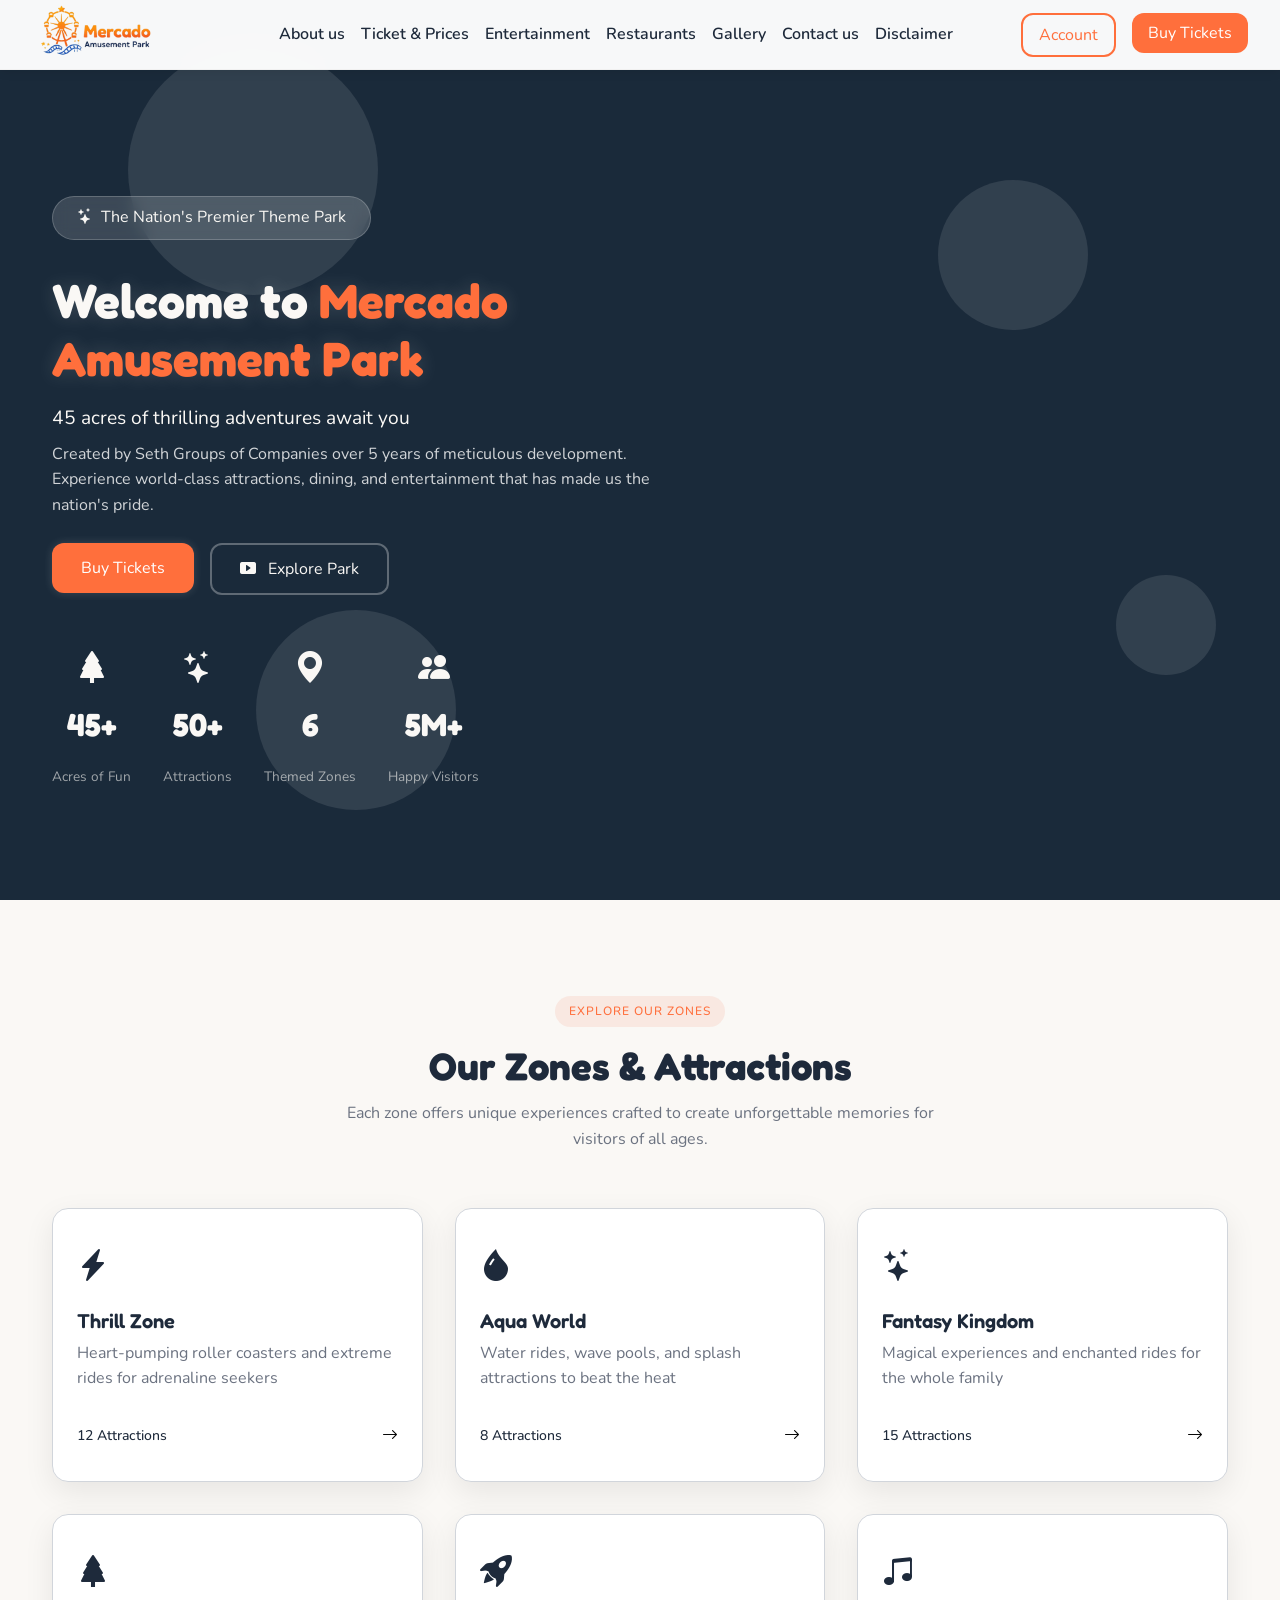
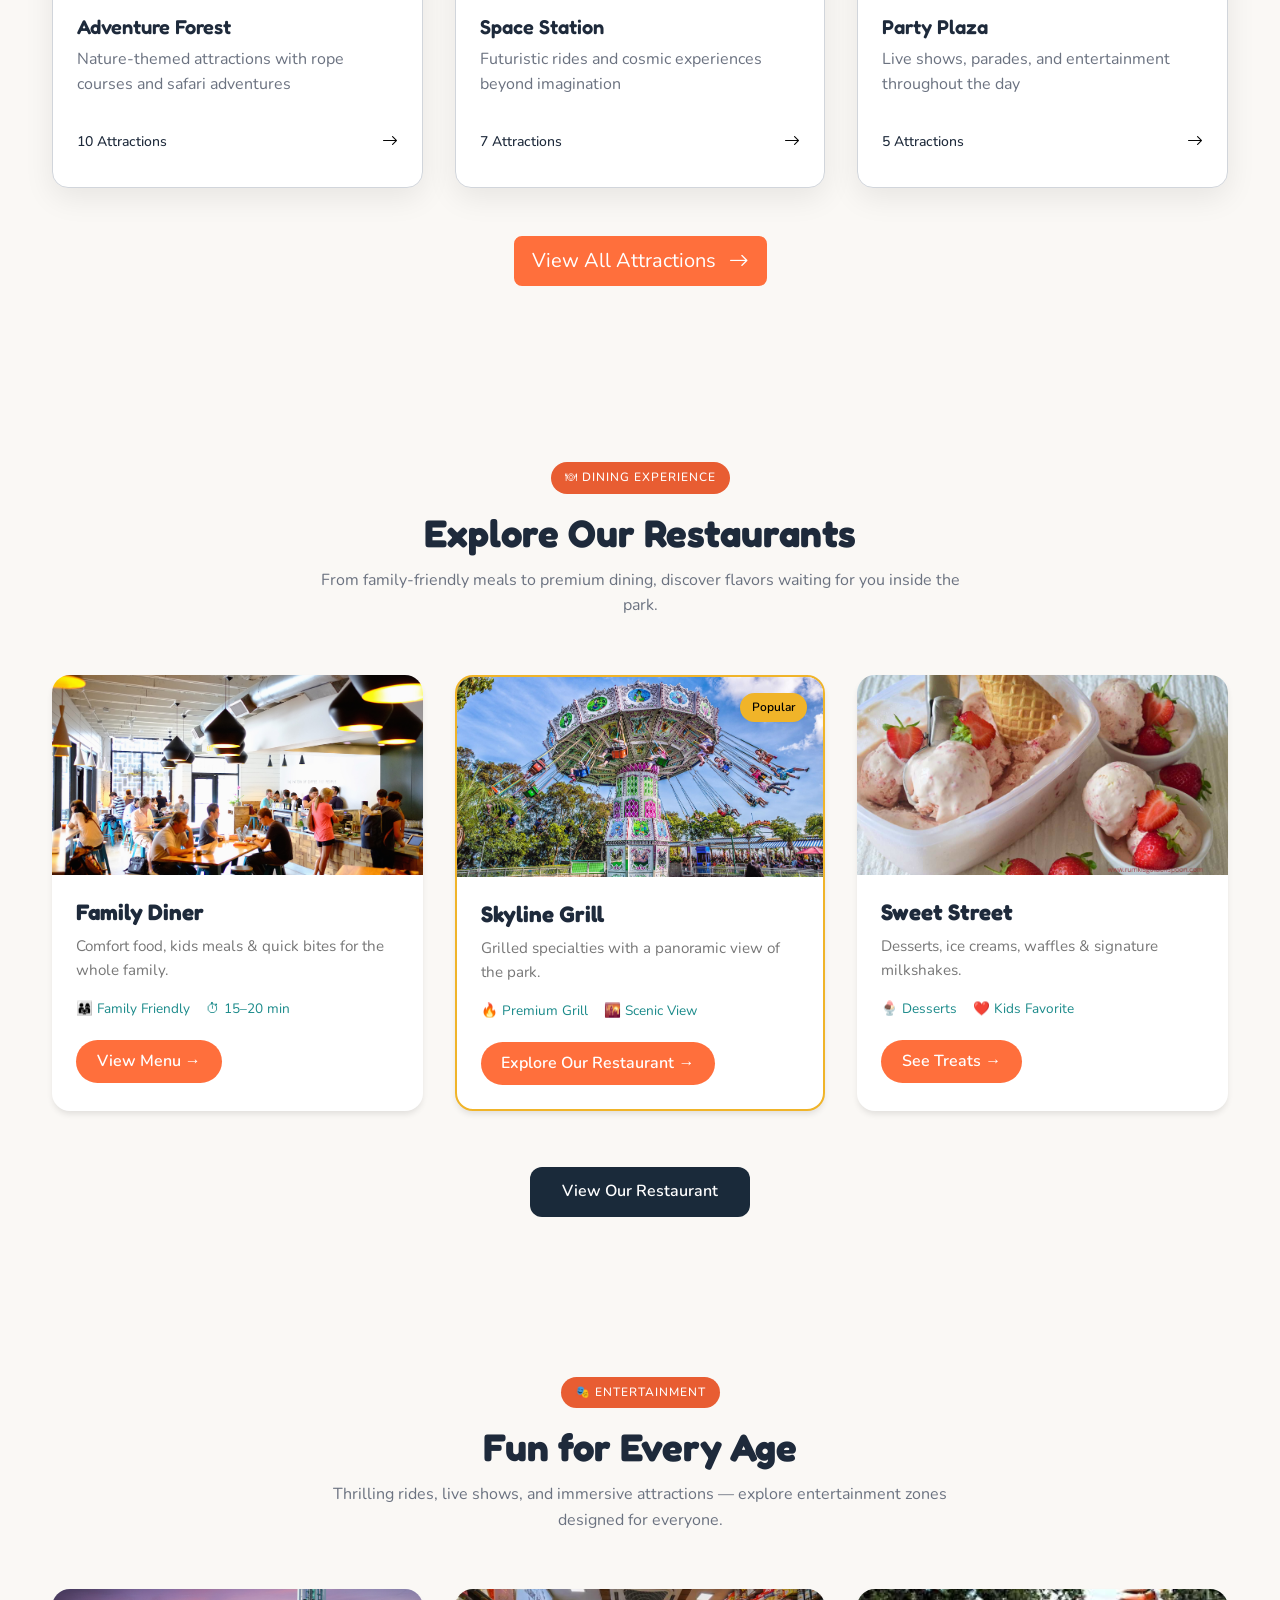
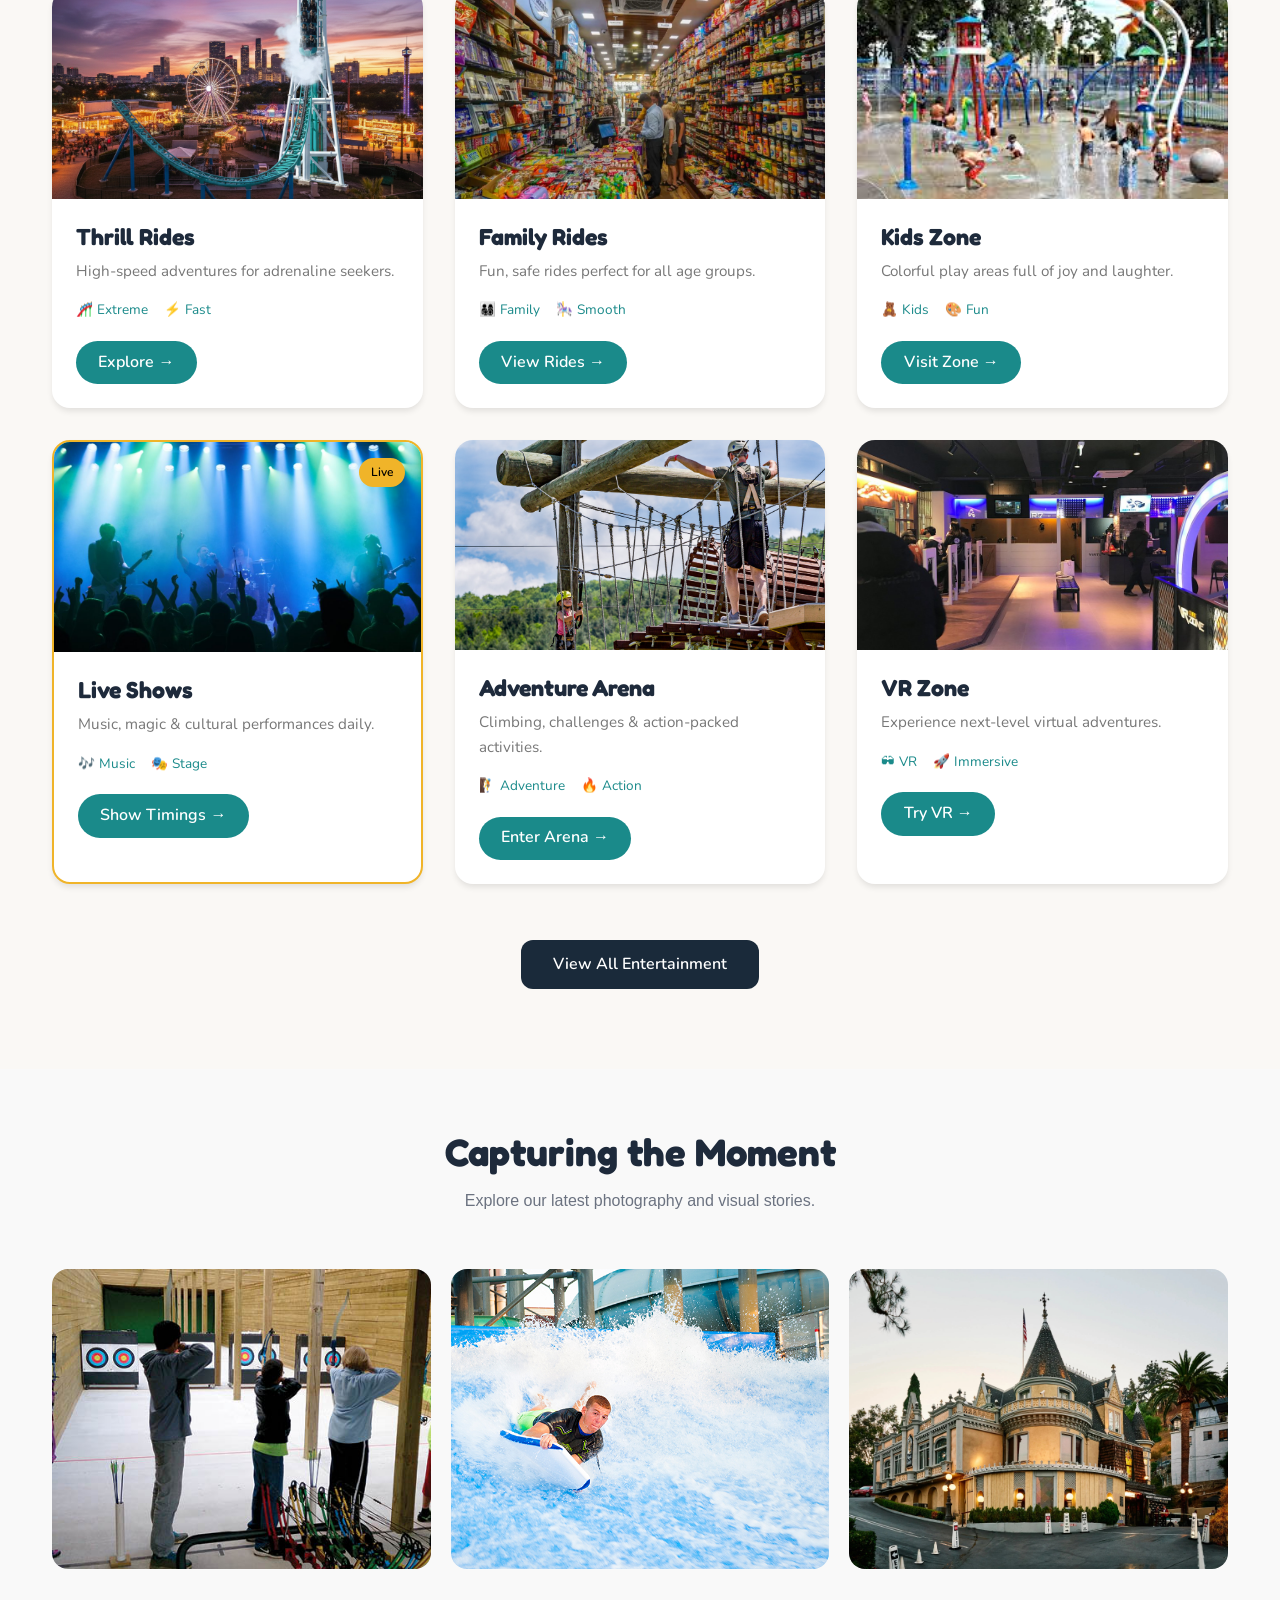
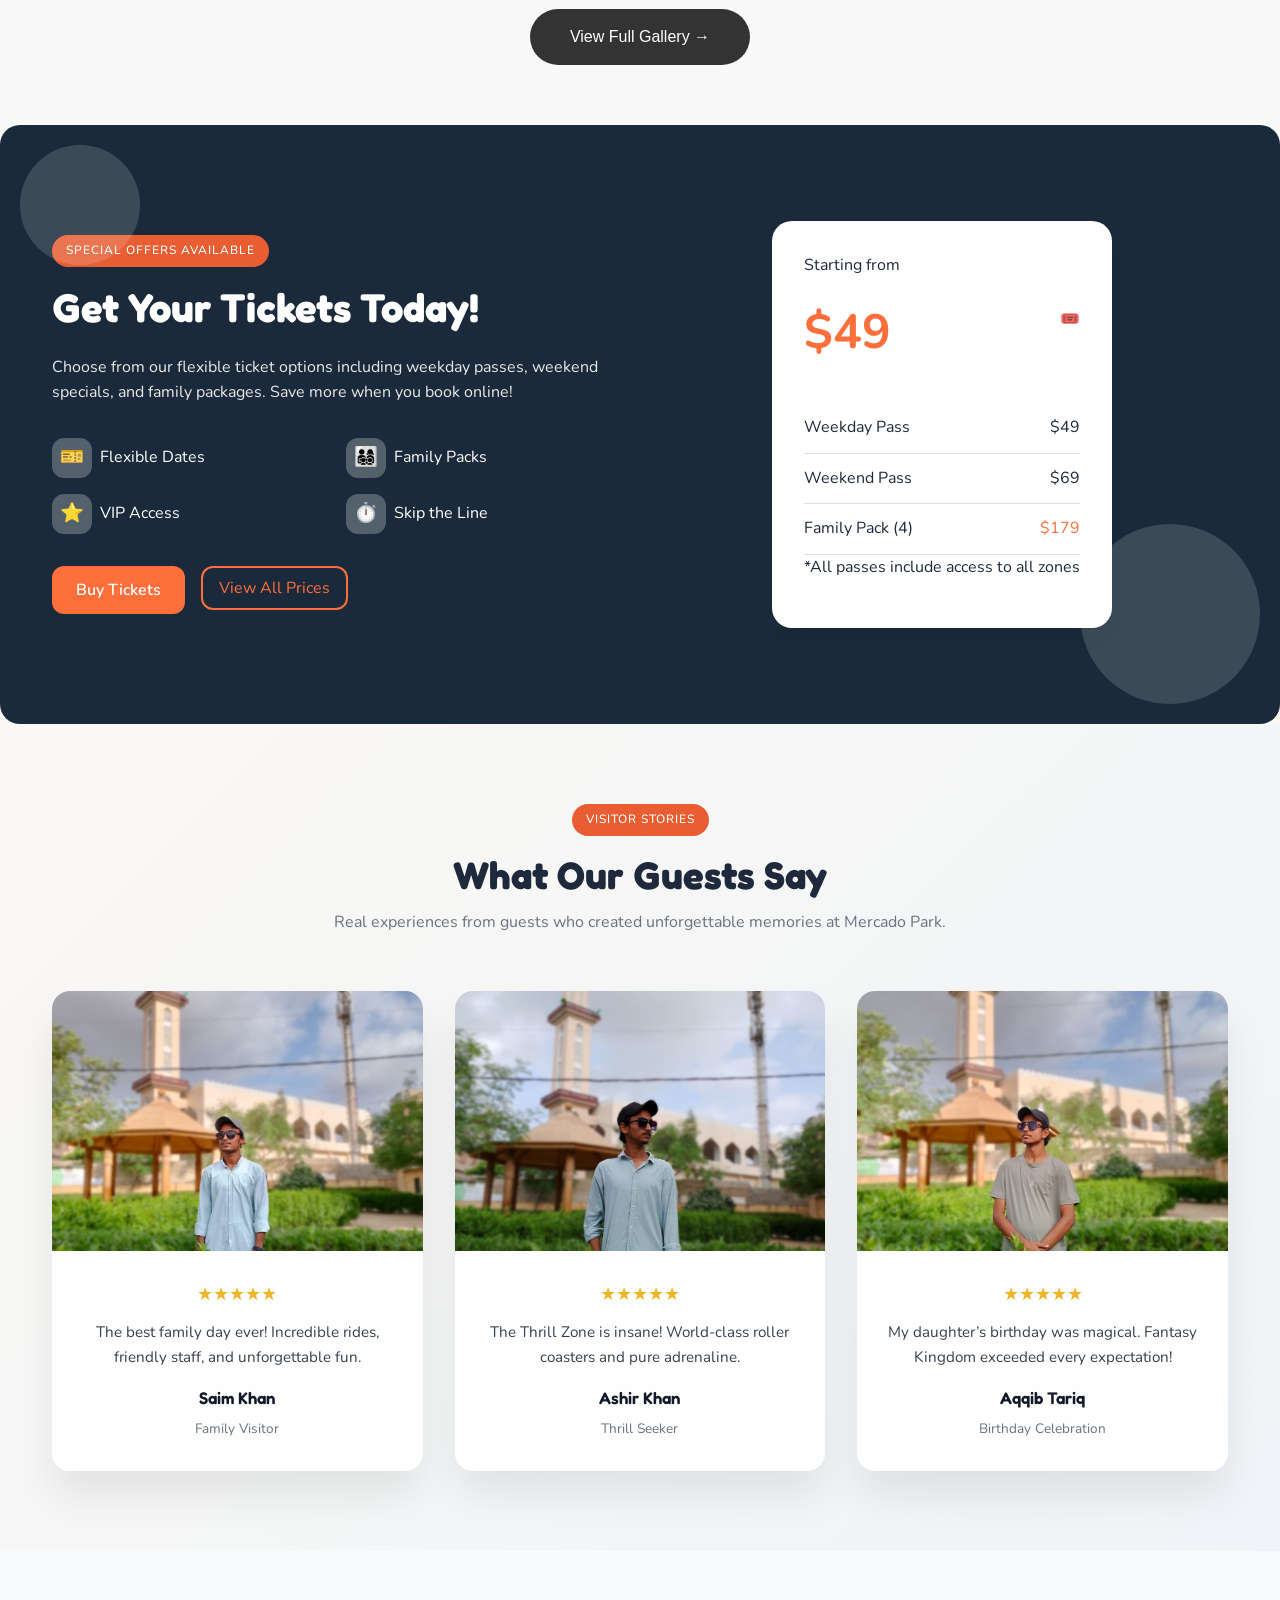
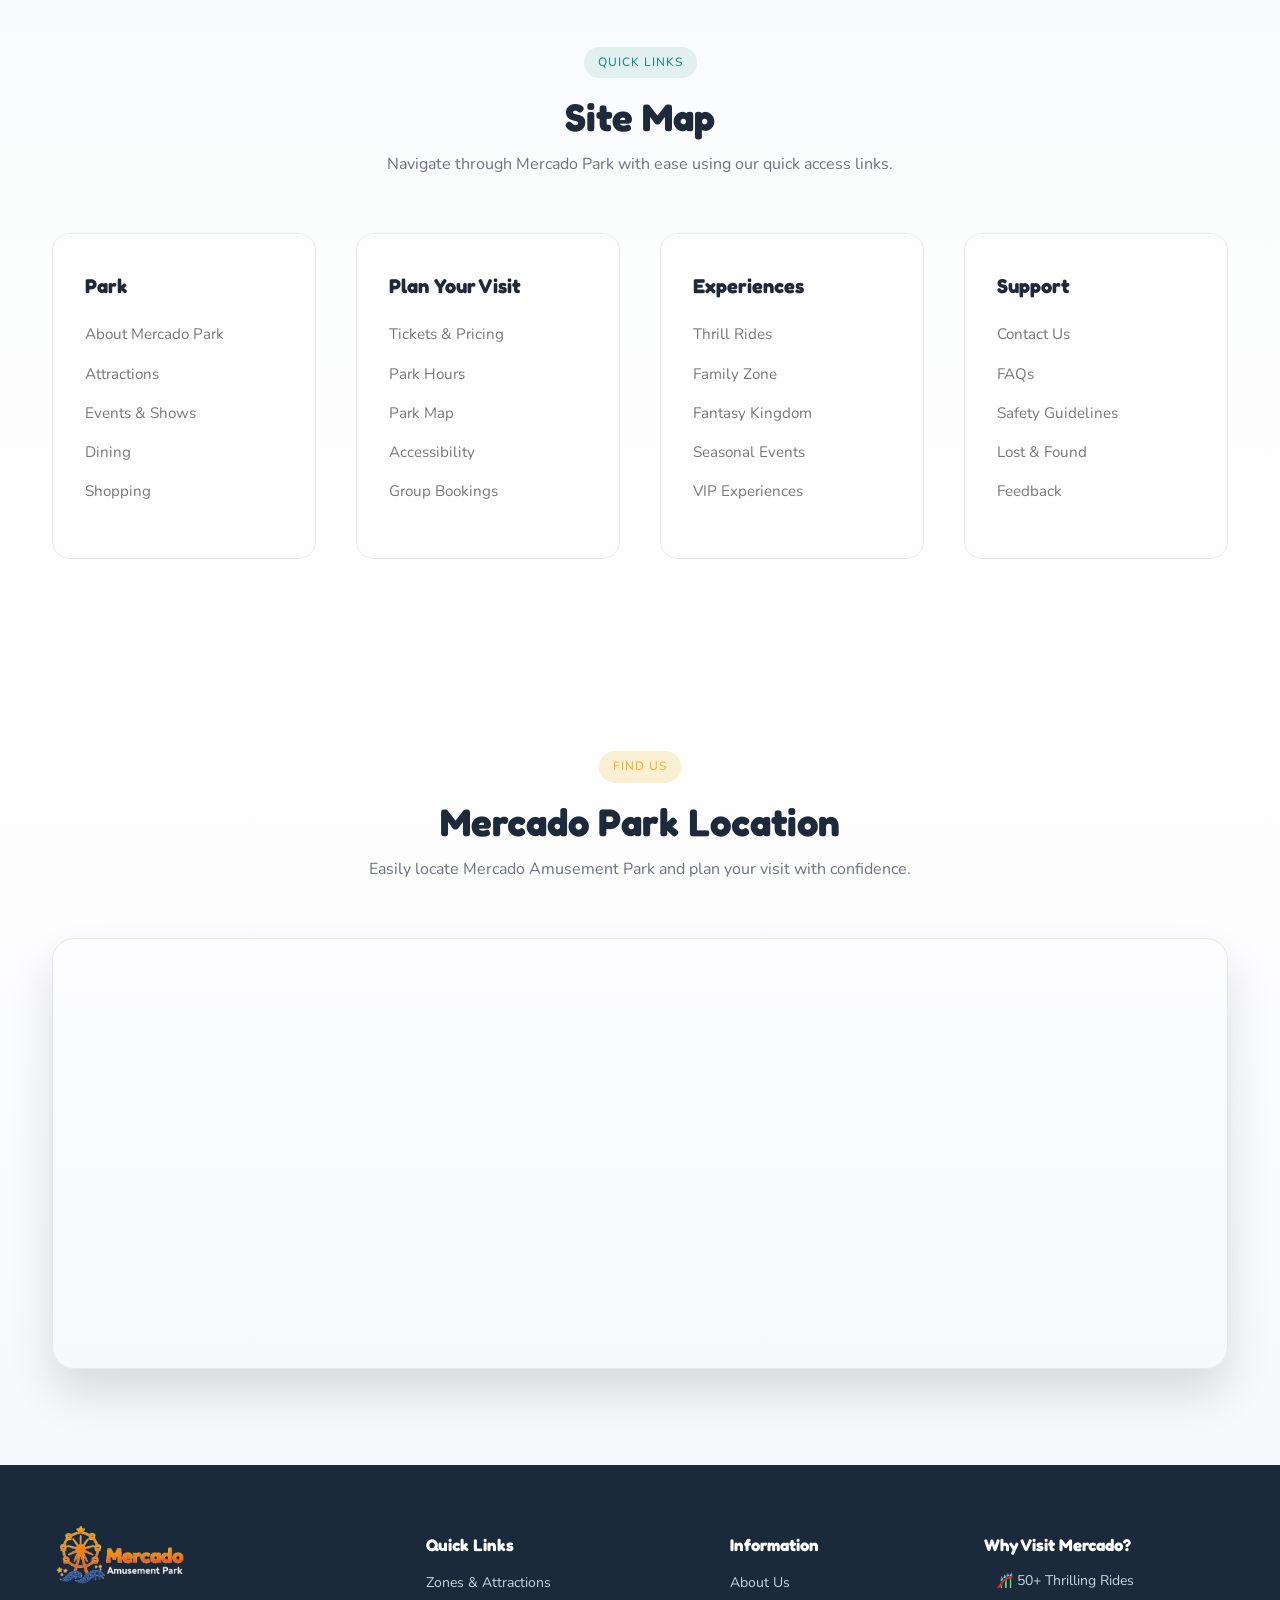
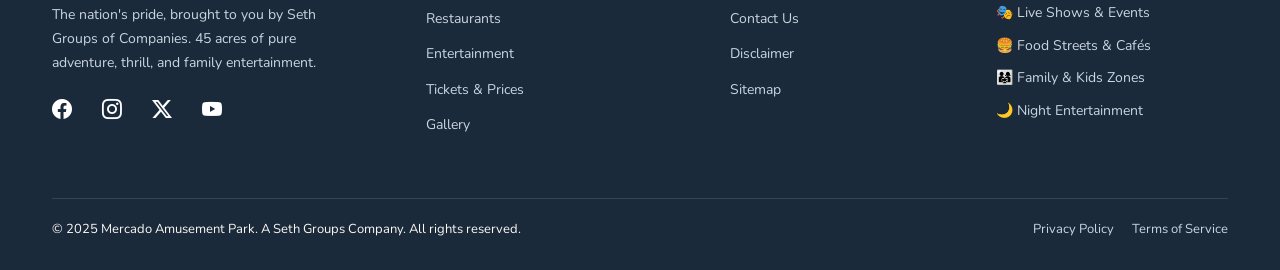
<file: index.html>
<!DOCTYPE html>
<html lang="en">

<head>
  <meta charset="UTF-8" />
  <meta name="viewport" content="width=device-width, initial-scale=1.0" />
  <title>Mercado Amusement Park</title>
  <link href="https://cdn.jsdelivr.net/npm/bootstrap-icons@1.11.1/font/bootstrap-icons.css" rel="stylesheet" />
  <link href="https://cdn.jsdelivr.net/npm/bootstrap@5.3.2/dist/css/bootstrap.min.css" rel="stylesheet" />
  <link rel="icon" type="image/png" sizes="32x32" href="./Assets/Gallery,Attractions,Logo/favicon-32x32.png">
  <link rel="stylesheet" href="./Pages/style.css" />
</head>

<body>
  <nav class="nav-bar container-fluid ">
    <div class="d-flex align-items-center justify-content-between w-100">
      <a href="./index.html" class="logo-navbar fw-bold"><img src="./Assets/Gallery,Attractions,Logo/Logo Of Nav.png"
          alt="" class="img-fluid"></a>
      <div class="hamburger d-lg-none" id="hamburger">
        <span></span>
        <span></span>
        <span></span>
      </div>
      <ul class="nav-items justify-content-center gap-3 d-none d-lg-flex m-0 pe-5">
        <li><a href="./Pages/about.html">About us</a></li>
        <li><a href="./Pages/tickets.html">Ticket & Prices</a></li>
        <li><a href="./Pages/entertainment.html">Entertainment</a></li>
        <li><a href="./Pages/restaurant.html">Restaurants</a></li>
        <li><a href="./Pages/gallery.html">Gallery</a></li>
        <li><a href="./Pages/contact.html">Contact us</a></li>
        <li><a href="./Pages/disclaimer.html">Disclaimer</a></li>
      </ul>
      <div class="btn-navbar gap-3 d-none d-lg-flex">
        <button class="btn btn-login" data-bs-toggle="modal" data-bs-target="#loginModal">
          Account
        </button>
        <a href="./Pages/booking.html"><button class="btn btn-ticket">
            Buy Tickets
          </button></a>
      </div>
    </div>
    <div class="mobile-menu" id="mobileMenu">
      <button class="btn-close text-white mb-4" id="closeMenu"></button>
      <ul class="flex-column d-flex gap-3">
        <li><a href="./Pages/about.html">About us</a></li>
        <li><a href="./Pages/tickets.html">Ticket & Prices</a></li>
        <li><a href="./Pages/entertainment.html">Entertainment</a></li>
        <li><a href="./Pages/restaurant.html">Restaurants</a></li>
        <li><a href="./Pages/gallery.html">Gallery</a></li>
        <li><a href="./Pages/contact.html">Contact us</a></li>
        <li><a href="./Pages/disclaimer.html">Disclaimer</a></li>
        <li>
          <button class="btn btn-login w-100 mb-2" data-bs-toggle="modal" data-bs-target="#loginModal">
            Account
          </button>
        </li>
        <li>
          <a href="./Pages/booking.html"><button class="btn btn-ticket w-100">
              Buy Tickets
            </button></a>
        </li>
      </ul>
    </div>
    <div class="overlay" id="overlay"></div>
  </nav>
  <div class="modal fade" id="loginModal">
    <div class="modal-dialog modal-dialog-centered">
      <div class="modal-content p-3">
        <div class="modal-header">
          <h5 class="modal-title">Login to Your Account</h5>
          <button class="btn-close" data-bs-dismiss="modal"></button>
        </div>
        <div class="modal-body">
          <form>
            <label>Full Name</label>
            <input type="text" id="loginName" class="form-control mb-3" placeholder="Enter your name" required>

            <label>Email Address</label>
            <input type="email" id="loginEmail" class="form-control mb-3" placeholder="Enter email" required>

            <label>Password</label>
            <input type="password" id="loginPassword" class="form-control mb-3" placeholder="Enter password" required>

            <button type="button" class="btn btn-ticket w-100" onclick="login()">Login</button>
          </form>
          <div class="text-center mt-3">
            <small>Don't have an account?
              <a href="#" data-bs-dismiss="modal" data-bs-toggle="modal" data-bs-target="#signupModal">Create One</a>
            </small>
          </div>
        </div>
      </div>
    </div>
  </div>
  <div class="modal fade" id="signupModal">
    <div class="modal-dialog modal-dialog-centered">
      <div class="modal-content p-3">
        <div class="modal-header">
          <h5 class="modal-title">Create Your Account</h5>
          <button class="btn-close" data-bs-dismiss="modal"></button>
        </div>
        <div class="modal-body">
          <form>
            <input type="text" id="fullName" class="form-control mb-3" placeholder="Full name" required>
            <input type="email" id="signupEmail" class="form-control mb-3" placeholder="Email" required>
            <input type="tel" id="phone" class="form-control mb-3" placeholder="Phone Number" required>
            <input type="password" id="signupPassword" class="form-control mb-3" placeholder="Password" required>
            <input type="password" id="confirmPassword" class="form-control mb-3" placeholder="Confirm password"
              required>
            <button type="button" class="btn btn-ticket w-100" onclick="signup()">Create Account</button>
          </form>
        </div>
      </div>
    </div>
  </div>
  <section class="hero">
    <div class="hero-bg">
      <div class="hero-circle circle1"></div>
      <div class="hero-circle circle2"></div>
      <div class="hero-circle circle3"></div>
      <div class="hero-circle circle4"></div>
    </div>
    <div class="container">
      <div class="hero-row">
        <div class="hero-content">
          <div class="hero-badge mb-3 animate-fade-up delay-1">
            <i class="bi bi-stars"></i>
            <span>The Nation's Premier Theme Park</span>
          </div>
          <h1 class="animate-fade-up delay-2">Welcome to <span>Mercado Amusement Park <span></h1>
          <p class="hero-subtitle animate-fade-up delay-3">
            45 acres of thrilling adventures await you
          </p>
          <p class="hero-description animate-fade-up delay-4">
            Created by Seth Groups of Companies over 5 years of meticulous development. Experience
            world-class attractions, dining, and entertainment that has made us the nation's
            pride.
          </p>
          <div class="hero-buttons animate-fade-up delay-5">
            <a href="./Pages/booking.html"><button class="btn btn-hero btn-xl" data-bs-toggle="modal"
                data-bs-target="#ticketModal">
                Buy Tickets
              </button></a>
            <a href="./Pages/attractions.html" class="btn btn-outline btn-xl">
              <i class="bi bi-play-btn-fill me-2"></i> Explore Park
            </a>
          </div>
          <div class="hero-stats mt-5">
            <div class="stat animate-fade-up delay-6">
              <i class="bi bi-tree-fill stat-icon primary"></i>
              <p class="stat-value primary">45+</p>
              <p class="stat-label">Acres of Fun</p>
            </div>
            <div class="stat animate-fade-up delay-7">
              <i class="bi bi-stars stat-icon accent"></i>
              <p class="stat-value accent">50+</p>
              <p class="stat-label">Attractions</p>
            </div>
            <div class="stat animate-fade-up delay-8">
              <i class="bi bi-geo-alt-fill stat-icon secondary"></i>
              <p class="stat-value secondary">6</p>
              <p class="stat-label">Themed Zones</p>
            </div>
            <div class="stat animate-fade-up delay-9">
              <i class="bi bi-people-fill stat-icon primary"></i>
              <p class="stat-value primary">5M+</p>
              <p class="stat-label">Happy Visitors</p>
            </div>
          </div>
        </div>
      </div>
    </div>
  </section>
  <section class="featured-zones">
    <div class="container">
      <div class="section-header">
        <span class="section-badge primary">Explore Our Zones</span>
        <h2 class="section-title">Our Zones & Attractions</h2>
        <p class="section-description">
          Each zone offers unique experiences crafted to create unforgettable memories for
          visitors of all ages.
        </p>
      </div>
      <div class="grid grid-3">
        <div class="zone-card animate-fade-up delay-1">
          <div class="card-icon primary">
            <i class="bi bi-lightning-charge-fill"></i>
          </div>
          <h3 class="card-title">Thrill Zone</h3>
          <p class="card-text">
            Heart-pumping roller coasters and extreme rides for adrenaline seekers
          </p>
          <div class="zone-card-footer">
            <span>12 Attractions</span>
            <a href="./Pages/attractions.html"> <i class="bi bi-arrow-right"></i></a>
          </div>
        </div>
        <div class="zone-card animate-fade-up delay-2">
          <div class="card-icon secondary">
            <i class="bi bi-droplet-fill"></i>
          </div>
          <h3 class="card-title">Aqua World</h3>
          <p class="card-text">
            Water rides, wave pools, and splash attractions to beat the heat
          </p>
          <div class="zone-card-footer">
            <span>8 Attractions</span>
            <a href="./Pages/attractions.html"><i class="bi bi-arrow-right"></i></a>
          </div>
        </div>

        <div class="zone-card animate-fade-up delay-3">
          <div class="card-icon accent">
            <i class="bi bi-stars"></i>
          </div>
          <h3 class="card-title">Fantasy Kingdom</h3>
          <p class="card-text">Magical experiences and enchanted rides for the whole family</p>
          <div class="zone-card-footer">
            <span>15 Attractions</span>
            <a href="./Pages/attractions.html"><i class="bi bi-arrow-right"></i></a>
          </div>
        </div>

        <div class="zone-card animate-fade-up delay-4">
          <div class="card-icon secondary">
            <i class="bi bi-tree-fill"></i>
          </div>
          <h3 class="card-title">Adventure Forest</h3>
          <p class="card-text">
            Nature-themed attractions with rope courses and safari adventures
          </p>
          <div class="zone-card-footer">
            <span>10 Attractions</span>
            <a href="./Pages/attractions.html"><i class="bi bi-arrow-right"></i></a>
          </div>
        </div>

        <div class="zone-card animate-fade-up delay-5">
          <div class="card-icon primary">
            <i class="bi bi-rocket-takeoff-fill"></i>
          </div>
          <h3 class="card-title">Space Station</h3>
          <p class="card-text">Futuristic rides and cosmic experiences beyond imagination</p>
          <div class="zone-card-footer">
            <span>7 Attractions</span>
            <a href="./Pages/attractions.html"><i class="bi bi-arrow-right"></i></a>
          </div>
        </div>

        <div class="zone-card animate-fade-up delay-6">
          <div class="card-icon accent">
            <i class="bi bi-music-note-beamed"></i>
          </div>
          <h3 class="card-title">Party Plaza</h3>
          <p class="card-text">Live shows, parades, and entertainment throughout the day</p>
          <div class="zone-card-footer">
            <span>5 Attractions</span>
            <a href="./Pages/attractions.html"><i class="bi bi-arrow-right"></i></a>
          </div>
        </div>
      </div>

      <div class="text-center mt-5">
        <a href="./Pages/attractions.html" class="btn btn-primary btn-lg btn-attactions">
          View All Attractions <i class="bi bi-arrow-right ms-2"></i>
        </a>
      </div>
    </div>
  </section>
  <section class="restaurants-section" id="restaurants">
    <div class="container">
      <div class="section-header">
        <span class="section-badge">🍽 Dining Experience</span>
        <h2>Explore Our Restaurants</h2>
        <p>
          From family-friendly meals to premium dining, discover flavors
          waiting for you inside the park.
        </p>
      </div>
      <div class="restaurant-grid">
        <article class="restaurant-card">
          <img src="./Assets/Restaurant,menu/3..jpg" alt="Family Diner">
          <div class="restaurant-content">
            <h3>Family Diner</h3>
            <p>Comfort food, kids meals & quick bites for the whole family.</p>
            <div class="restaurant-meta">
              <span>👨‍👩‍👧 Family Friendly</span>
              <span>⏱ 15–20 min</span>
            </div>
            <a href="./Pages/menu.html" class="restaurant-btn">
              View Menu →
            </a>
          </div>
        </article>
        <article class="restaurant-card featured">
          <img src="./Assets/Gallery,Attractions,Logo/Thrill Zone 1.jpg" alt="Skyline Grill">
          <div class="restaurant-content">
            <span class="featured-badge">Popular</span>
            <h3>Skyline Grill</h3>
            <p>Grilled specialties with a panoramic view of the park.</p>

            <div class="restaurant-meta">
              <span>🔥 Premium Grill</span>
              <span>🌇 Scenic View</span>
            </div>
            <a href="./Pages/restaurant.html" class="restaurant-btn">
              Explore Our Restaurant →
            </a>
          </div>
        </article>
        <article class="restaurant-card">
          <img src="./Assets/Gallery,Attractions,Logo/Ice Cream.jpg" alt="Sweet Street">
          <div class="restaurant-content">
            <h3>Sweet Street</h3>
            <p>Desserts, ice creams, waffles & signature milkshakes.</p>
            <div class="restaurant-meta">
              <span>🍨 Desserts</span>
              <span>❤️ Kids Favorite</span>
            </div>
            <a href="./Pages/menu.html" class="restaurant-btn">
              See Treats →
            </a>
          </div>
        </article>
      </div>
      <div class="restaurants-footer">
        <a href="./Pages/restaurant.html" class="view-all-btn">
          View Our Restaurant
        </a>
      </div>

    </div>
  </section>
  <section class="entertainment-section" id="entertainment">
    <div class="container">
      <div class="section-header">
        <span class="section-badge">🎭 Entertainment</span>
        <h2>Fun for Every Age</h2>
        <p>
          Thrilling rides, live shows, and immersive attractions —
          explore entertainment zones designed for everyone.
        </p>
      </div>
      <div class="entertainment-grid">
        <article class="entertainment-card">
          <img src="./Assets/Gallery,Attractions,Logo/Thril Zone 2.png" alt="Thrill Rides">
          <div class="entertainment-content">
            <h3>Thrill Rides</h3>
            <p>High-speed adventures for adrenaline seekers.</p>
            <div class="entertainment-meta">
              <span>🎢 Extreme</span>
              <span>⚡ Fast</span>
            </div>
            <a href="./Pages/entertainment.html" class="entertainment-btn">Explore →</a>
          </div>
        </article>
        <article class="entertainment-card">
          <img src="./Assets/Gallery,Attractions,Logo/Fantsay Kindogm 15.webp" alt="Family Rides">
          <div class="entertainment-content">
            <h3>Family Rides</h3>
            <p>Fun, safe rides perfect for all age groups.</p>
            <div class="entertainment-meta">
              <span>👨‍👩‍👧‍👦 Family</span>
              <span>🎠 Smooth</span>
            </div>
            <a href="./Pages/entertainment.html" class="entertainment-btn">View Rides →</a>
          </div>
        </article>
        <article class="entertainment-card">
          <img src="./Assets/Gallery,Attractions,Logo/Aqua World 4.jpeg" alt="Kids Zone">
          <div class="entertainment-content">
            <h3>Kids Zone</h3>
            <p>Colorful play areas full of joy and laughter.</p>
            <div class="entertainment-meta">
              <span>🧸 Kids</span>
              <span>🎨 Fun</span>
            </div>
            <a href="./Pages/entertainment.html" class="entertainment-btn">Visit Zone →</a>
          </div>
        </article>
        <article class="entertainment-card featured">
          <img src="./Assets/Gallery,Attractions,Logo/Live show.jpg" alt="Live Shows">
          <div class="entertainment-content">
            <span class="featured-badge">Live</span>
            <h3>Live Shows</h3>
            <p>Music, magic & cultural performances daily.</p>
            <div class="entertainment-meta">
              <span>🎶 Music</span>
              <span>🎭 Stage</span>
            </div>
            <a href="./Pages/entertainment.html" class="entertainment-btn">Show Timings →</a>
          </div>
        </article>
        <article class="entertainment-card">
          <img src="./Assets/Gallery,Attractions,Logo/ADVENTURE FOREST – Attractions-2.webp" alt="Adventure Arena">
          <div class="entertainment-content">
            <h3>Adventure Arena</h3>
            <p>Climbing, challenges & action-packed activities.</p>
            <div class="entertainment-meta">
              <span>🧗 Adventure</span>
              <span>🔥 Action</span>
            </div>
            <a href="./Pages/entertainment.html" class="entertainment-btn">Enter Arena →</a>
          </div>
        </article>
        <article class="entertainment-card">
          <img src="./Assets/Gallery,Attractions,Logo/Vr.jpg" alt="VR Zone">
          <div class="entertainment-content">
            <h3>VR Zone</h3>
            <p>Experience next-level virtual adventures.</p>
            <div class="entertainment-meta">
              <span>🕶 VR</span>
              <span>🚀 Immersive</span>
            </div>
            <a href="./Pages/entertainment.html" class="entertainment-btn">Try VR →</a>
          </div>
        </article>
      </div>
      <div class="entertainment-footer">
        <a href="./Pages/entertainment.html" class="view-all-btn">
          View All Entertainment
        </a>
      </div>
    </div>
  </section>
  <section class="gallery-preview">
    <div class="container">
      <div class="section-header">
        <h2>Capturing the Moment</h2>
        <p>Explore our latest photography and visual stories.</p>
      </div>
      <div class="gallery-grid">
        <div class="gallery-item">
          <img src="./Assets/Gallery,Attractions,Logo/ADVENTURE FOREST – Attractions-8.jpg" alt="Landscape">
          <div class="overlay"><span>Landscapes</span></div>
        </div>
        <div class="gallery-item">
          <img src="./Assets/Gallery,Attractions,Logo/PARTY PLAZA – Attractions-3.jpg" alt="Portrait">
          <div class="overlay"><span>Portraits</span></div>
        </div>
        <div class="gallery-item">
          <img src="./Assets/Gallery,Attractions,Logo/Fantsay Kindogm 3.jpg" alt="Events">
          <div class="overlay"><span>Events</span></div>
        </div>
      </div>
      <div class="cta-wrapper">
        <a href="./Pages/gallery.html" class="gallery-btn">View Full Gallery &rarr;</a>
      </div>
    </div>
  </section>
  <section class="tickets-cta">
    <div class="decorative-circle"></div>
    <div class="decorative-circle"></div>

    <div class="container">
      <div class="grid grid-2" style="align-items: center">
        <div class="tickets-cta-content">
          <span class="section-badge">Special Offers Available</span>
          <h2>Get Your Tickets Today!</h2>
          <p>
            Choose from our flexible ticket options including weekday passes, weekend specials,
            and family packages. Save more when you book online!
          </p>
          <div class="tickets-features">
            <div class="tickets-feature">
              <div class="tickets-feature-icon">🎫</div>
              <span>Flexible Dates</span>
            </div>
            <div class="tickets-feature">
              <div class="tickets-feature-icon">👨‍👩‍👧‍👦</div>
              <span>Family Packs</span>
            </div>
            <div class="tickets-feature">
              <div class="tickets-feature-icon">⭐</div>
              <span>VIP Access</span>
            </div>
            <div class="tickets-feature">
              <div class="tickets-feature-icon">⏱️</div>
              <span>Skip the Line</span>
            </div>
          </div>
          <div class="btn-navbar gap-3 d-flex">
            <a href="./Pages/booking.html"><button class="btn btn-ticket-2" data-bs-toggle="modal"
                data-bs-target="#ticketModal">
                Buy Tickets
              </button></a>
            <a href="./Pages/tickets.html"><button class="btn btn-login">View All Prices</button></a>
          </div>
        </div>
        <div class="ticket-card">
          <div class="ticket-card-header">
            <div>
              <p class="ticket-price-label">Starting from</p>
              <p class="ticket-price">$49</p>
            </div>
            <div class="ticket-icon">🎟️</div>
          </div>

          <div class="ticket-options">
            <div class="ticket-option"><span>Weekday Pass</span><span>$49</span></div>
            <div class="ticket-option"><span>Weekend Pass</span><span>$69</span></div>
            <div class="ticket-option">
              <span>Family Pack (4)</span><span class="highlight">$179</span>
            </div>
          </div>
          <p class="ticket-note">*All passes include access to all zones</p>
        </div>
      </div>
    </div>
  </section>
  <section class="testimonials-modern">
    <div class="container">
      <div class="section-header">
        <span class="section-badge">Visitor Stories</span>
        <h2>What Our Guests Say</h2>
        <p>
          Real experiences from guests who created unforgettable memories at Mercado Park.
        </p>
      </div>

      <div class="testimonial-grid">
        <!-- Card 1 -->
        <div class="testimonial-card">
          <img src="./Assets/Gallery,Attractions,Logo/saim.jpeg" alt="Sarah Johnson">
          <div class="testimonial-content">
            <div class="stars">★★★★★</div>
            <p>
              The best family day ever! Incredible rides, friendly staff, and unforgettable fun.
            </p>
            <h4>Saim Khan</h4>
            <span>Family Visitor</span>
          </div>
        </div>

        <!-- Card 2 -->
        <div class="testimonial-card">
          <img src="./Assets/Gallery,Attractions,Logo/Ashir.jpeg" alt="Mike Chen">
          <div class="testimonial-content">
            <div class="stars">★★★★★</div>
            <p>
              The Thrill Zone is insane! World-class roller coasters and pure adrenaline.
            </p>
            <h4>Ashir Khan</h4>
            <span>Thrill Seeker</span>
          </div>
        </div>

        <!-- Card 3 -->
        <div class="testimonial-card">
          <img src="./Assets/Gallery,Attractions,Logo/Aqib.jpeg" alt="Emma Williams">
          <div class="testimonial-content">
            <div class="stars">★★★★★</div>
            <p>
              My daughter’s birthday was magical. Fantasy Kingdom exceeded every expectation!
            </p>
            <h4>Aqqib Tariq</h4>
            <span>Birthday Celebration</span>
          </div>
        </div>
      </div>
    </div>
  </section>
  <section class="sitemap-section">
    <div class="container">
      <div class="section-header text-center">
        <span class="section-badge secondary">Quick Links</span>
        <h2 class="section-title">Site Map</h2>
        <p class="section-description">
          Navigate through Mercado Park with ease using our quick access links.
        </p>
      </div>
      <div class="sitemap-grid">
        <div class="sitemap-card">
          <h3>Park</h3>
          <ul>
            <li><a href="./Pages/about.html">About Mercado Park</a></li>
            <li><a href="./Pages/Attractions.html">Attractions</a></li>
            <li><a href="./Pages/entertainment.html">Events & Shows</a></li>
            <li><a href="./Pages/restaurant.html">Dining</a></li>
            <li><a href="./Pages/tickets.html">Shopping</a></li>
          </ul>
        </div>
        <div class="sitemap-card">
          <h3>Plan Your Visit</h3>
          <ul>
            <li><a href="./Pages/tickets.html">Tickets & Pricing</a></li>
            <li><a href="./Pages/about.html">Park Hours</a></li>
            <li><a href="./Page/disclaimer.html">Park Map</a></li>
            <li><a href="./Pages/disclaimer.html">Accessibility</a></li>
            <li><a href="./Pages/tickets.html">Group Bookings</a></li>
          </ul>
        </div>
        <div class="sitemap-card">
          <h3>Experiences</h3>
          <ul>
            <li><a href="./Pages/attractions.html">Thrill Rides</a></li>
            <li><a href="./Pages/attractions.html">Family Zone</a></li>
            <li><a href="./Pages/attractions.html">Fantasy Kingdom</a></li>
            <li><a href="./Pages/entertainment.html">Seasonal Events</a></li>
            <li><a href="./Pages/tickets.html">VIP Experiences</a></li>
          </ul>
        </div>
        <div class="sitemap-card">
          <h3>Support</h3>
          <ul>
            <li><a href="./Pages/contact.html">Contact Us</a></li>
            <li><a href="./Pages/disclaimer.html">FAQs</a></li>
            <li><a href="./Pages/disclaimer.html">Safety Guidelines</a></li>
            <li><a href="./Pages/disclaimer.html">Lost & Found</a></li>
            <li><a href="./Pages/disclaimer.html">Feedback</a></li>
          </ul>
        </div>
      </div>
    </div>
  </section>
  <section class="location-map">
    <div class="container">
      <div class="section-header text-center">
        <span class="section-badge accent">Find Us</span>
        <h2 class="section-title">Mercado Park Location</h2>
        <p class="section-description">
          Easily locate Mercado Amusement Park and plan your visit with confidence.
        </p>
      </div>

      <div class="map-wrapper">
        <iframe src="https://www.google.com/maps?q=Mercado%20Amusement%20Park&output=embed" loading="lazy"
          referrerpolicy="no-referrer-when-downgrade">
        </iframe>
      </div>
    </div>
  </section>
  <footer class="footer">
    <div class="container">
      <div class="footer-grid">
        <div class="footer-brand">
          <a href="#" class="footer-logo">
            <img src="./Assets/Gallery,Attractions,Logo/Footer.png" alt="Mercado Park Logo">
          </a>

          <p class="footer-description">
            The nation's pride, brought to you by Seth Groups of Companies.
            45 acres of pure adventure, thrill, and family entertainment.
          </p>

          <div class="footer-social">
            <a href="https://www.facebook.com/" target="_blank"><i class="bi bi-facebook"></i></a>
            <a href="https://www.instagram.com/" target="_blank"><i class="bi bi-instagram"></i></a>
            <a href="https://www.x.com/" target="_blank"><i class="bi bi-twitter-x"></i></a>
            <a href="https://www.youtube.com/" target="_blank"><i class="bi bi-youtube"></i></a>
          </div>

        </div>
        <div>
          <h4 class="footer-h42">Quick Links</h4>
          <ul class="footer-links">
            <li><a href="./Pages/attractions.html">Zones & Attractions</a></li>
            <li><a href="./Pages/restaurant.html">Restaurants</a></li>
            <li><a href="./Pages/entertainment.html">Entertainment</a></li>
            <li><a href="./Pages/ticket&prices.html">Tickets & Prices</a></li>
            <li><a href="./Pages/gallery.html">Gallery</a></li>
          </ul>
        </div>
        <div>
          <h4 class="footer-h41">Information</h4>
          <ul class="footer-links">
            <li><a href="./Pages/about.html">About Us</a></li>
            <li><a href="./Pages/contact.html">Contact Us</a></li>
            <li><a href="./Pages/disclaimer.html">Disclaimer</a></li>
            <li><a href="/Pages/contact.html">Sitemap</a></li>
          </ul>
        </div>
        <div class="footer-highlights">
          <h4 class="footer-h43">Why Visit Mercado?</h4>
          <ul>
            <li>🎢 50+ Thrilling Rides</li>
            <li>🎭 Live Shows & Events</li>
            <li>🍔 Food Streets & Cafés</li>
            <li>👨‍👩‍👧 Family & Kids Zones</li>
            <li>🌙 Night Entertainment</li>
          </ul>
        </div>
      </div>
      <div class="footer-bottom">
        <p>© 2025 Mercado Amusement Park. A Seth Groups Company. All rights reserved.</p>
        <div class="footer-bottom-links">
          <a href="/Pages/disclaimer.html">Privacy Policy</a>
          <a href="/Pages/disclaimer.html">Terms of Service</a>
        </div>
      </div>
    </div>
  </footer>
  <script src="https://cdn.jsdelivr.net/npm/@popperjs/core@2.11.8/dist/umd/popper.min.js"
    integrity="sha384-I7E8VVD/ismYTF4hNIPjVp/Zjvgyol6VFvRkX/vR+Vc4jQkC+hVqc2pM8ODewa9r"
    crossorigin="anonymous"></script>
  <script src="https://cdn.jsdelivr.net/npm/bootstrap@5.3.8/dist/js/bootstrap.min.js"
    integrity="sha384-G/EV+4j2dNv+tEPo3++6LCgdCROaejBqfUeNjuKAiuXbjrxilcCdDz6ZAVfHWe1Y"
    crossorigin="anonymous"></script>
  <script src="./Pages/app.js"></script>
</body>

</html>
</file>
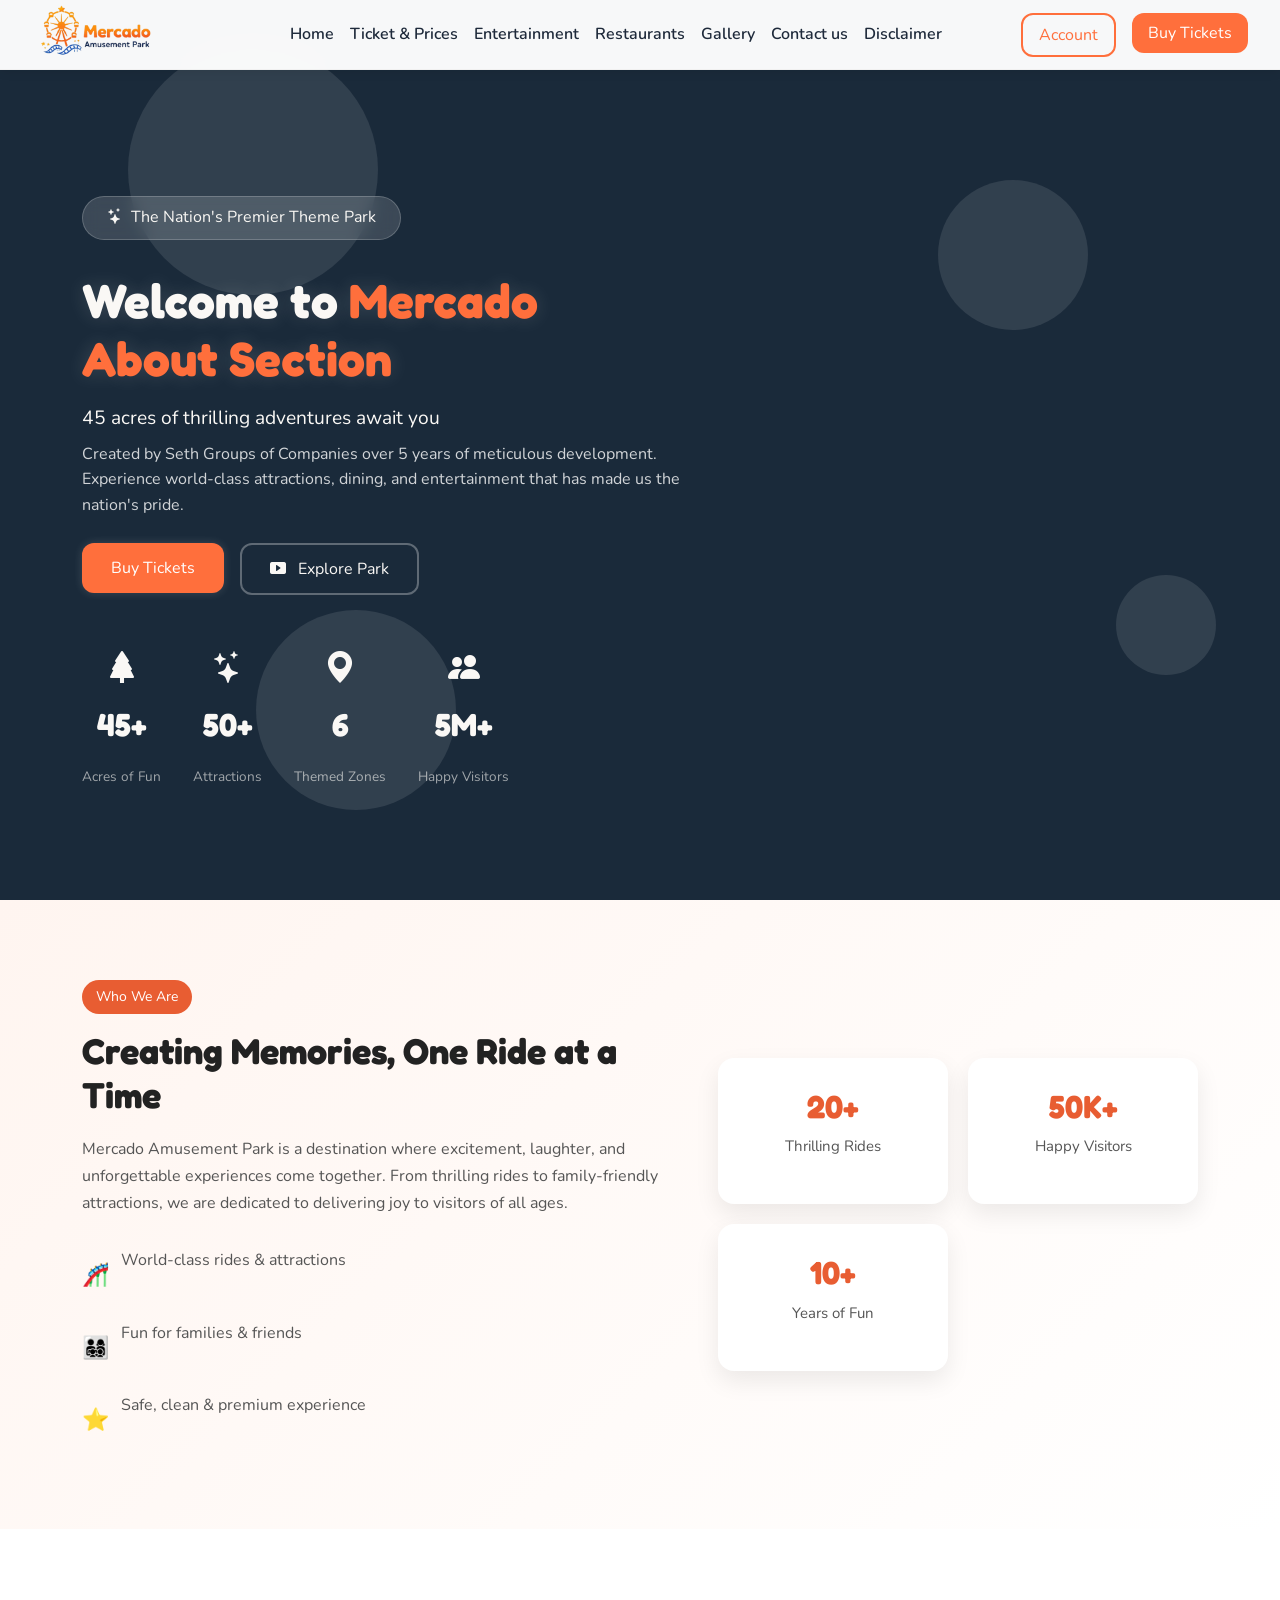
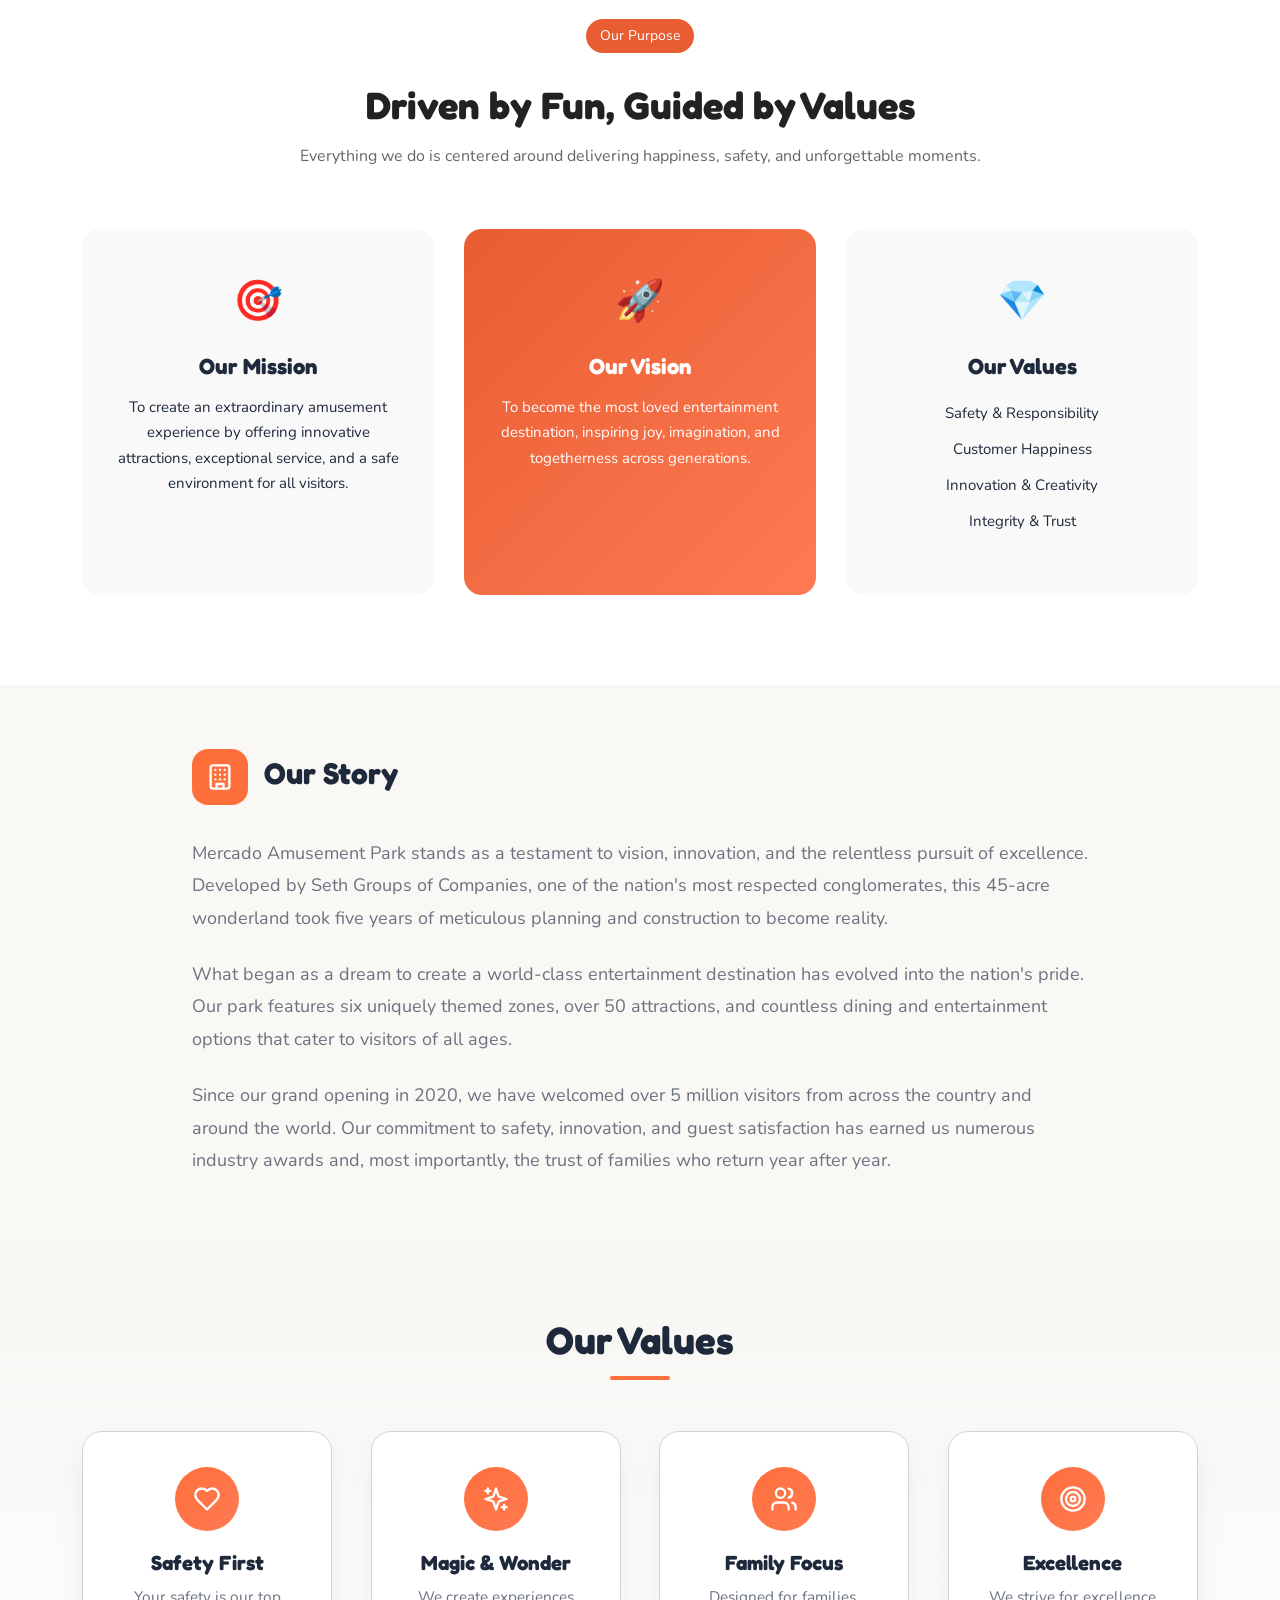
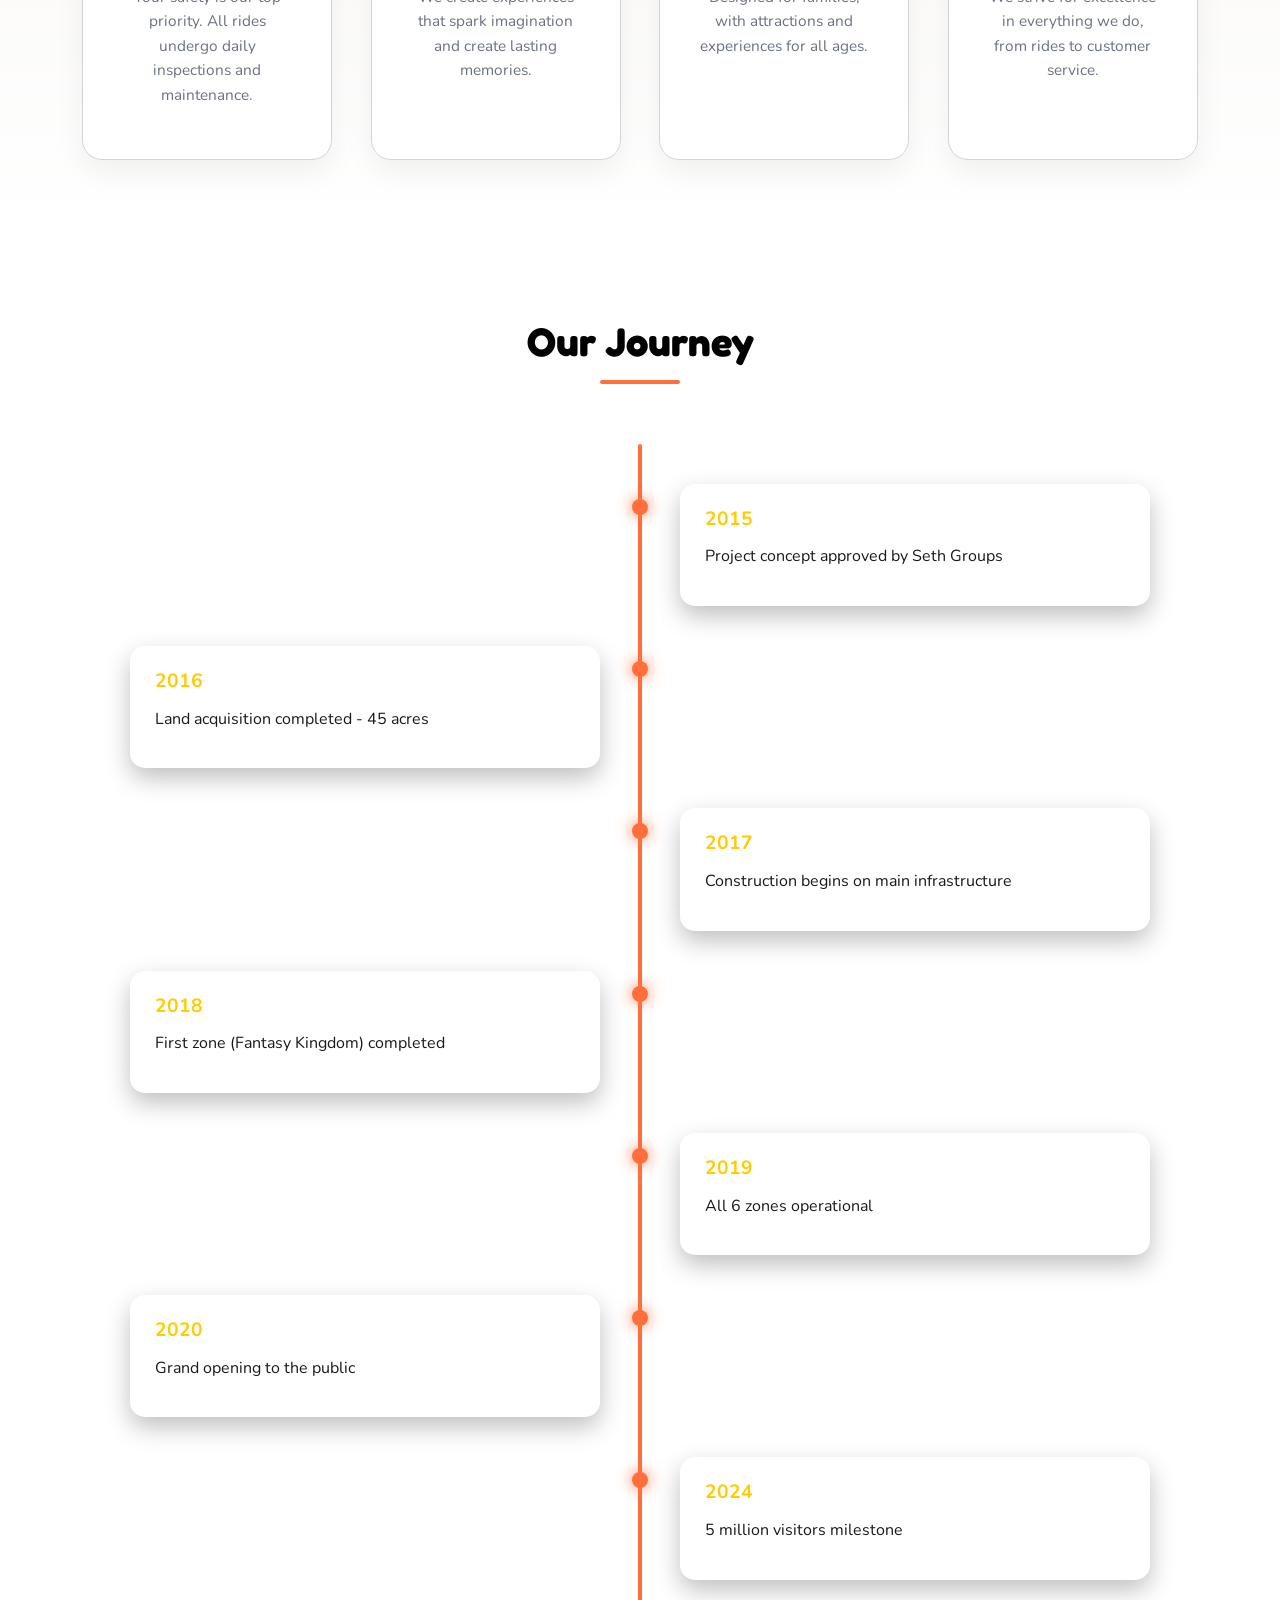
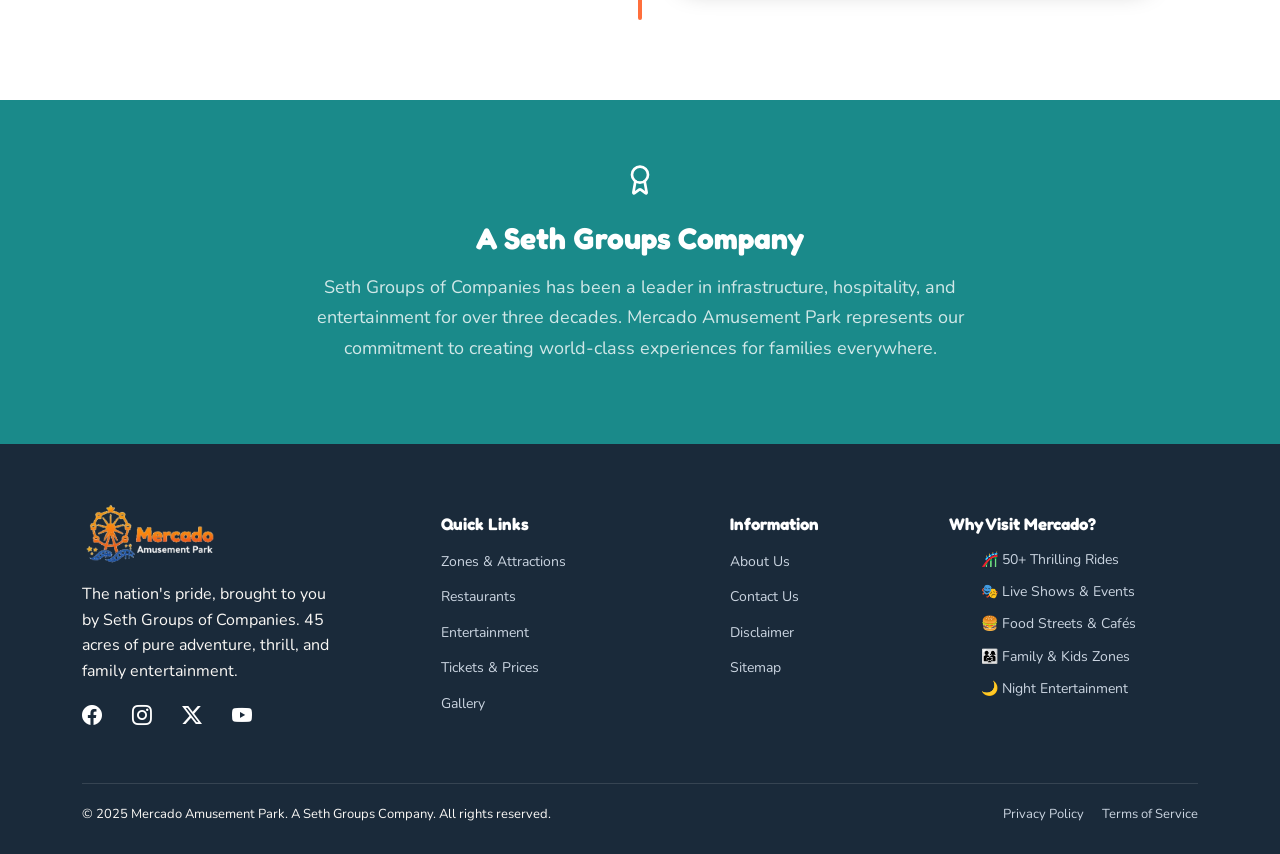
<file: Pages/about.html>
<!DOCTYPE html>
<html lang="en">

<head>
  <meta charset="UTF-8" />
  <meta name="viewport" content="width=device-width, initial-scale=1.0" />
  <title>About | Mercado Amusement Park</title>
  <link href="https://cdn.jsdelivr.net/npm/bootstrap-icons@1.11.1/font/bootstrap-icons.css" rel="stylesheet" />
  <link href="https://cdn.jsdelivr.net/npm/bootstrap@5.3.2/dist/css/bootstrap.min.css" rel="stylesheet" />
  <link rel="icon" type="image/png" sizes="32x32" href="../Assets/Gallery,Attractions,Logo/favicon-32x32.png">
  <link rel="stylesheet" href="./about.css" />
</head>
<body>
  <nav class="nav-bar container-fluid ">
    <div class="d-flex align-items-center justify-content-between w-100">
      <a href="../index.html" class="logo-navbar fw-bold"><img
          src="../Assets/Gallery,Attractions,Logo/Logo Of Nav.png" alt="" class="img-fluid"></a>
      <div class="hamburger d-lg-none" id="hamburger">
        <span></span>
        <span></span>
        <span></span>
      </div>
      <ul class="nav-items justify-content-center gap-3 d-none d-lg-flex m-0 pe-5">
        <li><a href="../index.html">Home</a></li>
        <li><a href="./tickets.html">Ticket & Prices</a></li>
        <li><a href="./entertainment.html">Entertainment</a></li>
        <li><a href="./restaurant.html">Restaurants</a></li>
        <li><a href="./gallery.html">Gallery</a></li>
        <li><a href="./contact.html">Contact us</a></li>
        <li><a href="./disclaimer.html">Disclaimer</a></li>
      </ul>
      <div class="btn-navbar gap-3 d-none d-lg-flex">
        <button class="btn btn-login" data-bs-toggle="modal" data-bs-target="#loginModal">
          Account
        </button>
        <a href="./booking.html"><button class="btn btn-ticket">
            Buy Tickets
          </button></a>
      </div>
    </div>
    <div class="mobile-menu" id="mobileMenu">
      <button class="btn-close text-white mb-4" id="closeMenu"></button>
      <ul class="flex-column d-flex gap-3">
        <li><a href="../index.html">Home</a></li>
        <li><a href="./tickets.html">Ticket & Prices</a></li>
        <li><a href="./entertainment.html">Entertainment</a></li>
        <li><a href="./restaurant.html">Restaurants</a></li>
        <li><a href="./gallery.html">Gallery</a></li>
        <li><a href="./contact.html">Contact us</a></li>
        <li><a href="./disclaimer.html">Disclaimer</a></li>
        <li>
          <button class="btn btn-login w-100 mb-2" data-bs-toggle="modal" data-bs-target="#loginModal">
            Account
          </button>
        </li>
        <li>
          <a href="./booking.html"><button class="btn btn-ticket w-100">
              Buy Tickets
            </button></a>
        </li>
      </ul>
    </div>
    <div class="overlay" id="overlay"></div>
  </nav>
  <div class="modal fade" id="loginModal">
    <div class="modal-dialog modal-dialog-centered">
      <div class="modal-content p-3">
        <div class="modal-header">
          <h5 class="modal-title">Login to Your Account</h5>
          <button class="btn-close" data-bs-dismiss="modal"></button>
        </div>
        <div class="modal-body">
          <form>
            <label>Full Name</label>
            <input type="text" id="loginName" class="form-control mb-3" placeholder="Enter your name" required>
  
            <label>Email Address</label>
            <input type="email" id="loginEmail" class="form-control mb-3" placeholder="Enter email" required>
  
            <label>Password</label>
            <input type="password" id="loginPassword" class="form-control mb-3" placeholder="Enter password" required>
  
            <button type="button" class="btn btn-ticket w-100" onclick="login()">Login</button>
          </form>
          <div class="text-center mt-3">
            <small>Don't have an account?
              <a href="#" data-bs-dismiss="modal" data-bs-toggle="modal" data-bs-target="#signupModal">Create One</a>
            </small>
          </div>
        </div>
      </div>
    </div>
  </div>
  <div class="modal fade" id="signupModal">
    <div class="modal-dialog modal-dialog-centered">
      <div class="modal-content p-3">
        <div class="modal-header">
          <h5 class="modal-title">Create Your Account</h5>
          <button class="btn-close" data-bs-dismiss="modal"></button>
        </div>
        <div class="modal-body">
          <form>
            <input type="text" id="fullName" class="form-control mb-3" placeholder="Full name" required>
            <input type="email" id="signupEmail" class="form-control mb-3" placeholder="Email" required>
            <input type="tel" id="phone" class="form-control mb-3" placeholder="Phone Number" required>
            <input type="password" id="signupPassword" class="form-control mb-3" placeholder="Password" required>
            <input type="password" id="confirmPassword" class="form-control mb-3" placeholder="Confirm password" required>
            <button type="button" class="btn btn-ticket w-100" onclick="signup()">Create Account</button>
          </form>
        </div>
      </div>
    </div>
  </div>
  <section class="hero">
    <div class="hero-bg">
      <div class="hero-circle circle1"></div>
      <div class="hero-circle circle2"></div>
      <div class="hero-circle circle3"></div>
      <div class="hero-circle circle4"></div>
    </div>
    <div class="container">
      <div class="hero-row">
        <div class="hero-content">
          <div class="hero-badge mb-3 animate-fade-up delay-1">
            <i class="bi bi-stars"></i>
            <span>The Nation's Premier Theme Park</span>
          </div>
          <h1 class="animate-fade-up delay-2 Hero-text">Welcome to <span>Mercado About Section</span></h1>

          <p class="hero-subtitle animate-fade-up delay-3">
            45 acres of thrilling adventures await you
          </p>
          <p class="hero-description animate-fade-up delay-4">
            Created by Seth Groups of Companies over 5 years of meticulous development. Experience
            world-class attractions, dining, and entertainment that has made us the nation's
            pride.
          </p>

          <div class="hero-buttons animate-fade-up delay-5">
       <a href="./booking.html">
            <button class="btn btn-hero btn-xl">
              Buy Tickets
            </button>
       </a>
            <a href="./attractions.html" class="btn btn-outline btn-xl">
              <i class="bi bi-play-btn-fill me-2"></i> Explore Park
            </a>
          </div>

          <div class="hero-stats mt-5">
            <div class="stat animate-fade-up delay-6">
              <i class="bi bi-tree-fill stat-icon primary"></i>
              <p class="stat-value primary">45+</p>
              <p class="stat-label">Acres of Fun</p>
            </div>
            <div class="stat animate-fade-up delay-7">
              <i class="bi bi-stars stat-icon accent"></i>
              <p class="stat-value accent">50+</p>
              <p class="stat-label">Attractions</p>
            </div>
            <div class="stat animate-fade-up delay-8">
              <i class="bi bi-geo-alt-fill stat-icon secondary"></i>
              <p class="stat-value secondary">6</p>
              <p class="stat-label">Themed Zones</p>
            </div>
            <div class="stat animate-fade-up delay-9">
              <i class="bi bi-people-fill stat-icon primary"></i>
              <p class="stat-value primary">5M+</p>
              <p class="stat-label">Happy Visitors</p>
            </div>
          </div>
        </div>
      </div>
    </div>
  </section>
  <section class="about-experience">
    <div class="container">
      <div class="about-grid">
        <div class="about-text">
          <span class="about-tag">Who We Are</span>
          <h2>Creating Memories, One Ride at a Time</h2>
          <p>
            Mercado Amusement Park is a destination where excitement, laughter,
            and unforgettable experiences come together. From thrilling rides
            to family-friendly attractions, we are dedicated to delivering joy
            to visitors of all ages.
          </p>

          <div class="about-points">
            <div class="point">
              <span>🎢</span>
              <p>World-class rides & attractions</p>
            </div>
            <div class="point">
              <span>👨‍👩‍👧‍👦</span>
              <p>Fun for families & friends</p>
            </div>
            <div class="point">
              <span>⭐</span>
              <p>Safe, clean & premium experience</p>
            </div>
          </div>
        </div>
        <div class="about-stats">
          <div class="stat-card">
            <h3>20+</h3>
            <p>Thrilling Rides</p>
          </div>
          <div class="stat-card">
            <h3>50K+</h3>
            <p>Happy Visitors</p>
          </div>
          <div class="stat-card">
            <h3>10+</h3>
            <p>Years of Fun</p>
          </div>
        </div>

      </div>
    </div>
  </section>
  <section class="about-mvv">
    <div class="container">

      <div class="section-header text-center">
        <span class="about-tag">Our Purpose</span>
        <h2>Driven by Fun, Guided by Values</h2>
        <p>
          Everything we do is centered around delivering happiness,
          safety, and unforgettable moments.
        </p>
      </div>
      <div class="mvv-grid">
        <div class="mvv-card">
          <div class="mvv-icon">🎯</div>
          <h3>Our Mission</h3>
          <p>
            To create an extraordinary amusement experience by offering
            innovative attractions, exceptional service, and a safe
            environment for all visitors.
          </p>
        </div>
        <div class="mvv-card highlight">
          <div class="mvv-icon">🚀</div>
          <h3>Our Vision</h3>
          <p>
            To become the most loved entertainment destination, inspiring
            joy, imagination, and togetherness across generations.
          </p>
        </div>

        <!-- Values -->
        <div class="mvv-card">
          <div class="mvv-icon">💎</div>
          <h3>Our Values</h3>
          <ul>
            <li>Safety & Responsibility</li>
            <li>Customer Happiness</li>
            <li>Innovation & Creativity</li>
            <li>Integrity & Trust</li>
          </ul>
        </div>

      </div>
    </div>
  </section>
  <section class="about-story">
    <div class="container">
      <div class="story-content">
        <div class="story-header fade-up">
          <div class="story-icon">
            <svg xmlns="http://www.w3.org/2000/svg" width="28" height="28" viewBox="0 0 24 24" fill="none"
              stroke="currentColor" stroke-width="2" stroke-linecap="round" stroke-linejoin="round">
              <rect width="16" height="20" x="4" y="2" rx="2" ry="2" />
              <path d="M9 22v-4h6v4" />
              <path d="M8 6h.01" />
              <path d="M16 6h.01" />
              <path d="M12 6h.01" />
              <path d="M12 10h.01" />
              <path d="M12 14h.01" />
              <path d="M16 10h.01" />
              <path d="M16 14h.01" />
              <path d="M8 10h.01" />
              <path d="M8 14h.01" />
            </svg>
          </div>
          <h2>Our Story</h2>
        </div>

        <div class="story-text fade-up">
          <p>Mercado Amusement Park stands as a testament to vision, innovation, and the relentless pursuit of
            excellence.
            Developed by Seth Groups of Companies, one of the nation's most respected conglomerates, this 45-acre
            wonderland took five years of meticulous planning and construction to become reality.</p>
          <p>What began as a dream to create a world-class entertainment destination has evolved into the nation's
            pride.
            Our park features six uniquely themed zones, over 50 attractions, and countless dining and entertainment
            options that cater to visitors of all ages.</p>
          <p>Since our grand opening in 2020, we have welcomed over 5 million visitors from across the country and
            around
            the world. Our commitment to safety, innovation, and guest satisfaction has earned us numerous industry
            awards
            and, most importantly, the trust of families who return year after year.</p>
        </div>
      </div>
    </div>
  </section>
  <section class="about-values">
    <div class="container">
      <h2 class="section-title fade-up">Our Values</h2>

      <div class="values-grid">
        <div class="value-card fade-up">
          <div class="value-icon">
            <svg xmlns="http://www.w3.org/2000/svg" width="28" height="28" viewBox="0 0 24 24" fill="none"
              stroke="currentColor" stroke-width="2" stroke-linecap="round" stroke-linejoin="round">
              <path
                d="M19 14c1.49-1.46 3-3.21 3-5.5A5.5 5.5 0 0 0 16.5 3c-1.76 0-3 .5-4.5 2-1.5-1.5-2.74-2-4.5-2A5.5 5.5 0 0 0 2 8.5c0 2.3 1.5 4.05 3 5.5l7 7Z" />
            </svg>
          </div>
          <h3>Safety First</h3>
          <p>Your safety is our top priority. All rides undergo daily inspections and maintenance.</p>
        </div>

        <div class="value-card fade-up" style="animation-delay: 0.1s;">
          <div class="value-icon">
            <svg xmlns="http://www.w3.org/2000/svg" width="28" height="28" viewBox="0 0 24 24" fill="none"
              stroke="currentColor" stroke-width="2" stroke-linecap="round" stroke-linejoin="round">
              <path
                d="m12 3-1.912 5.813a2 2 0 0 1-1.275 1.275L3 12l5.813 1.912a2 2 0 0 1 1.275 1.275L12 21l1.912-5.813a2 2 0 0 1 1.275-1.275L21 12l-5.813-1.912a2 2 0 0 1-1.275-1.275L12 3Z" />
              <path d="M5 3v4" />
              <path d="M19 17v4" />
              <path d="M3 5h4" />
              <path d="M17 19h4" />
            </svg>
          </div>
          <h3>Magic & Wonder</h3>
          <p>We create experiences that spark imagination and create lasting memories.</p>
        </div>

        <div class="value-card fade-up" style="animation-delay: 0.2s;">
          <div class="value-icon">
            <svg xmlns="http://www.w3.org/2000/svg" width="28" height="28" viewBox="0 0 24 24" fill="none"
              stroke="currentColor" stroke-width="2" stroke-linecap="round" stroke-linejoin="round">
              <path d="M16 21v-2a4 4 0 0 0-4-4H6a4 4 0 0 0-4 4v2" />
              <circle cx="9" cy="7" r="4" />
              <path d="M22 21v-2a4 4 0 0 0-3-3.87" />
              <path d="M16 3.13a4 4 0 0 1 0 7.75" />
            </svg>
          </div>
          <h3>Family Focus</h3>
          <p>Designed for families, with attractions and experiences for all ages.</p>
        </div>

        <div class="value-card fade-up" style="animation-delay: 0.3s;">
          <div class="value-icon">
            <svg xmlns="http://www.w3.org/2000/svg" width="28" height="28" viewBox="0 0 24 24" fill="none"
              stroke="currentColor" stroke-width="2" stroke-linecap="round" stroke-linejoin="round">
              <circle cx="12" cy="12" r="10" />
              <circle cx="12" cy="12" r="6" />
              <circle cx="12" cy="12" r="2" />
            </svg>
          </div>
          <h3>Excellence</h3>
          <p>We strive for excellence in everything we do, from rides to customer service.</p>
        </div>
      </div>
    </div>
  </section>
  <section class="about-timeline">
    <div class="container">
      <h2 class="section-title fade-up">Our Journey</h2>

      <div class="timeline">
        <div class="timeline-line"></div>

        <div class="timeline-item fade-up">
          <div class="timeline-dot"></div>
          <div class="timeline-content left">
            <span class="timeline-year">2015</span>
            <p>Project concept approved by Seth Groups</p>
          </div>
        </div>

        <div class="timeline-item fade-up" style="animation-delay: 0.1s;">
          <div class="timeline-dot"></div>
          <div class="timeline-content right">
            <span class="timeline-year">2016</span>
            <p>Land acquisition completed - 45 acres</p>
          </div>
        </div>

        <div class="timeline-item fade-up" style="animation-delay: 0.2s;">
          <div class="timeline-dot"></div>
          <div class="timeline-content left">
            <span class="timeline-year">2017</span>
            <p>Construction begins on main infrastructure</p>
          </div>
        </div>

        <div class="timeline-item fade-up" style="animation-delay: 0.3s;">
          <div class="timeline-dot"></div>
          <div class="timeline-content right">
            <span class="timeline-year">2018</span>
            <p>First zone (Fantasy Kingdom) completed</p>
          </div>
        </div>
        <div class="timeline-item fade-up" style="animation-delay: 0.4s;">
          <div class="timeline-dot"></div>
          <div class="timeline-content left">
            <span class="timeline-year">2019</span>
            <p>All 6 zones operational</p>
          </div>
        </div>

        <div class="timeline-item fade-up" style="animation-delay: 0.5s;">
          <div class="timeline-dot"></div>
          <div class="timeline-content right">
            <span class="timeline-year">2020</span>
            <p>Grand opening to the public</p>
          </div>
        </div>

        <div class="timeline-item fade-up" style="animation-delay: 0.6s;">
          <div class="timeline-dot"></div>
          <div class="timeline-content left">
            <span class="timeline-year">2024</span>
            <p>5 million visitors milestone</p>
          </div>
        </div>
      </div>
    </div>
  </section>
  <section class="about-company">
    <div class="container">
      <div class="company-content fade-up">
        <svg xmlns="http://www.w3.org/2000/svg" width="32" height="32" viewBox="0 0 24 24" fill="none"
          stroke="currentColor" stroke-width="2" stroke-linecap="round" stroke-linejoin="round" class="company-icon">
          <path
            d="m15.477 12.89 1.515 8.526a.5.5 0 0 1-.81.47l-3.58-2.687a1 1 0 0 0-1.197 0l-3.586 2.686a.5.5 0 0 1-.81-.469l1.514-8.526" />
          <circle cx="12" cy="8" r="6" />
        </svg>
        <h2>A Seth Groups Company</h2>
        <p>Seth Groups of Companies has been a leader in infrastructure, hospitality, and entertainment for over three
          decades. Mercado Amusement Park represents our commitment to creating world-class experiences for families
          everywhere.</p>
      </div>
    </div>
  </section>
  </main>
  <footer class="footer">
    <div class="container">
      <div class="footer-grid">
        <div class="footer-brand">
          <a href="#" class="footer-logo">
            <img src="../Assets/Gallery,Attractions,Logo/Footer.png" alt="Mercado Park Logo">
          </a>

          <p class="footer-description">
            The nation's pride, brought to you by Seth Groups of Companies.
            45 acres of pure adventure, thrill, and family entertainment.
          </p>
            <div class="footer-social">
              <a href="https://www.facebook.com/" target="_blank"><i class="bi bi-facebook"></i></a>
              <a href="https://www.instagram.com/" target="_blank"><i class="bi bi-instagram"></i></a>
            <a href="https://www.x.com/" target="_blank"><i class="bi bi-twitter-x"></i></a>
              <a href="https://www.youtube.com/" target="_blank"><i class="bi bi-youtube"></i></a>
            </div>

        </div>
        <div>
          <h4 class="footer-h42">Quick Links</h4>
          <ul class="footer-links">
            <li><a href="../Pages/attractions.html">Zones & Attractions</a></li>
            <li><a href="../Pages/restaurant.html">Restaurants</a></li>
            <li><a href="../Pages/entertainment.html">Entertainment</a></li>
            <li><a href="../Pages/tickets.html">Tickets & Prices</a></li>
            <li><a href="../Pages/gallery.html">Gallery</a></li>
          </ul>
        </div>
        <div>
          <h4 class="footer-h41">Information</h4>
          <ul class="footer-links">
            <li><a href="../Pages/about.html">About Us</a></li>
            <li><a href="../Pages/contact.html">Contact Us</a></li>
            <li><a href="../Pages/disclaimer.html">Disclaimer</a></li>
            <li><a href="../Pages/contact.html">Sitemap</a></li>
          </ul>
        </div>
        <div class="footer-highlights">
          <h4>Why Visit Mercado?</h4>
          <ul>
            <li>🎢 50+ Thrilling Rides</li>
            <li>🎭 Live Shows & Events</li>
            <li>🍔 Food Streets & Cafés</li>
            <li>👨‍👩‍👧 Family & Kids Zones</li>
            <li>🌙 Night Entertainment</li>
          </ul>
        </div>

      </div>
      <div class="footer-bottom">
        <p>© 2025 Mercado Amusement Park. A Seth Groups Company. All rights reserved.</p>
        <div class="footer-bottom-links">
          <a href="../Pages/disclaimer.html">Privacy Policy</a>
          <a href="../Pages/disclaimer.html">Terms of Service</a>
        </div>
      </div>
    </div>
  </footer>
  <script src="https://cdn.jsdelivr.net/npm/@popperjs/core@2.11.8/dist/umd/popper.min.js"
    integrity="sha384-I7E8VVD/ismYTF4hNIPjVp/Zjvgyol6VFvRkX/vR+Vc4jQkC+hVqc2pM8ODewa9r"
    crossorigin="anonymous"></script>
  <script src="https://cdn.jsdelivr.net/npm/bootstrap@5.3.8/dist/js/bootstrap.min.js"
    integrity="sha384-G/EV+4j2dNv+tEPo3++6LCgdCROaejBqfUeNjuKAiuXbjrxilcCdDz6ZAVfHWe1Y"
    crossorigin="anonymous"></script>
  <script src="./about.js"></script>
</body>
</html>
</file>
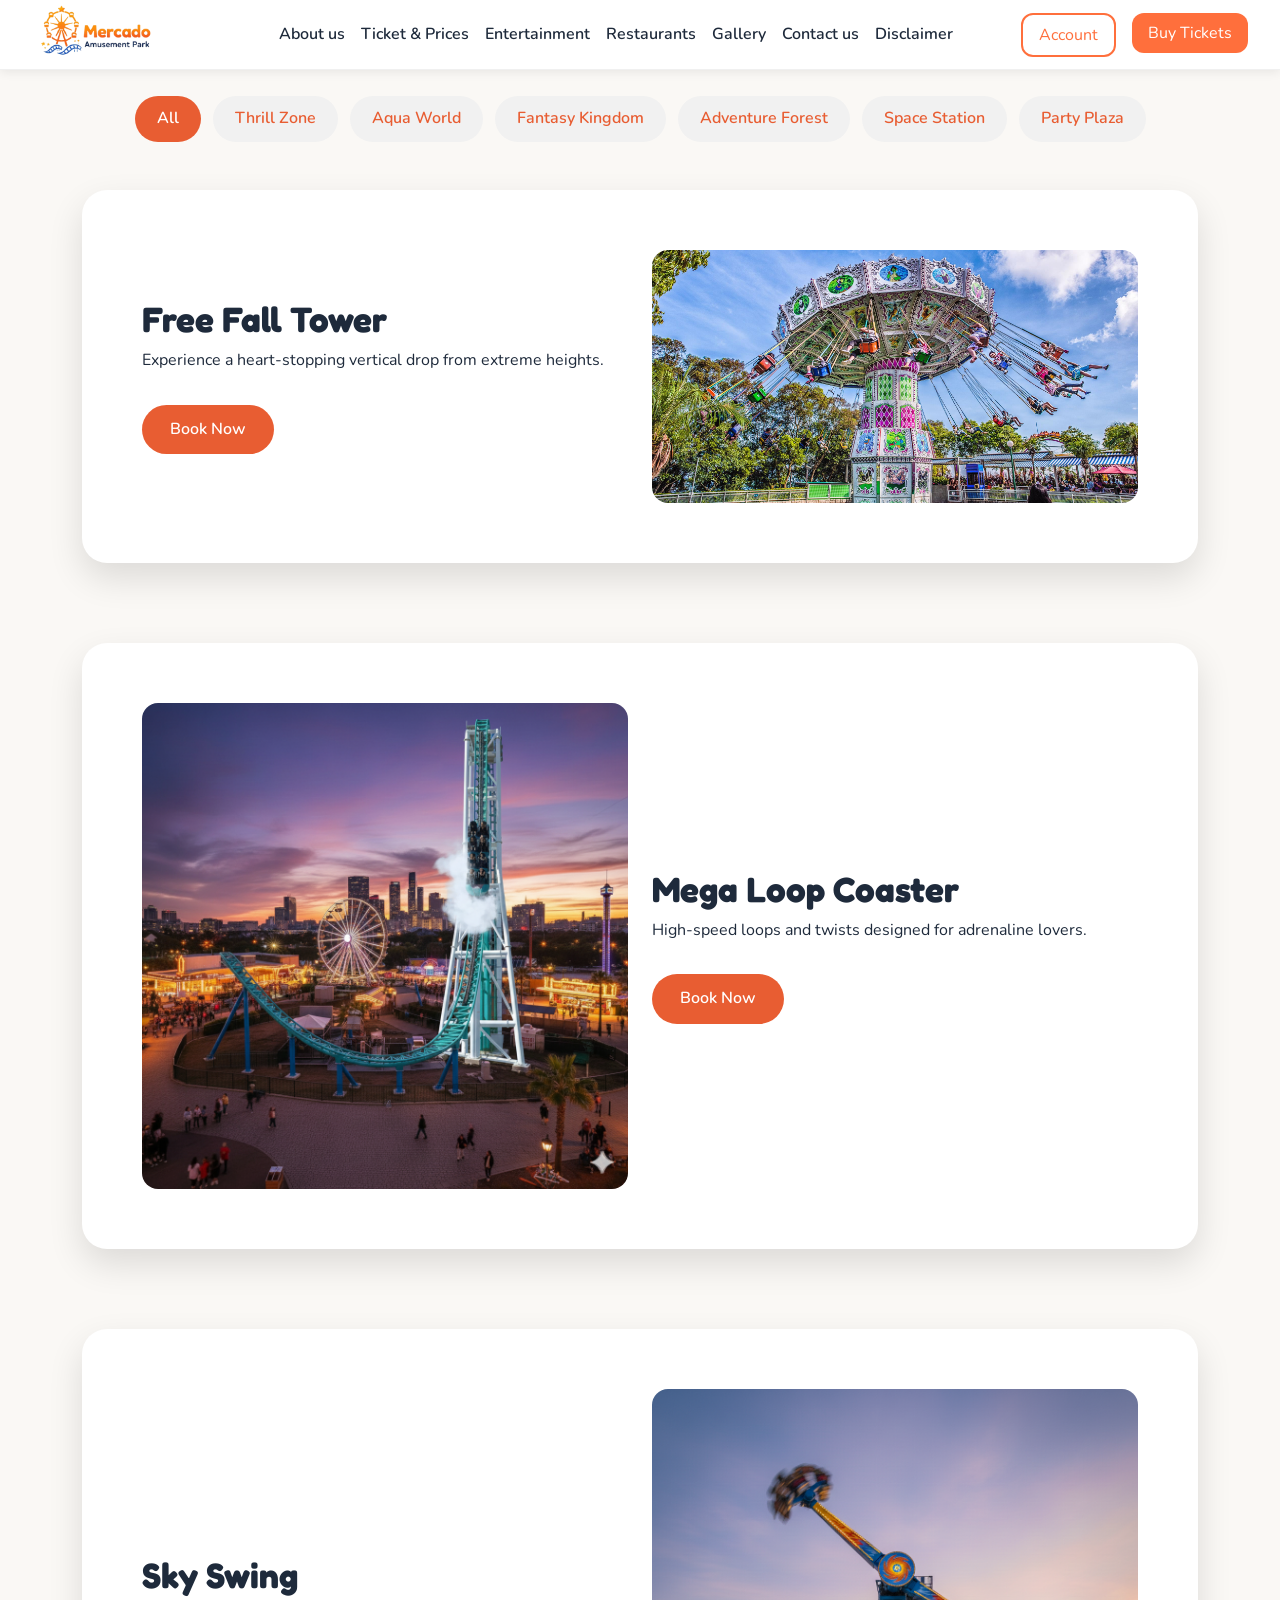
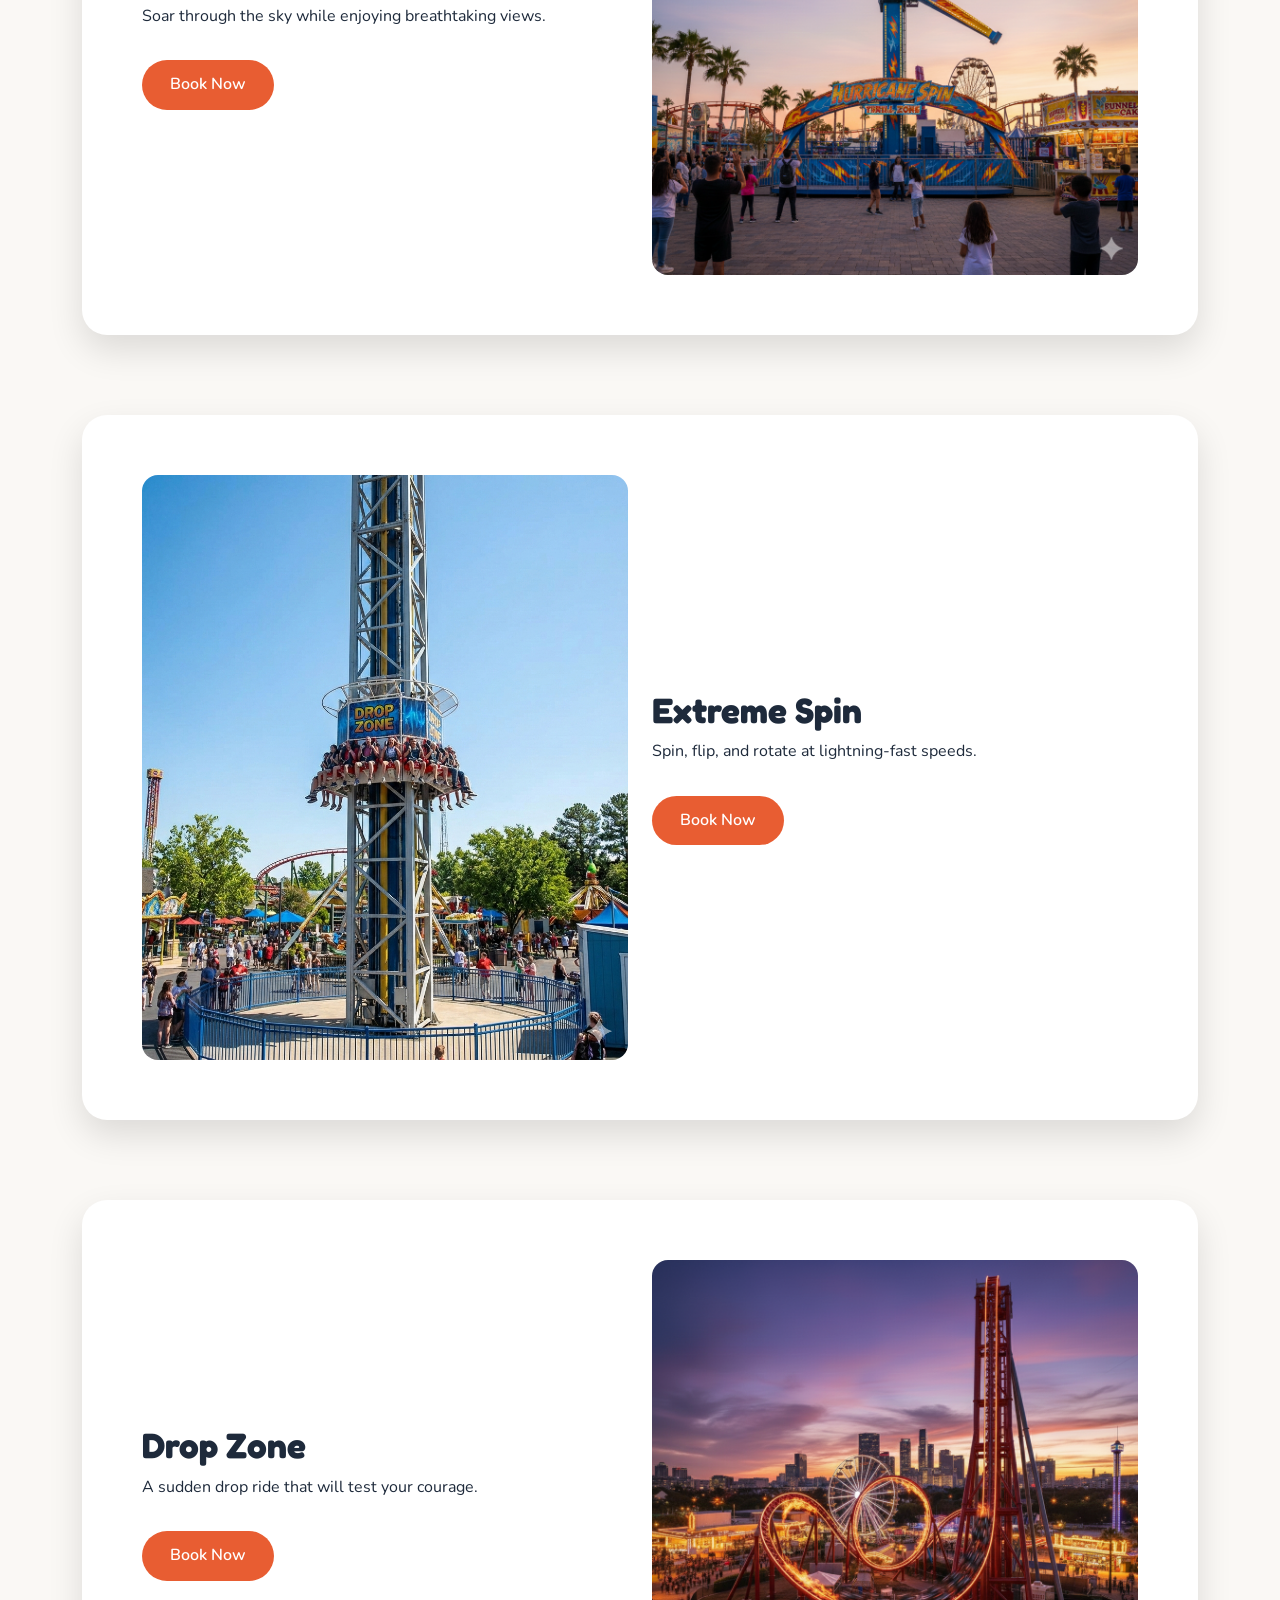
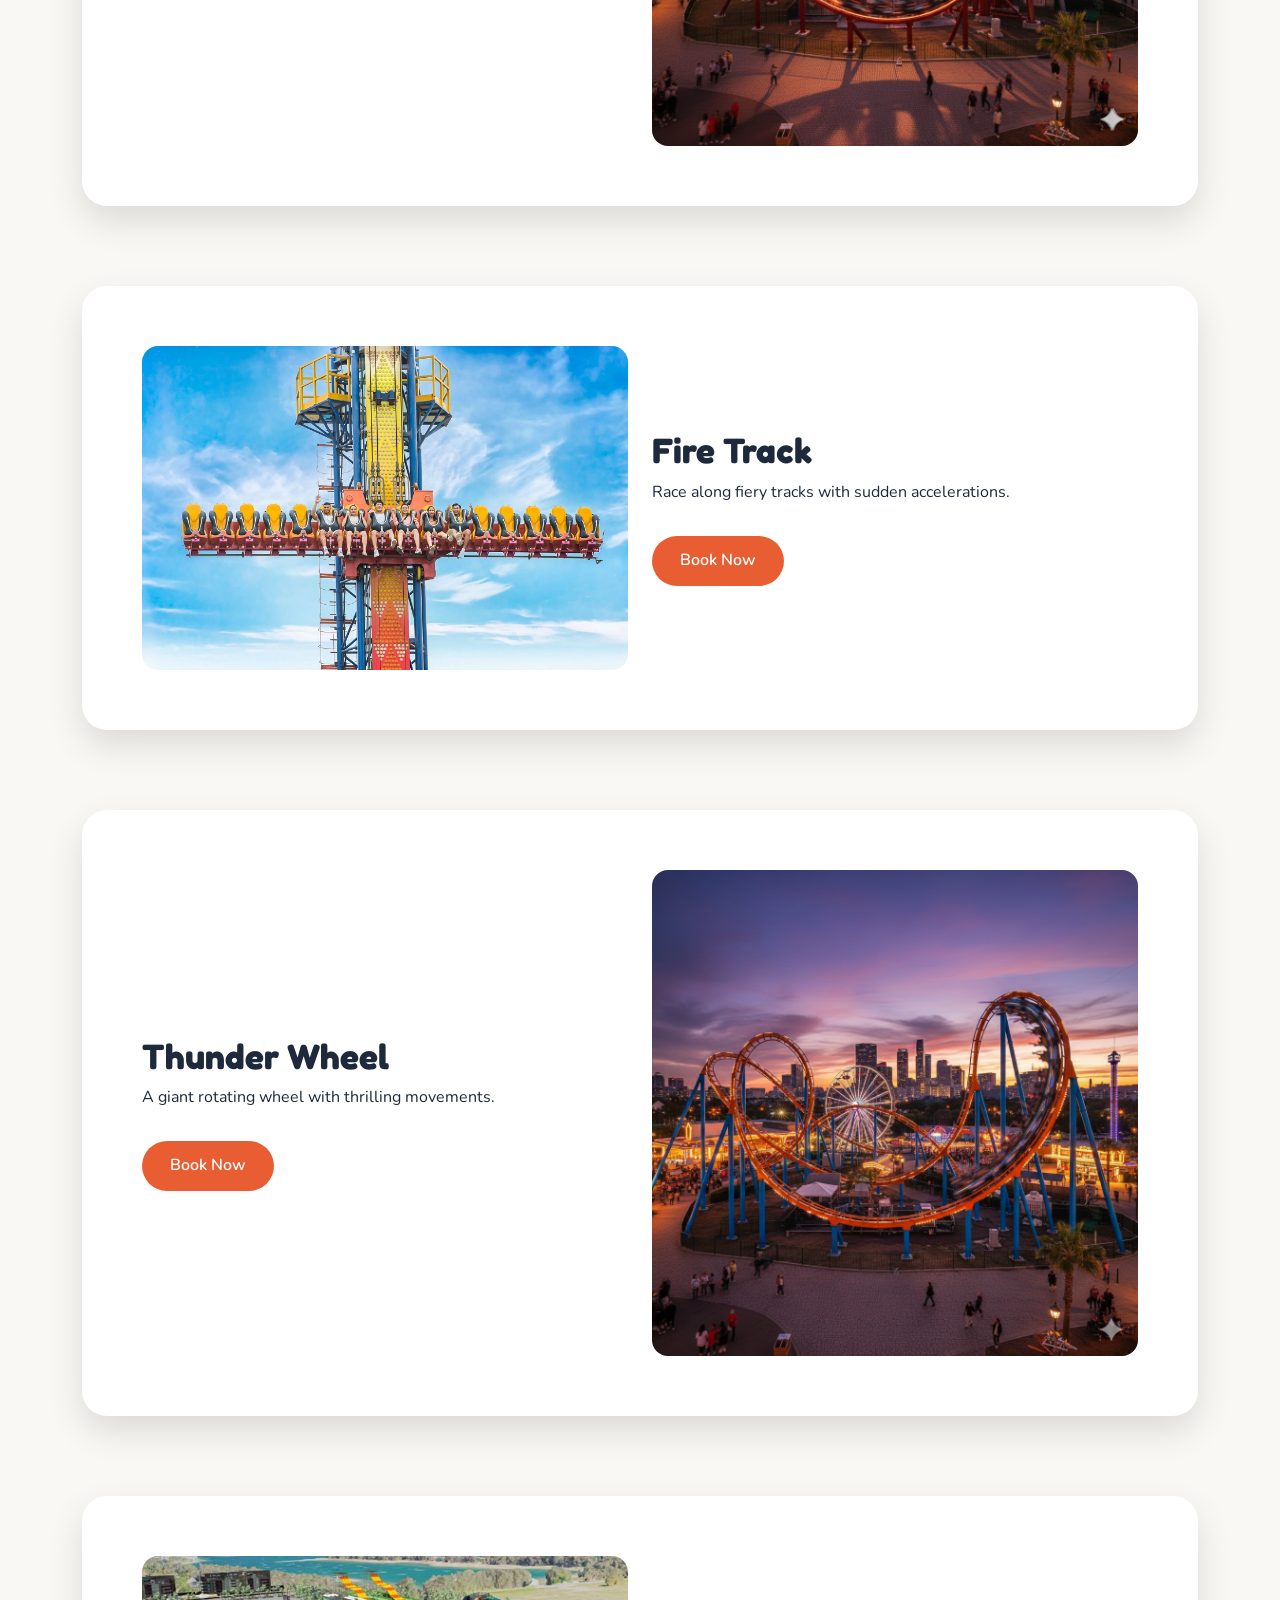
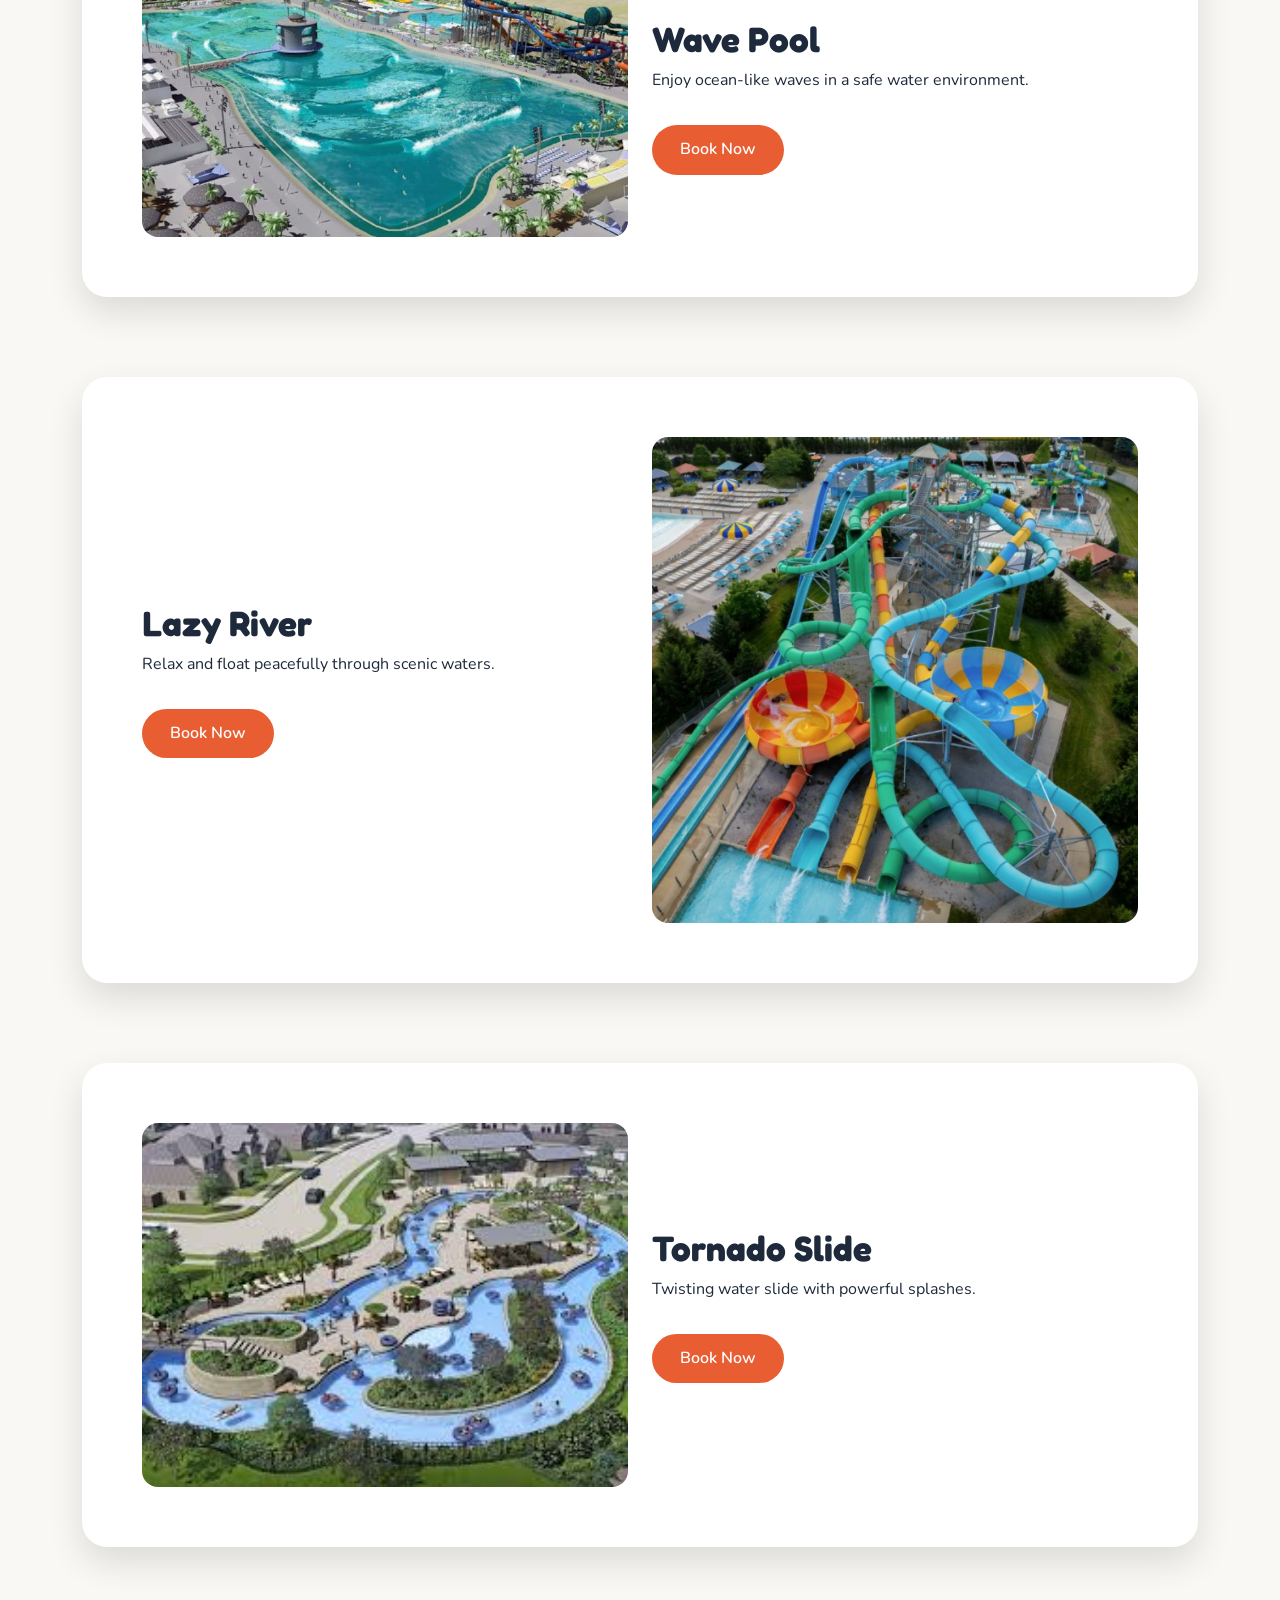
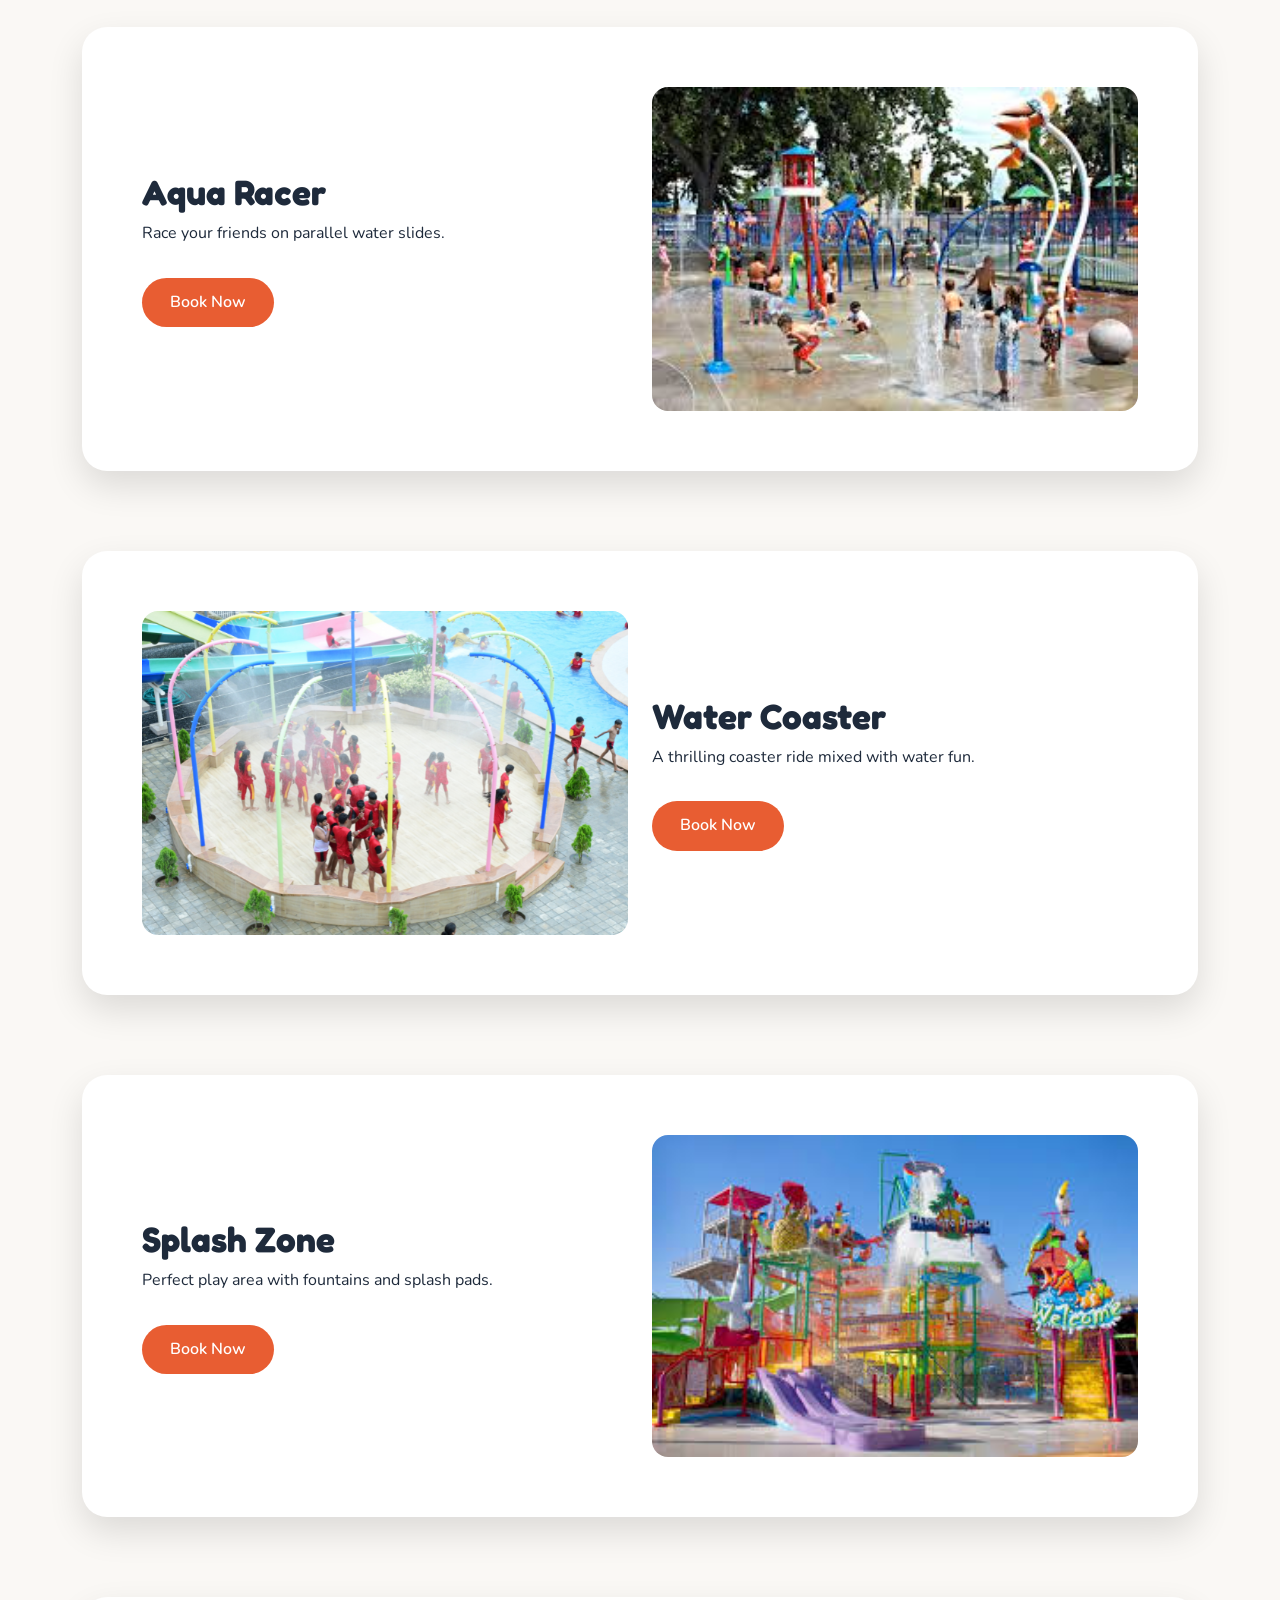
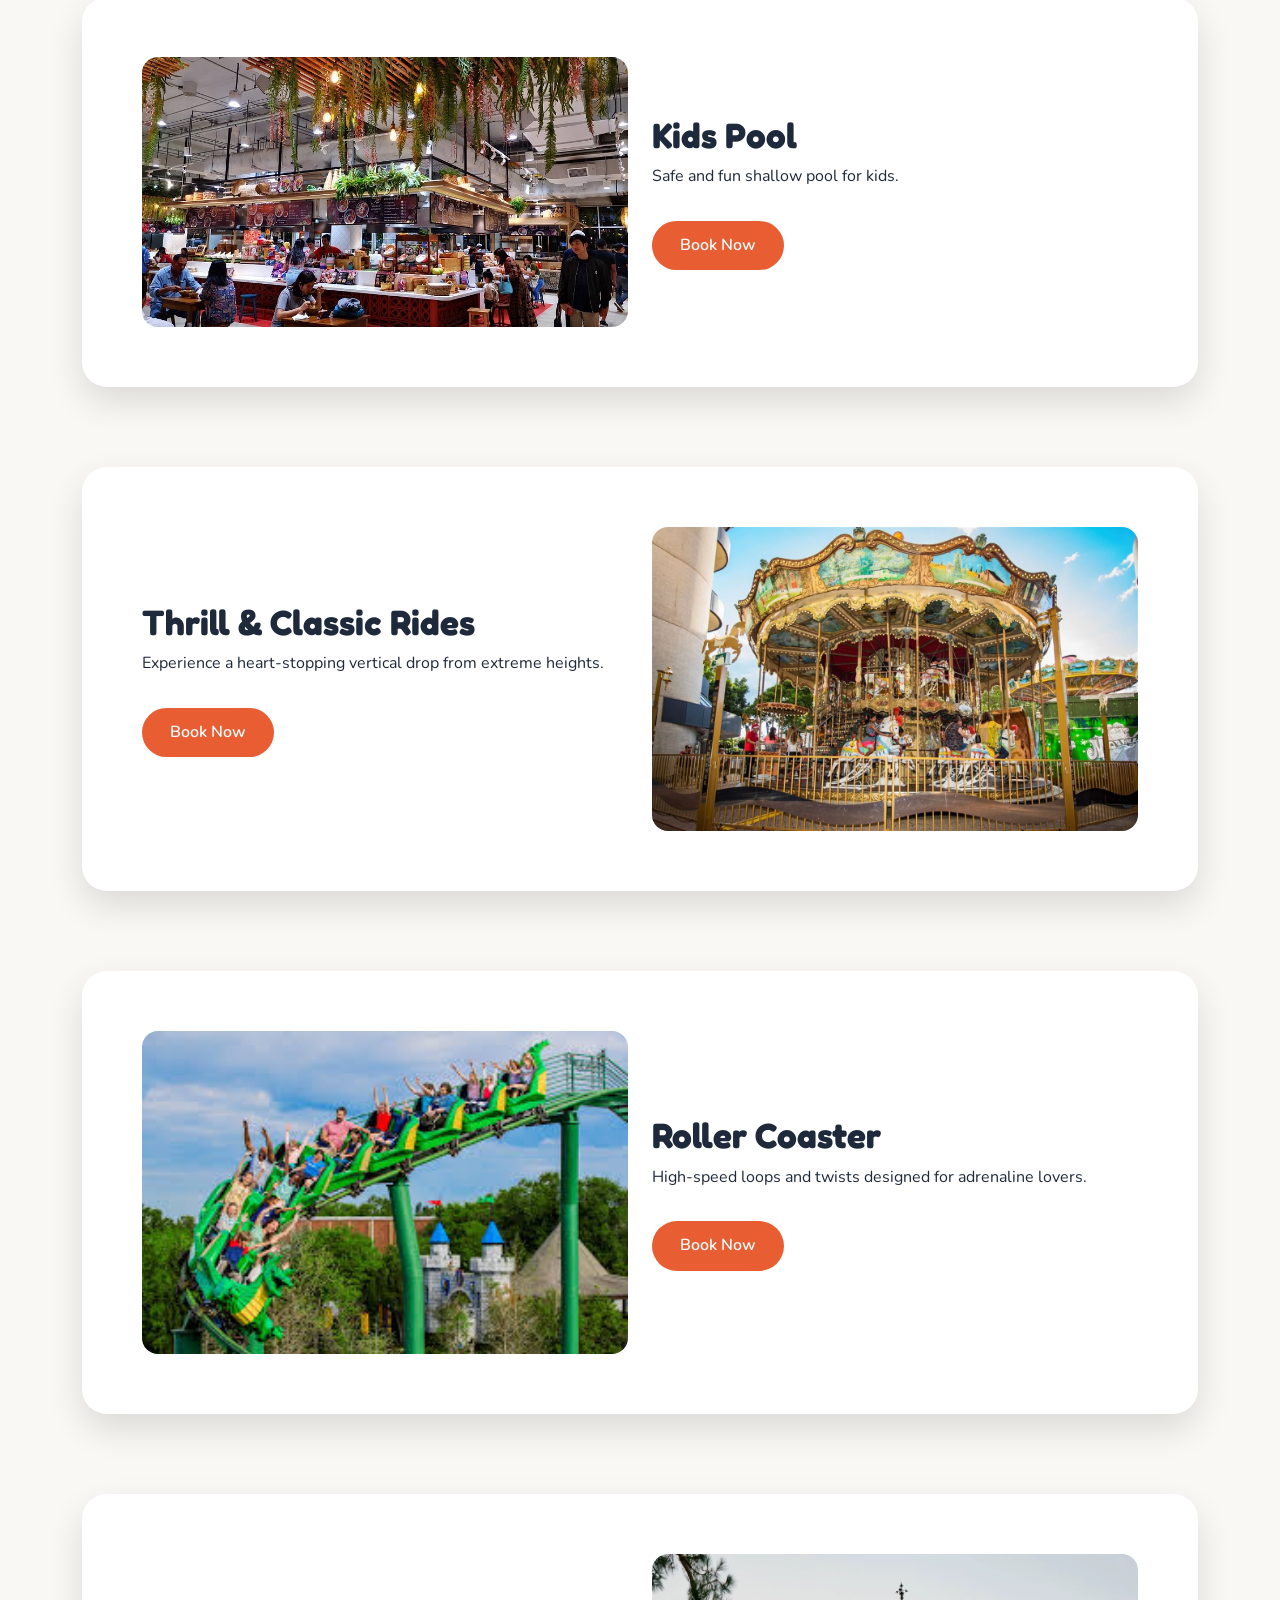
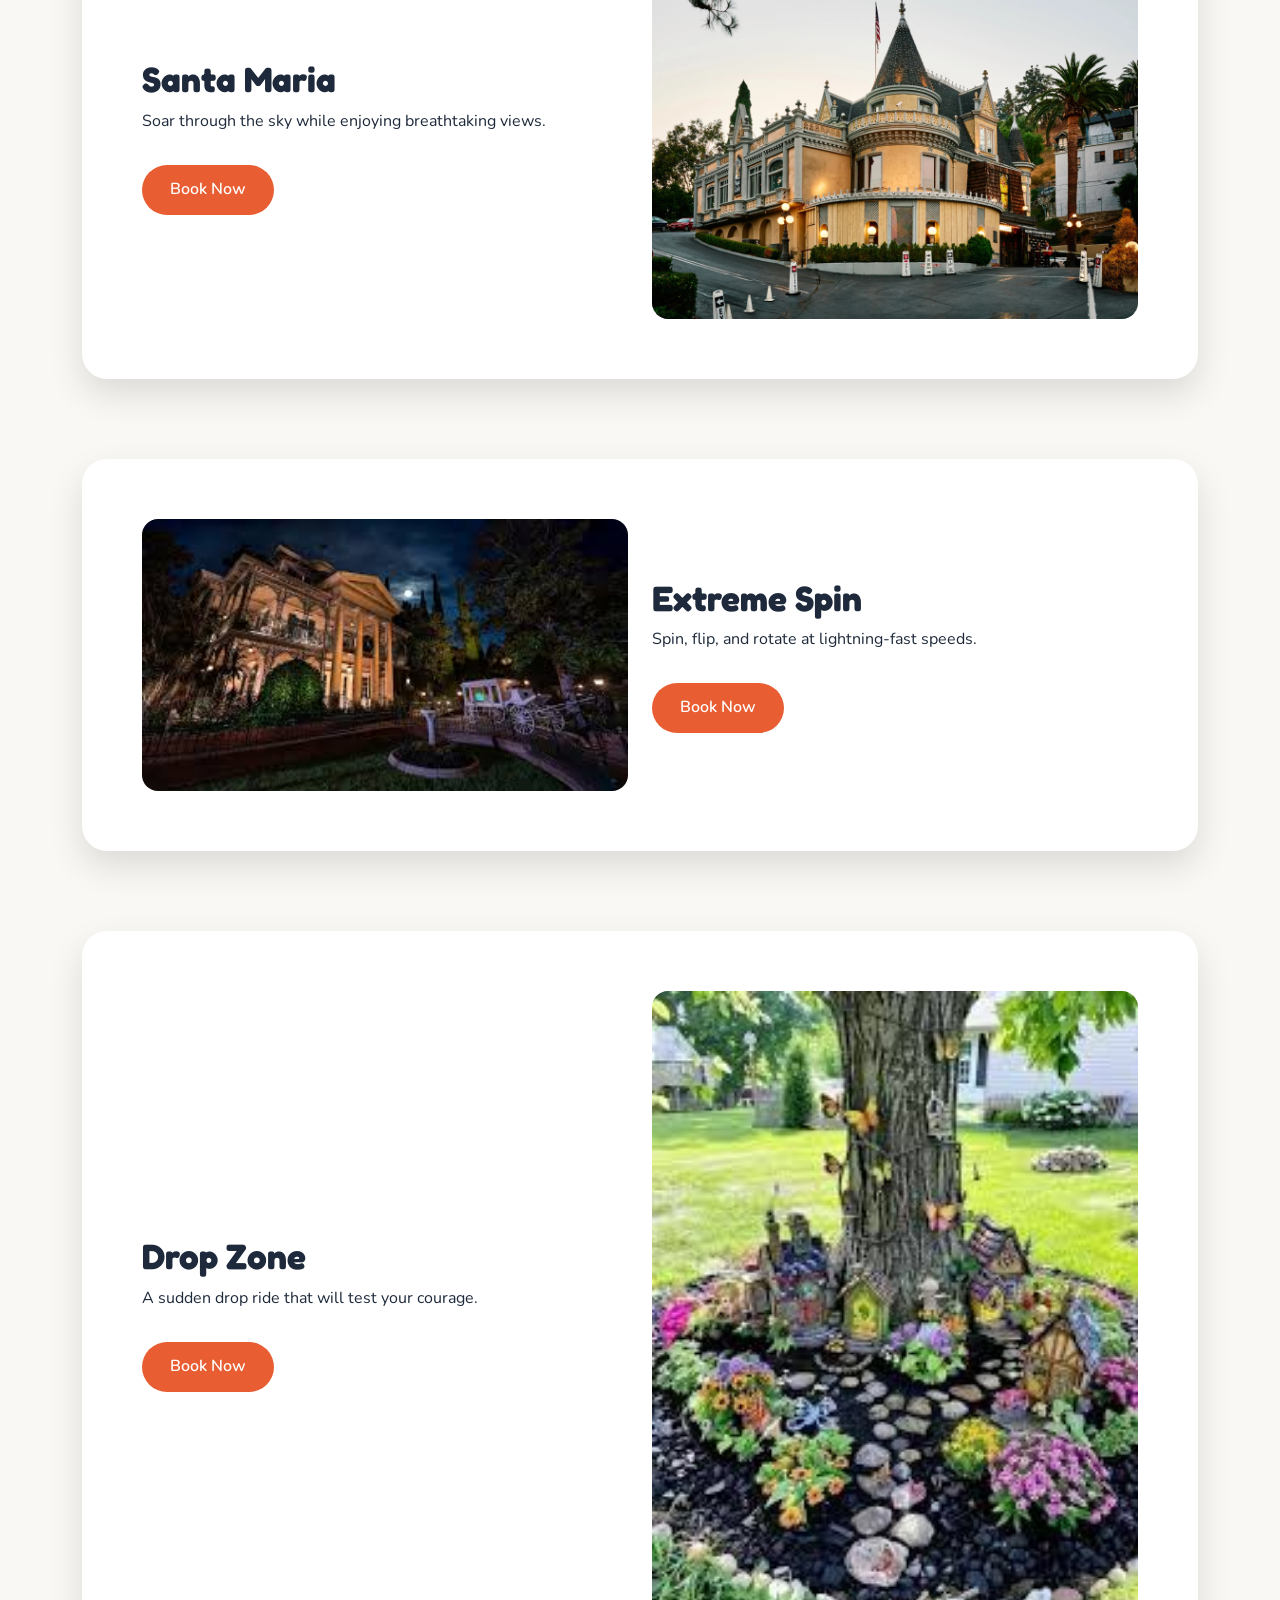
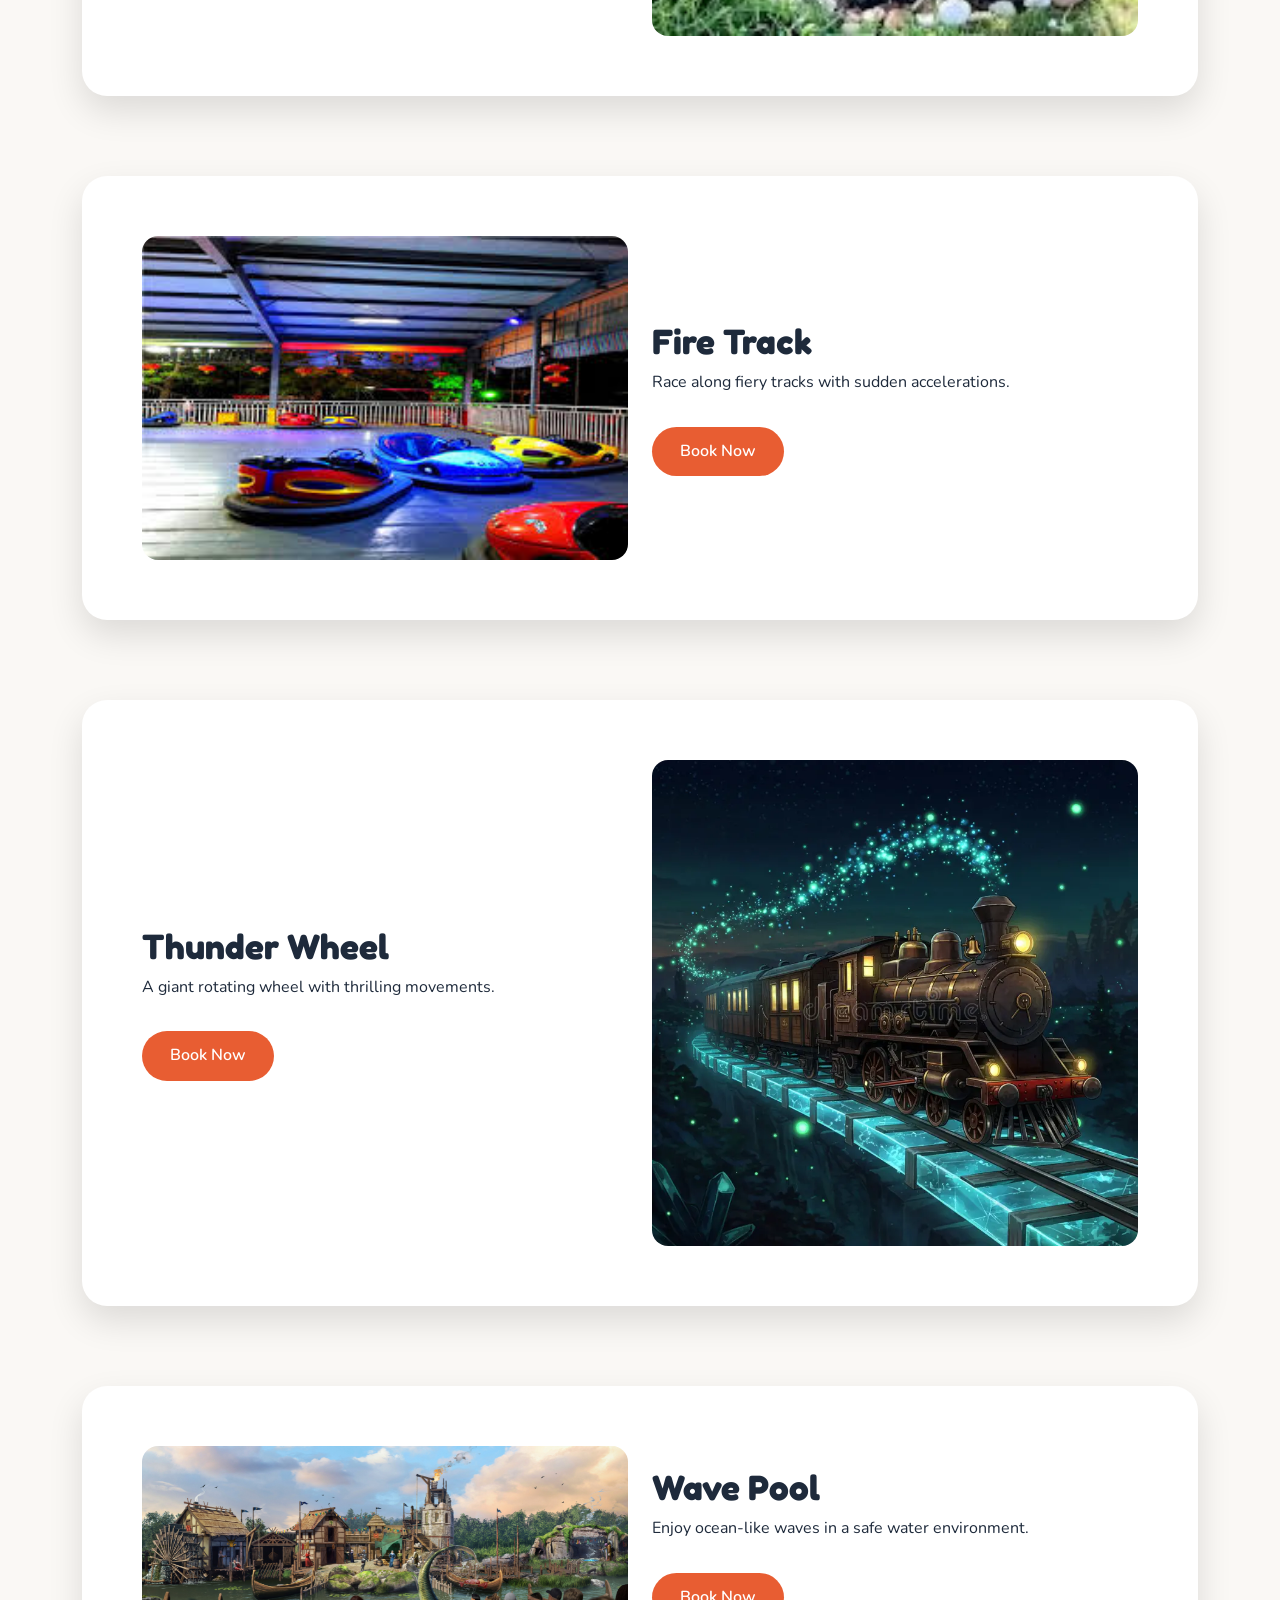
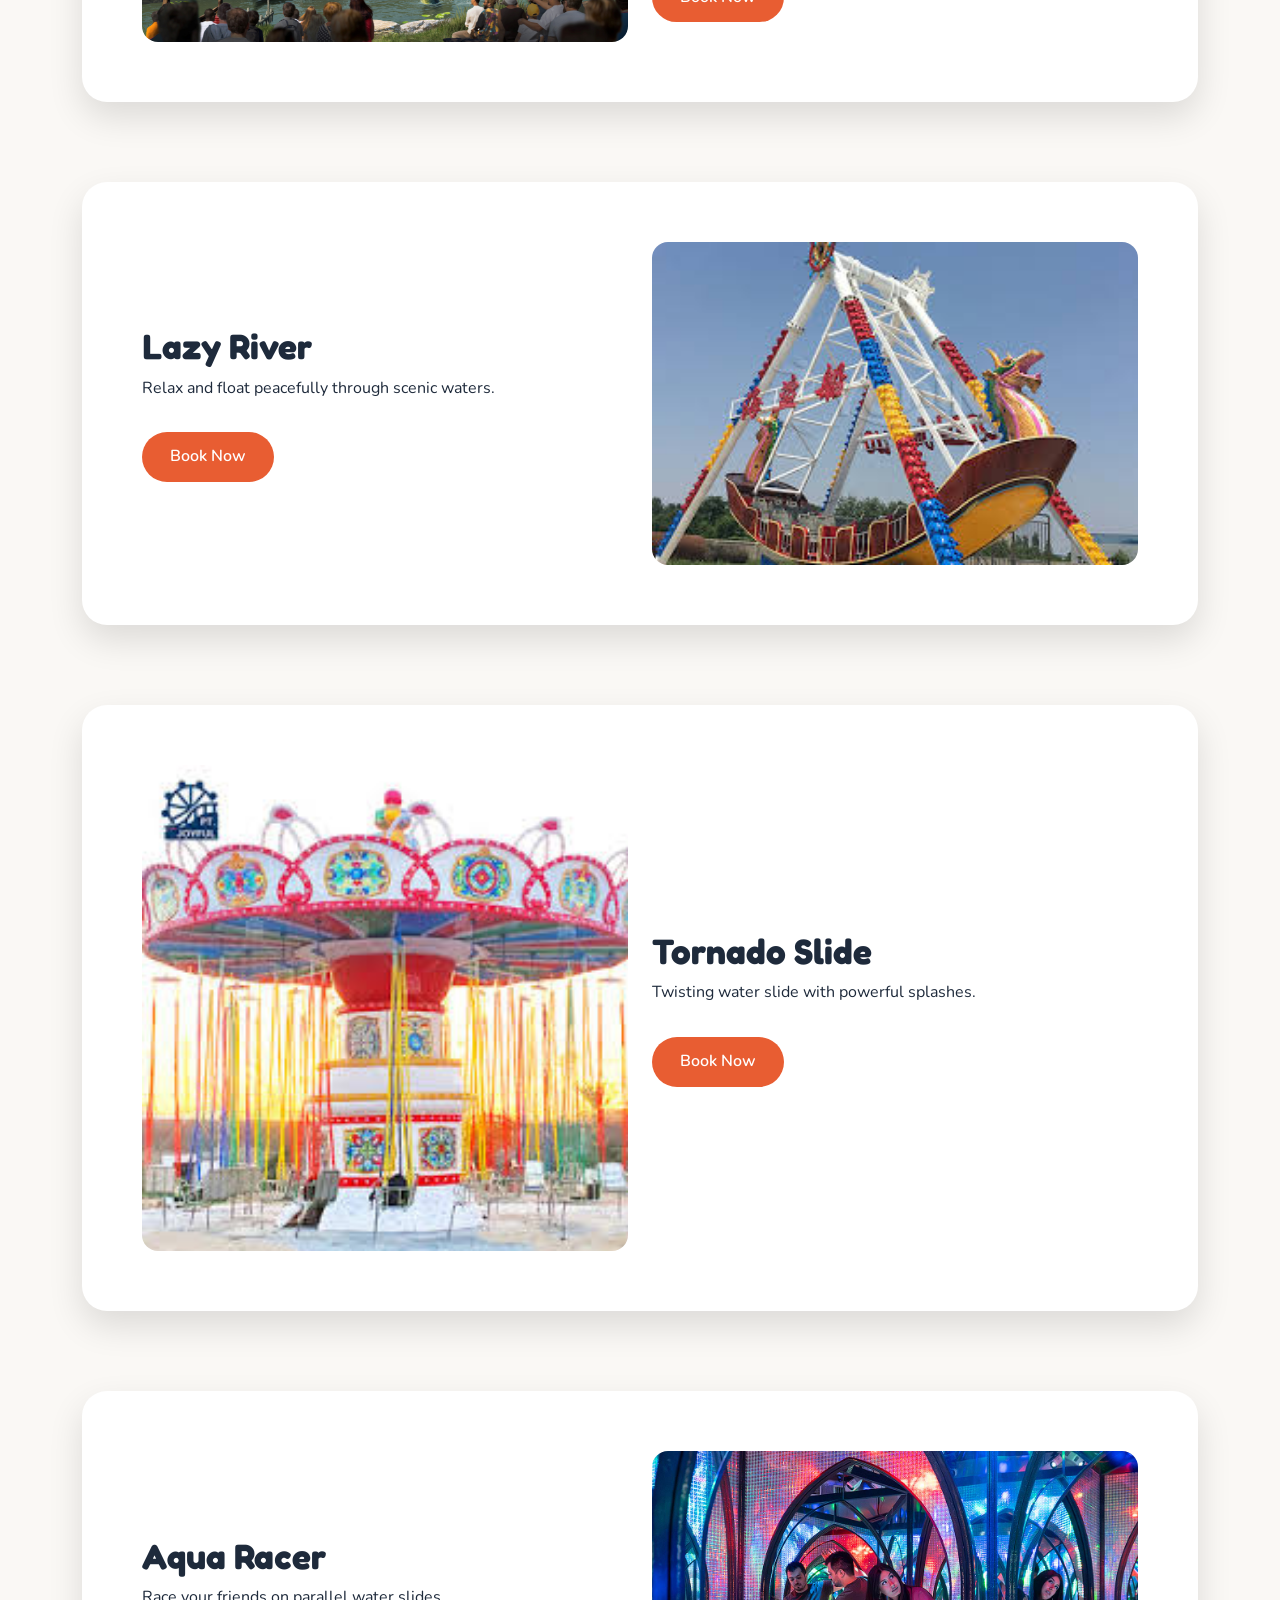
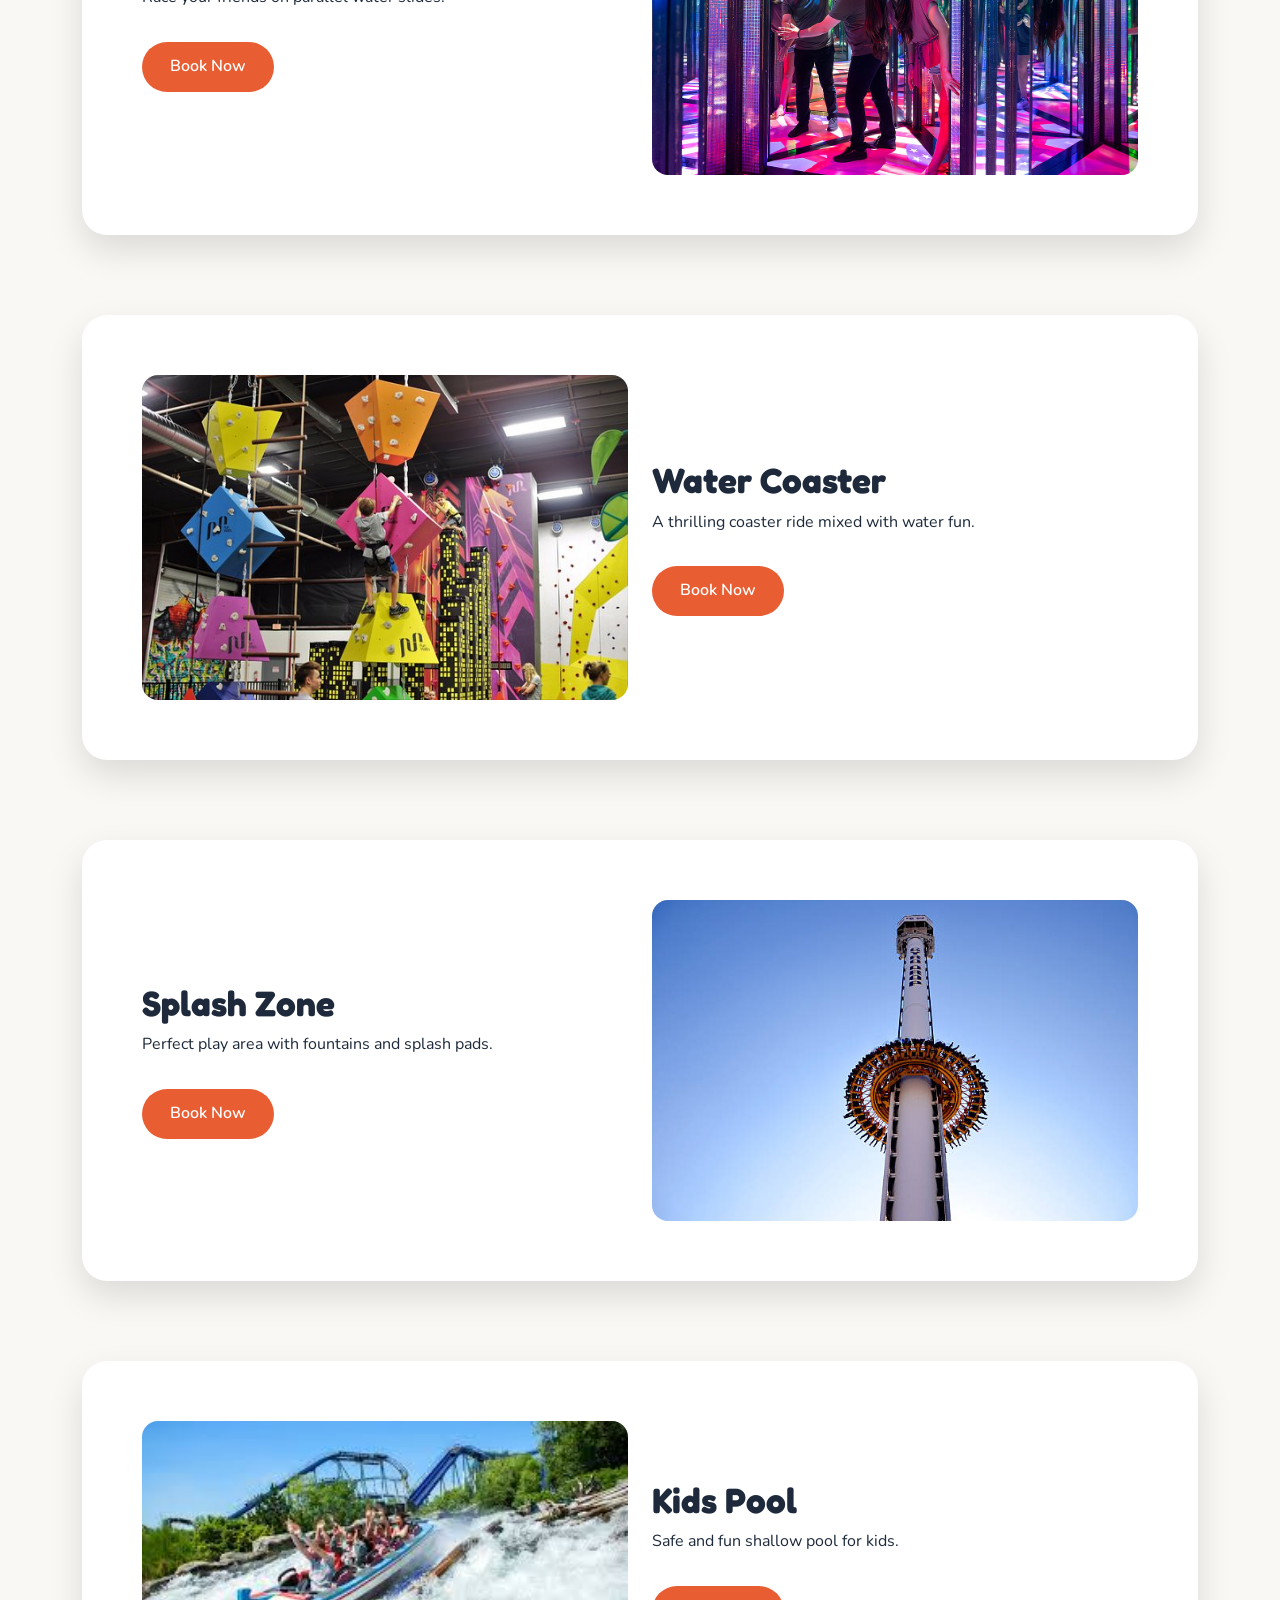
<file: Pages/attractions.html>
<!DOCTYPE html>
<html lang="en">

<head>
  <meta charset="UTF-8" />
  <meta name="viewport" content="width=device-width, initial-scale=1.0" />
  <title>Attractions | Mercado Amusement Park</title>
  <!-- Boostrap Icon Cdn -->
  <link href="https://cdn.jsdelivr.net/npm/bootstrap-icons@1.11.1/font/bootstrap-icons.css" rel="stylesheet" />
  <!-- Boostrap CDN CSS -->
  <link href="https://cdn.jsdelivr.net/npm/bootstrap@5.3.2/dist/css/bootstrap.min.css" rel="stylesheet" />
  <!-- Favicon Link Here -->
  <link rel="icon" type="image/png" sizes="32x32" href="../Assets/Gallery,Attractions,Logo/favicon-32x32.png">
  <!-- Styling CSS -->
  <link rel="stylesheet" href="./attractions.css" />
</head>

<body>
  <nav class="nav-bar container-fluid ">
    <div class="d-flex align-items-center justify-content-between w-100">
      <a href="../index.html" class="logo-navbar fw-bold"><img
          src="../Assets/Gallery,Attractions,Logo/Logo Of Nav.png" alt="" class="img-fluid"></a>
      <div class="hamburger d-lg-none" id="hamburger">
        <span></span>
        <span></span>
        <span></span>
      </div>
      <ul class="nav-items justify-content-center gap-3 d-none d-lg-flex m-0 pe-5">
        <li><a href="./about.html">About us</a></li>
        <li><a href="./tickets.html">Ticket & Prices</a></li>
        <li><a href="./entertainment.html">Entertainment</a></li>
        <li><a href="./restaurant.html">Restaurants</a></li>
        <li><a href="./gallery.html">Gallery</a></li>
        <li><a href="./contact.html">Contact us</a></li>
        <li><a href="./disclaimer.html">Disclaimer</a></li>
      </ul>
      <div class="btn-navbar gap-3 d-none d-lg-flex">
        <button class="btn btn-login" data-bs-toggle="modal" data-bs-target="#loginModal">
          Account
        </button>
        <a href="./booking.html"><button class="btn btn-ticket">
            Buy Tickets
          </button></a>
      </div>
    </div>
    <div class="mobile-menu" id="mobileMenu">
      <button class="btn-close text-white mb-4" id="closeMenu"></button>
      <ul class="flex-column d-flex gap-3">
        <li><a href="./about.html">About us</a></li>
        <li><a href="./tickets.html">Ticket & Prices</a></li>
        <li><a href="./entertainment.html">Entertainment</a></li>
        <li><a href="./restaurant.html">Restaurants</a></li>
        <li><a href="./gallery.html">Gallery</a></li>
        <li><a href="./contact.html">Contact us</a></li>
        <li><a href="./disclaimer.html">Disclaimer</a></li>
        <li>
          <button class="btn btn-login w-100 mb-2" data-bs-toggle="modal" data-bs-target="#loginModal">
            Account
          </button>
        </li>
        <li>
          <a href="./booking.html"><button class="btn btn-ticket w-100">
              Buy Tickets
            </button></a>
        </li>
      </ul>
    </div>
    <div class="overlay" id="overlay"></div>
  </nav>
  <div class="modal fade" id="loginModal">
    <div class="modal-dialog modal-dialog-centered">
      <div class="modal-content p-3">
        <div class="modal-header">
          <h5 class="modal-title">Login to Your Account</h5>
          <button class="btn-close" data-bs-dismiss="modal"></button>
        </div>
        <div class="modal-body">
          <form>
            <label>Full Name</label>
            <input type="text" id="loginName" class="form-control mb-3" placeholder="Enter your name" required>
  
            <label>Email Address</label>
            <input type="email" id="loginEmail" class="form-control mb-3" placeholder="Enter email" required>
  
            <label>Password</label>
            <input type="password" id="loginPassword" class="form-control mb-3" placeholder="Enter password" required>
  
            <button type="button" class="btn btn-ticket w-100" onclick="login()">Login</button>
          </form>
          <div class="text-center mt-3">
            <small>Don't have an account?
              <a href="#" data-bs-dismiss="modal" data-bs-toggle="modal" data-bs-target="#signupModal">Create One</a>
            </small>
          </div>
        </div>
      </div>
    </div>
  </div>
  <div class="modal fade" id="signupModal">
    <div class="modal-dialog modal-dialog-centered">
      <div class="modal-content p-3">
        <div class="modal-header">
          <h5 class="modal-title">Create Your Account</h5>
          <button class="btn-close" data-bs-dismiss="modal"></button>
        </div>
        <div class="modal-body">
          <form>
            <input type="text" id="fullName" class="form-control mb-3" placeholder="Full name" required>
            <input type="email" id="signupEmail" class="form-control mb-3" placeholder="Email" required>
            <input type="tel" id="phone" class="form-control mb-3" placeholder="Phone Number" required>
            <input type="password" id="signupPassword" class="form-control mb-3" placeholder="Password" required>
            <input type="password" id="confirmPassword" class="form-control mb-3" placeholder="Confirm password" required>
            <button type="button" class="btn btn-ticket w-100" onclick="signup()">Create Account</button>
          </form>
        </div>
      </div>
    </div>
  </div>
  <div class="container my-5 mt-5">
    <div class="filter-btns text-center">
      <button class="filter-btn active mt-5" data-filter="all">All</button>
      <button class="filter-btn mt-5" data-filter="thrill">Thrill Zone</button>
      <button class="filter-btn mt-5" data-filter="aqua">Aqua World</button>
      <button class="filter-btn mt-5" data-filter="fantasy">Fantasy Kingdom</button>
      <button class="filter-btn mt-5" data-filter="adventure">Adventure Forest</button>
      <button class="filter-btn mt-5" data-filter="space">Space Station</button>
      <button class="filter-btn mt-5" data-filter="party">Party Plaza</button>
    </div>
  </div>

  <div class="container">
    <div class="zone-section filter-item thrill">
      <div class="row align-items-center">
        <div class="col-lg-6">
          <h2 id="ThrillZone">Free Fall Tower</h2>
          <p>Experience a heart-stopping vertical drop from extreme heights.</p>
          <a href="./booking.html" class="zone-btn">Book Now</a>
        </div>
        <div class="col-lg-6"><img src="../Assets/Gallery,Attractions,Logo/Thrill Zone 1.jpg" class="zone-img"></div>
      </div>
    </div>
    <div class="zone-section filter-item thrill reverse">
      <div class="row align-items-center">
        <div class="col-lg-6">
          <h2>Mega Loop Coaster</h2>
          <p>High-speed loops and twists designed for adrenaline lovers.</p>
          <a href="./booking.html" class="zone-btn">Book Now</a>
        </div>
        <div class="col-lg-6"><img src="../Assets/Gallery,Attractions,Logo/Thril Zone 2.png" class="zone-img"></div>
      </div>
    </div>
    <div class="zone-section filter-item thrill">
      <div class="row align-items-center">
        <div class="col-lg-6">
          <h2>Sky Swing</h2>
          <p>Soar through the sky while enjoying breathtaking views.</p>
          <a href="./booking.html" class="zone-btn">Book Now</a>
        </div>
        <div class="col-lg-6"><img src="../Assets/Gallery,Attractions,Logo/Thrill Zone 3.png" class="zone-img"></div>
      </div>
    </div>
    <div class="zone-section filter-item thrill reverse">
      <div class="row align-items-center">
        <div class="col-lg-6">
          <h2>Extreme Spin</h2>
          <p>Spin, flip, and rotate at lightning-fast speeds.</p>
          <a href="./booking.html" class="zone-btn">Book Now</a>
        </div>
        <div class="col-lg-6"><img src="../Assets/Gallery,Attractions,Logo/Thrill Zone 4.png" class="zone-img"></div>
      </div>
    </div>
    <div class="zone-section filter-item thrill">
      <div class="row align-items-center">
        <div class="col-lg-6">
          <h2>Drop Zone</h2>
          <p>A sudden drop ride that will test your courage.</p>
          <a href="./booking.html" class="zone-btn">Book Now</a>
        </div>
        <div class="col-lg-6"><img src="../Assets/Gallery,Attractions,Logo/Thrill Zone 5.png" class="zone-img"></div>
      </div>
    </div>
    <div class="zone-section filter-item thrill reverse">
      <div class="row align-items-center">
        <div class="col-lg-6">
          <h2>Fire Track</h2>
          <p>Race along fiery tracks with sudden accelerations.</p>
          <a href="./booking.html" class="zone-btn">Book Now</a>
        </div>
        <div class="col-lg-6"><img src="../Assets/Gallery,Attractions,Logo/Thrill Zone 6.jpg" class="zone-img"></div>
      </div>
    </div>

    <div class="zone-section filter-item thrill">
      <div class="row align-items-center">
        <div class="col-lg-6">
          <h2>Thunder Wheel</h2>
          <p>A giant rotating wheel with thrilling movements.</p>
          <a href="./booking.html" class="zone-btn">Book Now</a>
        </div>
        <div class="col-lg-6"><img src="../Assets/Gallery,Attractions,Logo/Thrill Zone 7.png" class="zone-img"></div>
      </div>
    </div>
    <div class="zone-section filter-item aqua reverse">
      <div class="row align-items-center">
        <div class="col-lg-6">
          <h2>Wave Pool</h2>
          <p>Enjoy ocean-like waves in a safe water environment.</p>
          <a href="./booking.html" class="zone-btn">Book Now</a>
        </div>
        <div class="col-lg-6"><img src="../Assets/Gallery,Attractions,Logo/Aqua World 1.jpg" class="zone-img"></div>
      </div>
    </div>

    <div class="zone-section filter-item aqua">
      <div class="row align-items-center">
        <div class="col-lg-6">
          <h2>Lazy River</h2>
          <p>Relax and float peacefully through scenic waters.</p>
          <a href="./booking.html" class="zone-btn">Book Now</a>
        </div>
        <div class="col-lg-6"><img src="../Assets/Gallery,Attractions,Logo/Aqua World 2.webp" class="zone-img"></div>
      </div>
    </div>

    <div class="zone-section filter-item aqua reverse">
      <div class="row align-items-center">
        <div class="col-lg-6">
          <h2>Tornado Slide</h2>
          <p>Twisting water slide with powerful splashes.</p>
          <a href="./booking.html" class="zone-btn">Book Now</a>
        </div>
        <div class="col-lg-6"><img src="../Assets/Gallery,Attractions,Logo/Aqua World 3.jpeg" class="zone-img"></div>
      </div>
    </div>

    <div class="zone-section filter-item aqua">
      <div class="row align-items-center">
        <div class="col-lg-6">
          <h2>Aqua Racer</h2>
          <p>Race your friends on parallel water slides.</p>
          <a href="./booking.html" class="zone-btn">Book Now</a>
        </div>
        <div class="col-lg-6"><img src="../Assets/Gallery,Attractions,Logo/Aqua World 4.jpeg" class="zone-img"></div>
      </div>
    </div>

    <div class="zone-section filter-item aqua reverse">
      <div class="row align-items-center">
        <div class="col-lg-6">
          <h2>Water Coaster</h2>
          <p>A thrilling coaster ride mixed with water fun.</p>
          <a href="./booking.html" class="zone-btn">Book Now</a>
        </div>
        <div class="col-lg-6"><img src="../Assets/Gallery,Attractions,Logo/Aqua World 5.png" class="zone-img"></div>
      </div>
    </div>

    <div class="zone-section filter-item aqua">
      <div class="row align-items-center">
        <div class="col-lg-6">
          <h2>Splash Zone</h2>
          <p>Perfect play area with fountains and splash pads.</p>
          <a href="./booking.html" class="zone-btn">Book Now</a>
        </div>
        <div class="col-lg-6"><img src="../Assets/Gallery,Attractions,Logo/Aqua World 7.jpeg" class="zone-img"></div>
      </div>
    </div>

    <div class="zone-section filter-item aqua reverse">
      <div class="row align-items-center">
        <div class="col-lg-6">
          <h2>Kids Pool</h2>
          <p>Safe and fun shallow pool for kids.</p>
          <a href="./booking.html" class="zone-btn">Book Now</a>
        </div>
        <div class="col-lg-6"><img src="../Assets/Gallery,Attractions,Logo/Aqua World 8.jpg" class="zone-img"></div>
      </div>
    </div>
    <div class="zone-section filter-item fantasy">
      <div class="row align-items-center">
        <div class="col-lg-6">
          <h2>Thrill & Classic Rides</h2>
          <p>Experience a heart-stopping vertical drop from extreme heights.</p>
          <a href="./booking.html" class="zone-btn">Book Now</a>
        </div>
        <div class="col-lg-6"><img src="../Assets/Gallery,Attractions,Logo/Fantsay Kindogm 1.jpg" class="zone-img"></div>
      </div>
    </div>

    <div class="zone-section filter-item fantasy reverse">
      <div class="row align-items-center">
        <div class="col-lg-6">
          <h2>Roller Coaster</h2>
          <p>High-speed loops and twists designed for adrenaline lovers.</p>
          <a href="./booking.html" class="zone-btn">Book Now</a>
        </div>
        <div class="col-lg-6"><img src="../Assets/Gallery,Attractions,Logo/Fantsay Kindogm 2.jpeg" class="zone-img"></div>
      </div>
    </div>

    <div class="zone-section filter-item fantasy">
      <div class="row align-items-center">
        <div class="col-lg-6">
          <h2>Santa Maria</h2>
          <p>Soar through the sky while enjoying breathtaking views.</p>
          <a href="./booking.html" class="zone-btn">Book Now</a>
        </div>
        <div class="col-lg-6"><img src="../Assets/Gallery,Attractions,Logo/Fantsay Kindogm 3.jpg" class="zone-img"></div>
      </div>
    </div>

    <div class="zone-section filter-item fantasy reverse">
      <div class="row align-items-center">
        <div class="col-lg-6">
          <h2>Extreme Spin</h2>
          <p>Spin, flip, and rotate at lightning-fast speeds.</p>
          <a href="./booking.html" class="zone-btn">Book Now</a>
        </div>
        <div class="col-lg-6"><img src="../Assets/Gallery,Attractions,Logo/Fantsay Kindogm 4.jpeg" class="zone-img"></div>
      </div>
    </div>

    <div class="zone-section filter-item fantasy">
      <div class="row align-items-center">
        <div class="col-lg-6">
          <h2>Drop Zone</h2>
          <p>A sudden drop ride that will test your courage.</p>
          <a href="./booking.html" class="zone-btn">Book Now</a>
        </div>
        <div class="col-lg-6"><img src="../Assets/Gallery,Attractions,Logo/Fantsay Kindogm 5.jpeg" class="zone-img"></div>
      </div>
    </div>

    <div class="zone-section filter-item fantasy reverse">
      <div class="row align-items-center">
        <div class="col-lg-6">
          <h2>Fire Track</h2>
          <p>Race along fiery tracks with sudden accelerations.</p>
          <a href="./booking.html" class="zone-btn">Book Now</a>
        </div>
        <div class="col-lg-6"><img src="../Assets/Gallery,Attractions,Logo/Fantsay Kindogm 6.jpeg" class="zone-img"></div>
      </div>
    </div>

    <div class="zone-section filter-item fantasy">
      <div class="row align-items-center">
        <div class="col-lg-6">
          <h2>Thunder Wheel</h2>
          <p>A giant rotating wheel with thrilling movements.</p>
          <a href="./booking.html" class="zone-btn">Book Now</a>
        </div>
        <div class="col-lg-6"><img src="../Assets/Gallery,Attractions,Logo/Fantsay Kindogm 7.webp" class="zone-img"></div>
      </div>
    </div>


    <div class="zone-section filter-item fantasy reverse">
      <div class="row align-items-center">
        <div class="col-lg-6">
          <h2>Wave Pool</h2>
          <p>Enjoy ocean-like waves in a safe water environment.</p>
          <a href="./booking.html" class="zone-btn">Book Now</a>
        </div>
        <div class="col-lg-6"><img src="../Assets/Gallery,Attractions,Logo/Fantsay Kindogm 8.png" class="zone-img"></div>
      </div>
    </div>

    <div class="zone-section filter-item fantasy">
      <div class="row align-items-center">
        <div class="col-lg-6">
          <h2>Lazy River</h2>
          <p>Relax and float peacefully through scenic waters.</p>
          <a href="./booking.html" class="zone-btn">Book Now</a>
        </div>
        <div class="col-lg-6"><img src="../Assets/Gallery,Attractions,Logo/Fantsay Kindogm 9.jpeg" class="zone-img"></div>
      </div>
    </div>

    <div class="zone-section filter-item fantasy reverse">
      <div class="row align-items-center">
        <div class="col-lg-6">
          <h2>Tornado Slide</h2>
          <p>Twisting water slide with powerful splashes.</p>
          <a href="./booking.html" class="zone-btn">Book Now</a>
        </div>
        <div class="col-lg-6"><img src="../Assets/Gallery,Attractions,Logo/Fantsay Kindogm 10.jpeg" class="zone-img"></div>
      </div>
    </div>

    <div class="zone-section filter-item fantasy">
      <div class="row align-items-center">
        <div class="col-lg-6">
          <h2>Aqua Racer</h2>
          <p>Race your friends on parallel water slides.</p>
          <a href="./booking.html" class="zone-btn">Book Now</a>
        </div>
        <div class="col-lg-6"><img src="../Assets/Gallery,Attractions,Logo/Fantsay Kindogm 11.jpg" class="zone-img"></div>
      </div>
    </div>

    <div class="zone-section filter-item fantasy reverse">
      <div class="row align-items-center">
        <div class="col-lg-6">
          <h2>Water Coaster</h2>
          <p>A thrilling coaster ride mixed with water fun.</p>
          <a href="./booking.html" class="zone-btn">Book Now</a>
        </div>
        <div class="col-lg-6"><img src="../Assets/Gallery,Attractions,Logo/Fantsay Kindogm 12.jpg" class="zone-img"></div>
      </div>
    </div>

    <div class="zone-section filter-item fantasy">
      <div class="row align-items-center">
        <div class="col-lg-6">
          <h2>Splash Zone</h2>
          <p>Perfect play area with fountains and splash pads.</p>
          <a href="./booking.html" class="zone-btn">Book Now</a>
        </div>
        <div class="col-lg-6"><img src="../Assets/Gallery,Attractions,Logo/Fantsay Kindogm 13.jpg" class="zone-img"></div>
      </div>
    </div>

    <div class="zone-section filter-item fantasy reverse">
      <div class="row align-items-center">
        <div class="col-lg-6">
          <h2>Kids Pool</h2>
          <p>Safe and fun shallow pool for kids.</p>
          <a href="./booking.html" class="zone-btn">Book Now</a>
        </div>
        <div class="col-lg-6"><img src="../Assets/Gallery,Attractions,Logo/Fantsay Kindogm 14.jpeg" class="zone-img"></div>
      </div>
    </div>

    <div class="zone-section filter-item fantasy">
      <div class="row align-items-center">
        <div class="col-lg-6">
          <h2>Splash Zone</h2>
          <p>Perfect play area with fountains and splash pads.</p>
          <a href="./booking.html" class="zone-btn">Book Now</a>
        </div>
        <div class="col-lg-6"><img src="../Assets/Gallery,Attractions,Logo/Fantsay Kindogm 15.webp" class="zone-img"></div>
      </div>
    </div>
    <div class="zone-section filter-item adventure">
      <div class="row align-items-center">
        <div class="col-lg-6">
          <h2>Free Fall Tower</h2>
          <p>Experience a heart-stopping vertical drop from extreme heights.</p>
          <a href="./booking.html" class="zone-btn">Book Now</a>
        </div>
        <div class="col-lg-6"><img src="../Assets/Gallery,Attractions,Logo/ADVENTURE FOREST – Attractions-1.jpg" class="zone-img">
        </div>
      </div>
    </div>

    <div class="zone-section filter-item adventure reverse">
      <div class="row align-items-center">
        <div class="col-lg-6">
          <h2>Mega Loop Coaster</h2>
          <p>High-speed loops and twists designed for adrenaline lovers.</p>
          <a href="./booking.html" class="zone-btn">Book Now</a>
        </div>
        <div class="col-lg-6"><img src="../Assets/Gallery,Attractions,Logo/ADVENTURE FOREST – Attractions-2.webp"
            class="zone-img"></div>
      </div>
    </div>

    <div class="zone-section filter-item adventure">
      <div class="row align-items-center">
        <div class="col-lg-6">
          <h2>Sky Swing</h2>
          <p>Soar through the sky while enjoying breathtaking views.</p>
          <a href="./booking.html" class="zone-btn">Book Now</a>
        </div>
        <div class="col-lg-6"><img src="../Assets/Gallery,Attractions,Logo/ADVENTURE FOREST – Attractions-3.jpeg"
            class="zone-img"></div>
      </div>
    </div>

    <div class="zone-section filter-item adventure reverse">
      <div class="row align-items-center">
        <div class="col-lg-6">
          <h2>Extreme Spin</h2>
          <p>Spin, flip, and rotate at lightning-fast speeds.</p>
          <a href="./booking.html" class="zone-btn">Book Now</a>
        </div>
        <div class="col-lg-6"><img src="../Assets/Gallery,Attractions,Logo/ADVENTURE FOREST – Attractions-4.jpeg"
            class="zone-img"></div>
      </div>
    </div>

    <div class="zone-section filter-item adventure">
      <div class="row align-items-center">
        <div class="col-lg-6">
          <h2>Drop Zone</h2>
          <p>A sudden drop ride that will test your courage.</p>
          <a href="./booking.html" class="zone-btn">Book Now</a>
        </div>
        <div class="col-lg-6"><img src="../Assets/Gallery,Attractions,Logo/ADVENTURE FOREST – Attractions-5.jpeg"
            class="zone-img"></div>
      </div>
    </div>

    <div class="zone-section filter-item adventure reverse">
      <div class="row align-items-center">
        <div class="col-lg-6">
          <h2>Fire Track</h2>
          <p>Race along fiery tracks with sudden accelerations.</p>
          <a href="./booking.html" class="zone-btn">Book Now</a>
        </div>
        <div class="col-lg-6"><img src="../Assets/Gallery,Attractions,Logo/ADVENTURE FOREST – Attractions-6.jpeg"
            class="zone-img"></div>
      </div>
    </div>

    <div class="zone-section filter-item adventure">
      <div class="row align-items-center">
        <div class="col-lg-6">
          <h2>Thunder Wheel</h2>
          <p>A giant rotating wheel with thrilling movements.</p>
          <a href="./booking.html" class="zone-btn">Book Now</a>
        </div>
        <div class="col-lg-6"><img src="../Assets/Gallery,Attractions,Logo/ADVENTURE FOREST – Attractions-7.jpg" class="zone-img">
        </div>
      </div>
    </div>


    <div class="zone-section filter-item adventure reverse">
      <div class="row align-items-center">
        <div class="col-lg-6">
          <h2>Wave Pool</h2>
          <p>Enjoy ocean-like waves in a safe water environment.</p>
          <a href="./booking.html" class="zone-btn">Book Now</a>
        </div>
        <div class="col-lg-6"><img src="../Assets/Gallery,Attractions,Logo/ADVENTURE FOREST – Attractions-8.jpg" class="zone-img">
        </div>
      </div>
    </div>

    <div class="zone-section filter-item adventure">
      <div class="row align-items-center">
        <div class="col-lg-6">
          <h2>Lazy River</h2>
          <p>Relax and float peacefully through scenic waters.</p>
          <a href="./booking.html" class="zone-btn">Book Now</a>
        </div>
        <div class="col-lg-6"><img src="../Assets/Gallery,Attractions,Logo/ADVENTURE FOREST – Attractions-9.webp"
            class="zone-img"></div>
      </div>
    </div>

    <div class="zone-section filter-item adventure reverse">
      <div class="row align-items-center">
        <div class="col-lg-6">
          <h2>Tornado Slide</h2>
          <p>Twisting water slide with powerful splashes.</p>
          <a href="./booking.html" class="zone-btn">Book Now</a>
        </div>
        <div class="col-lg-6"><img src="../Assets/Gallery,Attractions,Logo/ADVENTURE FOREST – Attractions-10.jpeg"
            class="zone-img"></div>
      </div>
    </div>
    <div class="zone-section filter-item space">
      <div class="row align-items-center">
        <div class="col-lg-6">
          <h2>Free Fall Tower</h2>
          <p>Experience a heart-stopping vertical drop from extreme heights.</p>
          <a href="./booking.html" class="zone-btn">Book Now</a>
        </div>
        <div class="col-lg-6"><img src="../Assets/Gallery,Attractions,Logo/SPACE STATION – Attractions-1.jpg" class="zone-img">
        </div>
      </div>
    </div>

    <div class="zone-section filter-item space reverse">
      <div class="row align-items-center">
        <div class="col-lg-6">
          <h2>Mega Loop Coaster</h2>
          <p>High-speed loops and twists designed for adrenaline lovers.</p>
          <a href="./booking.html" class="zone-btn">Book Now</a>
        </div>
        <div class="col-lg-6"><img src="../Assets/Gallery,Attractions,Logo/SPACE STATION – Attractions-2.jpg" class="zone-img">
        </div>
      </div>
    </div>

    <div class="zone-section filter-item space">
      <div class="row align-items-center">
        <div class="col-lg-6">
          <h2>Sky Swing</h2>
          <p>Soar through the sky while enjoying breathtaking views.</p>
          <a href="./booking.html" class="zone-btn">Book Now</a>
        </div>
        <div class="col-lg-6"><img src="../Assets/Gallery,Attractions,Logo/SPACE STATION – Attractions-3.jpg" class="zone-img">
        </div>
      </div>
    </div>

    <div class="zone-section filter-item space reverse">
      <div class="row align-items-center">
        <div class="col-lg-6">
          <h2>Extreme Spin</h2>
          <p>Spin, flip, and rotate at lightning-fast speeds.</p>
          <a href="./booking.html" class="zone-btn">Book Now</a>
        </div>
        <div class="col-lg-6"><img src="../Assets/Gallery,Attractions,Logo/SPACE STATION – Attractions-4.jpeg" class="zone-img">
        </div>
      </div>
    </div>

    <div class="zone-section filter-item space">
      <div class="row align-items-center">
        <div class="col-lg-6">
          <h2>Drop Zone</h2>
          <p>A sudden drop ride that will test your courage.</p>
          <a href="./booking.html" class="zone-btn">Book Now</a>
        </div>
        <div class="col-lg-6"><img src="../Assets/Gallery,Attractions,Logo/SPACE STATION – Attractions-5.webp" class="zone-img">
        </div>
      </div>
    </div>
    <div class="zone-section filter-item party">
      <div class="row align-items-center">
        <div class="col-lg-6">
          <h2>Free Fall Tower</h2>
          <p>Experience a heart-stopping vertical drop from extreme heights.</p>
          <a href="./booking.html" class="zone-btn">Book Now</a>
        </div>
        <div class="col-lg-6"><img src="../Assets/Gallery,Attractions,Logo/PARTY PLAZA – Attractions-1.webp" class="zone-img">
        </div>
      </div>
    </div>

    <div class="zone-section filter-item party reverse">
      <div class="row align-items-center">
        <div class="col-lg-6">
          <h2>Mega Loop Coaster</h2>
          <p>High-speed loops and twists designed for adrenaline lovers.</p>
          <a href="./booking.html" class="zone-btn">Book Now</a>
        </div>
        <div class="col-lg-6"><img src="../Assets/Gallery,Attractions,Logo/PARTY PLAZA – Attractions-2.webp" class="zone-img">
        </div>
      </div>
    </div>

    <div class="zone-section filter-item party">
      <div class="row align-items-center">
        <div class="col-lg-6">
          <h2>Sky Swing</h2>
          <p>Soar through the sky while enjoying breathtaking views.</p>
          <a href="./booking.html" class="zone-btn">Book Now</a>
        </div>
        <div class="col-lg-6"><img src="../Assets/Gallery,Attractions,Logo/PARTY PLAZA – Attractions-3.jpg" class="zone-img">
        </div>
      </div>
    </div>

    <div class="zone-section filter-item party reverse">
      <div class="row align-items-center">
        <div class="col-lg-6">
          <h2>Extreme Spin</h2>
          <p>Spin, flip, and rotate at lightning-fast speeds.</p>
          <a href="./booking.html" class="zone-btn">Book Now</a>
        </div>
        <div class="col-lg-6"><img src="../Assets/Gallery,Attractions,Logo/PARTY PLAZA – Attractions-4.jpeg" class="zone-img">
        </div>
      </div>
    </div>

    <div class="zone-section filter-item party">
      <div class="row align-items-center">
        <div class="col-lg-6">
          <h2>Drop Zone</h2>
          <p>A sudden drop ride that will test your courage.</p>
          <a href="./booking.html" class="zone-btn">Book Now</a>
        </div>
        <div class="col-lg-6"><img src="../Assets/Gallery,Attractions,Logo/PARTY PLAZA – Attractions-5.jpg" class="zone-img">
        </div>
      </div>
    </div>
  </div>
  <footer class="footer">
    <div class="container">
      <div class="footer-grid">
        <div class="footer-brand">
          <a href="#" class="footer-logo">
            <img src="../Assets/Gallery,Attractions,Logo/Footer.png" alt="Mercado Park Logo">
          </a>
          <p class="footer-description">
            The nation's pride, brought to you by Seth Groups of Companies.
            45 acres of pure adventure, thrill, and family entertainment.
          </p>
          <div class="footer-social">
            <a href="https://www.facebook.com/" target="_blank"><i class="bi bi-facebook"></i></a>
            <a href="https://www.instagram.com/" target="_blank"><i class="bi bi-instagram"></i></a>
            <a href="https://www.x.com/" target="_blank"><i class="bi bi-twitter-x"></i></a>
            <a href="https://www.youtube.com/" target="_blank"><i class="bi bi-youtube"></i></a>
          </div>

        </div>
        <div>
          <h4 class="footer-h42">Quick Links</h4>
          <ul class="footer-links">
            <li><a href="./Attractions.html">Zones & Attractions</a></li>
            <li><a href="./restaurant.html">Restaurants</a></li>
            <li><a href="./entertainment.html">Entertainment</a></li>
            <li><a href="./ticket&prices.html">Tickets & Prices</a></li>
            <li><a href="./gallery.html">Gallery</a></li>
          </ul>
        </div>
        <div>
          <h4 class="footer-h41">Information</h4>
          <ul class="footer-links">
            <li><a href="./about.html">About Us</a></li>
            <li><a href="./contact.html">Contact Us</a></li>
            <li><a href="./disclaimer.html">Disclaimer</a></li>
            <li><a href="../index.html">Sitemap</a></li>
          </ul>
        </div>
        <div class="footer-highlights">
          <h4 class="footer-h43">Why Visit Mercado?</h4>
          <ul>
            <li>🎢 50+ Thrilling Rides</li>
            <li>🎭 Live Shows & Events</li>
            <li>🍔 Food Streets & Cafés</li>
            <li>👨‍👩‍👧 Family & Kids Zones</li>
            <li>🌙 Night Entertainment</li>
          </ul>
        </div>

      </div>
      <div class="footer-bottom">
        <p>© 2025 Mercado Amusement Park. A Seth Groups Company. All rights reserved.</p>
        <div class="footer-bottom-links">
          <a href="./disclaimer.html">Privacy Policy</a>
          <a href="./disclaimer.html">Terms of Service</a>
        </div>
      </div>
    </div>
  </footer>
  <!-- Boostrap Java Script CDN -->
  <script src="https://cdn.jsdelivr.net/npm/@popperjs/core@2.11.8/dist/umd/popper.min.js"
    integrity="sha384-I7E8VVD/ismYTF4hNIPjVp/Zjvgyol6VFvRkX/vR+Vc4jQkC+hVqc2pM8ODewa9r"
    crossorigin="anonymous"></script>
  <script src="https://cdn.jsdelivr.net/npm/bootstrap@5.3.8/dist/js/bootstrap.min.js"
    integrity="sha384-G/EV+4j2dNv+tEPo3++6LCgdCROaejBqfUeNjuKAiuXbjrxilcCdDz6ZAVfHWe1Y"
    crossorigin="anonymous"></script>
  <!-- Java Script Linking -->
  <script src="./attractions.js"></script>
</body>

</html>
</file>
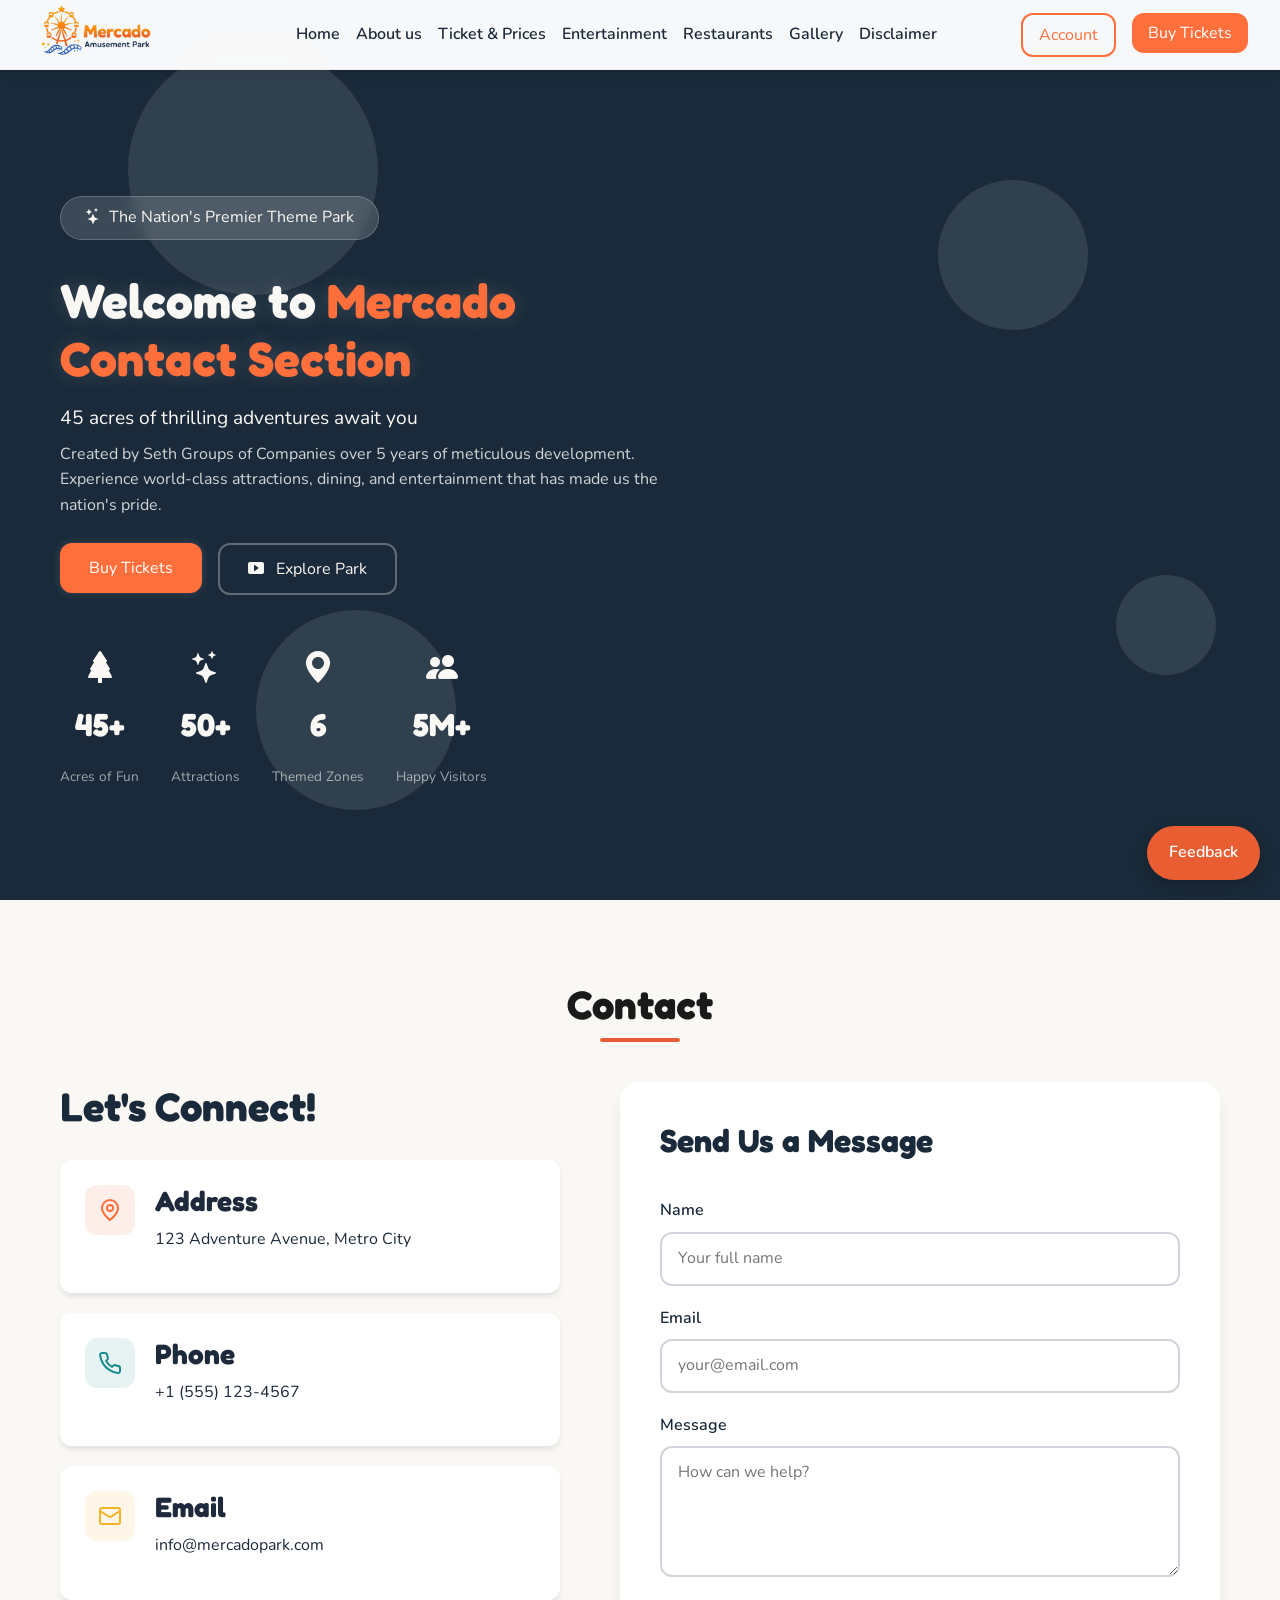
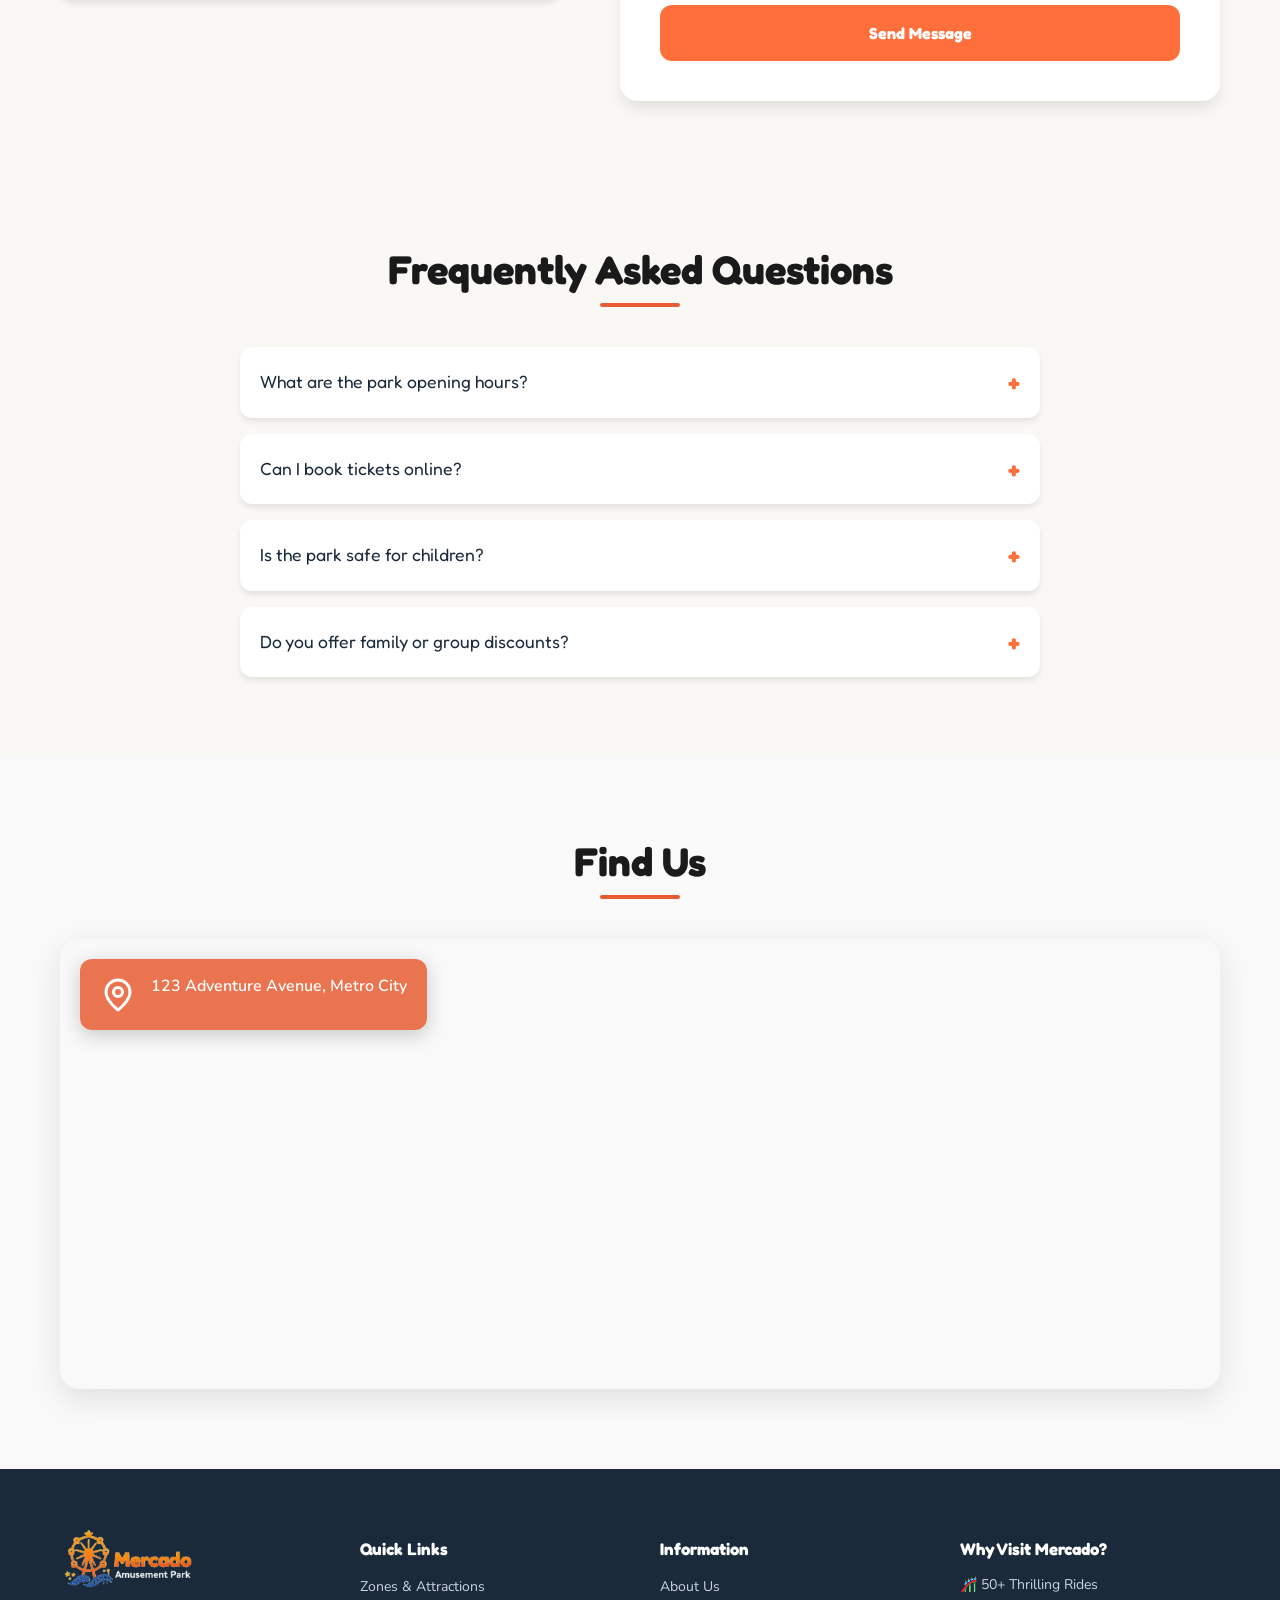
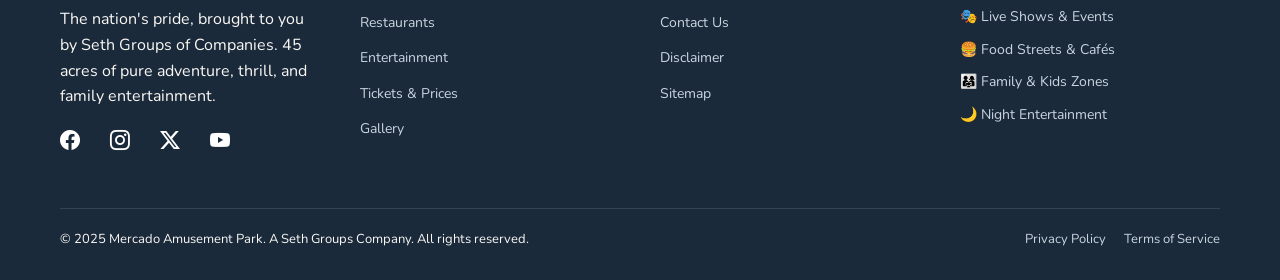
<file: Pages/contact.html>
<!DOCTYPE html>
<html lang="en">

<head>
  <meta charset="UTF-8" />
  <meta name="viewport" content="width=device-width, initial-scale=1.0" />
  <title>Contact | Mercado Amusement Park</title>
  <link href="https://cdn.jsdelivr.net/npm/bootstrap-icons@1.11.1/font/bootstrap-icons.css" rel="stylesheet" />
  <link href="https://cdn.jsdelivr.net/npm/bootstrap@5.3.2/dist/css/bootstrap.min.css" rel="stylesheet" />
  <link rel="icon" type="image/png" sizes="32x32" href="../Assets/Gallery,Attractions,Logo/favicon-32x32.png">
  <link rel="stylesheet" href="./contact.css" />
</head>
<body>
  <a href="https://docs.google.com/forms/d/e/1FAIpQLSf604hKNyEG5394pSK4zZ0RSYEPWwDPMKdiECQxky91tefnaQ/viewform?usp=dialog"
    class="feedback-float" target="_blank">
    Feedback
  </a>

  <nav class="nav-bar container-fluid ">
    <div class="d-flex align-items-center justify-content-between w-100">
      <a href="../index.html" class="logo-navbar fw-bold"><img src="../Assets/Gallery,Attractions,Logo/Logo Of Nav.png"
          alt="" class="img-fluid"></a>
      <div class="hamburger d-lg-none" id="hamburger">
        <span></span>
        <span></span>
        <span></span>
      </div>
      <ul class="nav-items justify-content-center gap-3 d-none d-lg-flex m-0 pe-5">
        <li><a href="../index.html">Home</a></li>
        <li><a href="./about.html">About us</a></li>
        <li><a href="./tickets.html">Ticket & Prices</a></li>
        <li><a href="./entertainment.html">Entertainment</a></li>
        <li><a href="./restaurant.html">Restaurants</a></li>
        <li><a href="./gallery.html">Gallery</a></li>
        <li><a href="./disclaimer.html">Disclaimer</a></li>
      </ul>
      <div class="btn-navbar gap-3 d-none d-lg-flex">
        <button class="btn btn-login" data-bs-toggle="modal" data-bs-target="#loginModal">
          Account
        </button>
        <a href="./booking.html"><button class="btn btn-ticket">
            Buy Tickets
          </button></a>
      </div>
    </div>
    <div class="mobile-menu" id="mobileMenu">
      <button class="btn-close text-white mb-4" id="closeMenu"></button>
      <ul class="flex-column d-flex gap-3">
        <li><a href="../index.html">Home</a></li>
        <li><a href="./about.html">About us</a></li>
        <li><a href="./tickets.html">Ticket & Prices</a></li>
        <li><a href="./entertainment.html">Entertainment</a></li>
        <li><a href="./restaurant.html">Restaurants</a></li>
        <li><a href="./gallery.html">Gallery</a></li>
        <li><a href="./disclaimer.html">Disclaimer</a></li>
        <li>
          <button class="btn btn-login w-100 mb-2" data-bs-toggle="modal" data-bs-target="#loginModal">
            Account
          </button>
        </li>
        <li>
          <a href="./booking.html"><button class="btn btn-ticket">
              Buy Tickets
            </button></a>
        </li>
      </ul>
    </div>
    <div class="overlay" id="overlay"></div>
  </nav>
  <div class="modal fade" id="loginModal">
    <div class="modal-dialog modal-dialog-centered">
      <div class="modal-content p-3">
        <div class="modal-header">
          <h5 class="modal-title">Login to Your Account</h5>
          <button class="btn-close" data-bs-dismiss="modal"></button>
        </div>
        <div class="modal-body">
          <form>
            <label>Full Name</label>
            <input type="text" id="loginName" class="form-control mb-3" placeholder="Enter your name" required>
  
            <label>Email Address</label>
            <input type="email" id="loginEmail" class="form-control mb-3" placeholder="Enter email" required>
  
            <label>Password</label>
            <input type="password" id="loginPassword" class="form-control mb-3" placeholder="Enter password" required>
  
            <button type="button" class="btn btn-ticket w-100" onclick="login()">Login</button>
          </form>
          <div class="text-center mt-3">
            <small>Don't have an account?
              <a href="#" data-bs-dismiss="modal" data-bs-toggle="modal" data-bs-target="#signupModal">Create One</a>
            </small>
          </div>
        </div>
      </div>
    </div>
  </div>
  <div class="modal fade" id="signupModal">
    <div class="modal-dialog modal-dialog-centered">
      <div class="modal-content p-3">
        <div class="modal-header">
          <h5 class="modal-title">Create Your Account</h5>
          <button class="btn-close" data-bs-dismiss="modal"></button>
        </div>
        <div class="modal-body">
          <form>
            <input type="text" id="fullName" class="form-control mb-3" placeholder="Full name" required>
            <input type="email" id="signupEmail" class="form-control mb-3" placeholder="Email" required>
            <input type="tel" id="phone" class="form-control mb-3" placeholder="Phone Number" required>
            <input type="password" id="signupPassword" class="form-control mb-3" placeholder="Password" required>
            <input type="password" id="confirmPassword" class="form-control mb-3" placeholder="Confirm password" required>
            <button type="button" class="btn btn-ticket w-100" onclick="signup()">Create Account</button>
          </form>
        </div>
      </div>
    </div>
  </div>
  <section class="hero">
    <div class="hero-bg">
      <div class="hero-circle circle1"></div>
      <div class="hero-circle circle2"></div>
      <div class="hero-circle circle3"></div>
      <div class="hero-circle circle4"></div>
    </div>

    <div class="container">
      <div class="hero-row">
        <div class="hero-content">
          <div class="hero-badge mb-3 animate-fade-up delay-1">
            <i class="bi bi-stars"></i>
            <span>The Nation's Premier Theme Park</span>
          </div>

          <h1 class="animate-fade-up delay-2">Welcome to <span>Mercado Contact Section</span></h1>

          <p class="hero-subtitle animate-fade-up delay-3">
            45 acres of thrilling adventures await you
          </p>

          <p class="hero-description animate-fade-up delay-4">
            Created by Seth Groups of Companies over 5 years of meticulous development. Experience
            world-class attractions, dining, and entertainment that has made us the nation's
            pride.
          </p>
<a href="./booking.html"><div class="hero-buttons animate-fade-up delay-5">
  <button class="btn btn-hero btn-xl">
    Buy Tickets
  </button></a>
            <a href="./attractions.html" class="btn btn-outline btn-xl">
              <i class="bi bi-play-btn-fill me-2"></i> Explore Park
            </a>
          </div>

          <div class="hero-stats mt-5">
            <div class="stat animate-fade-up delay-6">
              <i class="bi bi-tree-fill stat-icon primary"></i>
              <p class="stat-value primary">45+</p>
              <p class="stat-label">Acres of Fun</p>
            </div>
            <div class="stat animate-fade-up delay-7">
              <i class="bi bi-stars stat-icon accent"></i>
              <p class="stat-value accent">50+</p>
              <p class="stat-label">Attractions</p>
            </div>
            <div class="stat animate-fade-up delay-8">
              <i class="bi bi-geo-alt-fill stat-icon secondary"></i>
              <p class="stat-value secondary">6</p>
              <p class="stat-label">Themed Zones</p>
            </div>
            <div class="stat animate-fade-up delay-9">
              <i class="bi bi-people-fill stat-icon primary"></i>
              <p class="stat-value primary">5M+</p>
              <p class="stat-label">Happy Visitors</p>
            </div>
          </div>
        </div>
      </div>
    </div>
  </section>
  <section class="contact-main">
    <div class="container">
      <h2 class="section-title">Contact</h2>

      <div class="contact-grid">
        <div class="contact-info">
          <h2 class="fade-up">Let's Connect!</h2>

          <div class="info-cards">
            <div class="info-card fade-up" style="animation-delay: 0.1s;">
              <div class="info-icon primary">
                <svg xmlns="http://www.w3.org/2000/svg" width="24" height="24" viewBox="0 0 24 24" fill="none"
                  stroke="currentColor" stroke-width="2" stroke-linecap="round" stroke-linejoin="round">
                  <path d="M20 10c0 6-8 12-8 12s-8-6-8-12a8 8 0 0 1 16 0Z" />
                  <circle cx="12" cy="10" r="3" />
                </svg>
              </div>
              <div class="info-content">
                <h3>Address</h3>
                <p>123 Adventure Avenue, Metro City</p>
              </div>
            </div>
            <div class="info-card fade-up" style="animation-delay: 0.2s;">
              <div class="info-icon secondary">
                <svg xmlns="http://www.w3.org/2000/svg" width="24" height="24" viewBox="0 0 24 24" fill="none"
                  stroke="currentColor" stroke-width="2" stroke-linecap="round" stroke-linejoin="round">
                  <path
                    d="M22 16.92v3a2 2 0 0 1-2.18 2 19.79 19.79 0 0 1-8.63-3.07 19.5 19.5 0 0 1-6-6 19.79 19.79 0 0 1-3.07-8.67A2 2 0 0 1 4.11 2h3a2 2 0 0 1 2 1.72 12.84 12.84 0 0 0 .7 2.81 2 2 0 0 1-.45 2.11L8.09 9.91a16 16 0 0 0 6 6l1.27-1.27a2 2 0 0 1 2.11-.45 12.84 12.84 0 0 0 2.81.7A2 2 0 0 1 22 16.92z" />
                </svg>
              </div>
              <div class="info-content">
                <h3>Phone</h3>
                <p>+1 (555) 123-4567</p>
              </div>
            </div>

            <div class="info-card fade-up" style="animation-delay: 0.3s;">
              <div class="info-icon accent">
                <svg xmlns="http://www.w3.org/2000/svg" width="24" height="24" viewBox="0 0 24 24" fill="none"
                  stroke="currentColor" stroke-width="2" stroke-linecap="round" stroke-linejoin="round">
                  <rect width="20" height="16" x="2" y="4" rx="2" />
                  <path d="m22 7-8.97 5.7a1.94 1.94 0 0 1-2.06 0L2 7" />
                </svg>
              </div>
              <div class="info-content">
                <h3>Email</h3>
                <p>info@mercadopark.com</p>
              </div>
            </div>
          </div>
        </div>

        <div class="contact-form-wrapper fade-up" style="animation-delay: 0.4s;">
          <div class="contact-form-card">
            <div class="form-header">
              <h2>Send Us a Message</h2>
            </div>
            <form id="contactForm" class="contact-form">
              <div class="form-group">
                <label for="name">Name</label>
                <input type="text" id="name" placeholder="Your full name" required>
              </div>
              <div class="form-group">
                <label for="email">Email</label>
                <input type="email" id="email" placeholder="your@email.com" required>
              </div>
              <div class="form-group">
                <label for="message">Message</label>
                <textarea id="message" rows="4" placeholder="How can we help?" required></textarea>
              </div>
              <button type="submit" class="btn btn-primary" id="submitBtn">
                Send Message
              </button>
            </form>
          </div>
        </div>
      </div>
    </div>
  </section>
  <section class="contact-faq">
    <h2 class="section-title">Frequently Asked Questions</h2>
    <div class="faq-box">
      <details>
        <summary>
          What are the park opening hours?
          <span class="faq-icon">+</span>
        </summary>
        <p>The park is open daily from 10:00 AM to 8:00 PM. Timings may vary on holidays.</p>
      </details>

      <details>
        <summary>
          Can I book tickets online?
          <span class="faq-icon">+</span>
        </summary>
        <p>Yes, online ticket booking is available through our official website.</p>
      </details>

      <details>
        <summary>
          Is the park safe for children?
          <span class="faq-icon">+</span>
        </summary>
        <p>Absolutely! We follow strict safety standards and have trained staff on all rides.</p>
      </details>

      <details>
        <summary>
          Do you offer family or group discounts?
          <span class="faq-icon">+</span>
        </summary>
        <p>Yes, special discounts are available for families, schools, and group bookings.</p>
      </details>
    </div>
  </section>
  <section class="contact-map-section">
    <div class="container">
      <h2 class="section-title">Find Us</h2>
      <div class="map-wrapper">
        <iframe
          src="https://www.google.com/maps/embed?pb=!1m18!1m12!1m3!1d3650.123456789!2d-46.6333081845!3d-23.550519768!2m3!1f0!2f0!3f0!3m2!1i1024!2i768!4f13.1!3m3!1m2!1s0x94ce59c99f0f0f0f%3A0xabcdef1234567890!2s123%20Adventure%20Avenue!5e0!3m2!1sen!2s!4v1234567890"
          allowfullscreen="" loading="lazy" referrerpolicy="no-referrer-when-downgrade"></iframe>
        <div class="map-overlay">
          <div class="map-icon">
            <svg xmlns="http://www.w3.org/2000/svg" width="48" height="48" viewBox="0 0 24 24" fill="none"
              stroke="white" stroke-width="2" stroke-linecap="round" stroke-linejoin="round">
              <path d="M20 10c0 6-8 12-8 12s-8-6-8-12a8 8 0 0 1 16 0Z" />
              <circle cx="12" cy="10" r="3" />
            </svg>
          </div>
          <p class="map-address">123 Adventure Avenue, Metro City</p>
        </div>
      </div>
    </div>
  </section>
  <div id="toast" class="toast">
    <div class="toast-content">
      <svg xmlns="http://www.w3.org/2000/svg" width="20" height="20" viewBox="0 0 24 24" fill="none"
        stroke="currentColor" stroke-width="2" stroke-linecap="round" stroke-linejoin="round">
        <path d="M22 11.08V12a10 10 0 1 1-5.93-9.14" />
        <polyline points="22 4 12 14.01 9 11.01" />
      </svg>
      <div class="toast-text">
        <strong>Message Sent!</strong>
        <span>We'll get back to you within 24-48 hours.</span>
      </div>
    </div>
  </div>
  <footer class="footer">
    <div class="container">
      <div class="footer-grid">
        <div class="footer-brand">
          <a href="#" class="footer-logo">
            <img src="../Assets/Gallery,Attractions,Logo/Footer.png" alt="Mercado Park Logo">
          </a>
          <p class="footer-description">
            The nation's pride, brought to you by Seth Groups of Companies.
            45 acres of pure adventure, thrill, and family entertainment.
          </p>
          <div class="footer-social">
            <a href="https://www.facebook.com/" target="_blank"><i class="bi bi-facebook"></i></a>
            <a href="https://www.instagram.com/" target="_blank"><i class="bi bi-instagram"></i></a>
            <a href="https://www.x.com/" target="_blank"><i class="bi bi-twitter-x"></i></a>
            <a href="https://www.youtube.com/" target="_blank"><i class="bi bi-youtube"></i></a>
          </div>
        </div>
        <div>
          <h4>Quick Links</h4>
          <ul class="footer-links">
            <li><a href="./Attractions.html">Zones & Attractions</a></li>
            <li><a href="./restaurant.html">Restaurants</a></li>
            <li><a href="./entertainment.html">Entertainment</a></li>
            <li><a href="./ticket&prices.html">Tickets & Prices</a></li>
            <li><a href="./gallery.html">Gallery</a></li>
          </ul>
        </div>
        <div>
          <h4>Information</h4>
          <ul class="footer-links">
            <li><a href="./about.html">About Us</a></li>
            <li><a href="./contact.html">Contact Us</a></li>
            <li><a href="./disclaimer.html">Disclaimer</a></li>
            <li><a href="./contact.html">Sitemap</a></li>
          </ul>
        </div>
        <div class="footer-highlights">
          <h4>Why Visit Mercado?</h4>
          <ul>
            <li>🎢 50+ Thrilling Rides</li>
            <li>🎭 Live Shows & Events</li>
            <li>🍔 Food Streets & Cafés</li>
            <li>👨‍👩‍👧 Family & Kids Zones</li>
            <li>🌙 Night Entertainment</li>
          </ul>
        </div>

      </div>
      <div class="footer-bottom">
        <p>© 2025 Mercado Amusement Park. A Seth Groups Company. All rights reserved.</p>
        <div class="footer-bottom-links">
          <a href="./disclaimer.html">Privacy Policy</a>
          <a href="./disclaimer.html">Terms of Service</a>
        </div>
      </div>
    </div>
  </footer>
  <script src="https://cdn.jsdelivr.net/npm/@popperjs/core@2.11.8/dist/umd/popper.min.js"
    integrity="sha384-I7E8VVD/ismYTF4hNIPjVp/Zjvgyol6VFvRkX/vR+Vc4jQkC+hVqc2pM8ODewa9r"
    crossorigin="anonymous"></script>
  <script src="https://cdn.jsdelivr.net/npm/bootstrap@5.3.8/dist/js/bootstrap.min.js"
    integrity="sha384-G/EV+4j2dNv+tEPo3++6LCgdCROaejBqfUeNjuKAiuXbjrxilcCdDz6ZAVfHWe1Y"
    crossorigin="anonymous"></script>
  <script src="./contact.js"></script>
</body </html>
</file>
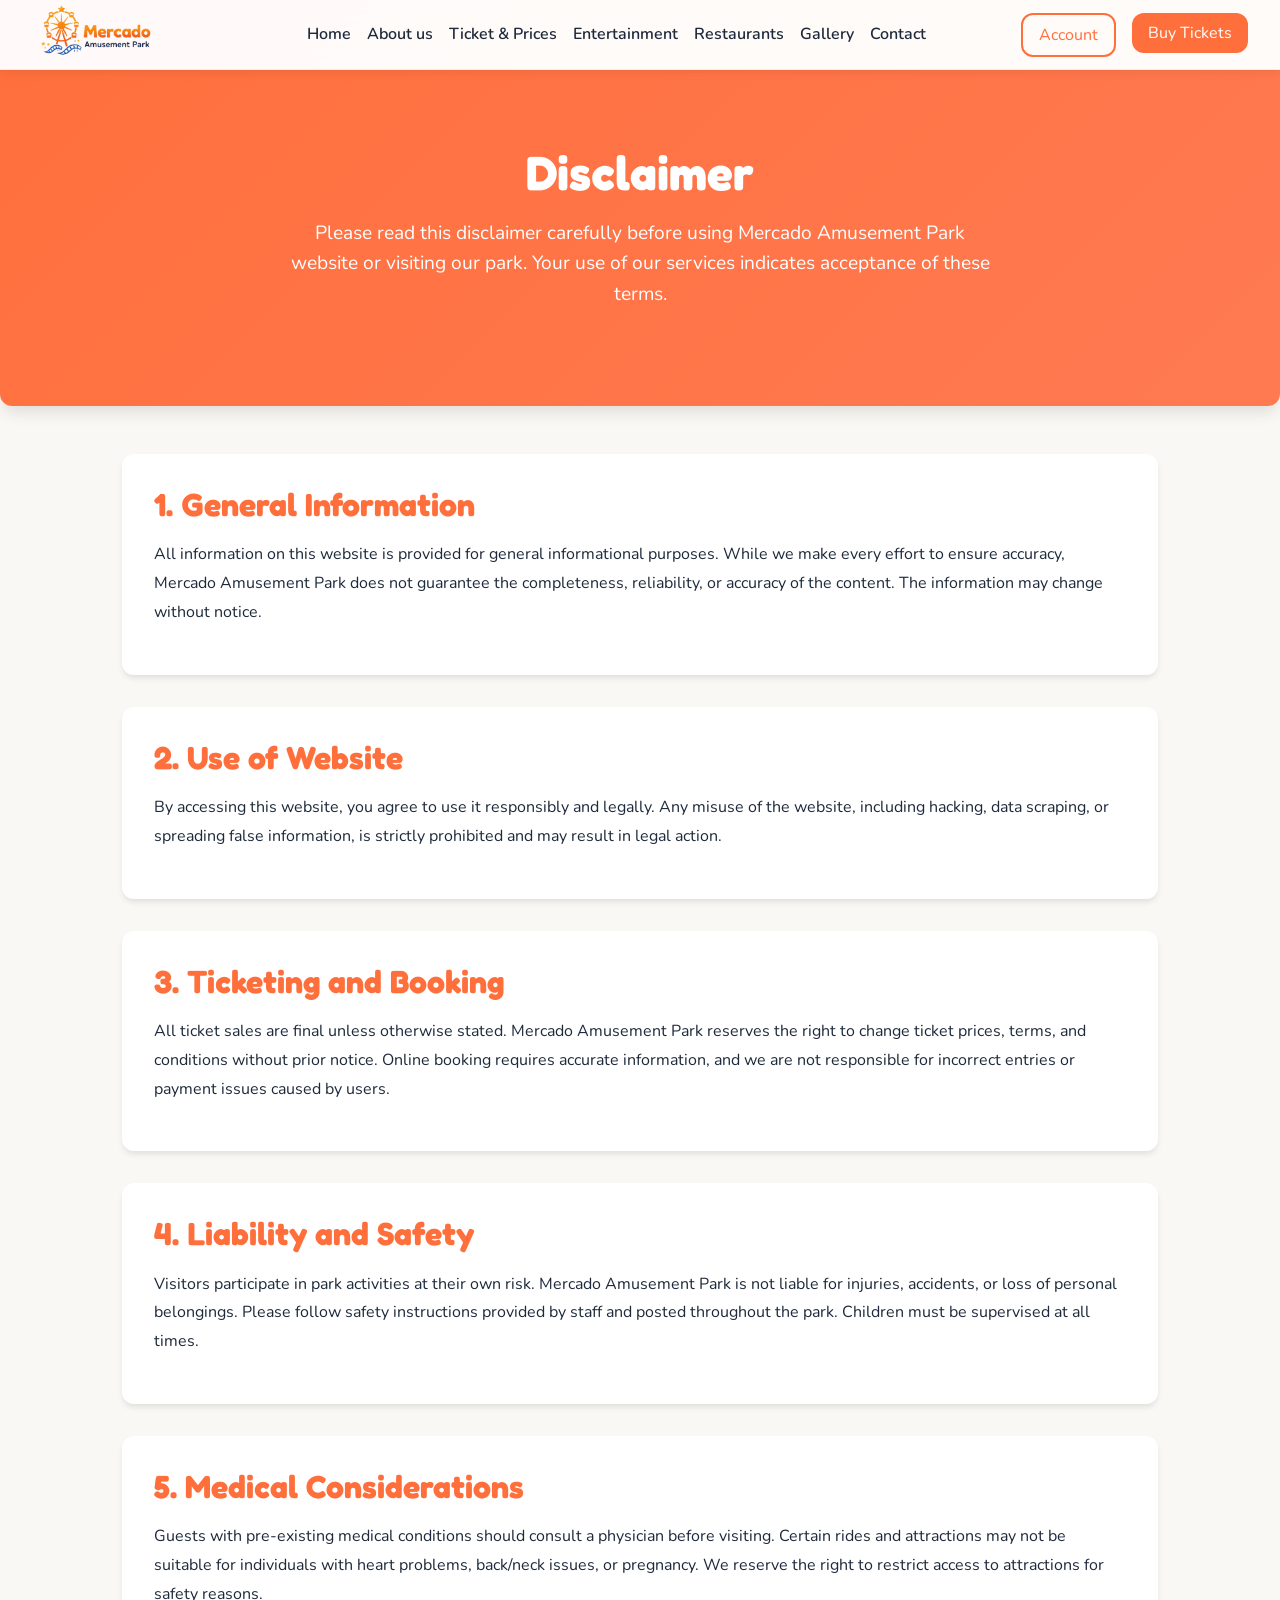
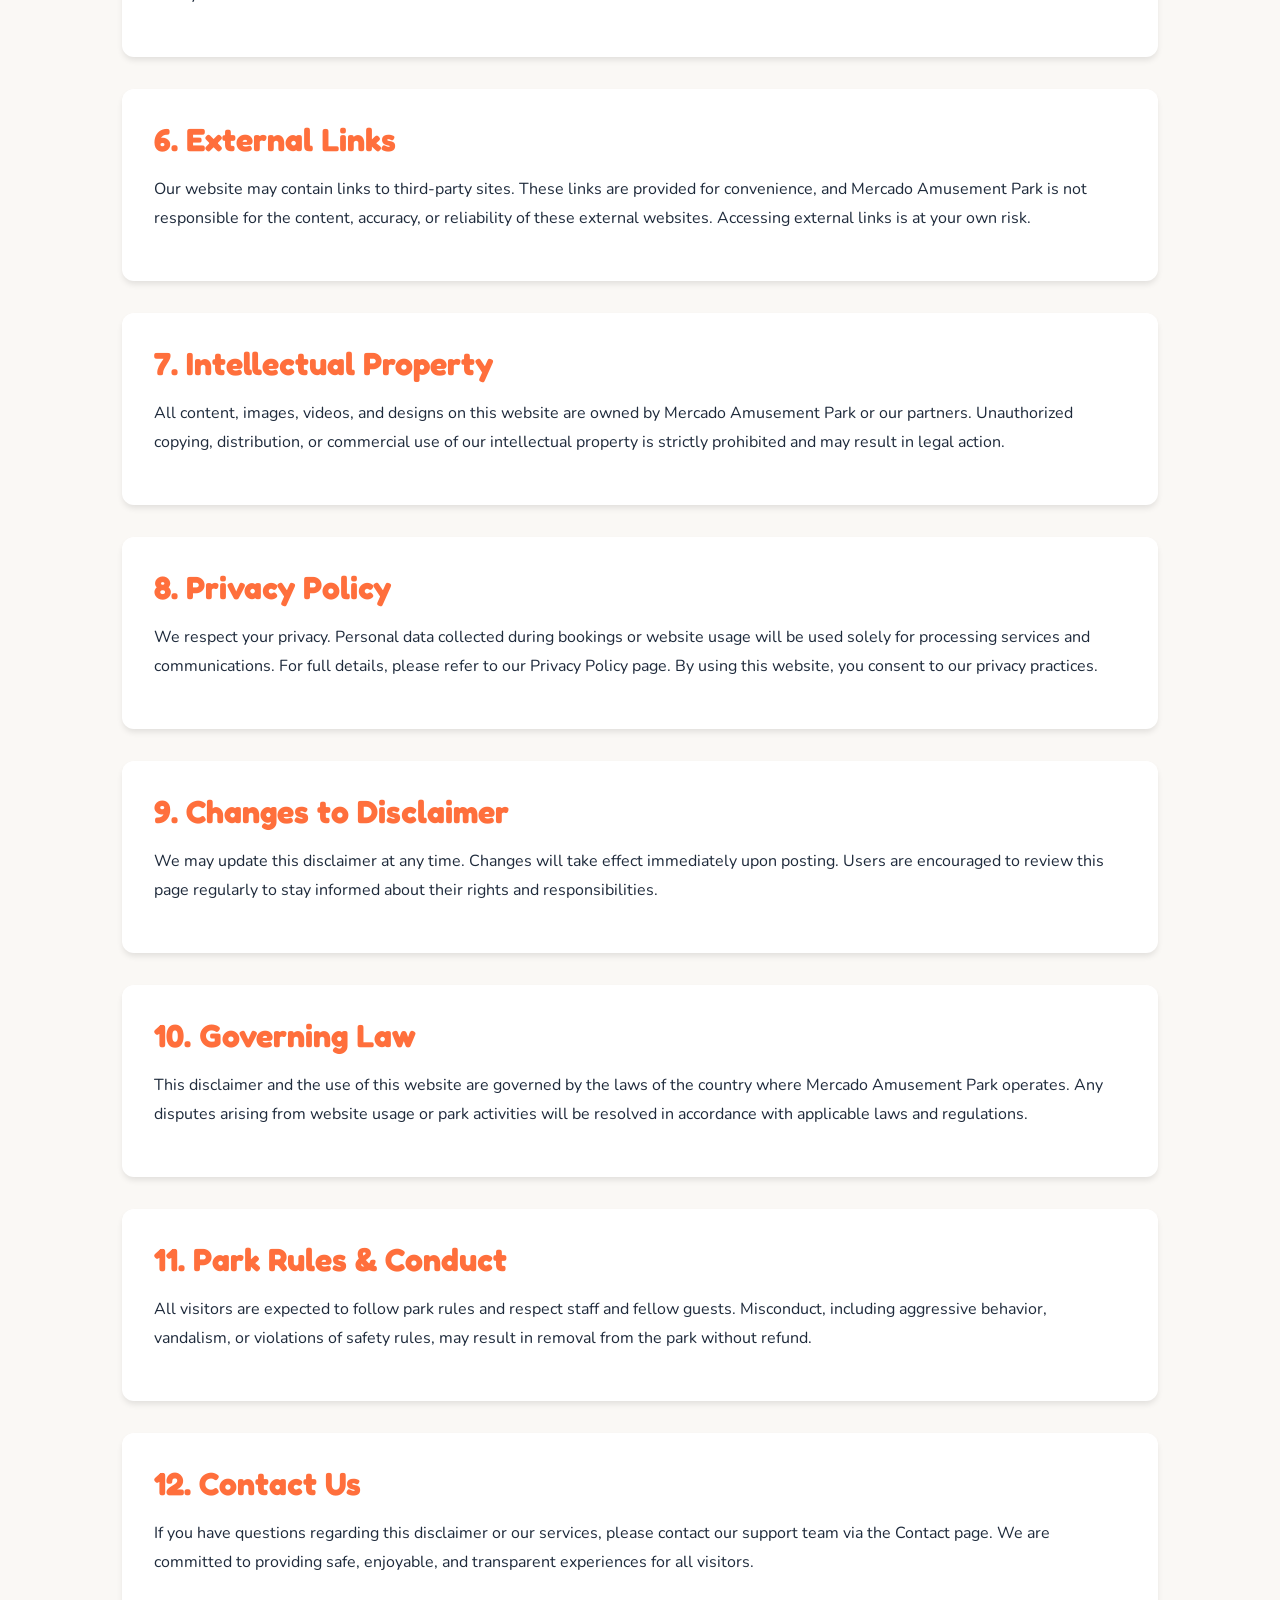
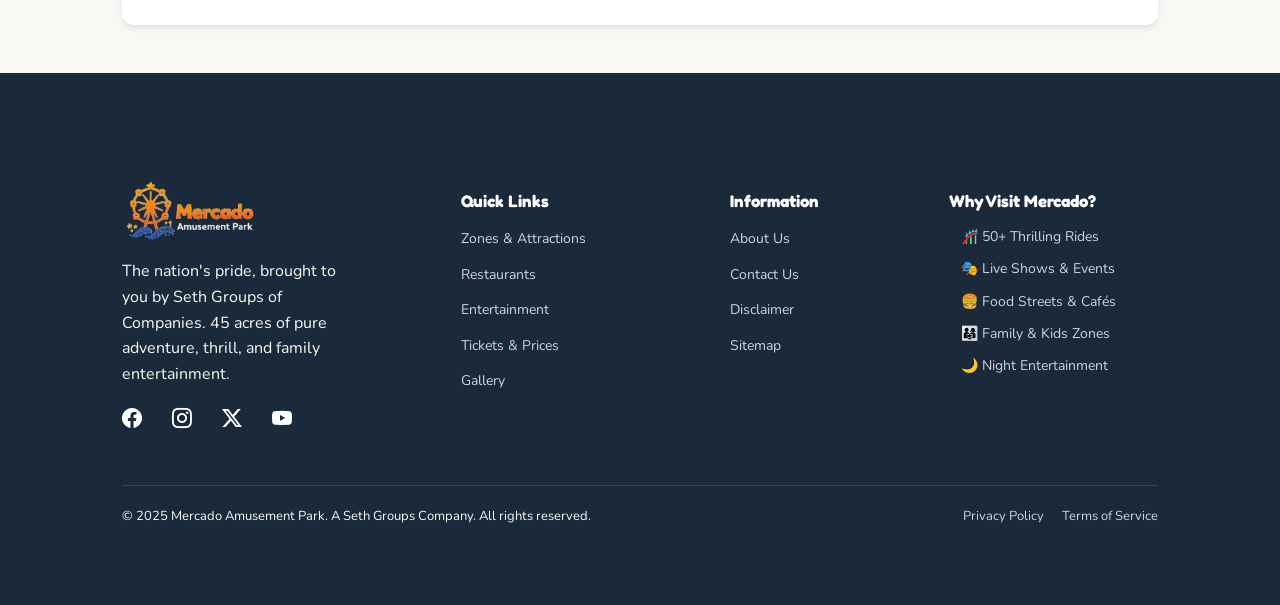
<file: Pages/disclaimer.html>
<!DOCTYPE html>
<html lang="en">

<head>
  <meta charset="UTF-8">
  <meta name="viewport" content="width=device-width, initial-scale=1.0">
  <title>Disclaimer | Mercado</title>
  <link href="https://cdn.jsdelivr.net/npm/bootstrap@5.3.2/dist/css/bootstrap.min.css" rel="stylesheet" />
  <link rel="icon" type="image/png" sizes="32x32" href="../Assets/Gallery,Attractions,Logo/favicon-32x32.png">
  <link rel="stylesheet" href="https://cdn.jsdelivr.net/npm/bootstrap-icons@1.11.3/font/bootstrap-icons.min.css">

  <link rel="stylesheet" href="./disclaimer.css">
</head>
<body>
  
  <nav class="nav-bar container-fluid ">
    <div class="d-flex align-items-center justify-content-between w-100">
      <a href="../index.html" class="logo-navbar fw-bold"><img
          src="../Assets/Gallery,Attractions,Logo/Logo Of Nav.png " alt="" class="img-fluid"></a>
      <div class="hamburger d-lg-none" id="hamburger">
        <span></span>
        <span></span>
        <span></span>
      </div>
      <ul class="nav-items justify-content-center gap-3 d-none d-lg-flex m-0 pe-5">
        <li><a href="../index.html">Home</a></li>
        <li><a href="./about.html">About us</a></li>
        <li><a href="./tickets.html">Ticket & Prices</a></li>
        <li><a href="./entertainment.html">Entertainment</a></li>
        <li><a href="./restaurant.html">Restaurants</a></li>
        <li><a href="./gallery.html">Gallery</a></li>
        <li><a href="./contact.html">Contact</a></li>
      </ul>
      <div class="btn-navbar gap-3 d-none d-lg-flex">
        <button class="btn btn-login" data-bs-toggle="modal" data-bs-target="#loginModal">
          Account
        </button>
        <a href="./booking.html"><button class="btn btn-ticket">
            Buy Tickets
          </button></a>
      </div>
    </div>
    <div class="mobile-menu" id="mobileMenu">
      <button class="btn-close text-white mb-4" id="closeMenu"></button>
      <ul class="flex-column d-flex gap-3">
        <li><a href="../index.html">Home</a></li>
        <li><a href="./about.html">About us</a></li>
        <li><a href="./tickets.html">Ticket & Prices</a></li>
        <li><a href="./entertainment.html">Entertainment</a></li>
        <li><a href="./restaurant.html">Restaurants</a></li>
        <li><a href="./gallery.html">Gallery</a></li>
        <li><a href="./contact.html">Contact</a></li>
        <li>
          <button class="btn btn-login w-100 mb-2" data-bs-toggle="modal" data-bs-target="#loginModal">
            Account
          </button>
        </li>
        <li>
          <a href="./booking.html"><button class="btn btn-ticket w-100">
              Buy Tickets
            </button></a>
        </li>
      </ul>
    </div>
    <div class="overlay" id="overlay"></div>
  </nav>
  <div class="modal fade" id="loginModal">
    <div class="modal-dialog modal-dialog-centered">
      <div class="modal-content p-3">
        <div class="modal-header">
          <h5 class="modal-title">Login to Your Account</h5>
          <button class="btn-close" data-bs-dismiss="modal"></button>
        </div>
        <div class="modal-body">
          <form>
            <label>Full Name</label>
            <input type="text" id="loginName" class="form-control mb-3" placeholder="Enter your name" required>
  
            <label>Email Address</label>
            <input type="email" id="loginEmail" class="form-control mb-3" placeholder="Enter email" required>
  
            <label>Password</label>
            <input type="password" id="loginPassword" class="form-control mb-3" placeholder="Enter password" required>
  
            <button type="button" class="btn btn-ticket w-100" onclick="login()">Login</button>
          </form>
          <div class="text-center mt-3">
            <small>Don't have an account?
              <a href="#" data-bs-dismiss="modal" data-bs-toggle="modal" data-bs-target="#signupModal">Create One</a>
            </small>
          </div>
        </div>
      </div>
    </div>
  </div>
  <div class="modal fade" id="signupModal">
    <div class="modal-dialog modal-dialog-centered">
      <div class="modal-content p-3">
        <div class="modal-header">
          <h5 class="modal-title">Create Your Account</h5>
          <button class="btn-close" data-bs-dismiss="modal"></button>
        </div>
        <div class="modal-body">
          <form>
            <input type="text" id="fullName" class="form-control mb-3" placeholder="Full name" required>
            <input type="email" id="signupEmail" class="form-control mb-3" placeholder="Email" required>
            <input type="tel" id="phone" class="form-control mb-3" placeholder="Phone Number" required>
            <input type="password" id="signupPassword" class="form-control mb-3" placeholder="Password" required>
            <input type="password" id="confirmPassword" class="form-control mb-3" placeholder="Confirm password" required>
            <button type="button" class="btn btn-ticket w-100" onclick="signup()">Create Account</button>
          </form>
        </div>
      </div>
    </div>
  </div>
  <section class="hero">
    <h1 class="mt-5">Disclaimer</h1>
    <p>Please read this disclaimer carefully before using Mercado Amusement Park website or visiting our park. Your use
      of our services indicates acceptance of these terms.</p>
  </section>
  <div class="container">
    <div class="disclaimer-card fade-up">
      <h2>1. General Information</h2>
      <p>All information on this website is provided for general informational purposes. While we make every effort to
        ensure accuracy, Mercado Amusement Park does not guarantee the completeness, reliability, or accuracy of the
        content. The information may change without notice.</p>
    </div>

    <div class="disclaimer-card fade-up">
      <h2>2. Use of Website</h2>
      <p>By accessing this website, you agree to use it responsibly and legally. Any misuse of the website, including
        hacking, data scraping, or spreading false information, is strictly prohibited and may result in legal action.
      </p>
    </div>

    <div class="disclaimer-card fade-up">
      <h2>3. Ticketing and Booking</h2>
      <p>All ticket sales are final unless otherwise stated. Mercado Amusement Park reserves the right to change ticket
        prices, terms, and conditions without prior notice. Online booking requires accurate information, and we are not
        responsible for incorrect entries or payment issues caused by users.</p>
    </div>

    <div class="disclaimer-card fade-up">
      <h2>4. Liability and Safety</h2>
      <p>Visitors participate in park activities at their own risk. Mercado Amusement Park is not liable for injuries,
        accidents, or loss of personal belongings. Please follow safety instructions provided by staff and posted
        throughout the park. Children must be supervised at all times.</p>
    </div>

    <div class="disclaimer-card fade-up">
      <h2>5. Medical Considerations</h2>
      <p>Guests with pre-existing medical conditions should consult a physician before visiting. Certain rides and
        attractions may not be suitable for individuals with heart problems, back/neck issues, or pregnancy. We reserve
        the right to restrict access to attractions for safety reasons.</p>
    </div>

    <div class="disclaimer-card fade-up">
      <h2>6. External Links</h2>
      <p>Our website may contain links to third-party sites. These links are provided for convenience, and Mercado
        Amusement Park is not responsible for the content, accuracy, or reliability of these external websites.
        Accessing external links is at your own risk.</p>
    </div>

    <div class="disclaimer-card fade-up">
      <h2>7. Intellectual Property</h2>
      <p>All content, images, videos, and designs on this website are owned by Mercado Amusement Park or our partners.
        Unauthorized copying, distribution, or commercial use of our intellectual property is strictly prohibited and
        may result in legal action.</p>
    </div>

    <div class="disclaimer-card fade-up">
      <h2>8. Privacy Policy</h2>
      <p>We respect your privacy. Personal data collected during bookings or website usage will be used solely for
        processing services and communications. For full details, please refer to our Privacy Policy page. By using this
        website, you consent to our privacy practices.</p>
    </div>

    <div class="disclaimer-card fade-up">
      <h2>9. Changes to Disclaimer</h2>
      <p>We may update this disclaimer at any time. Changes will take effect immediately upon posting. Users are
        encouraged to review this page regularly to stay informed about their rights and responsibilities.</p>
    </div>

    <div class="disclaimer-card fade-up">
      <h2>10. Governing Law</h2>
      <p>This disclaimer and the use of this website are governed by the laws of the country where Mercado Amusement
        Park operates. Any disputes arising from website usage or park activities will be resolved in accordance with
        applicable laws and regulations.</p>
    </div>

    <div class="disclaimer-card fade-up">
      <h2>11. Park Rules & Conduct</h2>
      <p>All visitors are expected to follow park rules and respect staff and fellow guests. Misconduct, including
        aggressive behavior, vandalism, or violations of safety rules, may result in removal from the park without
        refund.</p>
    </div>

    <div class="disclaimer-card fade-up">
      <h2>12. Contact Us</h2>
      <p>If you have questions regarding this disclaimer or our services, please contact our support team via the
        Contact page. We are committed to providing safe, enjoyable, and transparent experiences for all visitors.</p>
    </div>
  </div>
    
  <footer class="footer">
    <div class="container">
      <div class="footer-grid">
        <div class="footer-brand">
          <a href="#" class="footer-logo">
            <img src="../Assets/Gallery,Attractions,Logo/Footer.png" alt="Mercado Park Logo">
          </a>
          <p class="footer-description">
            The nation's pride, brought to you by Seth Groups of Companies.
            45 acres of pure adventure, thrill, and family entertainment.
          </p>
    <div class="footer-social">
      <a href="https://www.facebook.com/" target="_blank"><i class="bi bi-facebook"></i></a>
      <a href="https://www.instagram.com/" target="_blank"><i class="bi bi-instagram"></i></a>
            <a href="https://www.x.com/" target="_blank"><i class="bi bi-twitter-x"></i></a>
      <a href="https://www.youtube.com/" target="_blank"><i class="bi bi-youtube"></i></a>
    </div>
        </div>
        <div>
          <h4 class="footer-h42">Quick Links</h4>
          <ul class="footer-links">
            <li><a href="./Attractions.html">Zones & Attractions</a></li>
            <li><a href="./restaurant.html">Restaurants</a></li>
            <li><a href="./entertainment.html">Entertainment</a></li>
            <li><a href="./ticket&prices.html">Tickets & Prices</a></li>
            <li><a href="./gallery.html">Gallery</a></li>
          </ul>
        </div>
        <div>
          <h4 class="footer-h41">Information</h4>
          <ul class="footer-links">
            <li><a href="./about.html">About Us</a></li>
            <li><a href="./contact.html">Contact Us</a></li>
            <li><a href="./disclaimer.html">Disclaimer</a></li>
            <li><a href="./contact.html">Sitemap</a></li>
          </ul>
        </div>
        <div class="footer-highlights">
          <h4 class="footer-h43">Why Visit Mercado?</h4>
          <ul>
            <li>🎢 50+ Thrilling Rides</li>
            <li>🎭 Live Shows & Events</li>
            <li>🍔 Food Streets & Cafés</li>
            <li>👨‍👩‍👧 Family & Kids Zones</li>
            <li>🌙 Night Entertainment</li>
          </ul>
        </div>

      </div>
      <div class="footer-bottom">
        <p>© 2025 Mercado Amusement Park. A Seth Groups Company. All rights reserved.</p>
        <div class="footer-bottom-links">
          <a href="disclaimer.html">Privacy Policy</a>
          <a href="disclaimer.html">Terms of Service</a>
        </div>
      </div>
    </div>
  </footer>
  <script src="https://cdn.jsdelivr.net/npm/@popperjs/core@2.11.8/dist/umd/popper.min.js"
    integrity="sha384-I7E8VVD/ismYTF4hNIPjVp/Zjvgyol6VFvRkX/vR+Vc4jQkC+hVqc2pM8ODewa9r"
    crossorigin="anonymous"></script>
  <script src="https://cdn.jsdelivr.net/npm/bootstrap@5.3.8/dist/js/bootstrap.min.js"
    integrity="sha384-G/EV+4j2dNv+tEPo3++6LCgdCROaejBqfUeNjuKAiuXbjrxilcCdDz6ZAVfHWe1Y"
    crossorigin="anonymous"></script>
  <script src="./disclaimer.js">
  </script>
</body>

</html>
</file>
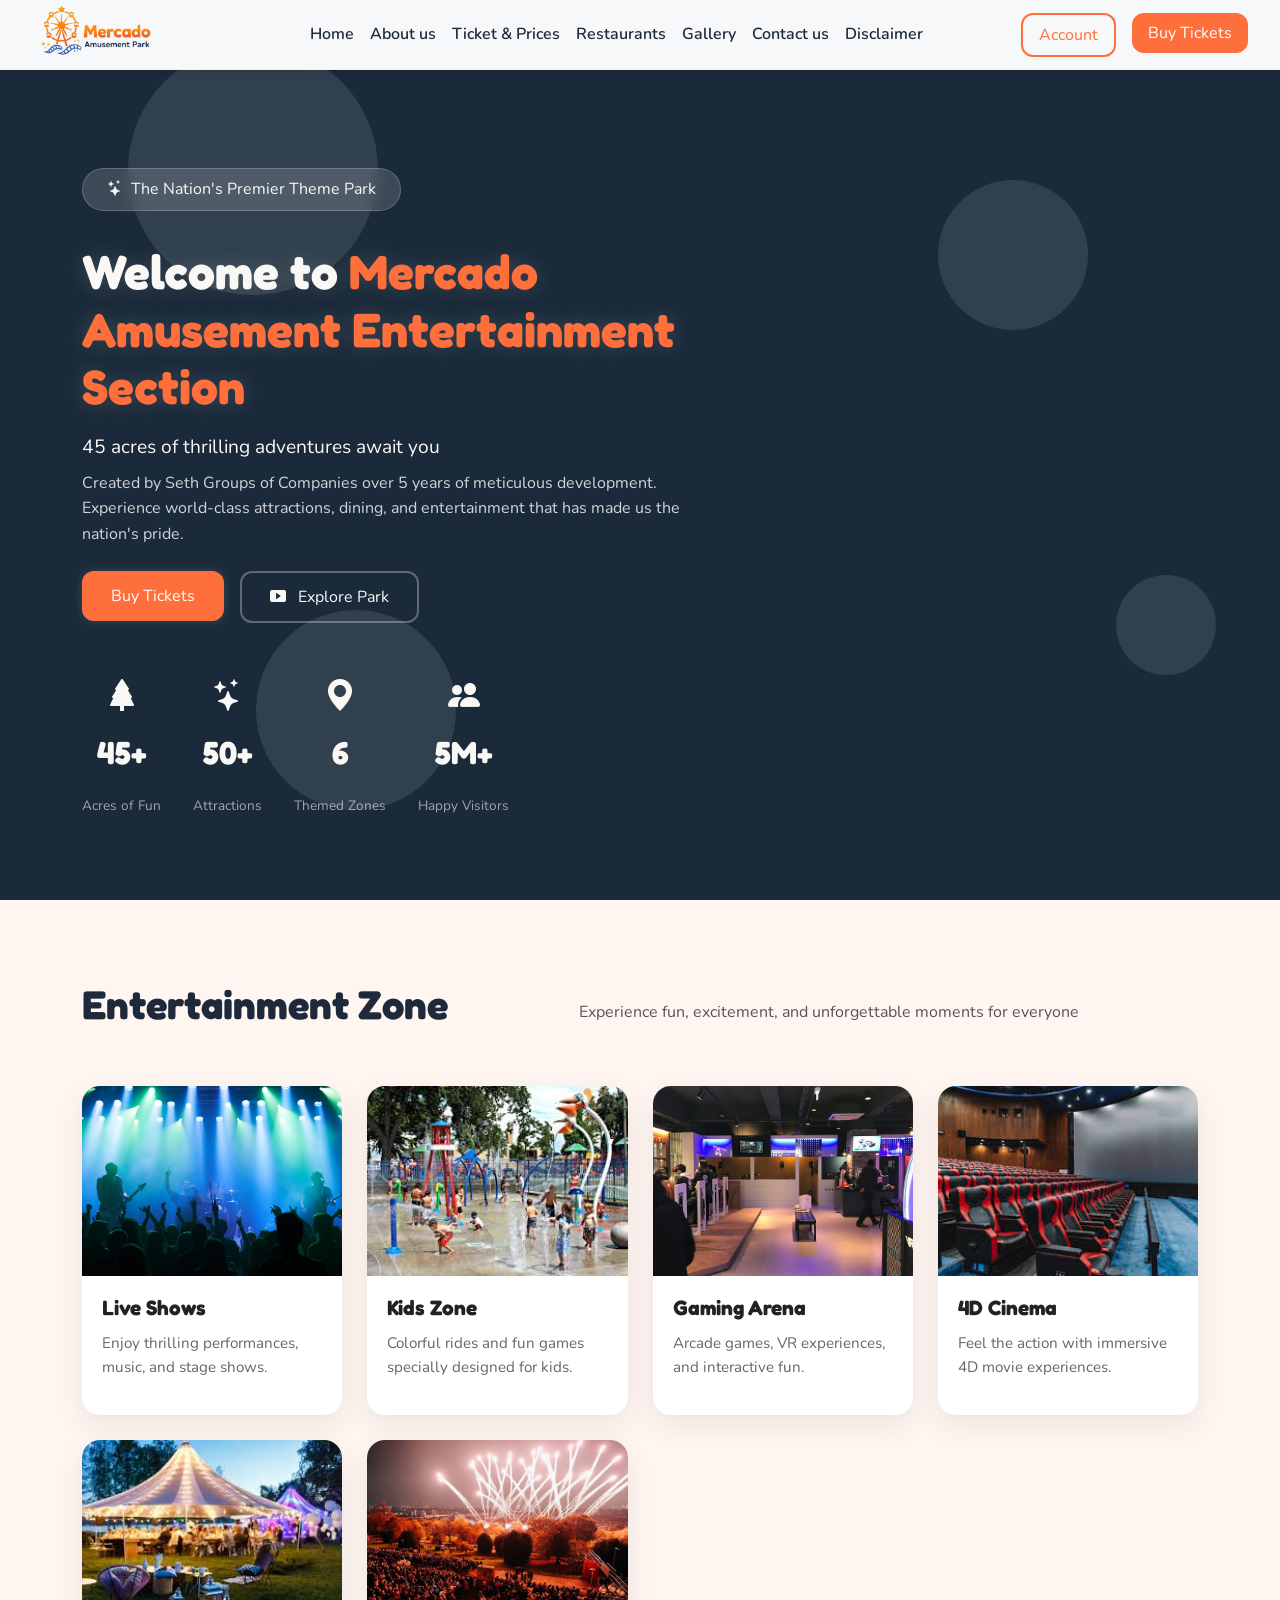
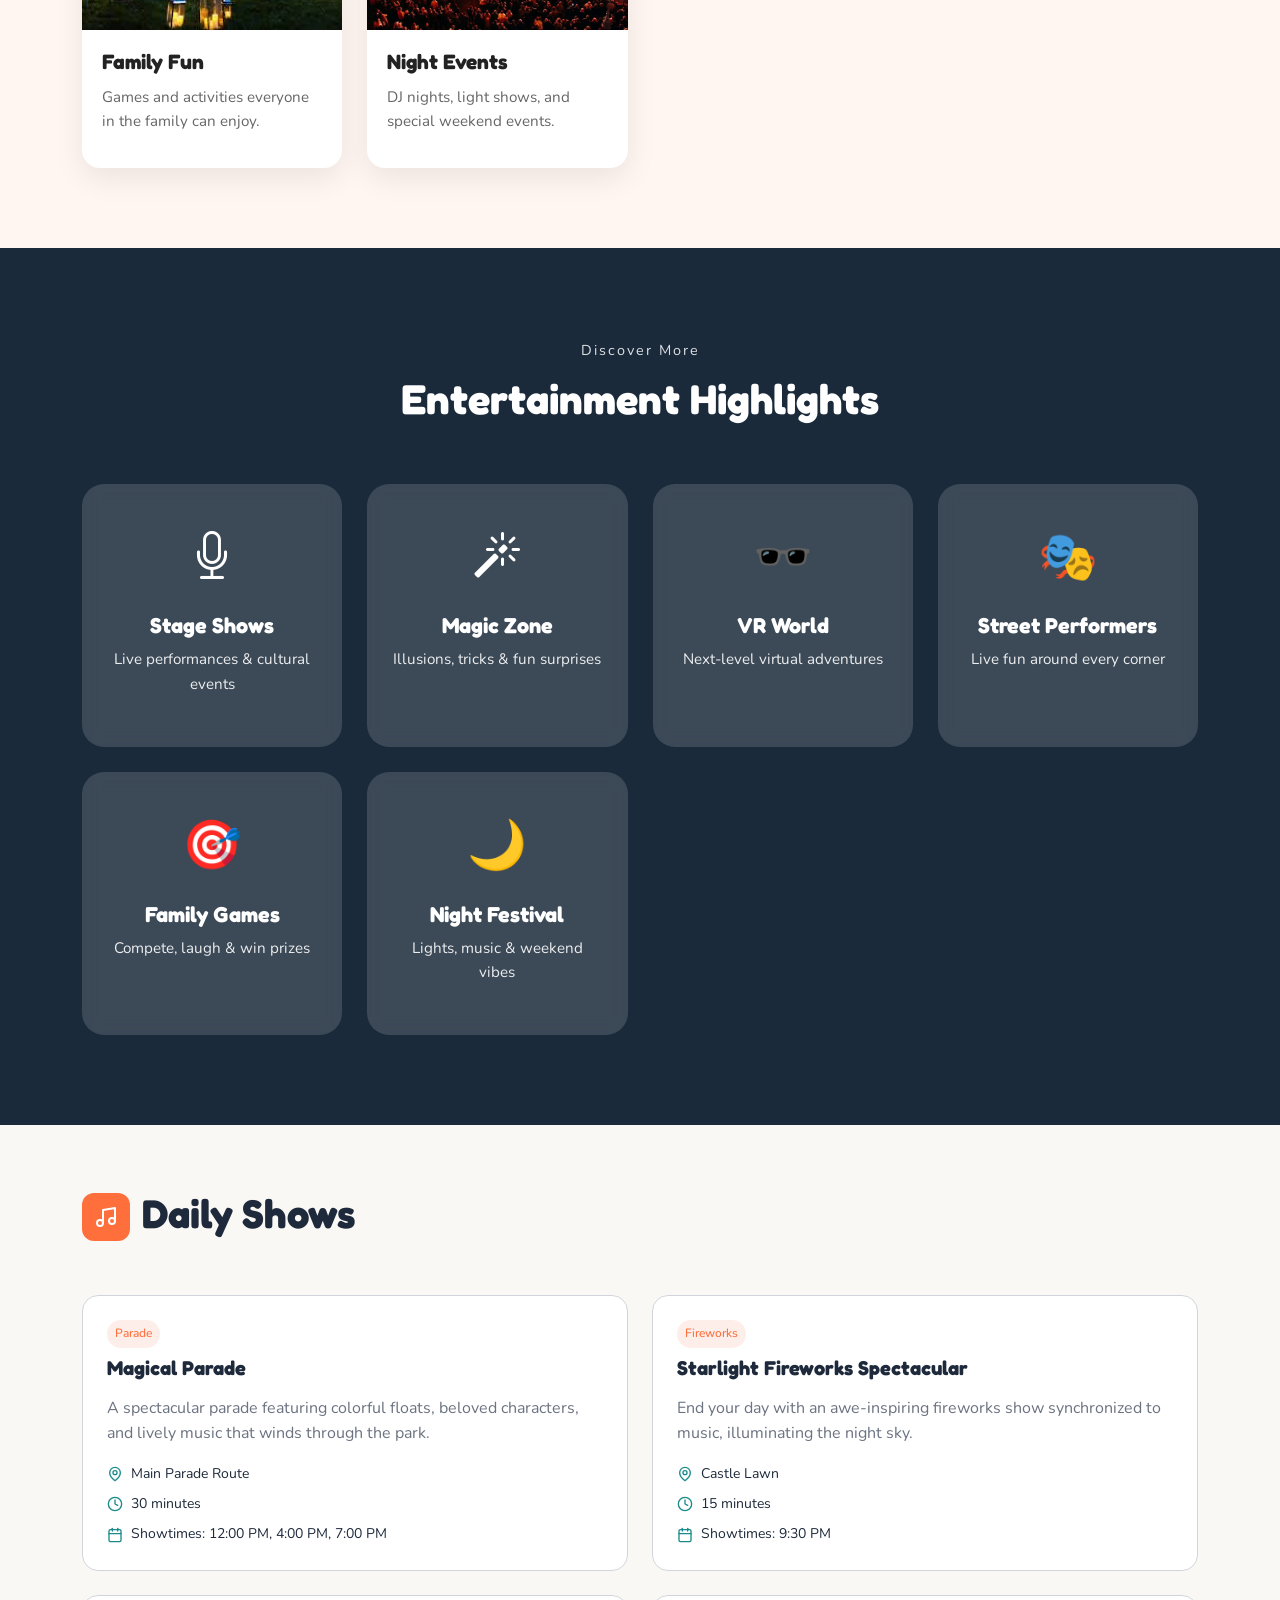
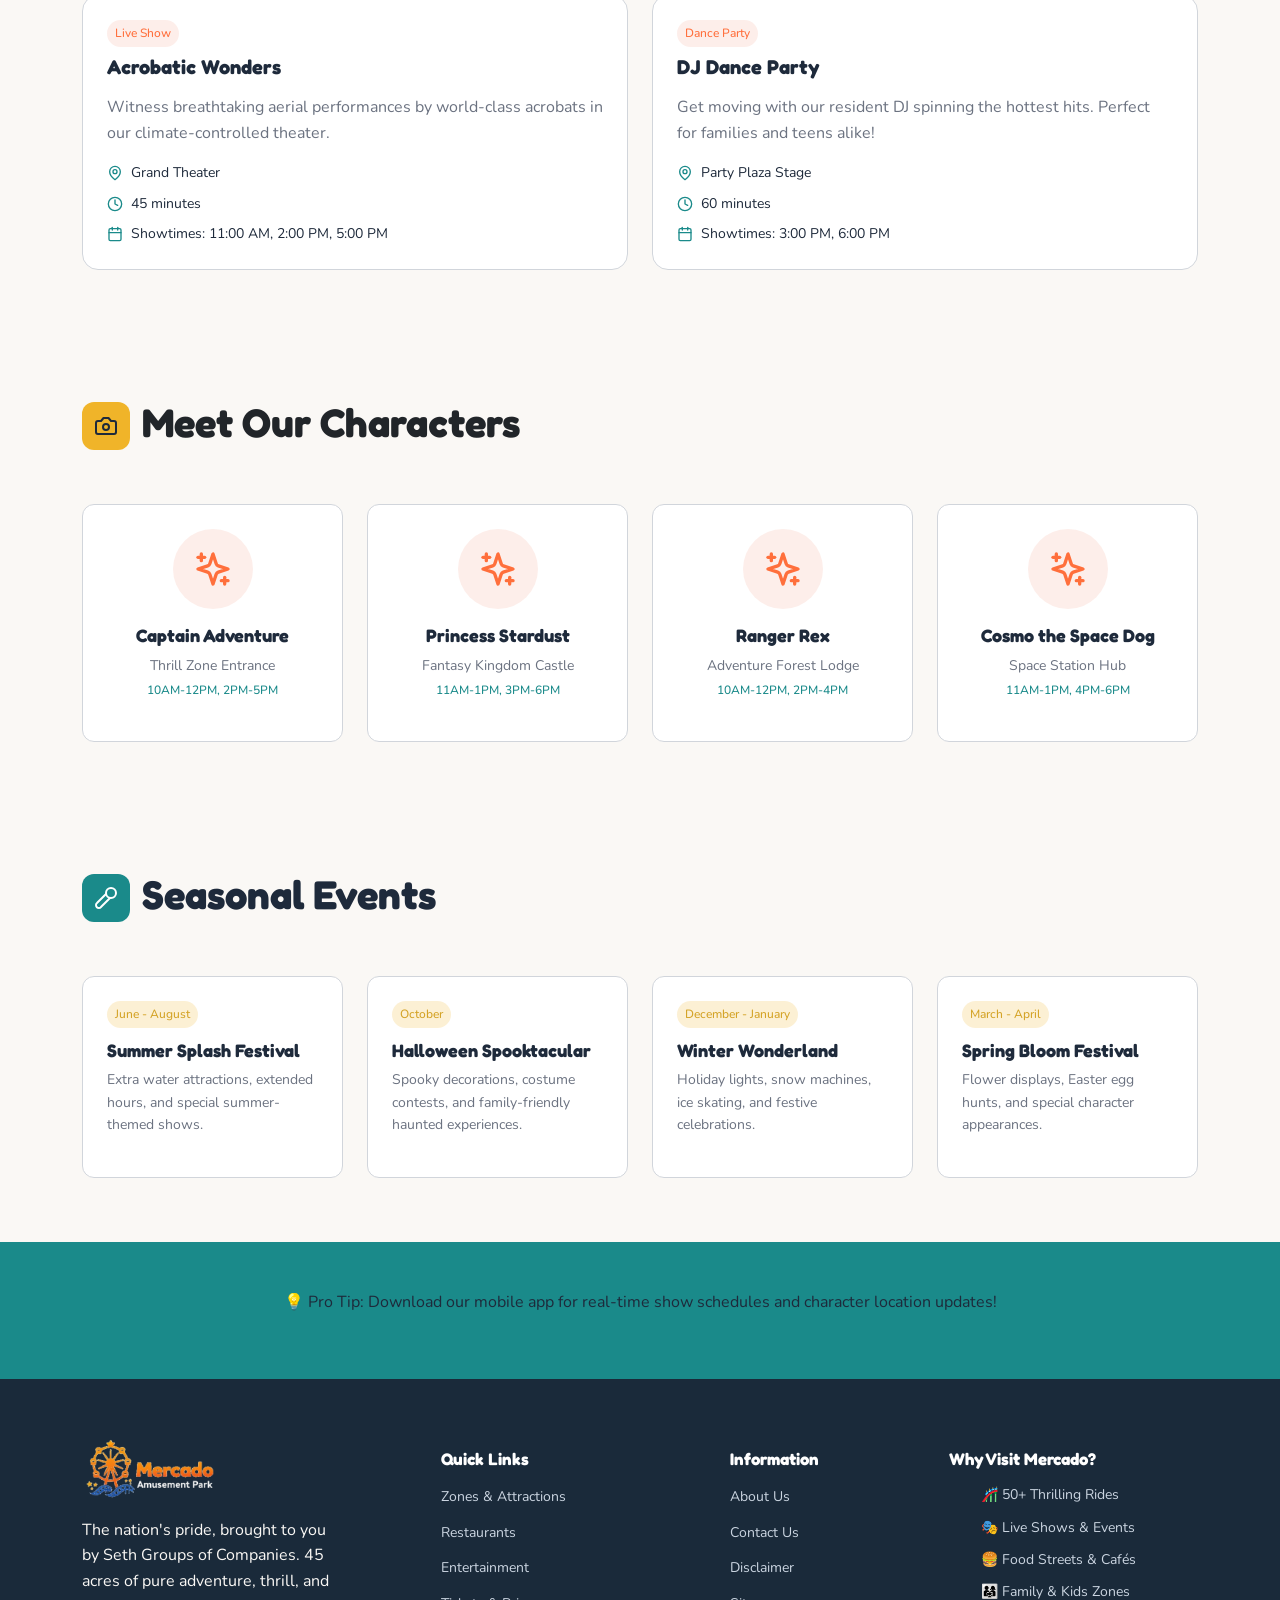
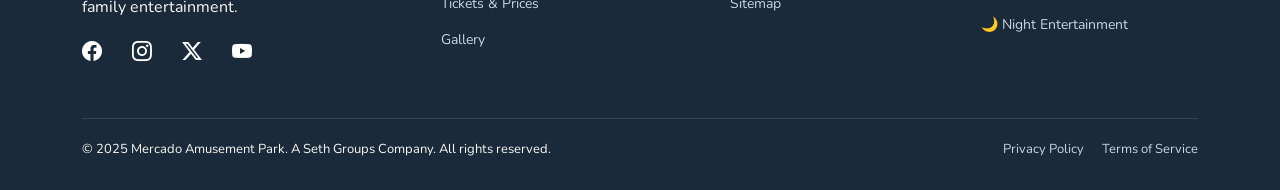
<file: Pages/entertainment.html>
<!DOCTYPE html>
<html lang="en">

<head>
  <meta charset="UTF-8" />
  <meta name="viewport" content="width=device-width, initial-scale=1.0" />
  <title>Entertainment | Mercado Amusement Park</title>
  <link href="https://cdn.jsdelivr.net/npm/bootstrap-icons@1.11.1/font/bootstrap-icons.css" rel="stylesheet" />
  <link href="https://cdn.jsdelivr.net/npm/bootstrap@5.3.2/dist/css/bootstrap.min.css" rel="stylesheet" />
  <link rel="icon" type="image/png" sizes="32x32" href="../Assets/Gallery,Attractions,Logo/favicon-32x32.png">
  <link rel="stylesheet" href="./entertainment.css " />
</head>
<body>
  <nav class="nav-bar container-fluid ">
    <div class="d-flex align-items-center justify-content-between w-100">
      <a href="../index.html" class="logo-navbar fw-bold"><img
          src="../Assets/Gallery,Attractions,Logo/Logo Of Nav.png" alt="" class="img-fluid"></a>
      <div class="hamburger d-lg-none" id="hamburger">
        <span></span>
        <span></span>
        <span></span>
      </div>
      <ul class="nav-items justify-content-center gap-3 d-none d-lg-flex m-0 pe-5">
        <li><a href="../index.html">Home</a></li>
        <li><a href="./about.html">About us</a></li>
        <li><a href="./tickets.html">Ticket & Prices</a></li>
        <li><a href="./restaurant.html">Restaurants</a></li>
        <li><a href="./gallery.html">Gallery</a></li>
        <li><a href="./contact.html">Contact us</a></li>
        <li><a href="./disclaimer.html">Disclaimer</a></li>

      </ul>

      <!-- Buttons -->
      <div class="btn-navbar gap-3 d-none d-lg-flex">
        <button class="btn btn-login" data-bs-toggle="modal" data-bs-target="#loginModal">
          Account
        </button>
        <a href="./booking.html"><button class="btn btn-ticket">
            Buy Tickets
          </button></a>
      </div>
    </div>

    <!-- Mobile Sidebar -->
    <div class="mobile-menu" id="mobileMenu">
      <button class="btn-close text-white mb-4" id="closeMenu"></button>
      <ul class="flex-column d-flex gap-3">
        <li><a href="../index.html">Home</a></li>
        <li><a href="./about.html">About us</a></li>
        <li><a href="./tickets.html">Ticket & Prices</a></li>
        <li><a href="./restaurant.html">Restaurants</a></li>
        <li><a href="./gallery.html">Gallery</a></li>
        <li><a href="./contact.html">Contact us</a></li>
        <li><a href="./disclaimer.html">Disclaimer</a></li>
        <li>
          <button class="btn btn-login w-100 mb-2" data-bs-toggle="modal" data-bs-target="#loginModal">
            Account
          </button>
        </li>
        <li>
          <a href="./booking.html"><button class="btn btn-ticket w-100">
              Buy Tickets
            </button></a>
        </li>
      </ul>
    </div>
    <div class="overlay" id="overlay"></div>
  </nav>

  <div class="modal fade" id="loginModal">
    <div class="modal-dialog modal-dialog-centered">
      <div class="modal-content p-3">
        <div class="modal-header">
          <h5 class="modal-title">Login to Your Account</h5>
          <button class="btn-close" data-bs-dismiss="modal"></button>
        </div>
        <div class="modal-body">
          <form>
            <label>Full Name</label>
            <input type="text" id="loginName" class="form-control mb-3" placeholder="Enter your name" required>
  
            <label>Email Address</label>
            <input type="email" id="loginEmail" class="form-control mb-3" placeholder="Enter email" required>
  
            <label>Password</label>
            <input type="password" id="loginPassword" class="form-control mb-3" placeholder="Enter password" required>
  
            <button type="button" class="btn btn-ticket w-100" onclick="login()">Login</button>
          </form>
          <div class="text-center mt-3">
            <small>Don't have an account?
              <a href="#" data-bs-dismiss="modal" data-bs-toggle="modal" data-bs-target="#signupModal">Create One</a>
            </small>
          </div>
        </div>
      </div>
    </div>
  </div>
  <div class="modal fade" id="signupModal">
    <div class="modal-dialog modal-dialog-centered">
      <div class="modal-content p-3">
        <div class="modal-header">
          <h5 class="modal-title">Create Your Account</h5>
          <button class="btn-close" data-bs-dismiss="modal"></button>
        </div>
        <div class="modal-body">
          <form>
            <input type="text" id="fullName" class="form-control mb-3" placeholder="Full name" required>
            <input type="email" id="signupEmail" class="form-control mb-3" placeholder="Email" required>
            <input type="tel" id="phone" class="form-control mb-3" placeholder="Phone Number" required>
            <input type="password" id="signupPassword" class="form-control mb-3" placeholder="Password" required>
            <input type="password" id="confirmPassword" class="form-control mb-3" placeholder="Confirm password" required>
            <button type="button" class="btn btn-ticket w-100" onclick="signup()">Create Account</button>
          </form>
        </div>
      </div>
    </div>
  </div>


  <!-- Hero Section -->
  <section class="hero">
    <div class="hero-bg">
      <div class="hero-circle circle1"></div>
      <div class="hero-circle circle2"></div>
      <div class="hero-circle circle3"></div>
      <div class="hero-circle circle4"></div>
    </div>

    <div class="container">
      <div class="hero-row">
        <!-- Left Content -->
        <div class="hero-content">
          <div class="hero-badge mb-3 animate-fade-up delay-1">
            <i class="bi bi-stars"></i>
            <span>The Nation's Premier Theme Park</span>
          </div>

          <h1 class="animate-fade-up delay-2">Welcome to <span>Mercado Amusement Entertainment Section</span></h1>

          <p class="hero-subtitle animate-fade-up delay-3">
            45 acres of thrilling adventures await you
          </p>

          <p class="hero-description animate-fade-up delay-4">
            Created by Seth Groups of Companies over 5 years of meticulous development. Experience
            world-class attractions, dining, and entertainment that has made us the nation's
            pride.
          </p>
<a href="./booking.html"><div class="hero-buttons animate-fade-up delay-5">
  <button class="btn btn-hero btn-xl">
    Buy Tickets
  </button></a>
            <a href="./attractions.html" class="btn btn-outline btn-xl">
              <i class="bi bi-play-btn-fill me-2"></i> Explore Park
            </a>
          </div>

          <div class="hero-stats mt-5">
            <div class="stat animate-fade-up delay-6">
              <i class="bi bi-tree-fill stat-icon primary"></i>
              <p class="stat-value primary">45+</p>
              <p class="stat-label">Acres of Fun</p>
            </div>
            <div class="stat animate-fade-up delay-7">
              <i class="bi bi-stars stat-icon accent"></i>
              <p class="stat-value accent">50+</p>
              <p class="stat-label">Attractions</p>
            </div>
            <div class="stat animate-fade-up delay-8">
              <i class="bi bi-geo-alt-fill stat-icon secondary"></i>
              <p class="stat-value secondary">6</p>
              <p class="stat-label">Themed Zones</p>
            </div>
            <div class="stat animate-fade-up delay-9">
              <i class="bi bi-people-fill stat-icon primary"></i>
              <p class="stat-value primary">5M+</p>
              <p class="stat-label">Happy Visitors</p>
            </div>
          </div>
        </div>
      </div>
    </div>
  </section>







  <section class="entertainment-section">
    <div class="container">
      <div class="section-header">
        <h2>Entertainment Zone</h2>
        <p>Experience fun, excitement, and unforgettable moments for everyone</p>
      </div>

      <div class="entertainment-grid">
        <!-- Card 1 -->
        <div class="entertainment-card">
          <img src="../Assets/Gallery,Attractions,Logo/Live show.jpg" alt="Live Shows">
          <div class="card-content">
            <h3>Live Shows</h3>
            <p>Enjoy thrilling performances, music, and stage shows.</p>
            <!-- <a href="./entertainment.html">Explore</a> -->
          </div>
        </div>

        <!-- Card 2 -->
        <div class="entertainment-card">
          <img src="../Assets/Gallery,Attractions,Logo/Aqua World 4.jpeg" alt="Kids Zone">
          <div class="card-content">
            <h3>Kids Zone</h3>
            <p>Colorful rides and fun games specially designed for kids.</p>
            <!-- <a href="./entertainment.html">Explore</a> -->
          </div>
        </div>

        <!-- Card 3 -->
        <div class="entertainment-card">
          <img src="../Assets/Gallery,Attractions,Logo/Vr.jpg" alt="Gaming Arena">
          <div class="card-content">
            <h3>Gaming Arena</h3>
            <p>Arcade games, VR experiences, and interactive fun.</p>
            <!-- <a href="./entertainment.html">Explore</a> -->
          </div>
        </div>

        <!-- Card 4 -->
        <div class="entertainment-card">
          <img src="../Assets/Gallery,Attractions,Logo/4dcinema.jpeg" alt="Cinema">
          <div class="card-content">
            <h3>4D Cinema</h3>
            <p>Feel the action with immersive 4D movie experiences.</p>
            <!-- <a href="./entertainment.html">Explore</a> -->
          </div>
        </div>

        <!-- Card 5 -->
        <div class="entertainment-card">
          <img src="../Assets/Gallery,Attractions,Logo/PARTY PLAZA – Attractions-4.jpeg" alt="Family Fun">
          <div class="card-content">
            <h3>Family Fun</h3>
            <p>Games and activities everyone in the family can enjoy.</p>
            <!-- <a href="./entertainment.html">Explore</a> -->
          </div>
        </div>

        <!-- Card 6 -->
        <div class="entertainment-card">
          <img src="../Assets/Gallery,Attractions,Logo/Nights Event.jpg" alt="Night Events">
          <div class="card-content">
            <h3>Night Events</h3>
            <p>DJ nights, light shows, and special weekend events.</p>
            <!-- <a href="./entertainment.html">Explore</a> -->
          </div>
        </div>
      </div>
    </div>
  </section>


  <section class="entertainment-alt">
    <div class="container">
      <div class="alt-header">
        <span>Discover More</span>
        <h2>Entertainment Highlights</h2>
      </div>

      <div class="alt-grid">
        <a href="stage-shows.html" class="alt-item">
          <div class="alt-icon"><i class="bi bi-mic"></i></div>
          <h3>Stage Shows</h3>
          <p>Live performances & cultural events</p>
        </a>

        <a href="magic-zone.html" class="alt-item">
          <div class="alt-icon"><i class="bi bi-magic"></i></div>
          <h3>Magic Zone</h3>
          <p>Illusions, tricks & fun surprises</p>
        </a>

        <a href="vr-world.html" class="alt-item">
          <div class="alt-icon">🕶️</div>
          <h3>VR World</h3>
          <p>Next-level virtual adventures</p>
        </a>

        <a href="street-performers.html" class="alt-item">
          <div class="alt-icon">🎭</div>
          <h3>Street Performers</h3>
          <p>Live fun around every corner</p>
        </a>

        <a href="family-games.html" class="alt-item">
          <div class="alt-icon">🎯</div>
          <h3>Family Games</h3>
          <p>Compete, laugh & win prizes</p>
        </a>

        <a href="night-festival.html" class="alt-item">
          <div class="alt-icon">🌙</div>
          <h3>Night Festival</h3>
          <p>Lights, music & weekend vibes</p>
        </a>
      </div>
    </div>
  </section>





  <!-- Daily Shows Section -->
  <section class="shows-section">
    <div class="container">
      <div class="section-header fade-up">
        <div class="section-icon primary">
          <svg xmlns="http://www.w3.org/2000/svg" width="24" height="24" viewBox="0 0 24 24" fill="none"
            stroke="currentColor" stroke-width="2" stroke-linecap="round" stroke-linejoin="round">
            <path d="M9 18V5l12-2v13" />
            <circle cx="6" cy="18" r="3" />
            <circle cx="18" cy="16" r="3" />
          </svg>
        </div>
        <h2>Daily Shows</h2>
      </div>

      <div class="shows-grid">
        <!-- Magical Parade -->
        <div class="show-card fade-up">
          <div class="show-header">
            <span class="show-type">Parade</span>
            <h3>Magical Parade</h3>
          </div>
          <p>A spectacular parade featuring colorful floats, beloved characters, and lively music that winds through the
            park.</p>
          <div class="show-details">
            <div class="detail">
              <svg xmlns="http://www.w3.org/2000/svg" width="16" height="16" viewBox="0 0 24 24" fill="none"
                stroke="currentColor" stroke-width="2" stroke-linecap="round" stroke-linejoin="round">
                <path d="M20 10c0 6-8 12-8 12s-8-6-8-12a8 8 0 0 1 16 0Z" />
                <circle cx="12" cy="10" r="3" />
              </svg>
              Main Parade Route
            </div>
            <div class="detail">
              <svg xmlns="http://www.w3.org/2000/svg" width="16" height="16" viewBox="0 0 24 24" fill="none"
                stroke="currentColor" stroke-width="2" stroke-linecap="round" stroke-linejoin="round">
                <circle cx="12" cy="12" r="10" />
                <polyline points="12 6 12 12 16 14" />
              </svg>
              30 minutes
            </div>
            <div class="detail">
              <svg xmlns="http://www.w3.org/2000/svg" width="16" height="16" viewBox="0 0 24 24" fill="none"
                stroke="currentColor" stroke-width="2" stroke-linecap="round" stroke-linejoin="round">
                <rect width="18" height="18" x="3" y="4" rx="2" ry="2" />
                <line x1="16" x2="16" y1="2" y2="6" />
                <line x1="8" x2="8" y1="2" y2="6" />
                <line x1="3" x2="21" y1="10" y2="10" />
              </svg>
              Showtimes: 12:00 PM, 4:00 PM, 7:00 PM
            </div>
          </div>
        </div>

        <!-- Starlight Fireworks -->
        <div class="show-card fade-up">
          <div class="show-header">
            <span class="show-type">Fireworks</span>
            <h3>Starlight Fireworks Spectacular</h3>
          </div>
          <p>End your day with an awe-inspiring fireworks show synchronized to music, illuminating the night sky.</p>
          <div class="show-details">
            <div class="detail">
              <svg xmlns="http://www.w3.org/2000/svg" width="16" height="16" viewBox="0 0 24 24" fill="none"
                stroke="currentColor" stroke-width="2" stroke-linecap="round" stroke-linejoin="round">
                <path d="M20 10c0 6-8 12-8 12s-8-6-8-12a8 8 0 0 1 16 0Z" />
                <circle cx="12" cy="10" r="3" />
              </svg>
              Castle Lawn
            </div>
            <div class="detail">
              <svg xmlns="http://www.w3.org/2000/svg" width="16" height="16" viewBox="0 0 24 24" fill="none"
                stroke="currentColor" stroke-width="2" stroke-linecap="round" stroke-linejoin="round">
                <circle cx="12" cy="12" r="10" />
                <polyline points="12 6 12 12 16 14" />
              </svg>
              15 minutes
            </div>
            <div class="detail">
              <svg xmlns="http://www.w3.org/2000/svg" width="16" height="16" viewBox="0 0 24 24" fill="none"
                stroke="currentColor" stroke-width="2" stroke-linecap="round" stroke-linejoin="round">
                <rect width="18" height="18" x="3" y="4" rx="2" ry="2" />
                <line x1="16" x2="16" y1="2" y2="6" />
                <line x1="8" x2="8" y1="2" y2="6" />
                <line x1="3" x2="21" y1="10" y2="10" />
              </svg>
              Showtimes: 9:30 PM
            </div>
          </div>
        </div>

        <!-- Acrobatic Wonders -->
        <div class="show-card fade-up">
          <div class="show-header">
            <span class="show-type">Live Show</span>
            <h3>Acrobatic Wonders</h3>
          </div>
          <p>Witness breathtaking aerial performances by world-class acrobats in our climate-controlled theater.</p>
          <div class="show-details">
            <div class="detail">
              <svg xmlns="http://www.w3.org/2000/svg" width="16" height="16" viewBox="0 0 24 24" fill="none"
                stroke="currentColor" stroke-width="2" stroke-linecap="round" stroke-linejoin="round">
                <path d="M20 10c0 6-8 12-8 12s-8-6-8-12a8 8 0 0 1 16 0Z" />
                <circle cx="12" cy="10" r="3" />
              </svg>
              Grand Theater
            </div>
            <div class="detail">
              <svg xmlns="http://www.w3.org/2000/svg" width="16" height="16" viewBox="0 0 24 24" fill="none"
                stroke="currentColor" stroke-width="2" stroke-linecap="round" stroke-linejoin="round">
                <circle cx="12" cy="12" r="10" />
                <polyline points="12 6 12 12 16 14" />
              </svg>
              45 minutes
            </div>
            <div class="detail">
              <svg xmlns="http://www.w3.org/2000/svg" width="16" height="16" viewBox="0 0 24 24" fill="none"
                stroke="currentColor" stroke-width="2" stroke-linecap="round" stroke-linejoin="round">
                <rect width="18" height="18" x="3" y="4" rx="2" ry="2" />
                <line x1="16" x2="16" y1="2" y2="6" />
                <line x1="8" x2="8" y1="2" y2="6" />
                <line x1="3" x2="21" y1="10" y2="10" />
              </svg>
              Showtimes: 11:00 AM, 2:00 PM, 5:00 PM
            </div>
          </div>
        </div>

        <!-- DJ Dance Party -->
        <div class="show-card fade-up">
          <div class="show-header">
            <span class="show-type">Dance Party</span>
            <h3>DJ Dance Party</h3>
          </div>
          <p>Get moving with our resident DJ spinning the hottest hits. Perfect for families and teens alike!</p>
          <div class="show-details">
            <div class="detail">
              <svg xmlns="http://www.w3.org/2000/svg" width="16" height="16" viewBox="0 0 24 24" fill="none"
                stroke="currentColor" stroke-width="2" stroke-linecap="round" stroke-linejoin="round">
                <path d="M20 10c0 6-8 12-8 12s-8-6-8-12a8 8 0 0 1 16 0Z" />
                <circle cx="12" cy="10" r="3" />
              </svg>
              Party Plaza Stage
            </div>
            <div class="detail">
              <svg xmlns="http://www.w3.org/2000/svg" width="16" height="16" viewBox="0 0 24 24" fill="none"
                stroke="currentColor" stroke-width="2" stroke-linecap="round" stroke-linejoin="round">
                <circle cx="12" cy="12" r="10" />
                <polyline points="12 6 12 12 16 14" />
              </svg>
              60 minutes
            </div>
            <div class="detail">
              <svg xmlns="http://www.w3.org/2000/svg" width="16" height="16" viewBox="0 0 24 24" fill="none"
                stroke="currentColor" stroke-width="2" stroke-linecap="round" stroke-linejoin="round">
                <rect width="18" height="18" x="3" y="4" rx="2" ry="2" />
                <line x1="16" x2="16" y1="2" y2="6" />
                <line x1="8" x2="8" y1="2" y2="6" />
                <line x1="3" x2="21" y1="10" y2="10" />
              </svg>
              Showtimes: 3:00 PM, 6:00 PM
            </div>
          </div>
        </div>
      </div>
    </div>
  </section>

  <!-- Character Meet & Greet Section -->
  <section class="characters-section">
    <div class="container">
      <div class="section-header fade-up">
        <div class="section-icon accent">
          <svg xmlns="http://www.w3.org/2000/svg" width="24" height="24" viewBox="0 0 24 24" fill="none"
            stroke="currentColor" stroke-width="2" stroke-linecap="round" stroke-linejoin="round">
            <path d="M14.5 4h-5L7 7H4a2 2 0 0 0-2 2v9a2 2 0 0 0 2 2h16a2 2 0 0 0 2-2V9a2 2 0 0 0-2-2h-3l-2.5-3z" />
            <circle cx="12" cy="13" r="3" />
          </svg>
        </div>
        <h2 class="text-dark">Meet Our Characters</h2>
      </div>

      <div class="characters-grid">
        <div class="character-card fade-up">
          <div class="character-avatar">
            <svg xmlns="http://www.w3.org/2000/svg" width="40" height="40" viewBox="0 0 24 24" fill="none"
              stroke="currentColor" stroke-width="2" stroke-linecap="round" stroke-linejoin="round">
              <path
                d="m12 3-1.912 5.813a2 2 0 0 1-1.275 1.275L3 12l5.813 1.912a2 2 0 0 1 1.275 1.275L12 21l1.912-5.813a2 2 0 0 1 1.275-1.275L21 12l-5.813-1.912a2 2 0 0 1-1.275-1.275L12 3Z" />
              <path d="M5 3v4" />
              <path d="M19 17v4" />
              <path d="M3 5h4" />
              <path d="M17 19h4" />
            </svg>
          </div>
          <h3>Captain Adventure</h3>
          <p class="location">Thrill Zone Entrance</p>
          <p class="times">10AM-12PM, 2PM-5PM</p>
        </div>

        <div class="character-card fade-up">
          <div class="character-avatar">
            <svg xmlns="http://www.w3.org/2000/svg" width="40" height="40" viewBox="0 0 24 24" fill="none"
              stroke="currentColor" stroke-width="2" stroke-linecap="round" stroke-linejoin="round">
              <path
                d="m12 3-1.912 5.813a2 2 0 0 1-1.275 1.275L3 12l5.813 1.912a2 2 0 0 1 1.275 1.275L12 21l1.912-5.813a2 2 0 0 1 1.275-1.275L21 12l-5.813-1.912a2 2 0 0 1-1.275-1.275L12 3Z" />
              <path d="M5 3v4" />
              <path d="M19 17v4" />
              <path d="M3 5h4" />
              <path d="M17 19h4" />
            </svg>
          </div>
          <h3>Princess Stardust</h3>
          <p class="location">Fantasy Kingdom Castle</p>
          <p class="times">11AM-1PM, 3PM-6PM</p>
        </div>

        <div class="character-card fade-up">
          <div class="character-avatar">
            <svg xmlns="http://www.w3.org/2000/svg" width="40" height="40" viewBox="0 0 24 24" fill="none"
              stroke="currentColor" stroke-width="2" stroke-linecap="round" stroke-linejoin="round">
              <path
                d="m12 3-1.912 5.813a2 2 0 0 1-1.275 1.275L3 12l5.813 1.912a2 2 0 0 1 1.275 1.275L12 21l1.912-5.813a2 2 0 0 1 1.275-1.275L21 12l-5.813-1.912a2 2 0 0 1-1.275-1.275L12 3Z" />
              <path d="M5 3v4" />
              <path d="M19 17v4" />
              <path d="M3 5h4" />
              <path d="M17 19h4" />
            </svg>
          </div>
          <h3>Ranger Rex</h3>
          <p class="location">Adventure Forest Lodge</p>
          <p class="times">10AM-12PM, 2PM-4PM</p>
        </div>

        <div class="character-card fade-up">
          <div class="character-avatar">
            <svg xmlns="http://www.w3.org/2000/svg" width="40" height="40" viewBox="0 0 24 24" fill="none"
              stroke="currentColor" stroke-width="2" stroke-linecap="round" stroke-linejoin="round">
              <path
                d="m12 3-1.912 5.813a2 2 0 0 1-1.275 1.275L3 12l5.813 1.912a2 2 0 0 1 1.275 1.275L12 21l1.912-5.813a2 2 0 0 1 1.275-1.275L21 12l-5.813-1.912a2 2 0 0 1-1.275-1.275L12 3Z" />
              <path d="M5 3v4" />
              <path d="M19 17v4" />
              <path d="M3 5h4" />
              <path d="M17 19h4" />
            </svg>
          </div>
          <h3>Cosmo the Space Dog</h3>
          <p class="location">Space Station Hub</p>
          <p class="times">11AM-1PM, 4PM-6PM</p>
        </div>
      </div>
    </div>
  </section>

  <!-- Seasonal Events Section -->
  <section class="seasonal-section">
    <div class="container">
      <div class="section-header fade-up">
        <div class="section-icon secondary">
          <svg xmlns="http://www.w3.org/2000/svg" width="24" height="24" viewBox="0 0 24 24" fill="none"
            stroke="currentColor" stroke-width="2" stroke-linecap="round" stroke-linejoin="round">
            <path d="m12 8-9.04 9.06a2.82 2.82 0 1 0 3.98 3.98L16 12" />
            <circle cx="17" cy="7" r="5" />
          </svg>
        </div>
        <h2>Seasonal Events</h2>
      </div>

      <div class="seasonal-grid">
        <div class="seasonal-card fade-up">
          <span class="event-date">June - August</span>
          <h3>Summer Splash Festival</h3>
          <p>Extra water attractions, extended hours, and special summer-themed shows.</p>
        </div>

        <div class="seasonal-card fade-up">
          <span class="event-date">October</span>
          <h3>Halloween Spooktacular</h3>
          <p>Spooky decorations, costume contests, and family-friendly haunted experiences.</p>
        </div>

        <div class="seasonal-card fade-up">
          <span class="event-date">December - January</span>
          <h3>Winter Wonderland</h3>
          <p>Holiday lights, snow machines, ice skating, and festive celebrations.</p>
        </div>

        <div class="seasonal-card fade-up">
          <span class="event-date">March - April</span>
          <h3>Spring Bloom Festival</h3>
          <p>Flower displays, Easter egg hunts, and special character appearances.</p>
        </div>
      </div>
    </div>
  </section>

  <!-- Pro Tip Banner -->
  <section class="tip-banner">
    <div class="container">
      <p>💡 Pro Tip: Download our mobile app for real-time show schedules and character location updates!</p>
    </div>
  </section>
  </main>
  <!-- Footer -->
  <footer class="footer">
    <div class="container">
      <div class="footer-grid">

        <!-- Logo & About -->
        <div class="footer-brand">
          <a href="#" class="footer-logo">
            <img src="../Assets/Gallery,Attractions,Logo/Footer.png" alt="Mercado Park Logo">
          </a>

          <p class="footer-description">
            The nation's pride, brought to you by Seth Groups of Companies.
            45 acres of pure adventure, thrill, and family entertainment.
          </p>
          <div class="footer-social">
            <a href="https://www.facebook.com/" target="_blank"><i class="bi bi-facebook"></i></a>
            <a href="https://www.instagram.com/" target="_blank"><i class="bi bi-instagram"></i></a>
            <a href="https://www.x.com/" target="_blank"><i class="bi bi-twitter-x"></i></a>
            <a href="https://www.youtube.com/" target="_blank"><i class="bi bi-youtube"></i></a>
          </div>

        </div>

        <!-- Quick Links -->
        <div>
          <h4 class="footer-h42">Quick Links</h4>
          <ul class="footer-links">
            <li><a href="./Attractions.html">Zones & Attractions</a></li>
            <li><a href="./restaurant.html">Restaurants</a></li>
            <li><a href="./entertainment.html">Entertainment</a></li>
            <li><a href="./ticket&prices.html">Tickets & Prices</a></li>
            <li><a href="./gallery.html">Gallery</a></li>
          </ul>
        </div>

        <!-- Information -->
        <div>
          <h4 class="footer-h41">Information</h4>
          <ul class="footer-links">
            <li><a href="./about.html">About Us</a></li>
            <li><a href="./contact.html">Contact Us</a></li>
            <li><a href="./disclaimer.html">Disclaimer</a></li>
            <li><a href="../index.html">Sitemap</a></li>
          </ul>
        </div>

        <!-- NEW SECTION: Park Highlights -->
        <div class="footer-highlights">
          <h4>Why Visit Mercado?</h4>
          <ul>
            <li>🎢 50+ Thrilling Rides</li>
            <li>🎭 Live Shows & Events</li>
            <li>🍔 Food Streets & Cafés</li>
            <li>👨‍👩‍👧 Family & Kids Zones</li>
            <li>🌙 Night Entertainment</li>
          </ul>
        </div>

      </div>

      <!-- Footer Bottom -->
      <div class="footer-bottom">
        <p>© 2025 Mercado Amusement Park. A Seth Groups Company. All rights reserved.</p>
        <div class="footer-bottom-links">
          <a href="./disclaimer.html">Privacy Policy</a>
          <a href="./disclaimer.html">Terms of Service</a>
        </div>
      </div>
    </div>
  </footer>

  <!-- Boostrap Java Script CDN -->
  <script src="https://cdn.jsdelivr.net/npm/@popperjs/core@2.11.8/dist/umd/popper.min.js"
    integrity="sha384-I7E8VVD/ismYTF4hNIPjVp/Zjvgyol6VFvRkX/vR+Vc4jQkC+hVqc2pM8ODewa9r"
    crossorigin="anonymous"></script>
  <script src="https://cdn.jsdelivr.net/npm/bootstrap@5.3.8/dist/js/bootstrap.min.js"
    integrity="sha384-G/EV+4j2dNv+tEPo3++6LCgdCROaejBqfUeNjuKAiuXbjrxilcCdDz6ZAVfHWe1Y"
    crossorigin="anonymous"></script>
  <!-- Java Script Linking -->
  <script src="./entertainment.js"></script>
</body>

</html>
</file>
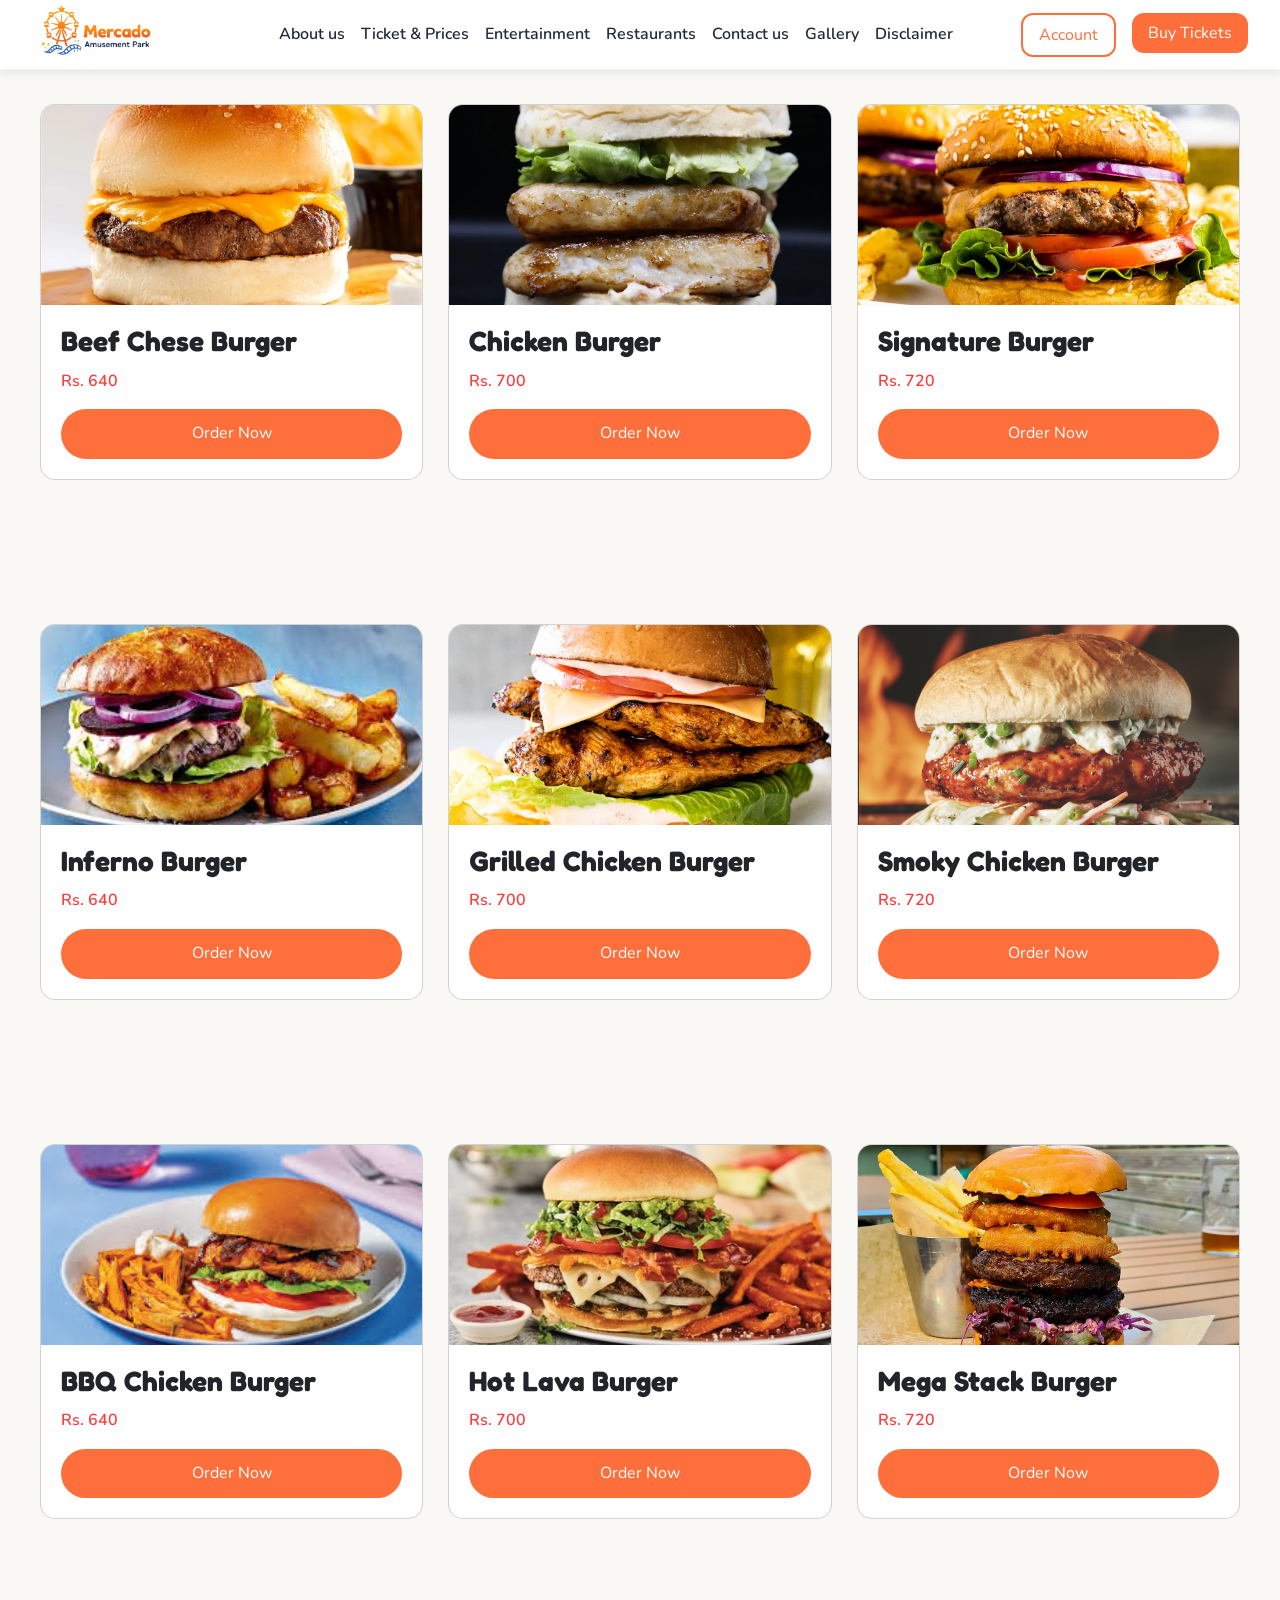
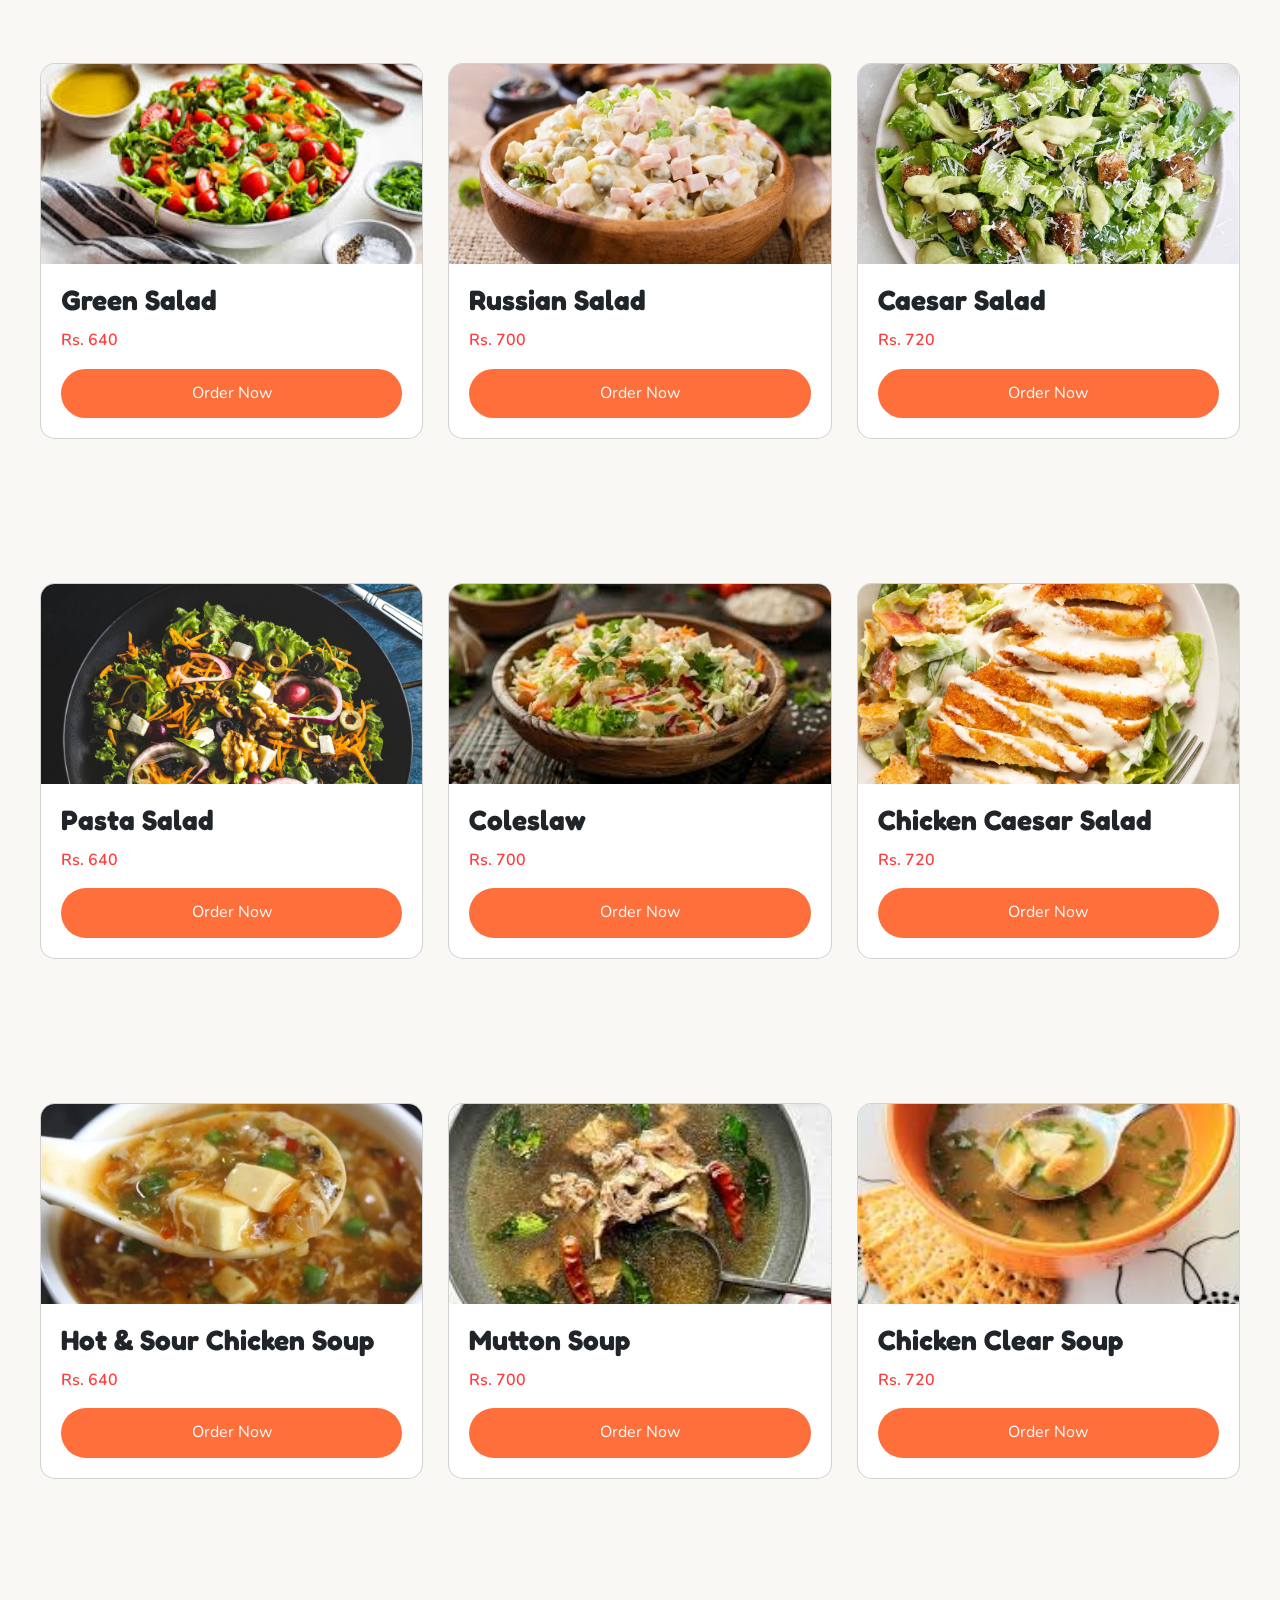
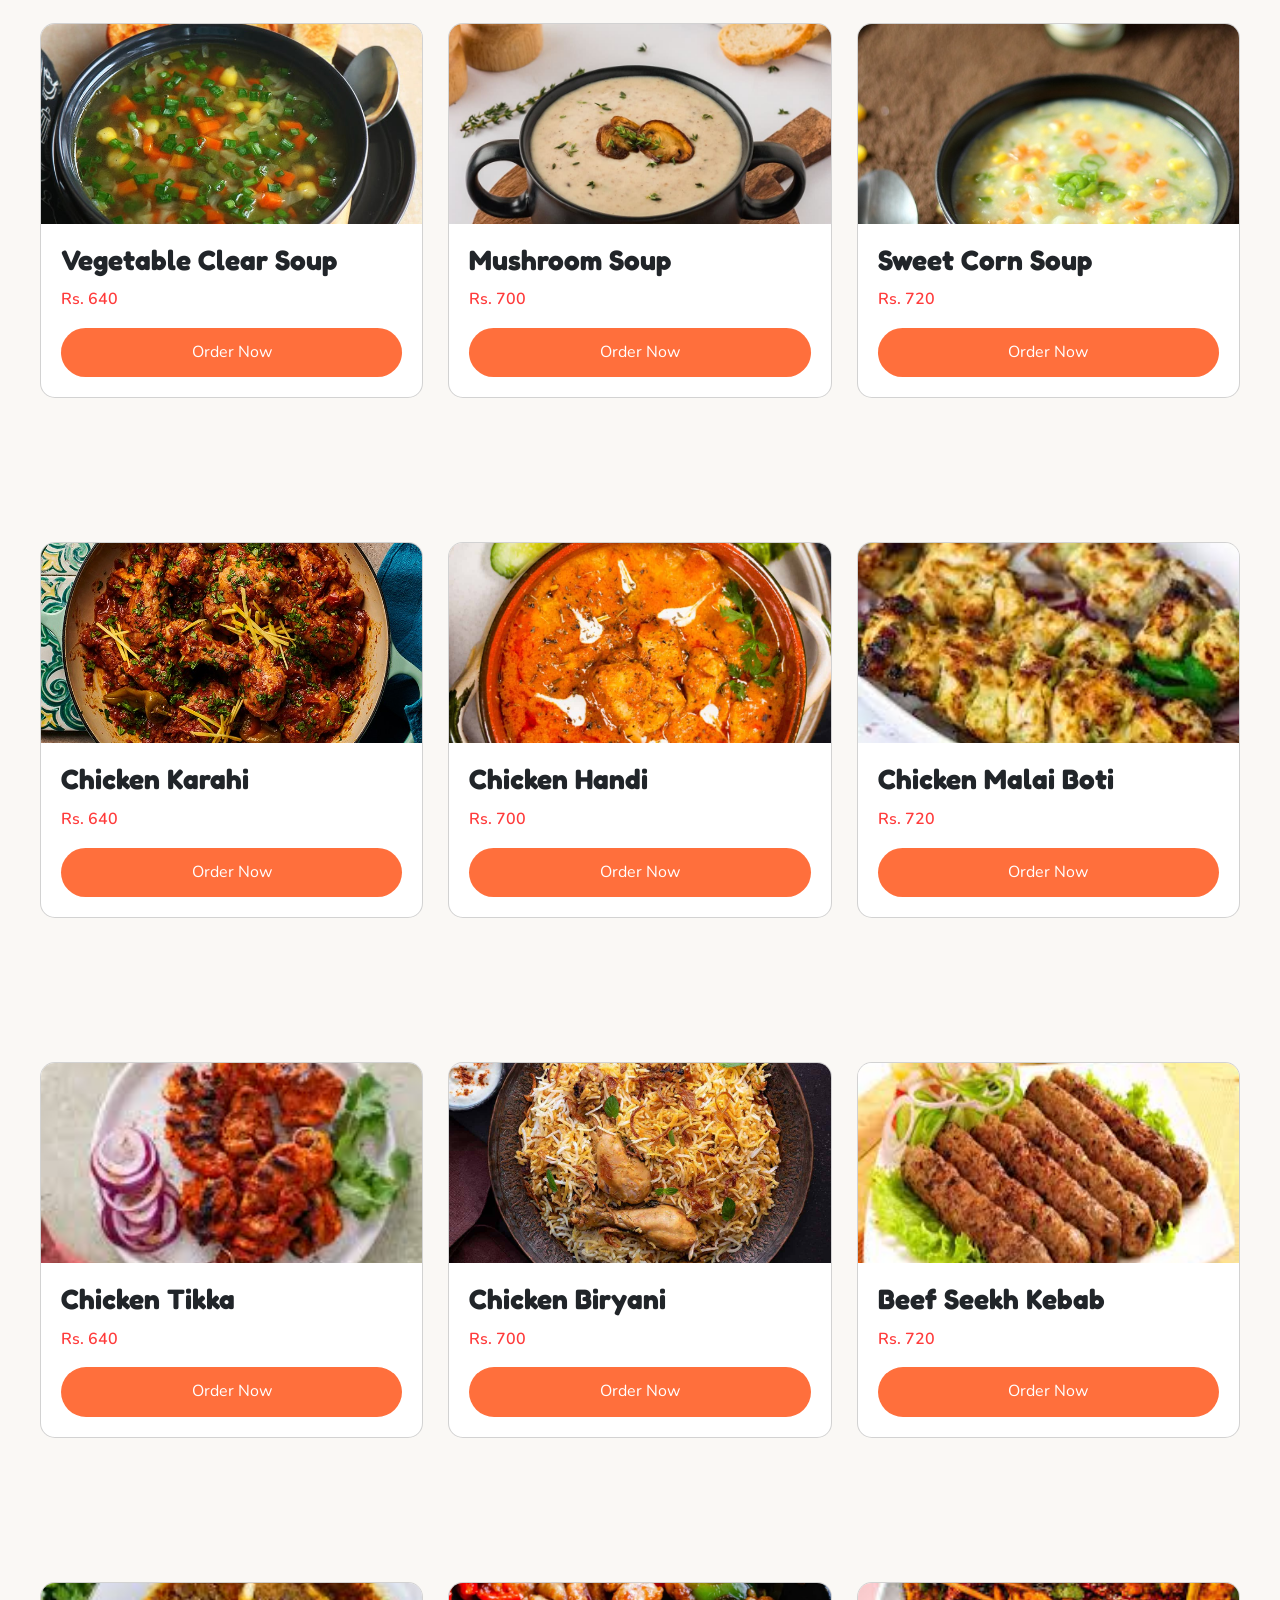
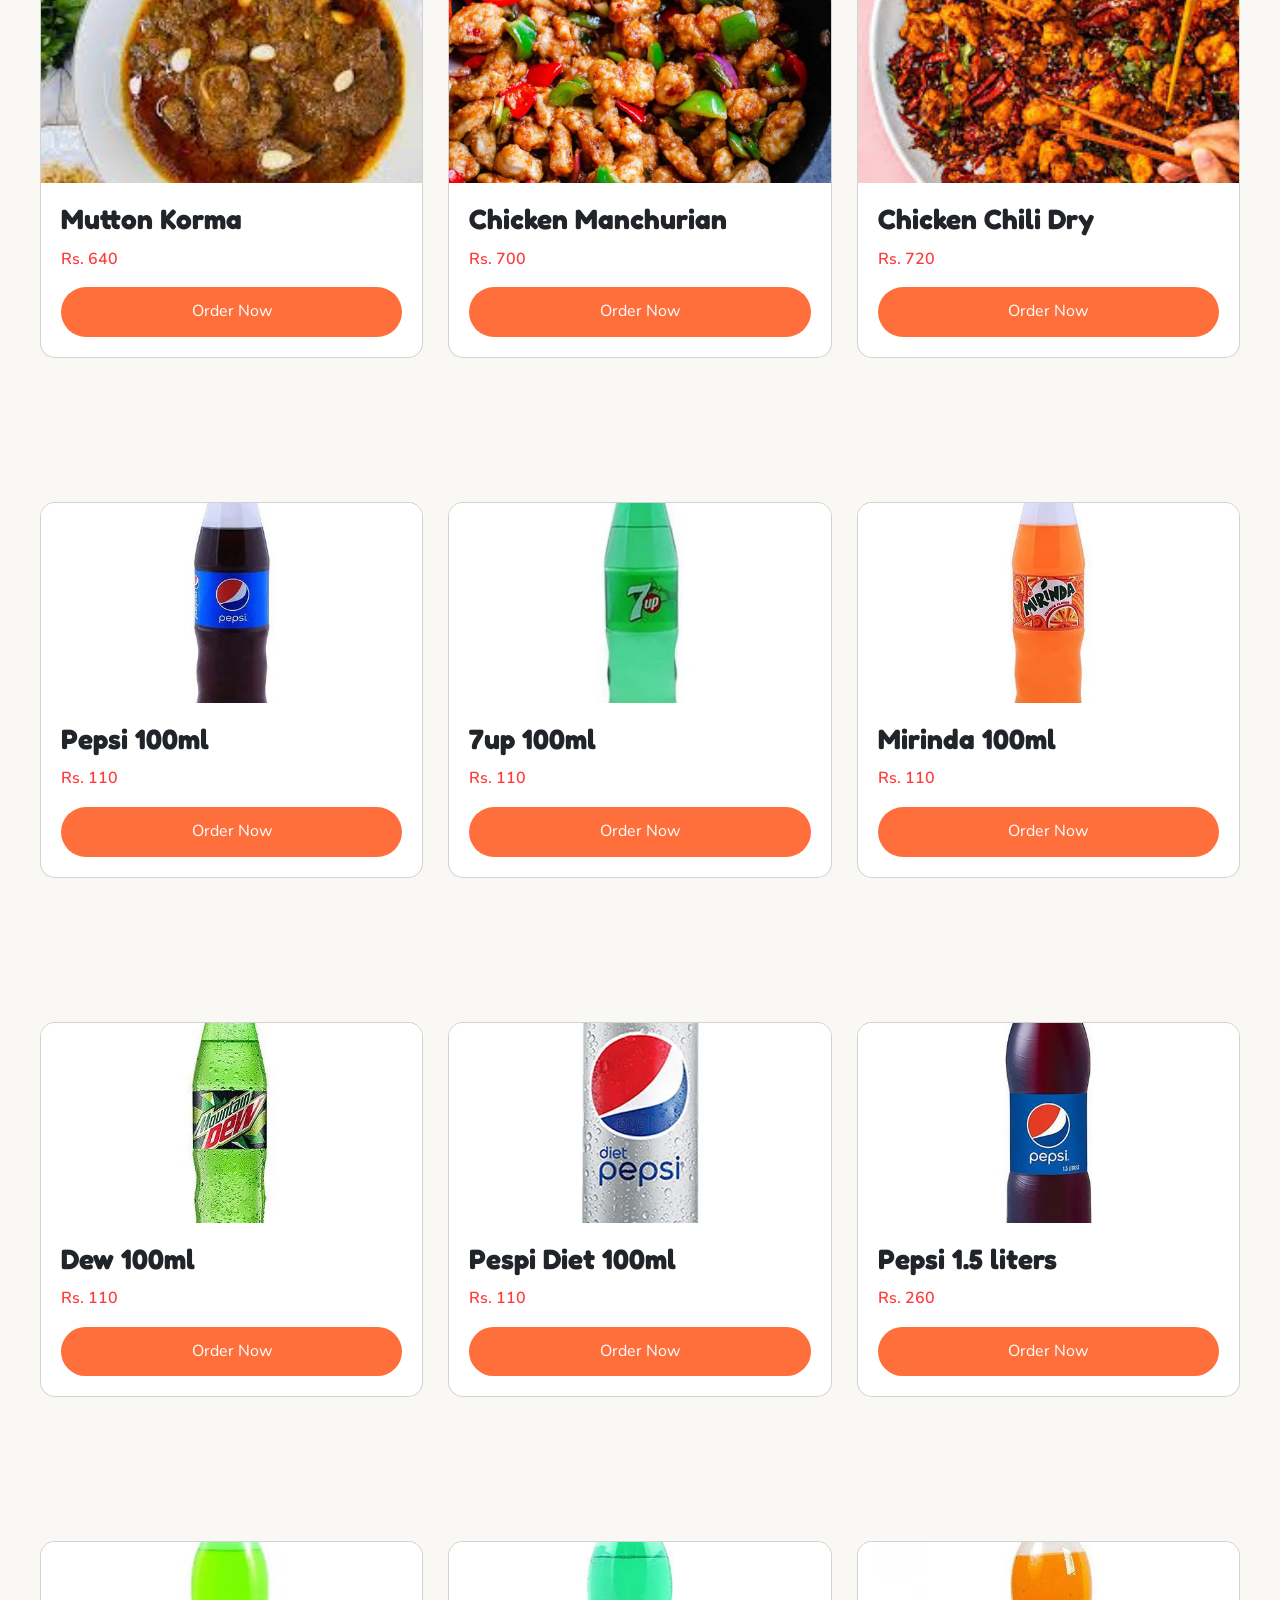
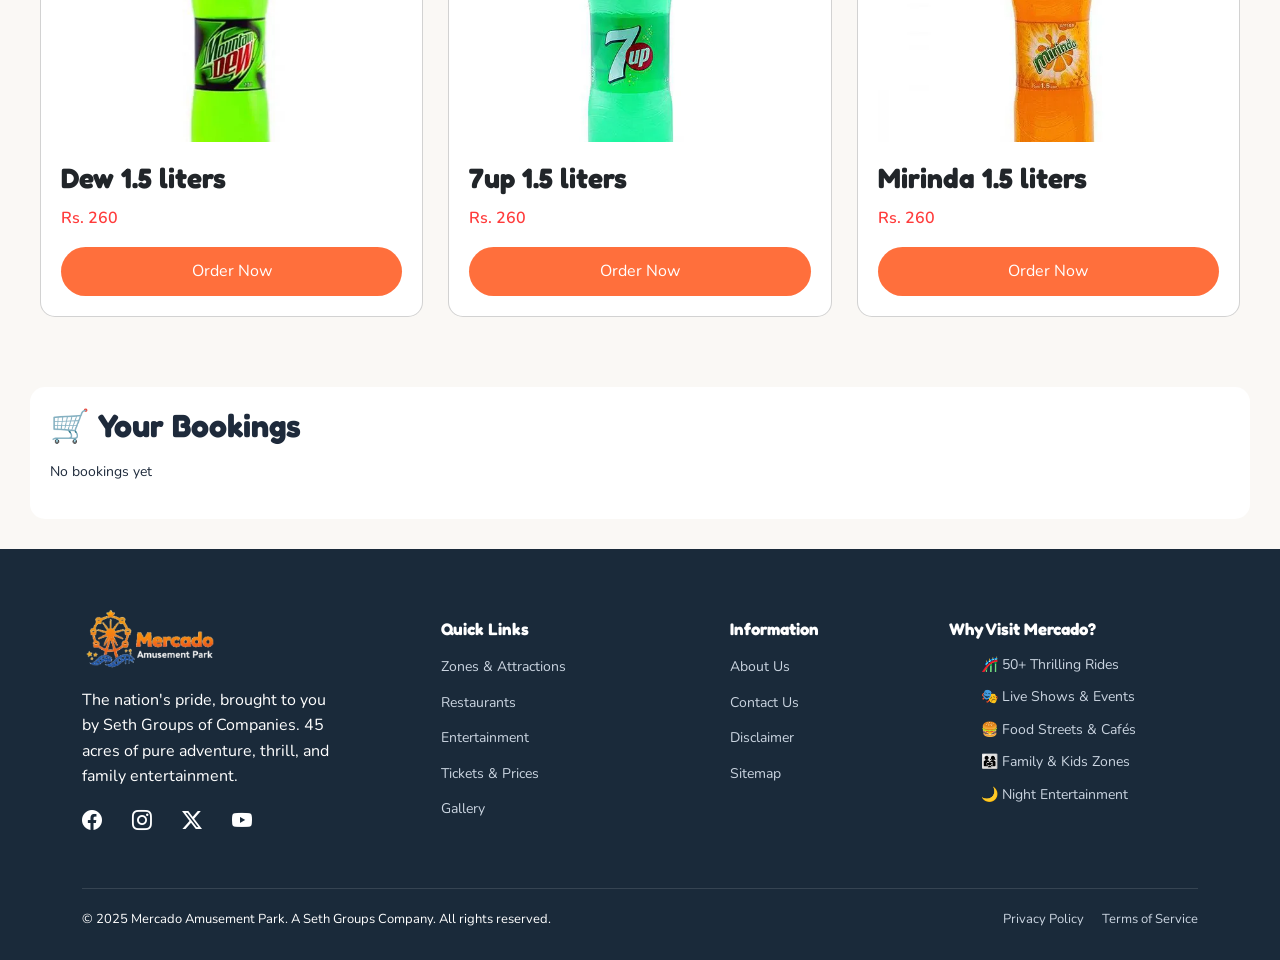
<file: Pages/menu.html>
<!DOCTYPE html>
<html lang="en">

<head>
  <meta charset="UTF-8" />
  <meta name="viewport" content="width=device-width, initial-scale=1.0" />
  <title>Menu | Mercado Amusement Park</title>
  <link href="https://cdn.jsdelivr.net/npm/bootstrap-icons@1.11.1/font/bootstrap-icons.css" rel="stylesheet" />
  <link href="https://cdn.jsdelivr.net/npm/bootstrap@5.3.2/dist/css/bootstrap.min.css" rel="stylesheet" />
  <link rel="icon" type="image/png" sizes="32x32" href="../Assets/Gallery,Attractions,Logo/favicon-32x32.png">
  <link rel="stylesheet" href="./menu.css" />
</head>
<body>
  <nav class="nav-bar container-fluid ">
    <div class="d-flex align-items-center justify-content-between w-100">
      <a href="../index.html" class="logo-navbar fw-bold"><img
          src="../Assets/Gallery,Attractions,Logo/Logo Of Nav.png" alt="" class="img-fluid"></a>
      <div class="hamburger d-lg-none" id="hamburger">
        <span></span>
        <span></span>
        <span></span>
      </div>
      <ul class="nav-items justify-content-center gap-3 d-none d-lg-flex m-0 pe-5">
        <li><a href="./about.html">About us</a></li>
        <li><a href="./tickets.html">Ticket & Prices</a></li>
        <li><a href="./entertainment.html">Entertainment</a></li>
        <li><a href="./restaurant.html">Restaurants</a></li>
        <li><a href="./contact.html">Contact us</a></li>
        <li><a href="./gallery.html">Gallery</a></li>

        <li><a href="./disclaimer.html">Disclaimer</a></li>
      </ul>
      <div class="btn-navbar gap-3 d-none d-lg-flex">
        <button class="btn btn-login" data-bs-toggle="modal" data-bs-target="#loginModal">
          Account
        </button>
        <a href="./booking.html"><button class="btn btn-ticket">
            Buy Tickets
          </button></a>
      </div>
    </div>
    <div class="mobile-menu" id="mobileMenu">
      <button class="btn-close text-white mb-4" id="closeMenu"></button>
      <ul class="flex-column d-flex gap-3">
        <li><a href="./about.html">About us</a></li>
        <li><a href="./tickets.html">Ticket & Prices</a></li>
        <li><a href="./entertainment.html">Entertainment</a></li>
        <li><a href="./restaurant.html">Restaurants</a></li>
        <li><a href="./contact.html">Contact us</a></li>
        <li><a href="./gallery.html">Gallery</a></li>

        <li><a href="./disclaimer.html">Disclaimer</a></li>
        <li>
          <button class="btn btn-login w-100 mb-2" data-bs-toggle="modal" data-bs-target="#loginModal">
            Account
          </button>
        </li>
        <li>
          <a href="./booking.html"><button class="btn btn-ticket w-100">
              Buy Tickets
            </button></a>
        </li>
      </ul>
    </div>
    <div class="overlay" id="overlay"></div>
  </nav>
  <div class="modal fade" id="loginModal">
    <div class="modal-dialog modal-dialog-centered">
      <div class="modal-content p-3">
        <div class="modal-header">
          <h5 class="modal-title">Login to Your Account</h5>
          <button class="btn-close" data-bs-dismiss="modal"></button>
        </div>
        <div class="modal-body">
          <form>
            <label>Full Name</label>
            <input type="text" id="loginName" class="form-control mb-3" placeholder="Enter your name" required>
  
            <label>Email Address</label>
            <input type="email" id="loginEmail" class="form-control mb-3" placeholder="Enter email" required>
  
            <label>Password</label>
            <input type="password" id="loginPassword" class="form-control mb-3" placeholder="Enter password" required>
  
            <button type="button" class="btn btn-ticket w-100" onclick="login()">Login</button>
          </form>
          <div class="text-center mt-3">
            <small>Don't have an account?
              <a href="#" data-bs-dismiss="modal" data-bs-toggle="modal" data-bs-target="#signupModal">Create One</a>
            </small>
          </div>
        </div>
      </div>
    </div>
  </div>
  <div class="modal fade" id="signupModal">
    <div class="modal-dialog modal-dialog-centered">
      <div class="modal-content p-3">
        <div class="modal-header">
          <h5 class="modal-title">Create Your Account</h5>
          <button class="btn-close" data-bs-dismiss="modal"></button>
        </div>
        <div class="modal-body">
          <form>
            <input type="text" id="fullName" class="form-control mb-3" placeholder="Full name" required>
            <input type="email" id="signupEmail" class="form-control mb-3" placeholder="Email" required>
            <input type="tel" id="phone" class="form-control mb-3" placeholder="Phone Number" required>
            <input type="password" id="signupPassword" class="form-control mb-3" placeholder="Password" required>
            <input type="password" id="confirmPassword" class="form-control mb-3" placeholder="Confirm password" required>
            <button type="button" class="btn btn-ticket w-100" onclick="signup()">Create Account</button>
          </form>
        </div>
      </div>
    </div>
  </div>
  <section class="products mt-5">
    <div class="card mt-3">
      <img src="../Assets/Restaurant,menu/3.webp" alt="" />
      <div class="card-content">
        <h3>Beef Chese Burger</h3>
        <p class="price">Rs. 640</p>
        <button onclick="openBooking('Beef Chese Burger',640)">Order Now</button>
      </div>
    </div>

    <div class="card mt-3">
      <img src="../Assets/Restaurant,menu/1.webp" alt="" />
      <div class="card-content">
        <h3>Chicken Burger</h3>
        <p class="price">Rs. 700</p>
        <button onclick="openBooking('Chicken Burger',700)">Order Now</button>
      </div>
    </div>

    <div class="card mt-3">
      <img src="../Assets/Restaurant,menu/19.jpg" alt="" />
      <div class="card-content">
        <h3>Signature Burger</h3>
        <p class="price">Rs. 720</p>
        <button onclick="openBooking('Signature Burger',720)">Order Now</button>
      </div>
    </div>
  </section>
  <section class="products mt-5">
    <div class="card mt-3">
      <img src="../Assets/Restaurant,menu/09.jpeg" alt="" />
      <div class="card-content">
        <h3>Inferno Burger</h3>
        <p class="price">Rs. 640</p>
        <button onclick="openBooking('Inferno Burger',640)">Order Now</button>
      </div>
    </div>

    <div class="card mt-3">
      <img src="../Assets/Restaurant,menu/Grilled-chicken-burgers2.webp" alt="" />
      <div class="card-content">
        <h3>Grilled Chicken Burger</h3>
        <p class="price">Rs. 700</p>
        <button onclick="openBooking('Grilled Chicken Burger',700)">Order Now</button>
      </div>
    </div>

    <div class="card mt-3">
      <img src="../Assets/Restaurant,menu/Smoky Chicken Burger.png" alt="" />
      <div class="card-content">
        <h3>Smoky Chicken Burger</h3>
        <p class="price">Rs. 720</p>
        <button onclick="openBooking('Smoky Chicken Burger',720)">Order Now</button>
      </div>
    </div>
  </section>

  <!-- ===== PRODUCTS ===== -->
  <section class="products mt-5">
    <div class="card mt-3">
      <img src="../Assets/Restaurant,menu/BBQ Chicken Burger.jpeg" alt="" />
      <div class="card-content">
        <h3>BBQ Chicken Burger</h3>
        <p class="price">Rs. 640</p>
        <button onclick="openBooking('BBQ Chicken Burger',640)">Order Now</button>
      </div>
    </div>

    <div class="card mt-3">
      <img src="../Assets/Restaurant,menu/Hot Lava Burger.jpg" alt="" />
      <div class="card-content">
        <h3>Hot Lava Burger</h3>
        <p class="price">Rs. 700</p>
        <button onclick="openBooking('Hot Lava Burger',700)">Order Now</button>
      </div>
    </div>

    <div class="card mt-3">
      <img src="../Assets/Restaurant,menu/Mega Stack Burger.webp" alt="" />
      <div class="card-content">
        <h3>Mega Stack Burger</h3>
        <p class="price">Rs. 720</p>
        <button onclick="openBooking('Mega Stack Burger',720)">Order Now</button>
      </div>
    </div>
  </section>

  <!-- ===== PRODUCTS ===== -->
  <section class="products mt-5">
    <div class="card mt-3">
      <img src="../Assets/Restaurant,menu/Green Salad.jpeg" alt="" />
      <div class="card-content">
        <h3>Green Salad</h3>
        <p class="price">Rs. 640</p>
        <button onclick="openBooking('Green Salad',640)">Order Now</button>
      </div>
    </div>

    <div class="card mt-3">
      <img src="../Assets/Restaurant,menu/Russian Salad.webp" alt="" />
      <div class="card-content">
        <h3>Russian Salad</h3>
        <p class="price">Rs. 700</p>
        <button onclick="openBooking('Russian Salad',700)">Order Now</button>
      </div>
    </div>

    <div class="card mt-3">
      <img src="../Assets/Restaurant,menu/Caesar Salad.jpg" alt="" />
      <div class="card-content">
        <h3>Caesar Salad</h3>
        <p class="price">Rs. 720</p>
        <button onclick="openBooking('Caesar Salad',720)">Order Now</button>
      </div>
    </div>
  </section>

  <!-- ===== PRODUCTS ===== -->
  <section class="products mt-5">
    <div class="card mt-3">
      <img src="../Assets/Restaurant,menu/Pasta Salad.jpeg" alt="" />
      <div class="card-content">
        <h3>Pasta Salad</h3>
        <p class="price">Rs. 640</p>
        <button onclick="openBooking('Pasta Salad',640)">Order Now</button>
      </div>
    </div>

    <div class="card mt-3">
      <img src="../Assets/Restaurant,menu/Coleslaww.jpeg" alt="" />
      <div class="card-content">
        <h3>Coleslaw</h3>
        <p class="price">Rs. 700</p>
        <button onclick="openBooking('Coleslaw',700)">Order Now</button>
      </div>
    </div>

    <div class="card mt-3">
      <img src="../Assets/Restaurant,menu/caesar-salad-crispy-chicken.jpg" alt="" />
      <div class="card-content">
        <h3>Chicken Caesar Salad</h3>
        <p class="price">Rs. 720</p>
        <button onclick="openBooking('Chicken Caesar Salad',720)">Order Now</button>
      </div>
    </div>
  </section>

  <!-- ===== PRODUCTS ===== -->
  <section class="products mt-5">
    <div class="card mt-3">
      <img src="../Assets/Restaurant,menu/hot-and-sour-chicken-soup-1-500x500.webp" alt="" />
      <div class="card-content">
        <h3>Hot & Sour Chicken Soup</h3>
        <p class="price">Rs. 640</p>
        <button onclick="openBooking('Hot & Sour Chicken Soup',640)">Order Now</button>
      </div>
    </div>

    <div class="card mt-3">
      <img src="../Assets/Restaurant,menu/Mutton Soup.jpeg" alt="" />
      <div class="card-content">
        <h3>Mutton Soup</h3>
        <p class="price">Rs. 700</p>
        <button onclick="openBooking('Mutton Soup',700)">Order Now</button>
      </div>
    </div>

    <div class="card mt-3">
      <img src="../Assets/Restaurant,menu/clear soup.jpeg" alt="" />
      <div class="card-content">
        <h3>Chicken Clear Soup</h3>
        <p class="price">Rs. 720</p>
        <button onclick="openBooking('Chicken Clear Soup',720)">Order Now</button>
      </div>
    </div>
  </section>

  <!-- ===== PRODUCTS ===== -->
  <section class="products mt-5">
    <div class="card mt-3">
      <img src="../Assets/Restaurant,menu/ClearSoup4.jpg" alt="" />
      <div class="card-content">
        <h3>Vegetable Clear Soup</h3>
        <p class="price">Rs. 640</p>
        <button onclick="openBooking('Vegetable Clear Soup',640)">Order Now</button>
      </div>
    </div>

    <div class="card mt-3">
      <img src="../Assets/Restaurant,menu/1-LOW-RES-GF-Cream-of-Mushroom-Soup-20.jpg" alt="" />
      <div class="card-content">
        <h3>Mushroom Soup</h3>
        <p class="price">Rs. 700</p>
        <button onclick="openBooking('Mushroom Soup',700)">Order Now</button>
      </div>
    </div>

    <div class="card mt-3">
      <img src="../Assets/Restaurant,menu/sweet-corn-soup-recipe.jpg" alt="" />
      <div class="card-content">
        <h3>Sweet Corn Soup</h3>
        <p class="price">Rs. 720</p>
        <button onclick="openBooking('Sweet Corn Soup',720)">Order Now</button>
      </div>
    </div>
  </section>

  <!-- ===== PRODUCTS ===== -->
  <section class="products mt-5">
    <div class="card mt-3">
      <img src="../Assets/Restaurant,menu/Chicken-Karahi-847828f.jpg" alt="" />
      <div class="card-content">
        <h3>Chicken Karahi</h3>
        <p class="price">Rs. 640</p>
        <button onclick="openBooking('Chicken Karahi',640)">Order Now</button>
      </div>
    </div>

    <div class="card mt-3">
      <img src="../Assets/Restaurant,menu/chicken-handi-10.jpg" alt="" />
      <div class="card-content">
        <h3>Chicken Handi</h3>
        <p class="price">Rs. 700</p>
        <button onclick="openBooking('Chicken Handi',700)">Order Now</button>
      </div>
    </div>

    <div class="card mt-3">
      <img src="../Assets/Restaurant,menu/malaiiii.jpeg" alt="" />
      <div class="card-content">
        <h3>Chicken Malai Boti</h3>
        <p class="price">Rs. 720</p>
        <button onclick="openBooking('Chicken Malai Boti',720)">Order Now</button>
      </div>
    </div>
  </section>

  <!-- ===== PRODUCTS ===== -->
  <section class="products mt-5">
    <div class="card mt-3">
      <img src="../Assets/Restaurant,menu/tikka.jpeg" alt="" />
      <div class="card-content">
        <h3>Chicken Tikka</h3>
        <p class="price">Rs. 640</p>
        <button onclick="openBooking('Chicken Tikka',640)">Order Now</button>
      </div>
    </div>

    <div class="card mt-3">
      <img src="../Assets/Restaurant,menu/Chicken-Biryani-Recipe.jpg" alt="" />
      <div class="card-content">
        <h3>Chicken Biryani</h3>
        <p class="price">Rs. 700</p>
        <button onclick="openBooking('Chicken Biryani',700)">Order Now</button>
      </div>
    </div>

    <div class="card mt-3">
      <img src="../Assets/Restaurant,menu/beef seekj.jpeg" alt="" />
      <div class="card-content">
        <h3>Beef Seekh Kebab</h3>
        <p class="price">Rs. 720</p>
        <button onclick="openBooking('Beef Seekh Kebab',720)">Order Now</button>
      </div>
    </div>
  </section>

  <!-- ===== PRODUCTS ===== -->
  <section class="products mt-5">
    <div class="card mt-3">
      <img src="../Assets/Restaurant,menu/mutton korma.jpeg" alt="" />
      <div class="card-content">
        <h3>Mutton Korma</h3>
        <p class="price">Rs. 640</p>
        <button onclick="openBooking('Mutton Korma',640)">Order Now</button>
      </div>
    </div>

    <div class="card mt-3">
      <img src="../Assets/Restaurant,menu/chcikecn maucharian.webp" alt="" />
      <div class="card-content">
        <h3>Chicken Manchurian</h3>
        <p class="price">Rs. 700</p>
        <button onclick="openBooking('Chicken Manchurian',700)">Order Now</button>
      </div>
    </div>

    <div class="card mt-3">
      <img src="../Assets/Restaurant,menu/chciken dry chill.jpeg" alt="" />
      <div class="card-content">
        <h3>Chicken Chili Dry</h3>
        <p class="price">Rs. 720</p>
        <button onclick="openBooking('Chicken Chili Dry',720)">Order Now</button>
      </div>
    </div>
  </section>
  <!-- ===== PRODUCTS ===== -->
  <section class="products mt-5">
    <div class="card mt-3">
      <img src="../Assets/Restaurant,menu/61.webp" alt="" />
      <div class="card-content">
        <h3>Pepsi 100ml</h3>
        <p class="price">Rs. 110</p>
        <button onclick="openBooking('Pepsi 100ml',110)">Order Now</button>
      </div>
    </div>
  
    <div class="card mt-3">
      <img src="../Assets/Restaurant,menu/62.webp" alt="" />
      <div class="card-content">
        <h3>7up 100ml</h3>
        <p class="price">Rs. 110</p>
        <button onclick="openBooking('7up',110)">Order Now</button>
      </div>
    </div>
  
    <div class="card mt-3">
      <img src="../Assets/Restaurant,menu/63.webp" alt="" />
      <div class="card-content">
        <h3>Mirinda 100ml</h3>
        <p class="price">Rs. 110</p>
        <button onclick="openBooking('Mirinda 100ml',110)">Order Now</button>
      </div>
    </div>
  </section>

    <!-- ===== PRODUCTS ===== -->
    <section class="products mt-5">
      <div class="card mt-3">
        <img src="../Assets/Restaurant,menu/64.webp" alt="" />
        <div class="card-content">
          <h3>Dew 100ml</h3>
          <p class="price">Rs. 110</p>
          <button onclick="openBooking('Dew 100ml',110)">Order Now</button>
        </div>
      </div>
    
      <div class="card mt-3">
        <img src="../Assets/Restaurant,menu/65.webp" alt="" />
        <div class="card-content">
          <h3>Pespi Diet 100ml</h3>
          <p class="price">Rs. 110</p>
          <button onclick="openBooking('Pespi Diet 100ml',110)">Order Now</button>
        </div>
      </div>
    
      <div class="card mt-3">
        <img src="../Assets/Restaurant,menu/66.webp" alt="" />
        <div class="card-content">
          <h3>Pepsi 1.5 liters</h3>
          <p class="price">Rs. 260</p>
          <button onclick="openBooking('Pepsi 1.5 liters',260)">Order Now</button>
        </div>
      </div>
    </section>

      <!-- ===== PRODUCTS ===== -->
      <section class="products mt-5">
        <div class="card mt-3">
          <img src="../Assets/Restaurant,menu/67.webp" alt="" />
          <div class="card-content">
            <h3>Dew 1.5 liters</h3>
            <p class="price">Rs. 260</p>
            <button onclick="openBooking('Dew 1.5 liters',260)">Order Now</button>
          </div>
        </div>
      
        <div class="card mt-3">
          <img src="../Assets/Restaurant,menu/68.webp" alt="" />
          <div class="card-content">
            <h3>7up 1.5 liters</h3>
            <p class="price">Rs. 260</p>
            <button onclick="openBooking('7up 1.5 liters',260)">Order Now</button>
          </div>
        </div>
      
        <div class="card mt-3">
          <img src="../Assets/Restaurant,menu/69.webp" alt="" />
          <div class="card-content">
            <h3>Mirinda 1.5 liters</h3>
            <p class="price">Rs. 260</p>
            <button onclick="openBooking('Mirinda 1.5 liters',260)">Order Now</button>
          </div>
        </div>
      </section>

  <!-- ===== CART ===== -->
  <div class="cart">
    <h2>🛒 Your Bookings</h2>
    <div id="cartItems">
      <p>No bookings yet</p>
    </div>
  </div>

  <!-- ===== BOOKING MODAL ===== -->
  <div class="modal" id="bookingModal">
    <div class="modal-content">
      <span class="close" onclick="closeBooking()">&times;</span>
      <h2 id="foodTitle"></h2>

      <label>Quantity</label>
      <input type="number" id="qty" min="1" value="1" />

      <label>Date</label>
      <input type="date" id="date" />

      <label>Time</label>
      <input type="time" id="time" />

      <label>Your Name</label>
      <input type="text" id="name" />

      <label>Phone</label>
      <input type="tel" id="phone" />

      <button onclick="confirmBooking()">Confirm Booking</button>
    </div>
  </div>

  <!-- Footer -->
  <footer class="footer">
    <div class="container">
      <div class="footer-grid">

        <!-- Logo & About -->
        <div class="footer-brand">
          <a href="#" class="footer-logo">
            <img src="../Assets/Gallery,Attractions,Logo/Footer.png" alt="Mercado Park Logo">
          </a>

          <p class="footer-description">
            The nation's pride, brought to you by Seth Groups of Companies.
            45 acres of pure adventure, thrill, and family entertainment.
          </p>
          <div class="footer-social">
            <a href="https://www.facebook.com/" target="_blank"><i class="bi bi-facebook"></i></a>
            <a href="https://www.instagram.com/" target="_blank"><i class="bi bi-instagram"></i></a>
            <a href="https://www.x.com/" target="_blank"><i class="bi bi-twitter-x"></i></a>
            <a href="https://www.youtube.com/" target="_blank"><i class="bi bi-youtube"></i></a>
          </div>

        </div>

        <!-- Quick Links -->
        <div>
          <h4 class="footer-h42">Quick Links</h4>
          <ul class="footer-links">
            <li><a href="./Attractions.html">Zones & Attractions</a></li>
            <li><a href="./restaurant.html">Restaurants</a></li>
            <li><a href="./entertainment.html">Entertainment</a></li>
            <li><a href="./ticket&prices.html">Tickets & Prices</a></li>
            <li><a href="./gallery.html">Gallery</a></li>
          </ul>
        </div>

        <!-- Information -->
        <div>
          <h4 class="footer-h41">Information</h4>
          <ul class="footer-links">
            <li><a href="./about.html">About Us</a></li>
            <li><a href="./contact.html">Contact Us</a></li>
            <li><a href="./disclaimer.html">Disclaimer</a></li>
            <li><a href="/index.html">Sitemap</a></li>
          </ul>
        </div>

        <!-- NEW SECTION: Park Highlights -->
        <div class="footer-highlights">
          <h4>Why Visit Mercado?</h4>
          <ul>
            <li>🎢 50+ Thrilling Rides</li>
            <li>🎭 Live Shows & Events</li>
            <li>🍔 Food Streets & Cafés</li>
            <li>👨‍👩‍👧 Family & Kids Zones</li>
            <li>🌙 Night Entertainment</li>
          </ul>
        </div>

      </div>

      <!-- Footer Bottom -->
      <div class="footer-bottom">
        <p>© 2025 Mercado Amusement Park. A Seth Groups Company. All rights reserved.</p>
        <div class="footer-bottom-links">
          <a href="./disclaimer.html">Privacy Policy</a>
          <a href="./disclaimer.html">Terms of Service</a>
        </div>
      </div>
    </div>
  </footer>

  <!-- Boostrap Java Script CDN -->
  <script src="https://cdn.jsdelivr.net/npm/@popperjs/core@2.11.8/dist/umd/popper.min.js"
    integrity="sha384-I7E8VVD/ismYTF4hNIPjVp/Zjvgyol6VFvRkX/vR+Vc4jQkC+hVqc2pM8ODewa9r"
    crossorigin="anonymous"></script>
  <script src="https://cdn.jsdelivr.net/npm/bootstrap@5.3.8/dist/js/bootstrap.min.js"
    integrity="sha384-G/EV+4j2dNv+tEPo3++6LCgdCROaejBqfUeNjuKAiuXbjrxilcCdDz6ZAVfHWe1Y"
    crossorigin="anonymous"></script>
  <!-- Java Script Linking -->
  <script src="./menu.js"></script>
</body>

</html>
</file>
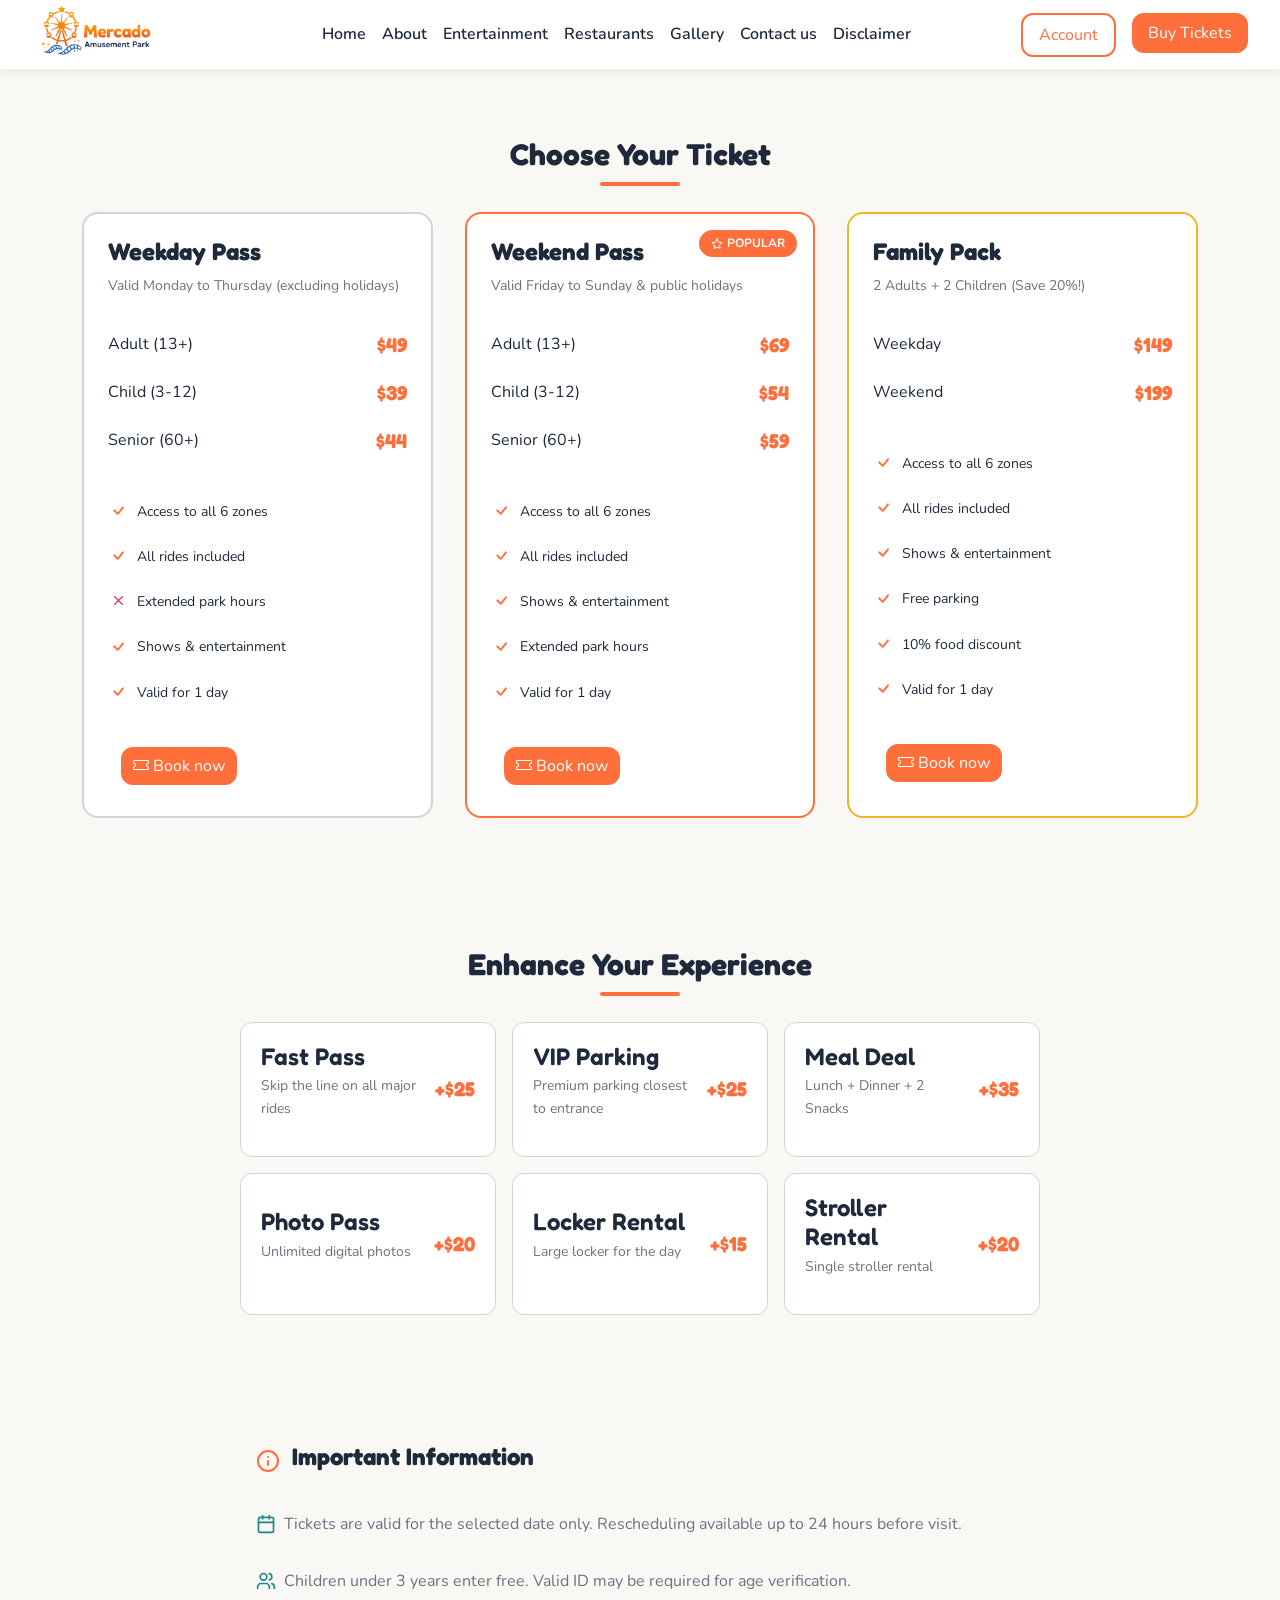
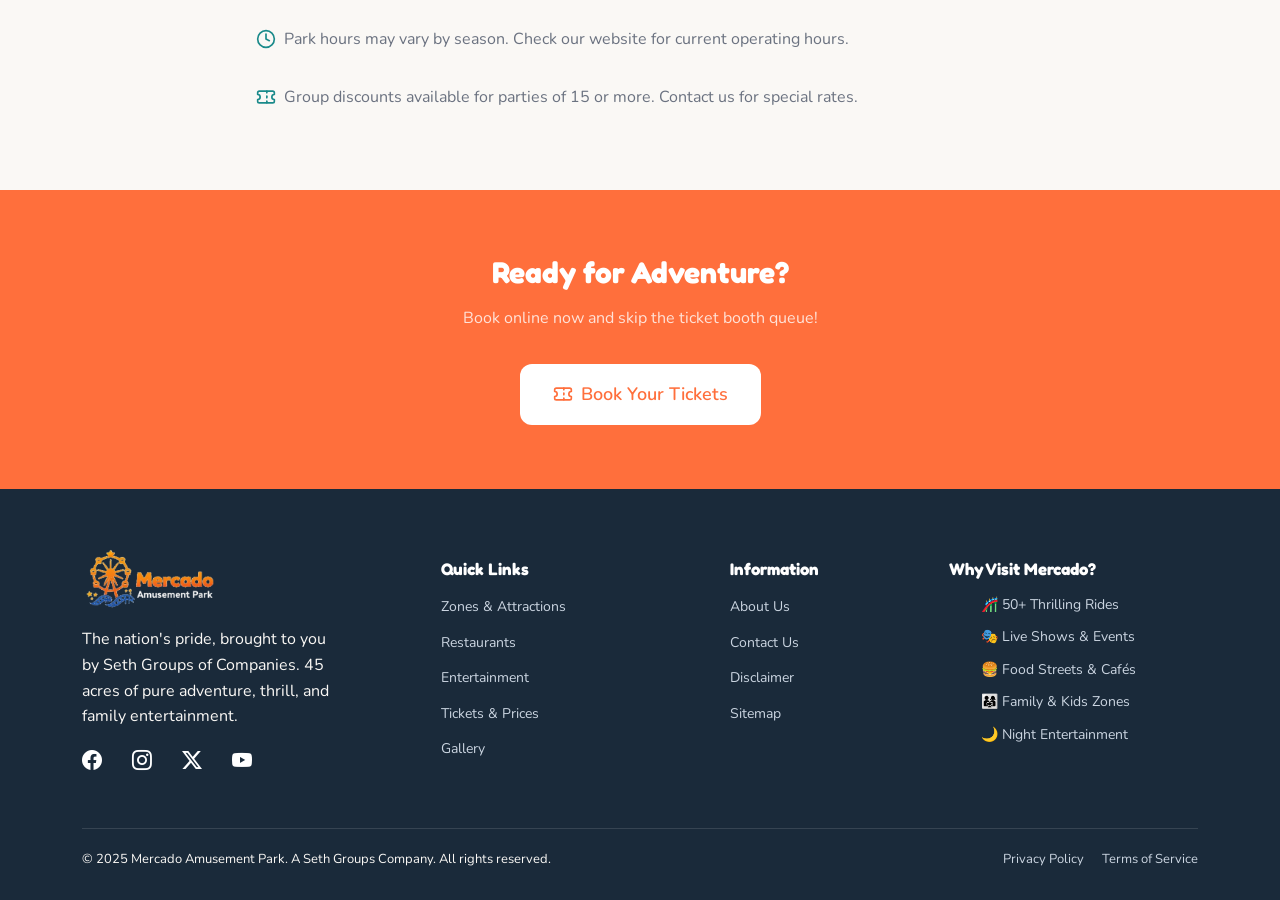
<file: Pages/tickets.html>
<!DOCTYPE html>
<html lang="en">

<head>
  <meta charset="UTF-8" />
  <meta name="viewport" content="width=device-width, initial-scale=1.0" />
  <title>Ticket & prices | Mercado Amusement Park</title>
  <link href="https://cdn.jsdelivr.net/npm/bootstrap-icons@1.11.1/font/bootstrap-icons.css" rel="stylesheet" />
  <link href="https://cdn.jsdelivr.net/npm/bootstrap@5.3.2/dist/css/bootstrap.min.css" rel="stylesheet" />
  <link rel="icon" type="image/png" sizes="32x32" href="../Assets/Gallery,Attractions,Logo/favicon-32x32.png">
  <link rel="stylesheet" href="./tickets.css" />
</head>
<body>
  <nav class="nav-bar container-fluid ">
    <div class="d-flex align-items-center justify-content-between w-100">
      <a href="/index.html" class="logo-navbar fw-bold"><img src="../Assets/Gallery,Attractions,Logo/Logo Of Nav.png "
          alt="" class="img-fluid"></a>
      <div class="hamburger d-lg-none" id="hamburger">
        <span></span>
        <span></span>
        <span></span>
      </div>
      <ul class="nav-items justify-content-center gap-3 d-none d-lg-flex m-0 pe-5">
        <li><a href="../index.html">Home</a></li>
        <li><a href="./about.html">About</a></li>
        <li><a href="./entertainment.html">Entertainment</a></li>
        <li><a href="./restaurant.html">Restaurants</a></li>
        <li><a href="./gallery.html">Gallery</a></li>
        <li><a href="./contact.html">Contact us</a></li>
        <li><a href="./disclaimer.html">Disclaimer</a></li>
      </ul>

      <!-- Buttons -->
      <div class="btn-navbar gap-3 d-none d-lg-flex">
        <button class="btn btn-login" data-bs-toggle="modal" data-bs-target="#loginModal">
          Account
        </button>
        <a href="./booking.html"><button class="btn btn-ticket">
            Buy Tickets
          </button></a>
      </div>
    </div>

    <!-- Mobile Sidebar -->
    <div class="mobile-menu" id="mobileMenu">
      <button class="btn-close text-white mb-4" id="closeMenu"></button>
      <ul class="flex-column d-flex gap-3">
        <li><a href="../index.html">Home</a></li>
        <li><a href="./about.html">About</a></li>

        <li><a href="./entertainment.html">Entertainment</a></li>
        <li><a href="./restaurant.html">Restaurants</a></li>
        <li><a href="./gallery.html">Gallery</a></li>
        <li><a href="./contact.html">Contact us</a></li>
        <li><a href="./disclaimer.html">Disclaimer</a></li>
        <li>
          <button class="btn btn-login w-100 mb-2" data-bs-toggle="modal" data-bs-target="#loginModal">
            Account
          </button>
        </li>
        <li>
          <a href="./booking.html"><button class="btn btn-ticket">
              Buy Tickets
            </button></a>
        </li>
      </ul>
    </div>
    <div class="overlay" id="overlay"></div>
  </nav>
  <div class="modal fade" id="loginModal">
    <div class="modal-dialog modal-dialog-centered">
      <div class="modal-content p-3">
        <div class="modal-header">
          <h5 class="modal-title">Login to Your Account</h5>
          <button class="btn-close" data-bs-dismiss="modal"></button>
        </div>
        <div class="modal-body">
          <form>
            <label>Full Name</label>
            <input type="text" id="loginName" class="form-control mb-3" placeholder="Enter your name" required>
  
            <label>Email Address</label>
            <input type="email" id="loginEmail" class="form-control mb-3" placeholder="Enter email" required>
  
            <label>Password</label>
            <input type="password" id="loginPassword" class="form-control mb-3" placeholder="Enter password" required>
  
            <button type="button" class="btn btn-ticket w-100" onclick="login()">Login</button>
          </form>
          <div class="text-center mt-3">
            <small>Don't have an account?
              <a href="#" data-bs-dismiss="modal" data-bs-toggle="modal" data-bs-target="#signupModal">Create One</a>
            </small>
          </div>
        </div>
      </div>
    </div>
  </div>
  <div class="modal fade" id="signupModal">
    <div class="modal-dialog modal-dialog-centered">
      <div class="modal-content p-3">
        <div class="modal-header">
          <h5 class="modal-title">Create Your Account</h5>
          <button class="btn-close" data-bs-dismiss="modal"></button>
        </div>
        <div class="modal-body">
          <form>
            <input type="text" id="fullName" class="form-control mb-3" placeholder="Full name" required>
            <input type="email" id="signupEmail" class="form-control mb-3" placeholder="Email" required>
            <input type="tel" id="phone" class="form-control mb-3" placeholder="Phone Number" required>
            <input type="password" id="signupPassword" class="form-control mb-3" placeholder="Password" required>
            <input type="password" id="confirmPassword" class="form-control mb-3" placeholder="Confirm password" required>
            <button type="button" class="btn btn-ticket w-100" onclick="signup()">Create Account</button>
          </form>
        </div>
      </div>
    </div>
  </div>
  <section class="tickets-section mt-4">
    <div class="container">
      <h2 class="section-title fade-up mt-5">Choose Your Ticket</h2>

      <div class="tickets-grid">
        <div class="ticket-card fade-up">
          <div class="ticket-content">
            <h3>Weekday Pass</h3>
            <p class="ticket-desc">Valid Monday to Thursday (excluding holidays)</p>

            <div class="price-list">
              <div class="price-row">
                <span>Adult (13+)</span>
                <span class="price">$49</span>
              </div>
              <div class="price-row">
                <span>Child (3-12)</span>
                <span class="price">$39</span>
              </div>
              <div class="price-row">
                <span>Senior (60+)</span>
                <span class="price">$44</span>
              </div>
            </div>

            <ul class="features-list">
              <li>
                <i class="bi bi-check"></i>
                Access to all 6 zones
              </li>
              <li>
                <i class="bi bi-check"></i>
                All rides included
              </li>
              <li>
                <i class="bi bi-x"></i>

                Extended park hours
              </li>
              <li>
                <i class="bi bi-check"></i>
                Shows & entertainment
              </li>
              <li>
                <i class="bi bi-check"></i>
                Valid for 1 day
              </li>
            </ul>
            <a href="./booking.html" class="btn btn-outline btn-full">
              <button class="btn-account-ticket">
                <i class="bi bi-ticket"></i>
                Book now
              </button>
            </a>
          </div>
        </div>
        <div class="ticket-card popular fade-up">
          <div class="popular-badge">
            <svg xmlns="http://www.w3.org/2000/svg" width="12" height="12" viewBox="0 0 24 24" fill="none"
              stroke="currentColor" stroke-width="2" stroke-linecap="round" stroke-linejoin="round">
              <polygon
                points="12 2 15.09 8.26 22 9.27 17 14.14 18.18 21.02 12 17.77 5.82 21.02 7 14.14 2 9.27 8.91 8.26 12 2" />
            </svg>
            POPULAR
          </div>
          <div class="ticket-content">
            <h3>Weekend Pass</h3>
            <p class="ticket-desc">Valid Friday to Sunday & public holidays</p>

            <div class="price-list">
              <div class="price-row">
                <span>Adult (13+)</span>
                <span class="price">$69</span>
              </div>
              <div class="price-row">
                <span>Child (3-12)</span>
                <span class="price">$54</span>
              </div>
              <div class="price-row">
                <span>Senior (60+)</span>
                <span class="price">$59</span>
              </div>
            </div>

            <ul class="features-list">
              <li>
                <i class="bi bi-check"></i>

                Access to all 6 zones
              </li>
              <li>
                <i class="bi bi-check"></i>

                All rides included
              </li>
              <li>
                <i class="bi bi-check"></i>

                Shows & entertainment
              </li>
              <li>
                <i class="bi bi-check"></i>

                Extended park hours
              </li>
              <li>
                <i class="bi bi-check"></i>

                Valid for 1 day
              </li>
            </ul>
            <a href="./booking.html" class="btn btn-outline btn-full">

              <button class="btn-account-ticket">
                <i class="bi bi-ticket"></i>
                Book now
              </button>
            </a>
          </div>
        </div>
        <div class="ticket-card accent-border fade-up">
          <div class="ticket-content">
            <h3>Family Pack</h3>
            <p class="ticket-desc">2 Adults + 2 Children (Save 20%!)</p>

            <div class="price-list">
              <div class="price-row">
                <span>Weekday</span>
                <span class="price">$149</span>
              </div>
              <div class="price-row">
                <span>Weekend</span>
                <span class="price">$199</span>
              </div>
            </div>

            <ul class="features-list">
              <li>
                <i class="bi bi-check"></i>

                Access to all 6 zones
              </li>
              <li>
                <i class="bi bi-check"></i>

                All rides included
              </li>
              <li>
                <i class="bi bi-check"></i>

                Shows & entertainment
              </li>
              <li>
                <i class="bi bi-check"></i>

                Free parking
              </li>
              <li>
                <i class="bi bi-check"></i>

                10% food discount
              </li>
              <li>
                <i class="bi bi-check"></i>

                Valid for 1 day
              </li>
            </ul>

            <a href="./booking.html" class="btn btn-outline btn-full">

              <button class="btn-account-ticket">
                <i class="bi bi-ticket"></i>
                Book now
              </button>
            </a>
          </div>
        </div>
      </div>
    </div>
  </section>
  <section class="addons-section">
    <div class="container">
      <h2 class="section-title fade-up">Enhance Your Experience</h2>

      <div class="addons-grid">
        <div class="addon-card fade-up">
          <div class="addon-info">
            <h4>Fast Pass</h4>
            <p>Skip the line on all major rides</p>
          </div>
          <span class="addon-price">+$25</span>
        </div>
        <div class="addon-card fade-up">
          <div class="addon-info">
            <h4>VIP Parking</h4>
            <p>Premium parking closest to entrance</p>
          </div>
          <span class="addon-price">+$25</span>
        </div>
        <div class="addon-card fade-up">
          <div class="addon-info">
            <h4>Meal Deal</h4>
            <p>Lunch + Dinner + 2 Snacks</p>
          </div>
          <span class="addon-price">+$35</span>
        </div>
        <div class="addon-card fade-up">
          <div class="addon-info">
            <h4>Photo Pass</h4>
            <p>Unlimited digital photos</p>
          </div>
          <span class="addon-price">+$20</span>
        </div>
        <div class="addon-card fade-up">
          <div class="addon-info">
            <h4>Locker Rental</h4>
            <p>Large locker for the day</p>
          </div>
          <span class="addon-price">+$15</span>
        </div>
        <div class="addon-card fade-up">
          <div class="addon-info">
            <h4>Stroller Rental</h4>
            <p>Single stroller rental</p>
          </div>
          <span class="addon-price">+$20</span>
        </div>
      </div>
    </div>
  </section>
  <section class="info-section">
    <div class="container">
      <div class="info-box fade-up">
        <div class="info-header">
          <svg xmlns="http://www.w3.org/2000/svg" width="24" height="24" viewBox="0 0 24 24" fill="none"
            stroke="currentColor" stroke-width="2" stroke-linecap="round" stroke-linejoin="round">
            <circle cx="12" cy="12" r="10" />
            <path d="M12 16v-4" />
            <path d="M12 8h.01" />
          </svg>
          <h2>Important Information</h2>
        </div>

        <div class="info-list">
          <p>
            <svg xmlns="http://www.w3.org/2000/svg" width="20" height="20" viewBox="0 0 24 24" fill="none"
              stroke="currentColor" stroke-width="2" stroke-linecap="round" stroke-linejoin="round">
              <rect width="18" height="18" x="3" y="4" rx="2" ry="2" />
              <line x1="16" x2="16" y1="2" y2="6" />
              <line x1="8" x2="8" y1="2" y2="6" />
              <line x1="3" x2="21" y1="10" y2="10" />
            </svg>
            Tickets are valid for the selected date only. Rescheduling available up to 24 hours before visit.
          </p>
          <p>
            <svg xmlns="http://www.w3.org/2000/svg" width="20" height="20" viewBox="0 0 24 24" fill="none"
              stroke="currentColor" stroke-width="2" stroke-linecap="round" stroke-linejoin="round">
              <path d="M16 21v-2a4 4 0 0 0-4-4H6a4 4 0 0 0-4 4v2" />
              <circle cx="9" cy="7" r="4" />
              <path d="M22 21v-2a4 4 0 0 0-3-3.87" />
              <path d="M16 3.13a4 4 0 0 1 0 7.75" />
            </svg>
            Children under 3 years enter free. Valid ID may be required for age verification.
          </p>
          <p>
            <svg xmlns="http://www.w3.org/2000/svg" width="20" height="20" viewBox="0 0 24 24" fill="none"
              stroke="currentColor" stroke-width="2" stroke-linecap="round" stroke-linejoin="round">
              <circle cx="12" cy="12" r="10" />
              <polyline points="12 6 12 12 16 14" />
            </svg>
            Park hours may vary by season. Check our website for current operating hours.
          </p>
          <p>
            <svg xmlns="http://www.w3.org/2000/svg" width="20" height="20" viewBox="0 0 24 24" fill="none"
              stroke="currentColor" stroke-width="2" stroke-linecap="round" stroke-linejoin="round">
              <path
                d="M2 9a3 3 0 0 1 0 6v2a2 2 0 0 0 2 2h16a2 2 0 0 0 2-2v-2a3 3 0 0 1 0-6V7a2 2 0 0 0-2-2H4a2 2 0 0 0-2 2Z" />
              <path d="M13 5v2" />
              <path d="M13 17v2" />
              <path d="M13 11v2" />
            </svg>
            Group discounts available for parties of 15 or more. Contact us for special rates.
          </p>
        </div>
      </div>
    </div>
  </section>
  <section class="tickets-cta">
    <div class="container">
      <h2 class="fade-up">Ready for Adventure?</h2>
      <p class="fade-up">Book online now and skip the ticket booth queue!</p>
      <a href="./booking.html" class="btn btn-hero fade-up">
        <svg xmlns="http://www.w3.org/2000/svg" width="20" height="20" viewBox="0 0 24 24" fill="none"
          stroke="currentColor" stroke-width="2" stroke-linecap="round" stroke-linejoin="round">
          <path
            d="M2 9a3 3 0 0 1 0 6v2a2 2 0 0 0 2 2h16a2 2 0 0 0 2-2v-2a3 3 0 0 1 0-6V7a2 2 0 0 0-2-2H4a2 2 0 0 0-2 2Z" />
          <path d="M13 5v2" />
          <path d="M13 17v2" />
          <path d="M13 11v2" />
        </svg>
        Book Your Tickets
      </a>
    </div>
  </section>
  </main>
  <footer class="footer">
    <div class="container">
      <div class="footer-grid">
        <div class="footer-brand">
          <a href="#" class="footer-logo">
            <img src="../Assets/Gallery,Attractions,Logo/Footer.png" alt="Mercado Park Logo">
          </a>

          <p class="footer-description">
            The nation's pride, brought to you by Seth Groups of Companies.
            45 acres of pure adventure, thrill, and family entertainment.
          </p>

      <div class="footer-social">
        <a href="https://www.facebook.com/"><i class="bi bi-facebook"></i></a>
        <a href="https://www.instagram.com/"><i class="bi bi-instagram"></i></a>
            <a href="https://www.x.com/" target="_blank"><i class="bi bi-twitter-x"></i></a>
        <a href="https://www.youtube.com/"><i class="bi bi-youtube"></i></a>
      </div>
        </div>
        <div>
          <h4 class="footer-h42">Quick Links</h4>
          <ul class="footer-links">
            <li><a href="./attractions.html">Zones & Attractions</a></li>
            <li><a href="./restaurant.html">Restaurants</a></li>
            <li><a href="./entertainment.html">Entertainment</a></li>
            <li><a href="./tickets.html">Tickets & Prices</a></li>
            <li><a href="./gallery.html">Gallery</a></li>
          </ul>
        </div>
        <div>
          <h4 class="footer-h41">Information</h4>
          <ul class="footer-links">
            <li><a href="./about.html">About Us</a></li>
            <li><a href="./contact.html">Contact Us</a></li>
            <li><a href="./disclaimer.html">Disclaimer</a></li>
            <li><a href="./contact.html">Sitemap</a></li>
          </ul>
        </div>
        <div class="footer-highlights">
          <h4>Why Visit Mercado?</h4>
          <ul>
            <li>🎢 50+ Thrilling Rides</li>
            <li>🎭 Live Shows & Events</li>
            <li>🍔 Food Streets & Cafés</li>
            <li>👨‍👩‍👧 Family & Kids Zones</li>
            <li>🌙 Night Entertainment</li>
          </ul>
        </div>

      </div>
      <div class="footer-bottom">
        <p>© 2025 Mercado Amusement Park. A Seth Groups Company. All rights reserved.</p>
        <div class="footer-bottom-links">
          <a href="./disclaimer.html">Privacy Policy</a>
          <a href="./disclaimer.html">Terms of Service</a>
        </div>
      </div>
    </div>
  </footer>
  <script src="https://cdn.jsdelivr.net/npm/@popperjs/core@2.11.8/dist/umd/popper.min.js"
    integrity="sha384-I7E8VVD/ismYTF4hNIPjVp/Zjvgyol6VFvRkX/vR+Vc4jQkC+hVqc2pM8ODewa9r"
    crossorigin="anonymous"></script>
  <script src="https://cdn.jsdelivr.net/npm/bootstrap@5.3.8/dist/js/bootstrap.min.js"
    integrity="sha384-G/EV+4j2dNv+tEPo3++6LCgdCROaejBqfUeNjuKAiuXbjrxilcCdDz6ZAVfHWe1Y"
    crossorigin="anonymous"></script>
  <script src="./tickets.js"></script>
</body>

</html>
</file>
<file: Pages/style.css>
@import url('https://fonts.googleapis.com/css2?family=Fredoka:wght@400;500;600;700&family=Nunito:wght@400;500;600;700&display=swap');
:root {
  --primary: #e85d32;
  --primary-light: #ff7a52;
  --secondary: #1a8a8a;
  --secondary-light: #25b5b5;
  --accent: #f0b429;
  --accent-dark: #d4a327;

  --background: #faf8f5;
  --foreground: #1e2a3b;
  --card: #ffffff;
  --muted: #f0ede8;
  --muted-foreground: #6b7280;
  --border: #d1d5db;
  --park-navy: #1e3a5f;
  --park-cream: #faf8f5;

  --font-display: 'Fredoka', sans-serif;
  --font-body: 'Nunito', sans-serif;
  --park-navy: #1a2a3a;
  --muted: #777;
  --primary: #ff6f3c;

  --radius: 0.75rem;
  --shadow: 0 4px 6px -1px rgba(0, 0, 0, 0.1);
  --shadow-lg: 0 10px 15px -3px rgba(0, 0, 0, 0.1);
}
/* 
    :root {
      --secondary: #1a8a8a;
      --accent: #f0b429;
      --card: #f9f9f9;
      --foreground: #333;
      --border: #e0e0e0;
      --radius: 12px;
      --shadow: 0 10px 25px rgba(0, 0, 0, 0.08);
      --park-cream: #fdf5ec;
    } */
*,
*::before,
*::after {
  box-sizing: border-box;
  margin: 0;
  padding: 0;
}
html,
body {
  width: 100%;
  overflow-x: hidden;
    scroll-behavior: smooth;

}

h1,
h2,
h3,
h4,
h5,
h6 {
  font-family: var(--font-display);
  font-weight: 700;
  line-height: 1.2;
}
a {
  text-decoration: none;
  color: black;
}
body {
  font-family: var(--font-body);
  background-color: var(--background);
  color: var(--foreground);
  line-height: 1.6;
  min-height: 100vh;
}
.nav-bar {
  background-color: #ffffff;
  height: 70px;
  display: flex;
  align-items: center;
  border-bottom: 1px solid #f0f0f0;
  padding: 0 5%;
}

.nav-container {
  width: 100%;
  max-width: 1400px;
  margin: 0 auto;
}

.img-fluid {
  max-height: 150px;
  margin-left: -30px;
}

.nav-logo-img {
  height: 65px;
  width: auto;
  object-fit: contain;
  display: block;
}

.nav-bar {
  position: fixed;
  top: 0;
  left: 0;
  width: 100%;
  z-index: 1000;
  background: rgba(255, 255, 255, 0.97);
  backdrop-filter: blur(10px);
  box-shadow: 0 2px 10px rgba(0, 0, 0, 0.08);
  padding: 1rem 2rem;
}

.logo-navbar {
  font-family: var(--font-display);
  font-size: 1.4rem;
  color: var(--foreground);
}
.nav-items li {
  list-style: none;
}
.nav-items li a {
  text-decoration: none;
  color: var(--foreground);
  font-weight: 600;
  position: relative;
  padding-bottom: 4px;
}
.nav-items li a::after {
  content: '';
  position: absolute;
  left: 50%;
  bottom: -3px;
  transform: translateX(-50%);
  width: 0;
  height: 2px;
  background: var(--primary);
  border-radius: 50px;
  transition: 0.3s;
}
.nav-items li a:hover::after {
  width: 60%;
}
.nav-items li a:hover {
  color: var(--primary);
}
.btn-navbar .btn-login {
  background: transparent;
  border: 2px solid var(--primary);
  color: var(--primary);
  border-radius: var(--radius);
  padding: 0.5rem 1rem;
  transition: 0.3s;
}

.btn-navbar .btn-login:hover {
  background: var(--primary);
  color: #fff;
}
.btn-navbar .btn-ticket {
  background: var(--primary);
  color: #fff;
  border-radius: var(--radius);
  padding: 0.5rem 1rem;
  border: none;
  transition: 0.3s;
}
button.btn.btn-ticket.w-100:hover {
    border: 2px solid var(--primary);
    color: var(--primary);
}
.btn-navbar .btn-ticket:hover {
  background: var(--primary-light);
}
.hamburger {
  cursor: pointer;
  display: flex;
  flex-direction: column;
  gap: 5px;
}
.hamburger span {
  width: 25px;
  height: 3px;
  background: var(--foreground);
  border-radius: 2px;
  transition: 0.3s;
}
.mobile-menu {
  position: fixed;
  top: 0;
  left: -50%;
  width: 50%;
  height: 100vh;
  background: var(--background);
  color: #000000;
  padding: 2rem;
  transition: 0.3s;
  z-index: 1100;
  display: flex;
  flex-direction: column;
}
.mobile-menu ul {
  padding-top: 2rem;
  list-style: none;
}
.mobile-menu a {
  color: #000000;
  text-decoration: none;
  font-weight: 600;
}
.overlay {
  position: fixed;
  top: 0;
  left: 0;
  width: 100%;
  height: 100%;
  background: rgba(0, 0, 0, 0.5);
  opacity: 0;
  visibility: hidden;
  transition: 0.3s;
  z-index: 1050;
}
.mobile-menu.active {
  left: 0;
}
.overlay.active {
  opacity: 1;
  visibility: visible;
}
.modal-content {
  border-radius: var(--radius);
}
.btn-ticket {
  background: var(--primary);
  color: #fff;
  border-radius: var(--radius);
  padding: 0.5rem;
}
.btn-login {
  border-radius: var(--radius);
  padding: 0.5rem;
  border: 2px solid var(--primary);
  color: var(--primary);
}

.hero {
  position: relative;
  min-height: 100vh;
  display: flex;
  align-items: center;
  background-color: var(--park-navy);
  overflow: hidden;
  padding-top: 100px;
  color: var(--park-cream);
}
.hero-row {
  display: flex;
  align-items: flex-start;
  justify-content: flex-start;
  flex-direction: column;
  gap: 1.5rem;
}
.hero-bg {
  position: absolute;
  inset: 0;
  overflow: hidden;
}

.hero-circle {
  position: absolute;
  border-radius: 50%;
  background: rgba(255, 255, 255, 0.1);
  animation: float infinite alternate;
}

.hero-circle.circle1 {
  width: 250px;
  height: 250px;
  top: 5%;
  left: 10%;
  animation-duration: 8s;
}
.hero-circle.circle2 {
  width: 150px;
  height: 150px;
  top: 20%;
  right: 15%;
  animation-duration: 6s;
}
.hero-circle.circle3 {
  width: 200px;
  height: 200px;
  bottom: 10%;
  left: 20%;
  animation-duration: 10s;
}
.hero-circle.circle4 {
  width: 100px;
  height: 100px;
  bottom: 25%;
  right: 5%;
  animation-duration: 5s;
}

@keyframes float {
  0% {
    transform: translateY(0px) rotate(0deg);
    opacity: 0.6;
  }
  50% {
    transform: translateY(-30px) rotate(15deg);
    opacity: 0.9;
  }
  100% {
    transform: translateY(0px) rotate(-10deg);
    opacity: 0.6;
  }
}
.hero-content {
  max-width: 600px;
  text-align: left;
}
.hero-badge {
  display: inline-flex;
  align-items: center;
  gap: 0.5rem;
  background: rgba(255, 255, 255, 0.15);
  padding: 0.5rem 1.5rem;
  border-radius: 999px;
  backdrop-filter: blur(8px);
  border: 1px solid rgba(255, 255, 255, 0.2);
  transition: 0.3s ease, transform 0.5s;
}

.hero-badge:hover {
  transform: translateY(-4px) scale(1.05);
}
.hero h1 {
  font-size: 3rem;
  font-weight: 700;
  margin-top: 1rem;
  margin-bottom: 1rem;
  text-shadow: 0 0 20px rgba(255, 255, 255, 0.15);
  transition: transform 0.4s, opacity 0.5s;
}
.hero h1 span {
  color: var(--primary);
}
.hero-subtitle {
  font-size: 1.2rem;
  margin-bottom: 0.5rem;
}
.hero-description {
  font-size: 1rem;
  margin-bottom: 1.5rem;
  color: rgba(255, 255, 255, 0.8);
}
.hero-buttons {
  display: flex;
  flex-wrap: wrap;
  gap: 1rem;
}
.btn-hero {
  background: var(--primary);
  color: #fff;
  padding: 12px 28px;
  border-radius: 12px;
  box-shadow: 0 0 10px rgba(255, 255, 255, 0.15);
  transition: transform 0.3s, box-shadow 0.3s;
}
.btn-hero:hover {
color: white!important;
  transform: translateY(-6px);
  box-shadow: 0 0 25px rgba(255, 255, 255, 0.35);
}
.btn-outline {
  border: 2px solid rgba(255, 255, 255, 0.3);
  color: var(--park-cream);
  padding: 12px 28px;
  border-radius: 12px;
  transition: transform 0.3s, background 0.3s;
}
.btn-outline:hover {
  transform: translateY(-6px);
  background: rgba(255, 255, 255, 0.1);
  backdrop-filter: blur(5px);
}
.hero-stats {
  display: flex;
  flex-wrap: wrap;
  gap: 2rem;
  margin-top: 2rem;
}
.stat {
  display: flex;
  flex-direction: column;
  align-items: center;
  transition: transform 0.3s, color 0.3s;
}
.stat:hover {
  transform: translateY(-8px) scale(1.05);
}
.stat-icon {
  font-size: 2rem;
  margin-bottom: 0.3rem;
  transition: transform 0.3s, color 0.3s;
}
.stat:hover .stat-icon {
  transform: rotate(10deg);
  color: var(--primary-light);
}
.stat-value {
  font-family: var(--font-display);
  font-size: 2rem;
  font-weight: 700;
}
.stat-label {
  font-size: 0.85rem;
  color: rgba(250, 248, 245, 0.6);
}
.animate-fade-up {
  opacity: 0;
  transform: translateY(20px);
  animation: fadeUp 0.8s forwards;
}
.animate-fade-up.delay-1 {
  animation-delay: 0.2s;
}
.animate-fade-up.delay-2 {
  animation-delay: 0.4s;
}
.animate-fade-up.delay-3 {
  animation-delay: 0.6s;
}
.animate-fade-up.delay-4 {
  animation-delay: 0.8s;
}
.animate-fade-up.delay-5 {
  animation-delay: 1s;
}
.animate-fade-up.delay-6 {
  animation-delay: 1.2s;
}
.animate-fade-up.delay-7 {
  animation-delay: 1.4s;
}
.animate-fade-up.delay-8 {
  animation-delay: 1.6s;
}
.animate-fade-up.delay-9 {
  animation-delay: 1.8s;
}

@keyframes fadeUp {
  0% {
    opacity: 0;
    transform: translateY(20px);
  }
  100% {
    opacity: 1;
    transform: translateY(0);
  }
}
.featured-zones {
  padding: 6rem 0;
}

.section-header {
  text-align: center;
  margin-bottom: 4rem;
}
.btn-primary:hover {
  border: 2px solid var(--primary) !important;
}
.section-badge {
  color: white;
  background-color: rgba(232, 93, 50, 0.1);

  display: inline-block;
  padding: 0.5rem 1rem;
  border-radius: 9999px;
  font-size: 0.875rem;
  font-weight: 500;
  margin-bottom: 1rem;
}

.section-badge.primary {
  background-color: rgba(232, 93, 50, 0.1);
  color: var(--primary);
}
.section-badge.secondary {
  background-color: rgba(26, 138, 138, 0.1);
  color: var(--secondary);
}
.section-badge.accent {
  background-color: rgba(240, 180, 41, 0.2);
  color: var(--accent);
}

.section-title {
  font-size: 2.5rem;
  margin-bottom: 1rem;
  color: var(--foreground);
}
.section-description {
  font-size: 1.125rem;
  color: var(--muted-foreground);
  max-width: 640px;
  margin: 0 auto;
}
.grid-3 {
  display: grid;
  grid-template-columns: repeat(auto-fit, minmax(280px, 1fr));
  gap: 2rem;
}
.zone-card {
  background-color: var(--card);
  border-radius: calc(var(--radius) * 2);
  padding: 2rem 1.5rem;
  border: 1px solid var(--border);
  transition: all 0.3s ease;
  display: flex;
  flex-direction: column;
  justify-content: space-between;
}

.zone-card:hover {
  box-shadow: var(--shadow-lg);
  transform: translateY(-10px);
}

/* Card Icon */
.card-icon {
  font-size: 2rem;
  margin-bottom: 1rem;
  transition: transform 0.4s, color 0.3s;
}
.zone-card:hover .card-icon {
  transform: rotate(15deg) scale(1.2);
}

/* Card Text */
.card-title {
  font-size: 1.25rem;
  font-weight: 600;
  margin-bottom: 0.5rem;
  color: var(--foreground);
}
.card-text {
  font-size: 1rem;
  color: var(--muted-foreground);
  flex-grow: 1;
}

/* Card Footer */
.zone-card-footer {
  display: flex;
  justify-content: space-between;
  align-items: center;
  margin-top: 1rem;
}
.zone-card-footer span {
  font-size: 0.875rem;
  font-weight: 500;
  color: var(--foreground);
}
.zone-card-footer i {
  transition: transform 0.3s ease;
}
.zone-card:hover .zone-card-footer i {
  transform: translateX(8px);
}
/* Basic Styling */
.gallery-preview {
  padding: 60px 20px;
  background-color: #f9f9f9;
  font-family: sans-serif;
  text-align: center;
}

.section-header h2 {
  font-size: 2.5rem;
  margin-bottom: 10px;
  color: #333;
}

.gallery-grid {
  display: grid;
  grid-template-columns: repeat(auto-fit, minmax(300px, 1fr));
  gap: 20px;
  margin: 40px 0;
}

.gallery-item {
  position: relative;
  overflow: hidden;
  border-radius: 8px;
  height: 300px;
  cursor: pointer;
}

.gallery-item img {
  width: 100%;
  height: 100%;
  object-fit: cover;
  transition: transform 0.5s ease;
}
.gallery-item:hover img {
  transform: scale(1.1);
}
.overlay {
  position: absolute;
  inset: 0;
  background: rgba(0, 0, 0, 0.3);
  display: flex;
  align-items: center;
  justify-content: center;
  opacity: 0;
  transition: opacity 0.3s ease;
}

.gallery-item:hover .overlay {
  opacity: 1;
}

.overlay span {
  color: white;
  font-size: 1.2rem;
  font-weight: bold;
  border: 2px solid white;
  padding: 10px 20px;
}

/* Button Styling */
.gallery-btn {
  display: inline-block;
  padding: 15px 40px;
  background-color: #333;
  color: white;
  text-decoration: none;
  border-radius: 30px;
  transition: background 0.3s ease;
}

.gallery-btn:hover {
  background-color: #555;
}
/* Buttons */
.btn-primary {
  background-color: var(--primary);
  color: #fff;
  border: 2px solid var(--primary);
  transition: all 0.3s ease;
}
.btn-primary:hover {
  background-color: var(--primary) !important;
  color: #fff;
  transform: translateY(-3px);
  box-shadow: 0 5px 15px rgba(232, 93, 50, 0.3);
}

/* Fade-up animation for cards */
.animate-fade-up {
  opacity: 0;
  transform: translateY(20px);
  animation: fadeUp 0.8s forwards;
}
.animate-fade-up.delay-1 {
  animation-delay: 0.2s;
}
.animate-fade-up.delay-2 {
  animation-delay: 0.4s;
}
.animate-fade-up.delay-3 {
  animation-delay: 0.6s;
}
.animate-fade-up.delay-4 {
  animation-delay: 0.8s;
}
.animate-fade-up.delay-5 {
  animation-delay: 1s;
}
.animate-fade-up.delay-6 {
  animation-delay: 1.2s;
}

@keyframes fadeUp {
  0% {
    opacity: 0;
    transform: translateY(20px);
  }
  100% {
    opacity: 1;
    transform: translateY(0);
  }
}

/* Responsive */
@media (max-width: 768px) {
  .grid-3 {
    grid-template-columns: 1fr;
    gap: 1.5rem;
  }
}
/* ================= RESTAURANTS SECTION ================= */

.restaurants-section {
  padding: 5rem 1.5rem;
  background: linear-gradient(180deg, var(--park-cream), var(--background));
}

.container {
  max-width: 1200px;
  margin: auto;
}

/* Section Header */
.section-header {
  text-align: center;
  max-width: 650px;
  margin: 0 auto 3.5rem;
}

.section-badge {
  display: inline-block;
  background: var(--accent);
  color: #000;
  padding: 0.4rem 1rem;
  border-radius: 999px;
  font-size: 0.85rem;
  margin-bottom: 0.75rem;
}

.section-header h2 {
  font-size: 2.6rem;
  color: var(--park-navy);
  margin-bottom: 0.75rem;
}

.section-header p {
  color: var(--muted);
  font-size: 1.05rem;
}
.restaurant-grid {
  display: grid;
  grid-template-columns: repeat(auto-fit, minmax(280px, 1fr));
  gap: 2rem;
}
.restaurant-card {
  background: var(--card);
  border-radius: var(--radius);
  overflow: hidden;
  box-shadow: var(--shadow);
  transition: transform 0.35s ease, box-shadow 0.35s ease;
  position: relative;
}
.restaurant-card:hover {
  transform: translateY(-8px);
  box-shadow: var(--shadow-lg);
}
.restaurant-card img {
  width: 100%;
  height: 200px;
  object-fit: cover;
}
.restaurant-content {
  padding: 1.5rem;
}
.restaurant-content h3 {
  font-size: 1.4rem;
  color: var(--foreground);
  margin-bottom: 0.5rem;
}

.restaurant-content p {
  font-size: 0.95rem;
  color: var(--muted);
  margin-bottom: 1rem;
}
.restaurant-meta {
  display: flex;
  gap: 1rem;
  font-size: 0.85rem;
  color: var(--secondary);
  margin-bottom: 1.25rem;
  flex-wrap: wrap;
}
.restaurant-btn {
  display: inline-block;
  background: var(--primary);
  color: #fff;
  padding: 0.55rem 1.3rem;
  border-radius: 999px;
  font-weight: 600;
  transition: background 0.3s ease, transform 0.3s ease;
}
.restaurant-btn:hover {
  background: var(--primary-light);
  transform: translateX(4px);
}
.featured {
  border: 2px solid var(--accent);
}
.featured-badge {
  position: absolute;
  top: 1rem;
  right: 1rem;
  background: var(--accent);
  color: #000;
  padding: 0.3rem 0.75rem;
  font-size: 0.75rem;
  border-radius: 999px;
  font-weight: 600;
}
.restaurants-footer {
  text-align: center;
  margin-top: 3.5rem;
}

.view-all-btn {
  display: inline-block;
  background: var(--park-navy);
  color: #fff;
  padding: 0.75rem 2rem;
  border-radius: var(--radius);
  font-weight: 600;
  transition: background 0.3s ease, transform 0.3s ease;
}

.view-all-btn:hover {
  background: var(--secondary);
  transform: translateY(-3px);
}
.entertainment-section {
  padding: 5rem 1.5rem;
  background: linear-gradient(180deg, var(--background), var(--park-cream));
}
.entertainment-grid {
  display: grid;
  grid-template-columns: repeat(auto-fit, minmax(280px, 1fr));
  gap: 2rem;
}
.entertainment-card {
  background: var(--card);
  border-radius: var(--radius);
  overflow: hidden;
  box-shadow: var(--shadow);
  transition: transform 0.35s ease, box-shadow 0.35s ease;
  position: relative;
}

.entertainment-card:hover {
  transform: translateY(-8px);
  box-shadow: var(--shadow-lg);
}
.entertainment-card img {
  width: 100%;
  height: 210px;
  object-fit: cover;
}
.entertainment-content {
  padding: 1.5rem;
}

.entertainment-content h3 {
  font-size: 1.45rem;
  margin-bottom: 0.5rem;
  color: var(--foreground);
}

.entertainment-content p {
  font-size: 0.95rem;
  color: var(--muted);
  margin-bottom: 1rem;
}
.entertainment-meta {
  display: flex;
  gap: 1rem;
  flex-wrap: wrap;
  font-size: 0.85rem;
  color: var(--secondary);
  margin-bottom: 1.25rem;
}
.entertainment-btn {
  display: inline-block;
  background: var(--secondary);
  color: #fff;
  padding: 0.55rem 1.4rem;
  border-radius: 999px;
  font-weight: 600;
  transition: background 0.3s ease, transform 0.3s ease;
}
.entertainment-btn:hover {
  background: var(--secondary-light);
  transform: translateX(4px);
}
.entertainment-footer {
  text-align: center;
  margin-top: 3.5rem;
}
.tickets-cta {
  background-color: var(--park-navy);
  position: relative;
  padding: 6rem 0;
  overflow: hidden;
  border-radius: 20px;
}
.tickets-cta .decorative-circle {
  position: absolute;
  border-radius: 50%;
  background-color: rgba(255, 255, 255, 0.15);
  animation: floatCircle 12s ease-in-out infinite alternate;
}
.tickets-cta .decorative-circle:nth-child(1) {
  top: 20px;
  left: 20px;
  width: 120px;
  height: 120px;
}
.tickets-cta .decorative-circle:nth-child(2) {
  bottom: 20px;
  right: 20px;
  width: 180px;
  height: 180px;
}
@keyframes floatCircle {
  0% {
    transform: translate(0, 0) rotate(0deg);
  }
  50% {
    transform: translate(15px, -15px) rotate(180deg);
  }
  100% {
    transform: translate(0, 0) rotate(360deg);
  }
}

.tickets-cta-content h2 {
  font-size: 2.5rem;
  color: #fff;
  margin-bottom: 1.5rem;
}
.tickets-cta-content p {
  color: rgba(255, 255, 255, 0.9);
  margin-bottom: 2rem;
}

.tickets-features {
  display: grid;
  grid-template-columns: repeat(2, 1fr);
  gap: 1rem;
  margin-bottom: 2rem;
}

.tickets-feature {
  display: flex;
  align-items: center;
  gap: 0.5rem;
  color: #fff;
}
.tickets-feature-icon {
  width: 40px;
  height: 40px;
  background: rgba(255, 255, 255, 0.25);
  border-radius: var(--radius);
  display: flex;
  align-items: center;
  justify-content: center;
  font-size: 1.2rem;
}
.ticket-card {
  background-color: var(--card);
  padding: 2rem;
  border-radius: calc(var(--radius) * 2);
  box-shadow: var(--shadow-lg);
  max-width: 400px;
  margin: 0 auto;
  transition: transform 0.3s ease, box-shadow 0.3s ease;
}

.ticket-card:hover {
  transform: scale(1.05);
  box-shadow: 0 25px 50px rgba(0, 0, 0, 0.2);
}
.ticket-card-header {
  display: flex;
  justify-content: space-between;
  align-items: center;
  margin-bottom: 1rem;
}
.ticket-price {
  font-size: 3rem;
  font-weight: 700;
  color: var(--primary);
}
.ticket-options .ticket-option {
  display: flex;
  justify-content: space-between;
  padding: 0.75rem 0;
  border-bottom: 1px solid #ddd;
}
.ticket-option .highlight {
  color: var(--primary);
}
.btn-ticket-2 {
  background: var(--primary);
  color: white;
  border: none;
  padding: 0.75rem 1.5rem;
  border-radius: var(--radius);
  transition: 0.3s;
  font-weight: 600;
}
.btn-ticket-2:hover {
  background-color: var(--primary);
  transform: translateY(-4px);
  color: white;
}
.testimonials-modern {
  background: linear-gradient(135deg, #faf8f5, #f0f4f8);
  padding: 5rem 1.5rem;
}
.section-header {
  text-align: center;
  max-width: 650px;
  margin: 0 auto 3.5rem;
}
.section-badge {
  display: inline-block;
  padding: 6px 14px;
  border-radius: 50px;
  background: #e85d32;
  color: #fff;
  font-size: 0.75rem;
  letter-spacing: 1px;
  text-transform: uppercase;
  margin-bottom: 1rem;
}
.section-header h2 {
  font-size: 2.4rem;
  color: #1e2a3b;
  margin-bottom: 0.75rem;
}
.section-header p {
  color: #6b7280;
  font-size: 1rem;
}
.testimonial-grid {
  display: grid;
  grid-template-columns: repeat(auto-fit, minmax(280px, 1fr));
  gap: 2rem;
}
.testimonial-card {
  background: rgba(255, 255, 255, 0.9);
  border-radius: 18px;
  overflow: hidden;
  box-shadow: 0 25px 40px rgba(0, 0, 0, 0.08);
  transition: transform 0.4s ease, box-shadow 0.4s ease;
}

.testimonial-card:hover {
  transform: translateY(-10px);
  box-shadow: 0 35px 60px rgba(0, 0, 0, 0.12);
}

.testimonial-card img {
  width: 100%;
  height: 260px;
  object-fit: cover;
}
.testimonial-content {
  padding: 1.8rem;
  text-align: center;
}

.stars {
  color: #f0b429;
  font-size: 1.1rem;
  margin-bottom: 0.75rem;
}

.testimonial-content p {
  color: #374151;
  font-size: 0.95rem;
  line-height: 1.6;
  margin-bottom: 1.2rem;
}

.testimonial-content h4 {
  font-size: 1.05rem;
  font-weight: 600;
  color: #111827;
}

.testimonial-content span {
  font-size: 0.85rem;
  color: #6b7280;
}
.grid {
  display: grid;
  gap: 2rem;
}
.grid-2 {
  grid-template-columns: 1fr;
}
.grid-3 {
  grid-template-columns: 1fr;
}
@keyframes fadeUp {
  from {
    opacity: 0;
    transform: translateY(40px);
  }
  to {
    opacity: 1;
    transform: translateY(0);
  }
}

.animate-fade-up {
  opacity: 0;
  animation: fadeUp 0.9s ease forwards;
}

.delay-1 { animation-delay: 0.1s; }
.delay-2 { animation-delay: 0.2s; }
.delay-3 { animation-delay: 0.3s; }
.delay-4 { animation-delay: 0.4s; }
.delay-5 { animation-delay: 0.5s; }
.delay-6 { animation-delay: 0.6s; }
.zone-card {
  border-radius: 16px;
  background: #fff;
  box-shadow: 0 10px 30px rgba(0,0,0,0.08);
}

.zone-card:hover {
  transform: translateY(-12px) scale(1.03);
  box-shadow: 0 25px 60px rgba(0,0,0,0.15);
}

.zone-card:hover .card-icon {
  transform: rotate(12deg) scale(1.1);
}
.restaurant-card {
  overflow: hidden;
  border-radius: 18px;
}

.restaurant-card img {
  transition: transform 0.6s ease;
}

.restaurant-card:hover img {
  transform: scale(1.12);
}

.restaurant-card:hover {
  transform: translateY(-10px);
  box-shadow: 0 20px 50px rgba(0,0,0,0.18);
}
.entertainment-card {
  border-radius: 18px;
  overflow: hidden;
}

.entertainment-card:hover {
  transform: translateY(-10px) scale(1.03);
  box-shadow: 0 0 40px rgba(255, 165, 0, 0.35);
}

.entertainment-card img {
  transition: transform 0.6s ease;
}

.entertainment-card:hover img {
  transform: scale(1.1);
}
.gallery-item {
  position: relative;
  overflow: hidden;
  border-radius: 16px;
}

.gallery-item img {
  transition: transform 0.6s ease;
}

.gallery-item:hover img {
  transform: scale(1.15);
}

.gallery-item .overlay {
  opacity: 0;
  position: absolute;
  inset: 0;
  background: rgba(0,0,0,0.55);
  display: flex;
  align-items: center;
  justify-content: center;
  color: #fff;
  font-size: 1.2rem;
}

.gallery-item:hover .overlay {
  opacity: 1;
}
@keyframes float {
  0% { transform: translateY(0); }
  50% { transform: translateY(-12px); }
  100% { transform: translateY(0); }
}

.ticket-card {
  animation: float 4s ease-in-out infinite;
  border-radius: 20px;
}
.testimonial-card {
  border-radius: 18px;
}

.testimonial-card:hover {
  transform: scale(1.05);
  box-shadow: 0 18px 45px rgba(0,0,0,0.15);
}
.map-wrapper iframe {
  border-radius: 20px;
  transition: transform 0.5s ease;
}

.map-wrapper iframe:hover {
  transform: scale(1.03);
}

@media (min-width: 768px) {
  .grid-2 {
    grid-template-columns: 1fr 1fr;
  }
  .grid-3 {
    grid-template-columns: repeat(3, 1fr);
  }
}

.park-info {
  padding: 6rem 0;
  background: #f8f9fb;
}

.info-card {
  height: 100%;
  background: #fff;
  border-radius: 18px;
  padding: 2.5rem 1.5rem;
  text-align: center;
  border: 1px solid #e5e7eb;
  transition: all 0.35s ease;
}

.info-card:hover {
  transform: translateY(-10px);
  box-shadow: 0 20px 40px rgba(0, 0, 0, 0.12);
}
.info-icon {
  width: 70px;
  height: 70px;
  margin: 0 auto 1.2rem;
  border-radius: 50%;
  display: flex;
  align-items: center;
  justify-content: center;
  transition: transform 0.35s ease;
}

.info-card:hover .info-icon {
  transform: scale(1.15) rotate(5deg);
}
.info-icon.primary {
  background: rgba(232, 93, 50, 0.15);
}
.info-icon.secondary {
  background: rgba(26, 138, 138, 0.15);
}
.info-icon.accent {
  background: rgba(240, 180, 41, 0.25);
}

.info-card h3 {
  font-size: 1.35rem;
  margin-bottom: 1rem;
  color: #111827;
}

.info-card p {
  font-size: 0.9rem;
  color: #6b7280;
  margin-bottom: 0.45rem;
}

.info-card strong {
  color: #111827;
}

.sitemap-section {
  padding: 6rem 0;
  background: linear-gradient(180deg, #f9fafb, #ffffff);
}

.sitemap-grid {
  display: grid;
  gap: 2.5rem;
  margin-top: 3rem;
}

@media (min-width: 640px) {
  .sitemap-grid {
    grid-template-columns: repeat(2, 1fr);
  }
}

@media (min-width: 1024px) {
  .sitemap-grid {
    grid-template-columns: repeat(4, 1fr);
  }
}
.sitemap-card {
  background: #ffffff;
  border-radius: 18px;
  padding: 2.5rem 2rem;
  border: 1px solid #e5e7eb;
  transition: all 0.35s ease;
  position: relative;
  overflow: hidden;
}

.sitemap-card::before {
  content: '';
  position: absolute;
  inset: 0;
  background: radial-gradient(circle at top, rgba(26, 138, 138, 0.15), transparent 60%);
  opacity: 0;
  transition: opacity 0.35s ease;
}

.sitemap-card:hover::before {
  opacity: 1;
}

.sitemap-card:hover {
  transform: translateY(-10px);
  box-shadow: 0 25px 45px rgba(0, 0, 0, 0.12);
}
.sitemap-card h3 {
  font-size: 1.25rem;
  margin-bottom: 1.5rem;
  color: var(--foreground);
  position: relative;
}

.sitemap-card ul {
  list-style: none;
  padding: 0;
  margin: 0;
}

.sitemap-card li {
  margin-bottom: 0.85rem;
}

.sitemap-card a {
  text-decoration: none;
  color: var(--muted);
  font-size: 0.95rem;
  transition: color 0.3s ease, padding-left 0.3s ease;
  position: relative;
}
.sitemap-card a::before {
  content: '›';
  position: absolute;
  left: -12px;
  opacity: 0;
  transition: all 0.3s ease;
}

.sitemap-card a:hover {
  color: var(--primary);
  padding-left: 12px;
}

.sitemap-card a:hover::before {
  opacity: 1;
}
.location-map {
  padding: 6rem 0;
  background: linear-gradient(180deg, #ffffff, #f7f8fb);
}
.map-wrapper {
  margin-top: 3rem;
  border-radius: 22px;
  overflow: hidden;
  border: 1px solid #e5e7eb;
  box-shadow: 0 25px 45px rgba(0, 0, 0, 0.12);
  transition: transform 0.4s ease, box-shadow 0.4s ease;
}
.map-wrapper:hover {
  transform: translateY(-8px);
  box-shadow: 0 35px 65px rgba(0, 0, 0, 0.18);
}
.map-wrapper iframe {
  width: 100%;
  height: 420px;
  border: none;
}
.map-info {
  display: grid;
  gap: 2rem;
  margin-top: 3.5rem;
}
@media (min-width: 768px) {
  .map-info {
    grid-template-columns: repeat(3, 1fr);
  }
}
@media (max-width: 480px) {
  .map-wrapper iframe {
    height: 300px;
  }
}
@media (min-width: 768px) {
  .footer-grid {
    grid-template-columns: repeat(4, 1fr);
  }
}


@media (max-width: 992px) {
  .hero {
    padding-top: 120px;
    text-align: center;
  }

  .hero-content {
    max-width: 100%;
    text-align: center;
  }

  .hero-buttons {
    justify-content: center;
  }

  .hero-stats {
    justify-content: center;
  }
}

@media (max-width: 576px) {
  .hero h1 {
    font-size: 2.2rem;
  }

  .hero-subtitle {
    font-size: 1rem;
  }

  .hero-description {
    font-size: 0.95rem;
  }
}

/* ---------- FEATURED ZONES ---------- */
@media (max-width: 768px) {
  .featured-zones {
    padding: 4rem 1rem;
  }

  .section-title {
    font-size: 2rem;
  }
}

/* ---------- GALLERY ---------- */
@media (max-width: 768px) {
  .gallery-item {
    height: 220px;
  }
}

@media (max-width: 480px) {
  .gallery-item {
    height: 180px;
  }
}

/* ---------- TICKETS CTA ---------- */
@media (max-width: 992px) {
  .tickets-cta {
    padding: 4rem 1.5rem;
  }

  .tickets-features {
    grid-template-columns: 1fr;
  }
}

@media (max-width: 576px) {
  .ticket-price {
    font-size: 2.2rem;
  }
}
@media (max-width: 768px) {
  .testimonial-card {
    padding: 1.5rem;
  }
}
@media (max-width: 768px) {
  .info-card {
    padding: 2rem 1.2rem;
  }
}
@media (max-width: 768px) {
  .sitemap-section {
    padding: 4rem 1.5rem;
  }
}
@media (max-width: 768px) {
  .map-wrapper iframe {
    height: 300px;
  }
}

/* ---------- FOOTER ---------- */
@media (max-width: 768px) {
  .footer {
    text-align: center;
  }

  .footer-logo {
    justify-content: center;
  }

  .footer-social {
    justify-content: center;
  }

  .footer-bottom {
    text-align: center;
  }
}
@media (max-width: 360px) {
  .btn-hero,
  .btn-outline {
    padding: 10px 20px;
    font-size: 0.85rem;
  }

  .stat-value {
    font-size: 1.5rem;
  }
}

.footer {
  background-color: var(--park-navy);
  color: var(--park-cream);
  padding: 70px 0 30px;
  position: relative;
}
.footer-grid {
  display: grid;
  gap: 40px;
  grid-template-columns: repeat(auto-fit, minmax(220px, 1fr));
  align-items: flex-start;
}
.footer-brand {
  position: relative;
}

.footer-logo {
  display: inline-flex;
  align-items: center;
  justify-content: flex-start;
  margin-bottom: 60px;
}

.footer-logo img {
  position: absolute;
  margin: -30px;
  left: -10px;
  max-height: 150px;
  display: block;
  object-fit: contain;
  top: -20px;
  margin-bottom: 15px;
}

/* Description */
.footer-description {
  font-size: 14px;
  line-height: 1.7;
  margin-bottom: 20px;
  color: #cbd5e1;
}

/* ---------- SOCIAL ICONS ---------- */
.footer-social {
  display: flex;
  gap: 30px;
}

.footer-social a {
  color: #ffffff;
  font-size: 20px;
  transition: transform 0.3s ease, color 0.3s ease;
}

.footer-social a:hover {
  color: var(--primary);
  transform: translateY(-3px);
}

/* ---------- HEADINGS ---------- */
.footer h4 {
  color: #ffffff;
  font-size: 1.05rem;
  margin-bottom: 15px;
}

/* ---------- LINKS ---------- */
.footer-links {
  list-style: none;
  margin: 0;
  padding-left: 70px;
}
.footer-h41 {
  margin-left: 70px;
}
.footer-h42 {
  margin-left: 70px;
}
.footer-links li {
  margin-bottom: 10px;
}

.footer-links a {
  color: #cbd5e1;
  font-size: 14px;
  text-decoration: none;
  transition: color 0.3s ease, padding-left 0.3s ease;
}

.footer-links a:hover {
  color: var(--primary);
  padding-left: 6px;
}

/* ---------- HIGHLIGHTS SECTION ---------- */
.footer-highlights ul {
  list-style: none;
  padding-right: 40px;
}

.footer-highlights li {
  font-size: 14px;
  margin-bottom: 10px;
  color: #cbd5e1;
}

/* ---------- FOOTER BOTTOM ---------- */
.footer-bottom {
  border-top: 1px solid rgba(255, 255, 255, 0.12);
  margin-top: 50px;
  padding-top: 20px;
  display: flex;
  justify-content: space-between;
  align-items: center;
  flex-wrap: wrap;
  gap: 10px;
  font-size: 13px;
}

.footer-bottom p {
  margin: 0;
}

.footer-bottom-links a {
  color: #cbd5e1;
  margin-left: 15px;
  text-decoration: none;
  transition: color 0.3s ease;
}

.footer-bottom-links a:hover {
  color: var(--primary);
}
.footer-h43 {
  margin-left: 20px;
}

@media (max-width: 768px) {
  .footer {
    text-align: center;
  }

  .footer-logo,
  .footer-social {
    justify-content: center;
  }

  .footer-bottom {
    flex-direction: column;
    text-align: center;
  }

  .footer-bottom-links a {
    margin: 0 8px;
  }
}
@media (max-width: 768px) {
  .navbar {
    justify-content: space-between;
  }

  .nav-logo {
    text-align: left;
  }

.img-fluid {
    max-height: 150px;
    position: absolute;
    top: -37px;
    left: -6px;
}

  .footer-logo {
    text-align: center;
  }

  .footer-logo img {
    position: absolute;
    top: 15px;
    left: 95px;
    max-height: 150px;
    display: block;
    object-fit: contain;
  }
}
@media (max-width: 768px) {
  .nav-bar {
    padding: 0.8rem 1rem;
  }

  .nav-logo-img {
    height: 50px;
  }
}

@media (max-width: 992px) {
  .hero {
    padding-top: 130px;
    text-align: center;
  }

  .hero-content {
    max-width: 100%;
    margin: auto;
  }

  .hero-buttons,
  .hero-stats {
    justify-content: center;
  }
}

@media (max-width: 576px) {
  .hero h1 {
    font-size: 2.1rem;
  }
}

@media (max-width: 768px) {
  .grid-2,
  .grid-3,
  .restaurant-grid,
  .entertainment-grid,
  .testimonials-grid,
  .map-info {
    grid-template-columns: 1fr !important;
  }
}
@media (max-width: 768px) {
  .gallery-item {
    height: 220px;
  }
}

@media (max-width: 480px) {
  .gallery-item {
    height: 180px;
  }
}
@media (max-width: 768px) {
  .tickets-features {
    grid-template-columns: 1fr;
  }

  .ticket-card {
    max-width: 100%;
  }
}
@media (max-width: 992px) {
  .footer-grid {
    grid-template-columns: 1fr 1fr;
    text-align: center;
  }
}

@media (max-width: 768px) {
  .footer-grid {
    grid-template-columns: 1fr;
  }

  .footer-links,
  .footer-h41,
  .footer-h42,
  .footer-h43 {
    padding-left: 0 !important;
    margin-left: 0 !important;
  }

  .footer-logo {
    position: relative;
    justify-content: center;
  }

  .footer-logo img {
    position: relative !important;
    top: 50px !important;
    left: 0 !important;
    margin: auto;
    max-height: 200px;
  }

  .footer-social {
    justify-content: center;
  }

  .footer-bottom {
    flex-direction: column;
    gap: 12px;
  }

  .footer-bottom-links a {
    margin: 0 6px;
  }
}
@media (max-width: 768px) {
  .map-wrapper iframe {
    height: 300px;
  }
}

@media (max-width: 360px) {
  section {
    padding-left: 1rem !important;
    padding-right: 1rem !important;
  }

  h1 {
    font-size: 1.9rem !important;
  }
  h2 {
    font-size: 1.6rem !important;
  }
  h3 {
    font-size: 1.3rem !important;
  }
  p {
    font-size: 0.95rem !important;
  }

  /* NAVBAR */
  .nav-bar {
    height: 60px;
    padding: 0 0.75rem;
  }

  .nav-logo-img {
    height: 40px;
    max-width: 130px;
  }

  .hamburger {
    gap: 4px;
    z-index: 1300;
  }

  .hamburger span {
    width: 22px;
    height: 2.5px;
  }

  /* MOBILE MENU */
  .mobile-menu {
    width: 100%;
    left: -100%;
    padding: 1.25rem;
  }

  .mobile-menu.active {
    left: 0;
  }

  .mobile-menu ul {
    padding-top: 1.25rem;
  }

  .mobile-menu li {
    margin-bottom: 1rem;
  }

  .mobile-menu a {
    font-size: 1rem;
  }

  .hamburger.hide {
    display: none !important;
  }

  /* HERO */
  .hero {
    padding-top: 120px;
    text-align: center;
  }

  .hero h1 {
    font-size: 2rem !important;
  }

  .hero-buttons {
    flex-direction: column;
    align-items: center;
  }

  .btn-hero,
  .btn-outline {
    width: 100%;
    margin-top: 10px;
  }
  .hero-stats {
    display: grid;
    grid-template-columns: repeat(2, 1fr);
    gap: 1.5rem 1rem;
    justify-items: center;
    margin-top: 2rem;
  }

  .stat {
    text-align: center;
  }

  .stat-icon {
    font-size: 1.8rem;
  }

  .stat-value {
    font-size: 1.4rem;
  }

  .stat-label {
    font-size: 0.8rem;
  }
  .buy-ticket-wrapper,
  .ticket-btn-wrapper,
  .hero-buttons,
  .cta-buttons,
  .btn-buy,
  .btn-ticket,
  .buy-ticket,
  button.buy-ticket {
    width: 100%;
    display: block;
    padding: 14px 0;
    text-align: center;
  }
  .footer {
    text-align: center;
  }

  .footer-logo img {
    position: relative !important;
    left: 0 !important;
    top: 0 !important;
    margin: 0 auto;
    max-height: 140px;
  }

  .footer-bottom {
    flex-direction: column;
    gap: 12px;
  }
}
.mobile-menu.active ~ .hamburger,
.mobile-menu.active + .hamburger,
.hamburger.hide {
  display: none !important;
}
@media (max-width: 320px) {


  section {
    padding-left: 0.85rem !important;
    padding-right: 0.85rem !important;
  }

  h1 {
    font-size: 1.75rem !important;
  }
  h2 {
    font-size: 1.45rem !important;
  }
  h3 {
    font-size: 1.2rem !important;
  }
  p {
    font-size: 0.9rem !important;
  }

  .nav-bar {
    height: 56px;
    padding: 0 0.6rem;
  }

  .nav-logo-img {
    height: 36px;
    max-width: 115px;
  }

  .hamburger {
    gap: 3px;
    z-index: 1400;
  }

  .hamburger span {
    width: 20px;
    height: 2px;
  }
  .mobile-menu {
    width: 100%;
    left: -100%;
    padding: 1rem;
  }

  .mobile-menu.active {
    left: 0;
  }

  .mobile-menu ul {
    padding-top: 1rem;
  }

  .mobile-menu li {
    margin-bottom: 0.9rem;
  }

  .mobile-menu a {
    font-size: 0.95rem;
  }
  .hamburger.hide {
    display: none !important;
  }
  .hero {
    padding-top: 110px;
    text-align: center;
  }

  .hero h1 {
    font-size: 1.9rem !important;
  }

  .hero-buttons {
    flex-direction: column;
    gap: 10px;
  }

  .btn-hero,
  .btn-outline {
    width: 100%;
    font-size: 0.9rem;
    padding: 12px 0;
  }
  .hero-stats {
    display: grid;
    grid-template-columns: 1fr 1fr;
    gap: 1.2rem 0.8rem;
    margin-top: 1.8rem;
  }

  .stat-icon {
    font-size: 1.6rem;
  }

  .stat-value {
    font-size: 1.25rem;
  }

  .stat-label {
    font-size: 0.75rem;
  }
  .zone-card,
  .restaurant-card,
  .entertainment-card,
  .testimonial-card,
  .info-card {
    padding: 1.25rem 1rem;
  }
  .gallery-item {
    height: 160px;
  }
  .tickets-cta {
    padding: 2.5rem 1rem;
  }

  .ticket-card {
    width: 100%;
  }
  .buy-ticket-wrapper,
  .ticket-btn-wrapper,
  .hero-buttons,
  .cta-buttons,
  .btn-buy,
  .btn-ticket,
  .buy-ticket,
  button.buy-ticket {
    width: 100%;
    display: block;
    text-align: center;
    padding: 13px 0;
  }

  /* ===== FOOTER ===== */
  .footer {
    text-align: center;
  }

  .footer-grid {
    grid-template-columns: 1fr;
  }

  .footer-logo img {
    position: relative !important;
    top: 0 !important;
    left: 0 !important;
    margin: 0 auto;
    max-height: 120px;
  }

  .footer-bottom {
    flex-direction: column;
    gap: 10px;
  }

  .footer-bottom-links a {
    margin: 0 4px;
    font-size: 0.8rem;
  }
}
@media (max-width: 992px) {
  .mobile-menu {
    width: 100vw !important;
    max-width: 100vw !important;
    left: -100vw !important;
    right: 0 !important;
    margin: 0 !important;
    padding-left: 1.25rem;
    padding-right: 1.25rem;
    box-sizing: border-box;
  }
  .mobile-menu.active {
    left: 0 !important;
  }
  .mobile-menu,
  .mobile-menu.active {
    transform: none !important;
  }
}
@media (max-width: 360px) {
  .mobile-menu {
    width: 100vw !important;
    max-width: 100vw !important;
    left: -100vw !important;
    padding-left: 1rem;
    padding-right: 1rem;
  }
}

@media (max-width: 320px) {
  .mobile-menu {
    width: 100vw !important;
    max-width: 100vw !important;
    left: -100vw !important;
    padding-left: 0.9rem;
    padding-right: 0.9rem;
  }
}
@media (max-width: 992px) {
  .mobile-menu ul {
    width: 100%;
    padding-right: 30px;
  }

  .mobile-menu li {
    width: 100%;
    text-align: center;
  }

  .mobile-menu a {
    display: block;
    width: 100%;
  }
}
</file>
<file: Pages/about.css>
/* Google Fonts */
@import url('https://fonts.googleapis.com/css2?family=Fredoka:wght@400;500;600;700&family=Nunito:wght@400;500;600;700&display=swap');
:root {
  --primary: #e85d32;
  --primary-light: #ff7a52;
  --secondary: #1a8a8a;
  --secondary-light: #25b5b5;
  --accent: #f0b429;
  --accent-dark: #d4a327;

  --background: #faf8f5;
  --foreground: #1e2a3b;
  --card: #ffffff;
  --muted: #f0ede8;
  --muted-foreground: #6b7280;
  --border: #d1d5db;
  --park-navy: #1e3a5f;
  --park-cream: #faf8f5;

  --font-display: 'Fredoka', sans-serif;
  --font-body: 'Nunito', sans-serif;
  --park-navy: #1a2a3a;
  --muted: #777;
  --primary: #ff6f3c;

  --radius: 0.75rem;
  --shadow: 0 4px 6px -1px rgba(0, 0, 0, 0.1);
  --shadow-lg: 0 10px 15px -3px rgba(0, 0, 0, 0.1);
}

/* Reset & Base */
*,
*::before,
*::after {
  box-sizing: border-box;
  margin: 0;
  padding: 0;
}

html {
  scroll-behavior: smooth;
}
h1,
h2,
h3,
h4,
h5,
h6 {
  font-family: var(--font-display);
  font-weight: 700;
  line-height: 1.2;
}

a {
  text-decoration: none;
  color: black;
}

body {
  font-family: var(--font-body);
  background-color: var(--background);
  color: var(--foreground);
  line-height: 1.6;
  min-height: 100vh;
}

/* Navbar */
/* Navbar */
.nav-bar {
  background-color: #ffffff;
  height: 70px; /* Fixed height so it doesn't jump around */
  display: flex;
  align-items: center;
  border-bottom: 1px solid #f0f0f0;
  padding: 0 5%;
}

.nav-container {
  width: 100%;
  max-width: 1400px; /* Keeps everything from spreading too far */
  margin: 0 auto;
}
.img-fluid {
    max-height: 150px;
    margin-left: -30px;
  }
/* Logo Sizing */
.nav-logo-img {
  height: 65px; /* Perfect size for a 90px navbar */
  width: auto;
  object-fit: contain;
  display: block;
}


.nav-bar {
  position: fixed;
  top: 0;
  left: 0;
  width: 100%;
  z-index: 1000;
  background: rgba(255, 255, 255, 0.97);
  backdrop-filter: blur(10px);
  box-shadow: 0 2px 10px rgba(0, 0, 0, 0.08);
  padding: 1rem 2rem;
}

.logo-navbar {
  font-family: var(--font-display);
  font-size: 1.4rem;
  color: var(--foreground);
}

/* Nav Items */
.nav-items li {
  list-style: none;
}
.nav-items li a {
  text-decoration: none;
  color: var(--foreground);
  font-weight: 600;
  position: relative;
  padding-bottom: 4px;
}
.nav-items li a::after {
  content: '';
  position: absolute;
  left: 50%;
  bottom: -3px;
  transform: translateX(-50%);
  width: 0;
  height: 2px;
  background: var(--primary);
  border-radius: 50px;
  transition: 0.3s;
}
.nav-items li a:hover::after {
  width: 60%;
}
.nav-items li a:hover {
  color: var(--primary);
}

/* Desktop Navbar Buttons */

/* Account Button - Transparent */
.btn-navbar .btn-login {
  background: transparent; /* Transparent background */
  border: 2px solid var(--primary);
  color: var(--primary); /* Text color */
  border-radius: var(--radius);
  padding: 0.5rem 1rem;
  transition: 0.3s;
}

.btn-navbar .btn-login:hover {
  background: var(--primary); /* Fill on hover */
  color: #fff; /* White text on hover */
}

/* Buy Tickets Button - Remains Solid */
.btn-navbar .btn-ticket {
  background: var(--primary); /* Solid background */
  color: #fff; /* White text */
  border-radius: var(--radius);
  padding: 0.5rem 1rem;
  border: none;
  transition: 0.3s;
}

.btn-navbar .btn-ticket:hover {
  background: var(--primary-light); /* Slightly lighter on hover */
}

/* Hamburger */
.hamburger {
  cursor: pointer;
  display: flex;
  flex-direction: column;
  gap: 5px;
}
.hamburger span {
  width: 25px;
  height: 3px;
  background: var(--foreground);
  border-radius: 2px;
  transition: 0.3s;
}

/* Mobile Sidebar */
.mobile-menu {
  position: fixed;
  top: 0;
  left: -50%;
  width: 50%;
  height: 100vh;
  background: var(--background);
  color: #000000;
  padding: 2rem;
  transition: 0.3s;
  z-index: 1100;
  display: flex;
  flex-direction: column;
}
.mobile-menu ul {
  padding-top: 2rem;
  list-style: none;
}
.mobile-menu a {
  color: #000000;
  text-decoration: none;
  font-weight: 600;
}
.overlay {
  position: fixed;
  top: 0;
  left: 0;
  width: 100%;
  height: 100%;
  background: rgba(0, 0, 0, 0.5);
  opacity: 0;
  visibility: hidden;
  transition: 0.3s;
  z-index: 1050;
}

/* Show mobile menu */
.mobile-menu.active {
  left: 0;
}
.overlay.active {
  opacity: 1;
  visibility: visible;
}

/* Modals */
.modal-content {
  border-radius: var(--radius);
}
.btn-ticket {
  background: var(--primary);
  color: #fff;
  border-radius: var(--radius);
  padding: 0.5rem;
}
.btn-login {
  border-radius: var(--radius);
  padding: 0.5rem;
  border: 2px solid var(--primary);
  color: var(--primary);
}

.hero {
  position: relative;
  min-height: 100vh;
  display: flex;
  align-items: center;
  background-color: var(--park-navy);
  overflow: hidden;
  padding-top: 100px;
  color: var(--park-cream);
}





/* Hero Row */
.hero-row {
  display: flex;
  align-items: flex-start;
  justify-content: center;
  flex-direction: column;
  gap: 1.5rem;
}
.Hero-text{
  max-width: 500px;
}
/* Background Circles */
.hero-bg {
  position: absolute;
  inset: 0;
  overflow: hidden;
}

.hero-circle {
  position: absolute;
  border-radius: 50%;
  background: rgba(255, 255, 255, 0.1);
  animation: float infinite alternate;
}

.hero-circle.circle1 {
  width: 250px;
  height: 250px;
  top: 5%;
  left: 10%;
  animation-duration: 8s;
}
.hero-circle.circle2 {
  width: 150px;
  height: 150px;
  top: 20%;
  right: 15%;
  animation-duration: 6s;
}
.hero-circle.circle3 {
  width: 200px;
  height: 200px;
  bottom: 10%;
  left: 20%;
  animation-duration: 10s;
}
.hero-circle.circle4 {
  width: 100px;
  height: 100px;
  bottom: 25%;
  right: 5%;
  animation-duration: 5s;
}

@keyframes float {
  0% {
    transform: translateY(0px) rotate(0deg);
    opacity: 0.6;
  }
  50% {
    transform: translateY(-30px) rotate(15deg);
    opacity: 0.9;
  }
  100% {
    transform: translateY(0px) rotate(-10deg);
    opacity: 0.6;
  }
}

/* Hero Content */
.hero-content {
  max-width: 600px;
  text-align: left;
}

/* Badge */
.hero-badge {
  display: inline-flex;
  align-items: center;
  gap: 0.5rem;
  background: rgba(255, 255, 255, 0.15);
  padding: 0.5rem 1.5rem;
  border-radius: 999px;
  backdrop-filter: blur(8px);
  border: 1px solid rgba(255, 255, 255, 0.2);
  transition: 0.3s ease, transform 0.5s;
}

.hero-badge:hover {
  transform: translateY(-4px) scale(1.05);
}

/* Heading */
.hero h1 {
  font-size: 3rem;
  font-weight: 700;
  margin-top: 1rem;
  margin-bottom: 1rem;
  text-shadow: 0 0 20px rgba(255, 255, 255, 0.15);
  transition: transform 0.4s, opacity 0.5s;
}
.hero h1 span {
  color: var(--primary);
}

/* Subtitle & Description */
.hero-subtitle {
  font-size: 1.2rem;
  margin-bottom: 0.5rem;
}
.hero-description {
  font-size: 1rem;
  margin-bottom: 1.5rem;
  color: rgba(255, 255, 255, 0.8);
}

/* Buttons */
.hero-buttons {
  display: flex;
  flex-wrap: wrap;
  gap: 1rem;
}
.btn-hero {
  background: var(--primary);
  color: #fff;
  padding: 12px 28px;
  border-radius: 12px;
  box-shadow: 0 0 10px rgba(255, 255, 255, 0.15);
  transition: transform 0.3s, box-shadow 0.3s;
}
button.btn.btn-ticket.w-100:hover {
    border: 2px solid var(--primary);
    color: var(--primary);
}
.btn-hero:hover {
  color: white;
  transform: translateY(-6px);
  box-shadow: 0 0 25px rgba(255, 255, 255, 0.35);
}
.btn-outline {
  border: 2px solid rgba(255, 255, 255, 0.3);
  color: var(--park-cream);
  padding: 12px 28px;
  border-radius: 12px;
  transition: transform 0.3s, background 0.3s;
}
.btn-outline:hover {
  transform: translateY(-6px);
  background: rgba(255, 255, 255, 0.1);
  backdrop-filter: blur(5px);
}

/* Stats */
.hero-stats {
  display: flex;
  flex-wrap: wrap;
  gap: 2rem;
  margin-top: 2rem;
}
.stat {
  display: flex;
  flex-direction: column;
  align-items: center;
  transition: transform 0.3s, color 0.3s;
}
.stat:hover {
  transform: translateY(-8px) scale(1.05);
}
.stat-icon {
  font-size: 2rem;
  margin-bottom: 0.3rem;
  transition: transform 0.3s, color 0.3s;
}
.stat:hover .stat-icon {
  transform: rotate(10deg);
  color: var(--primary-light);
}
.stat-value {
  font-family: var(--font-display);
  font-size: 2rem;
  font-weight: 700;
}
.stat-label {
  font-size: 0.85rem;
  color: rgba(250, 248, 245, 0.6);
}

/* Fade-up animation for elements */
.animate-fade-up {
  opacity: 0;
  transform: translateY(20px);
  animation: fadeUp 0.8s forwards;
}
.animate-fade-up.delay-1 {
  animation-delay: 0.2s;
}
.animate-fade-up.delay-2 {
  animation-delay: 0.4s;
}
.animate-fade-up.delay-3 {
  animation-delay: 0.6s;
}
.animate-fade-up.delay-4 {
  animation-delay: 0.8s;
}
.animate-fade-up.delay-5 {
  animation-delay: 1s;
}
.animate-fade-up.delay-6 {
  animation-delay: 1.2s;
}
.animate-fade-up.delay-7 {
  animation-delay: 1.4s;
}
.animate-fade-up.delay-8 {
  animation-delay: 1.6s;
}
.animate-fade-up.delay-9 {
  animation-delay: 1.8s;
}

@keyframes fadeUp {
  0% {
    opacity: 0;
    transform: translateY(20px);
  }
  100% {
    opacity: 1;
    transform: translateY(0);
  }
}

/* Responsive */
@media (max-width: 992px) {
  .hero-row {
    flex-direction: column;
  }
  .hero-content {
    max-width: 100%;
  }
}

/* Story Section */
.about-story {
  padding: 4rem 0;
  background-color: var(--background);
}

.story-content {
  max-width: 896px;
  margin: 0 auto;
}

.story-header {
  display: flex;
  align-items: center;
  gap: 1rem;
  margin-bottom: 2rem;
}

.story-icon {
  width: 56px;
  height: 56px;
  background-color: var(--primary);
  border-radius: 1rem;
  display: flex;
  align-items: center;
  justify-content: center;
  color: white;
}

.story-header h2 {
  font-size: 1.875rem;
  color: var(--foreground);
}

.story-text {
  color: var(--muted-foreground);
  font-size: 1.125rem;
  line-height: 1.8;
}

.story-text p {
  margin-bottom: 1.5rem;
}

.story-text p:last-child {
  margin-bottom: 0;
}

.about-values {
  padding: clamp(3rem, 6vw, 5rem) 0;
  background: linear-gradient(
    180deg,
    #f8f6f3 0%,
    #ffffff 100%
  );
}

/* Section Title */
.about-values .section-title {
  font-size: clamp(1.8rem, 3vw, 2.5rem);
  text-align: center;
  margin-bottom: clamp(2rem, 4vw, 3.5rem);
  color: var(--foreground);
  position: relative;
}

/* Decorative underline */
.about-values .section-title::after {
  content: "";
  width: 60px;
  height: 4px;
  background: var(--primary);
  display: block;
  margin: 0.8rem auto 0;
  border-radius: 50px;
}

.values-grid {
  display: grid;
  grid-template-columns: 1fr;
  gap: clamp(1.5rem, 3vw, 2.5rem);
}

/* Tablet */
@media (min-width: 768px) {
  .values-grid {
    grid-template-columns: repeat(2, 1fr);
  }
}

/* Desktop */
@media (min-width: 1200px) {
  .values-grid {
    grid-template-columns: repeat(4, 1fr);
  }
}
.value-card {
  background: var(--card);
  border-radius: 1.25rem;
  padding: clamp(1.5rem, 3vw, 2.2rem);
  text-align: center;
  border: 1px solid var(--border);
  box-shadow: 0 12px 30px rgba(0, 0, 0, 0.06);
  transition: 
    transform 0.4s ease,
    box-shadow 0.4s ease;
  position: relative;
  overflow: hidden;
}

/* Hover Gradient Glow */
.value-card::before {
  content: "";
  position: absolute;
  inset: 0;
  background: radial-gradient(
    circle at top,
    rgba(232, 93, 50, 0.15),
    transparent 70%
  );
  opacity: 0;
  transition: opacity 0.4s ease;
}

.value-card:hover::before {
  opacity: 1;
}

/* Hover Lift */
.value-card:hover {
  transform: translateY(-10px);
  box-shadow: 0 25px 55px rgba(0, 0, 0, 0.12);
}
.value-icon {
  width: clamp(52px, 6vw, 64px);
  height: clamp(52px, 6vw, 64px);
  background: linear-gradient(
    135deg,
    var(--primary),
    var(--primary-light)
  );
  border-radius: 50%;
  display: flex;
  align-items: center;
  justify-content: center;
  margin: 0 auto 1.2rem;
  color: #fff;
  transition: transform 0.4s ease;
}

.value-card:hover .value-icon {
  transform: rotate(8deg) scale(1.1);
}
.value-card h3 {
  font-size: clamp(1.1rem, 1.6vw, 1.35rem);
  margin-bottom: 0.6rem;
  color: var(--foreground);
}

.value-card p {
  font-size: clamp(0.95rem, 1.2vw, 1.05rem);
  color: var(--muted-foreground);
  line-height: 1.6;
}
.fade-up {
  opacity: 0;
  transform: translateY(30px);
  animation: fadeUp 0.8s ease forwards;
}

@keyframes fadeUp {
  to {
    opacity: 1;
    transform: translateY(0);
  }
}

/* Reduced motion support */
@media (prefers-reduced-motion: reduce) {
  .fade-up {
    animation: none;
    opacity: 1;
    transform: none;
  }
}
/* ================= TIMELINE SECTION ================= */
.about-timeline {
  padding: 80px 0;
  background-color: white;
  color: #000000;
  overflow: hidden;
}

.section-title {
  text-align: center;
  font-size: 2.5rem;
  margin-bottom: 60px;
  font-weight: 700;
  position: relative;
}

.section-title::after {
  content: "";
  width: 80px;
  height: 4px;
  background: var(--primary);
  display: block;
  margin: 15px auto 0;
  border-radius: 10px;
}

/* ================= TIMELINE WRAPPER ================= */
.timeline {
  position: relative;
  max-width: 1100px;
  margin: auto;
  padding: 20px 0;
}

.timeline-line {
  position: absolute;
  width: 4px;
  background: var(--primary);
  top: 0;
  bottom: 0;
  left: 50%;
  transform: translateX(-50%);
  border-radius: 10px;
}

/* ================= TIMELINE ITEM ================= */
.timeline-item {
  position: relative;
  width: 50%;
  padding: 20px 40px;
  box-sizing: border-box;
}

.timeline-item:nth-child(even) {
  left: 50%;
}

.timeline-item:nth-child(odd) {
  left: 0;
}

/* ================= DOT ================= */
.timeline-dot {
  position: absolute;
  top: 35px;
  width: 16px;
  height: 16px;
  background: var(--primary);
  border-radius: 50%;
  left: 100%;
  transform: translateX(-50%);
  box-shadow: 0 0 15px var(--primary);
}

.timeline-item:nth-child(even) .timeline-dot {
  left: 0;
  transform: translateX(-50%);
}

/* ================= CONTENT ================= */
.timeline-content {
  background: rgba(255, 255, 255, 0.1);
  backdrop-filter: blur(10px);
  padding: 20px 25px;
  border-radius: 15px;
  box-shadow: 0 10px 25px rgba(0, 0, 0, 0.25);
  transition: transform 0.4s ease, box-shadow 0.4s ease;
}

.timeline-content:hover {
  transform: translateY(-8px) scale(1.02);
  box-shadow: 0 15px 35px rgba(0, 0, 0, 0.4);
}

.timeline-year {
  display: inline-block;
  font-size: 1.2rem;
  font-weight: 700;
  color: #ffcc00;
  margin-bottom: 10px;
}

.timeline-content p {
  font-size: 1rem;
  line-height: 1.6;
  opacity: 0.9;
}

/* ================= ANIMATIONS ================= */
.fade-up {
  opacity: 0;
  transform: translateY(40px);
  animation: fadeUp 0.8s ease forwards;
}

@keyframes fadeUp {
  to {
    opacity: 1;
    transform: translateY(0);
  }
}

/* ================= RESPONSIVE ================= */
@media (max-width: 992px) {
  .timeline-line {
    left: 20px;
  }

  .timeline-item {
    width: 100%;
    padding-left: 60px;
    padding-right: 20px;
    margin-bottom: 40px;
    left: 0 !important;
  }

  .timeline-dot {
    left: 20px !important;
    transform: translateX(-50%);
  }

  .timeline-content {
    text-align: left;
  }
}

@media (max-width: 576px) {
  .section-title {
    font-size: 2rem;
  }

  .timeline-content {
    padding: 18px;
  }

  .timeline-year {
    font-size: 1.1rem;
  }

  .timeline-content p {
    font-size: 0.95rem;
  }
}
/* Company Section */
.about-company {
  padding: 4rem 0;
  background-color: var(--secondary);
}

.company-content {
  text-align: center;
  max-width: 672px;
  margin: 0 auto;
}

.company-icon {
  color: white;
  margin-bottom: 1.5rem;
}

.company-content h2 {
  font-size: 1.875rem;
  color: white;
  margin-bottom: 1rem;
  display: flex;
  align-items: center;
  justify-content: center;
  gap: 0.75rem;
}

.company-content p {
  color: rgba(255, 255, 255, 0.8);
  font-size: 1.125rem;
  line-height: 1.7;
}

/* Fade Up Animation */
.fade-up {
  opacity: 0;
  transform: translateY(20px);
  animation: fadeUp 0.6s ease-out forwards;
}

@keyframes fadeUp {
  to {
    opacity: 1;
    transform: translateY(0);
  }
}
.experience {
  padding: 5rem 0;
  background: var(--background);
}

.experience-grid {
  display: grid;
  gap: 2rem;
}

@media (min-width: 768px) {
  .experience-grid {
    grid-template-columns: repeat(3, 1fr);
  }
}

.experience-card {
  background: var(--card);
  padding: 2rem;
  border-radius: 1.25rem;
  text-align: center;
  transition: 0.3s;
  box-shadow: var(--shadow-sm);
}

.experience-card:hover {
  transform: translateY(-8px);
  box-shadow: var(--shadow-md);
}

.experience-card i {
  font-size: 2.5rem;
  color: var(--primary);
  margin-bottom: 1rem;
}
.footer {
  background-color: var(--park-navy);
  color: var(--park-cream);
  padding: 70px 0 30px;
  position: relative;
}

/* Grid stays clean */
.footer-grid {
  display: grid;
  gap: 40px;
  grid-template-columns: repeat(auto-fit, minmax(220px, 1fr));
  align-items: flex-start;
}
.footer-brand {
    position: relative;
}

  .footer-logo {
    display: inline-flex;
    align-items: center;
    justify-content: flex-start;
    margin-bottom: 60px;
  }

.footer-logo img {
    position: absolute;
    margin: -30px;
    left: -10px;
    max-height: 150px;
    display: block;
    object-fit: contain;
    top: -20px;
    margin-bottom: 15px;
}
.footer-social {
  display: flex;
  gap: 30px;
}

.footer-social a {
  color: #ffffff;
  font-size: 20px;
  transition: transform 0.3s ease, color 0.3s ease;
}

.footer-social a:hover {
  color: var(--primary);
  transform: translateY(-3px);
}

/* ---------- HEADINGS ---------- */
.footer h4 {
  color: #ffffff;
  font-size: 1.05rem;
  margin-bottom: 15px;
}

/* ---------- LINKS ---------- */
.footer-links {
  list-style: none;
  margin: 0;
  padding-left: 70px;
}
.footer-h41{
  margin-left: 70px;
}
.footer-h42{
  margin-left: 70px;
}
.footer-links li {
  margin-bottom: 10px;
}

.footer-links a {
  color: #cbd5e1;
  font-size: 14px;
  text-decoration: none;
  transition: color 0.3s ease, padding-left 0.3s ease;
}

.footer-links a:hover {
  color: var(--primary);
  padding-left: 6px;
}

/* ---------- HIGHLIGHTS SECTION ---------- */
.footer-highlights ul {
  list-style: none;
  padding-right: 40px;
}

.footer-highlights li {
  font-size: 14px;
  margin-bottom: 10px;
  color: #cbd5e1;
}

/* ---------- FOOTER BOTTOM ---------- */
.footer-bottom {
  border-top: 1px solid rgba(255, 255, 255, 0.12);
  margin-top: 50px;
  padding-top: 20px;
  display: flex;
  justify-content: space-between;
  align-items: center;
  flex-wrap: wrap;
  gap: 10px;
  font-size: 13px;
}

.footer-bottom p {
  margin: 0;
}

.footer-bottom-links a {
  color: #cbd5e1;
  margin-left: 15px;
  text-decoration: none;
  transition: color 0.3s ease;
}

.footer-bottom-links a:hover {
  color: var(--primary);
}

/* ---------- MOBILE FOOTER FIX ---------- */
@media (max-width: 768px) {
  .footer {
    text-align: center;
  }

  .footer-logo {
    justify-content: center;
  }

  .footer-social {
    justify-content: center;
  }

  .footer-bottom {
    flex-direction: column;
    text-align: center;
  }

  .footer-bottom-links a {
    margin: 0 8px;
  }
}
.about-experience {
  padding: 80px 0;
  background: linear-gradient(135deg, #fff5f0, #ffffff);
}

.about-grid {
  display: grid;
  grid-template-columns: 1.2fr 1fr;
  gap: 60px;
  align-items: center;
}

.about-tag {
  display: inline-block;
  background: #e85d32;
  color: #fff;
  padding: 6px 14px;
  border-radius: 30px;
  font-size: 14px;
  margin-bottom: 15px;
}

.about-text h2 {
  font-size: 36px;
  margin-bottom: 20px;
  color: #222;
}

.about-text p {
  font-size: 16px;
  line-height: 1.7;
  color: #555;
  margin-bottom: 30px;
}

.about-points {
  display: flex;
  flex-direction: column;
  gap: 15px;
}

.point {
  display: flex;
  align-items: center;
  gap: 12px;
  font-size: 16px;
  color: #333;
}

.point span {
  font-size: 22px;
}

.about-stats {
  display: grid;
  grid-template-columns: repeat(2, 1fr);
  gap: 20px;
}

.stat-card {
  background: #ffffff;
  padding: 30px;
  border-radius: 16px;
  text-align: center;
  box-shadow: 0 10px 25px rgba(0, 0, 0, 0.08);
  transition: transform 0.3s ease;
}

.stat-card:hover {
  transform: translateY(-8px);
}

.stat-card h3 {
  font-size: 32px;
  color: #e85d32;
  margin-bottom: 8px;
}

.stat-card p {
  font-size: 15px;
  color: #555;
}

/* Responsive */
@media (max-width: 992px) {
  .about-grid {
    grid-template-columns: 1fr;
  }

  .about-text h2 {
    font-size: 30px;
  }
}
.about-mvv {
  padding: 90px 0;
  background: #ffffff;
}

.section-header {
  max-width: 700px;
  margin: 0 auto 60px;
}

.section-header h2 {
  font-size: 38px;
  margin: 15px 0;
  color: #222;
}

.section-header p {
  color: #666;
  font-size: 16px;
}

.mvv-grid {
  display: grid;
  grid-template-columns: repeat(3, 1fr);
  gap: 30px;
}

.mvv-card {
  background: #f9f9f9;
  padding: 40px 30px;
  border-radius: 18px;
  text-align: center;
  transition: all 0.3s ease;
  position: relative;
}

.mvv-card:hover {
  transform: translateY(-10px);
  box-shadow: 0 15px 35px rgba(0, 0, 0, 0.1);
}

.mvv-card.highlight {
  background: linear-gradient(135deg, #e85d32, #ff7a52);
  color: #ffffff;
}

.mvv-icon {
  font-size: 40px;
  margin-bottom: 20px;
}

.mvv-card h3 {
  font-size: 22px;
  margin-bottom: 15px;
}

.mvv-card p {
  font-size: 15px;
  line-height: 1.7;
}

.mvv-card ul {
  list-style: none;
  padding: 0;
}

.mvv-card ul li {
  font-size: 15px;
  padding: 6px 0;
}

/* Responsive */
@media (max-width: 992px) {
  .mvv-grid {
    grid-template-columns: 1fr;
  }

  .section-header h2 {
    font-size: 30px;
  }
}
/* ---------- FOOTER (IMPORTANT FIX) ---------- */
@media (max-width: 992px) {
  .footer-grid {
    grid-template-columns: 1fr 1fr;
    text-align: center;
  }
}

@media (max-width: 768px) {
  .footer-grid {
    grid-template-columns: 1fr;
  }

  /* REMOVE FORCED LEFT MARGINS */
  .footer-links,
  .footer-h41,
  .footer-h42,
  .footer-h43 {
    padding-left: 0 !important;
    margin-left: 0 !important;
  }

  /* LOGO CENTER FIX */
  .footer-logo {
    position: relative;
    justify-content: center;
  }

  .footer-logo img {
    position: relative !important;
    top: 30px !important;
    left: 0 !important;
    margin: auto;
    max-height: 200px;
  }

  .footer-social {
    justify-content: center;
  }

  .footer-bottom {
    flex-direction: column;
    text-align: center;
    gap: 12px;
  }

  .footer-bottom-links a {
    margin: 0 6px;
  }
}
@media (max-width: 992px) {
  .hero {
    padding-top: 120px;
    text-align: center;
  }

  .hero-content {
    max-width: 100%;
    text-align: center;
  }

  .hero-buttons {
    justify-content: center;
  }

  .hero-stats {
    justify-content: center;
  }
}

@media (max-width: 768px) {

  /* NAV LOGO LEFT */
  .navbar {
    justify-content: space-between;
  }

  .nav-logo {
    text-align: left;
  }
.img-fluid {
    max-height: 150px;
    position: absolute;
    top: -39px;
    /* left: -12px; */
}
}
.mobile-menu.active ~ .hamburger,
.mobile-menu.active + .hamburger,
.hamburger.hide {
  display: none !important;
}
@media (max-width: 992px) {

.img-fluid {
    max-height: 150px;
    position: absolute;
    top: -42px;
    /* left: -25px; */
}}
@media (max-width: 320px) {

  /* ===== GLOBAL ===== */
  html, body {
    overflow-x: hidden;
  }

  section {
    padding-left: 0.85rem !important;
    padding-right: 0.85rem !important;
  }

  h1 { font-size: 1.75rem !important; }
  h2 { font-size: 1.45rem !important; }
  h3 { font-size: 1.2rem !important; }
  p  { font-size: 0.9rem !important; }

  /* ===== NAVBAR ===== */
  .nav-bar {
    height: 56px;
    padding: 0 0.6rem;
  }

  .nav-logo-img {
    height: 36px;
    max-width: 115px;
  }

  .hamburger {
    gap: 3px;
    z-index: 1400;
  }

  .hamburger span {
    width: 20px;
    height: 2px;
  }

  /* ===== MOBILE MENU ===== */
  .mobile-menu {
    width: 100%;
    left: -100%;
    padding: 1rem;
  }

  .mobile-menu.active {
    left: 0;
  }

  .mobile-menu ul {
    padding-top: 1rem;
  }

  .mobile-menu li {
    margin-bottom: 0.9rem;
  }

  .mobile-menu a {
    font-size: 0.95rem;
  }

  /* FORCE hide hamburger */
  .hamburger.hide {
    display: none !important;
  }

  /* ===== HERO ===== */
  .hero {
    padding-top: 110px;
    text-align: center;
  }

  .hero h1 {
    font-size: 1.9rem !important;
  }

  .hero-buttons {
    flex-direction: column;
    gap: 10px;
  }

  .btn-hero,
  .btn-outline {
    width: 100%;
    font-size: 0.9rem;
    padding: 12px 0;
  }

  /* ===== HERO STATS ===== */
  .hero-stats {
    display: grid;
    grid-template-columns: 1fr 1fr;
    gap: 1.2rem 0.8rem;
    margin-top: 1.8rem;
  }

  .stat-icon {
    font-size: 1.6rem;
  }

  .stat-value {
    font-size: 1.25rem;
  }

  .stat-label {
    font-size: 0.75rem;
  }

  /* ===== CARDS ===== */
  .zone-card,
  .restaurant-card,
  .entertainment-card,
  .testimonial-card,
  .info-card {
    padding: 1.25rem 1rem;
  }

  .gallery-item {
    height: 160px;
  }

  .tickets-cta {
    padding: 2.5rem 1rem;
  }

  .ticket-card {
    width: 100%;
  }
  .buy-ticket-wrapper,
  .ticket-btn-wrapper,
  .hero-buttons,
  .cta-buttons,
  .btn-buy,
  .btn-ticket,
  .buy-ticket,
  button.buy-ticket {
    width: 100%;
    display: block;
    text-align: center;
    padding: 13px 0;
  }

  .footer {
    text-align: center;
  }

  .footer-grid {
    grid-template-columns: 1fr;
  }

  .footer-logo img {
    position: relative !important;
    top: 0 !important;
    left: 0 !important;
    margin: 0 auto;
    max-height: 120px;
  }

  .footer-bottom {
    flex-direction: column;
    gap: 10px;
  }

  .footer-bottom-links a {
    margin: 0 4px;
    font-size: 0.8rem;
  }
}
@media (max-width: 992px) {

  .mobile-menu {
    width: 100vw !important;
    max-width: 100vw !important;
    left: -100vw !important;
    right: 0 !important;
    margin: 0 !important;
    padding-left: 1.25rem;
    padding-right: 1.25rem;
    box-sizing: border-box;
  }

  .mobile-menu.active {
    left: 0 !important;
  }

  .mobile-menu,
  .mobile-menu.active {
    transform: none !important;
  }
}
@media (max-width: 360px) {
  .mobile-menu {
    width: 100vw !important;
    max-width: 100vw !important;
    left: -100vw !important;
    padding-left: 1rem;
    padding-right: 1rem;
  }
}

@media (max-width: 320px) {
  .mobile-menu {
    width: 100vw !important;
    max-width: 100vw !important;
    left: -100vw !important;
    padding-left: 0.9rem;
    padding-right: 0.9rem;
  }
}

@media (max-width: 992px) {
  .mobile-menu ul {
    width: 100%;
    padding-right: 30px;
  }
  .mobile-menu li {
    width: 100%;
    text-align: center;
  }

  .mobile-menu a {
    display: block;
    width: 100%;
  }
}
@media (max-width: 360px) {

  section {
    padding-left: 1rem !important;
    padding-right: 1rem !important;
  }

  h1 { font-size: 1.9rem !important; }
  h2 { font-size: 1.6rem !important; }
  h3 { font-size: 1.3rem !important; }
  p  { font-size: 0.95rem !important; }
  .hero {
    padding-top: 120px;
    text-align: center;
  }

  .hero h1 {
    font-size: 2rem !important;
  }

  .hero-buttons {
    flex-direction: column;
    align-items: center;
  }

  .btn-hero,
  .btn-outline {
    width: 100%;
    margin-top: 10px;
  }
  .hero-stats {
    display: grid;
    grid-template-columns: repeat(2, 1fr);
    gap: 1.5rem 1rem;
    justify-items: center;
    margin-top: 2rem;
  }

  .stat {
    text-align: center;
  }

  .stat-icon {
    font-size: 1.8rem;
  }

  .stat-value {
    font-size: 1.4rem;
  }

  .stat-label {
    font-size: 0.8rem;
  }
  .buy-ticket-wrapper,
  .ticket-btn-wrapper,
  .hero-buttons,
  .cta-buttons,
  .btn-buy,
  .btn-ticket,
  .buy-ticket,
  button.buy-ticket {
    width: 100%;
    display: block;
    padding: 14px 0;
    text-align: center;
  }
  .footer {
    text-align: center;
  }

  .footer-logo img {
    position: relative !important;
    left: 0 !important;
    top: 0 !important;
    margin: 0 auto;
    max-height: 140px;
  }

  .footer-bottom {
    flex-direction: column;
    gap: 12px;
  }
}
</file>
<file: Pages/attractions.css>
/* Google Fonts */
@import url('https://fonts.googleapis.com/css2?family=Fredoka:wght@400;500;600;700&family=Nunito:wght@400;500;600;700&display=swap');

:root {
  --primary: #e85d32;
  --primary-light: #ff7a52;
  --secondary: #1a8a8a;
  --secondary-light: #25b5b5;
  --accent: #f0b429;
  --accent-dark: #d4a327;

  --background: #faf8f5;
  --foreground: #1e2a3b;
  --card: #ffffff;
  --muted: #f0ede8;
  --muted-foreground: #6b7280;
  --border: #d1d5db;
  --park-navy: #1e3a5f;
  --park-cream: #faf8f5;

  --font-display: 'Fredoka', sans-serif;
  --font-body: 'Nunito', sans-serif;
  --park-navy: #1a2a3a;
  --muted: #777;
  --primary: #ff6f3c;

  --radius: 0.75rem;
  --shadow: 0 4px 6px -1px rgba(0, 0, 0, 0.1);
  --shadow-lg: 0 10px 15px -3px rgba(0, 0, 0, 0.1);
}

/* Reset & Base */
*,
*::before,
*::after {
  box-sizing: border-box;
  margin: 0;
  padding: 0;
}

html {
  scroll-behavior: smooth;
}
h1,
h2,
h3,
h4,
h5,
h6 {
  font-family: var(--font-display);
  font-weight: 700;
  line-height: 1.2;
}

a {
  text-decoration: none;
  color: black;
}

body {
  font-family: var(--font-body);
  background-color: var(--background);
  color: var(--foreground);
  line-height: 1.6;
  min-height: 100vh;
}
/* Navbar */
/* Navbar */
.nav-bar {
  background-color: #ffffff;
  height: 70px; /* Fixed height so it doesn't jump around */
  display: flex;
  align-items: center;
  border-bottom: 1px solid #f0f0f0;
  padding: 0 5%;
}

.nav-container {
  width: 100%;
  max-width: 1400px; /* Keeps everything from spreading too far */
  margin: 0 auto;
}

.img-fluid {
    max-height: 150px;
    margin-left: -30px;
  }
/* Logo Sizing */
.nav-logo-img {
  height: 65px; /* Perfect size for a 90px navbar */
  width: auto;
  object-fit: contain;
  display: block;
}


.nav-bar {
  position: fixed;
  top: 0;
  left: 0;
  width: 100%;
  z-index: 1000;
  background: rgba(255, 255, 255, 0.97);
  backdrop-filter: blur(10px);
  box-shadow: 0 2px 10px rgba(0, 0, 0, 0.08);
  padding: 1rem 2rem;
}

.logo-navbar {
  font-family: var(--font-display);
  font-size: 1.4rem;
  color: var(--foreground);
}

/* Nav Items */
.nav-items li {
  list-style: none;
}
.nav-items li a {
  text-decoration: none;
  color: var(--foreground);
  font-weight: 600;
  position: relative;
  padding-bottom: 4px;
}
.nav-items li a::after {
  content: '';
  position: absolute;
  left: 50%;
  bottom: -3px;
  transform: translateX(-50%);
  width: 0;
  height: 2px;
  background: var(--primary);
  border-radius: 50px;
  transition: 0.3s;
}
.nav-items li a:hover::after {
  width: 60%;
}
.nav-items li a:hover {
  color: var(--primary);
}

/* Desktop Navbar Buttons */

/* Account Button - Transparent */
.btn-navbar .btn-login {
  background: transparent; /* Transparent background */
  border: 2px solid var(--primary);
  color: var(--primary); /* Text color */
  border-radius: var(--radius);
  padding: 0.5rem 1rem;
  transition: 0.3s;
}

.btn-navbar .btn-login:hover {
  background: var(--primary); /* Fill on hover */
  color: #fff; /* White text on hover */
}
button.btn.btn-ticket.w-100:hover {
    border: 2px solid var(--primary);
    color: var(--primary);
}
/* Buy Tickets Button - Remains Solid */
.btn-navbar .btn-ticket {
  background: var(--primary); /* Solid background */
  color: #fff; /* White text */
  border-radius: var(--radius);
  padding: 0.5rem 1rem;
  border: none;
  transition: 0.3s;
}

.btn-navbar .btn-ticket:hover {
  background: var(--primary-light); /* Slightly lighter on hover */
}

/* Hamburger */
.hamburger {
  cursor: pointer;
  display: flex;
  flex-direction: column;
  gap: 5px;
}
.hamburger span {
  width: 25px;
  height: 3px;
  background: var(--foreground);
  border-radius: 2px;
  transition: 0.3s;
}

/* Mobile Sidebar */
.mobile-menu {
  position: fixed;
  top: 0;
  left: -50%;
  width: 50%;
  height: 100vh;
  background: var(--background);
  color: #000000;
  padding: 2rem;
  transition: 0.3s;
  z-index: 1100;
  display: flex;
  flex-direction: column;
}
.mobile-menu ul {
  padding-top: 2rem;
  list-style: none;
}
.mobile-menu a {
  color: #000000;
  text-decoration: none;
  font-weight: 600;
}
.overlay {
  position: fixed;
  top: 0;
  left: 0;
  width: 100%;
  height: 100%;
  background: rgba(0, 0, 0, 0.5);
  opacity: 0;
  visibility: hidden;
  transition: 0.3s;
  z-index: 1050;
}

/* Show mobile menu */
.mobile-menu.active {
  left: 0;
}
.overlay.active {
  opacity: 1;
  visibility: visible;
}

/* Modals */
.modal-content {
  border-radius: var(--radius);
}
.btn-ticket {
  background: var(--primary);
  color: #fff;
  border-radius: var(--radius);
  padding: 0.5rem;
}
.btn-login {
  border-radius: var(--radius);
  padding: 0.5rem;
  border: 2px solid var(--primary);
  color: var(--primary);
}

.filter-btns {
  display: flex;
  gap: 10px;
  flex-wrap: wrap;
  justify-content: center;
}

.filter-btn {
  border: 2px solid #e85d32;
  background: transparent;
  padding: 10px 25px;
  border-radius: 30px;
  font-weight: 600;
  color: #e85d32;
  transition: 0.3s;
}

.filter-btn.active,
.filter-btn:hover {
  background: #e85d32;
  color: #fff;
}

.zone-section {
  background: #fff;
  padding: 60px;
  border-radius: 25px;
  margin-bottom: 60px;
  box-shadow: 0 15px 35px rgba(0, 0, 0, 0.12);
}

.zone-section.reverse .row {
  flex-direction: row-reverse;
}

.zone-btn {
  background: #e85d32;
  color: #fff;
  padding: 12px 30px;
  border-radius: 30px;
  display: inline-block;
  text-decoration: none;
}

.zone-img {
  width: 100%;
  border-radius: 20px;
  transition: 0.4s;
}

.zone-img:hover {
  transform: scale(1.05);
}

@media (max-width: 768px) {
  .zone-section {
    padding: 40px 25px;
    text-align: center;
  }
}
/* ================= GLOBAL FIXES ================= */
.zone-img {
  width: 100%;
  height: auto;
  border-radius: 16px;
  object-fit: cover;
}

.zone-section {
  margin-bottom: 80px;
}

.zone-btn {
  display: inline-block;
  padding: 12px 28px;
  background: #e85d32;
  color: #fff;
  border-radius: 30px;
  text-decoration: none;
  font-weight: 600;
  margin-top: 15px;
  transition: 0.3s ease;
}

.zone-btn:hover {
  background: #ff7a52;
}

/* ================= FILTER BUTTONS ================= */
.filter-btns {
  display: flex;
  flex-wrap: wrap;
  gap: 12px;
  justify-content: center;
}

.filter-btn {
  padding: 10px 22px;
  border-radius: 25px;
  border: none;
  background: #f1f1f1;
  font-weight: 600;
  cursor: pointer;
}

.filter-btn.active {
  background: #e85d32;
  color: #fff;
}

/* ================= DESKTOP REVERSE ================= */
.zone-section.reverse .row {
  flex-direction: row-reverse;
}

/* ================= TEXT SPACING ================= */
.zone-section h2 {
  font-size: 2.2rem;
  font-weight: 700;
}

.zone-section p {
  font-size: 1rem;
  max-width: 500px;
}

@media (max-width: 768px) {
  /* Stack content */
  .zone-section .row {
    flex-direction: column !important;
    text-align: center;
  }

  .zone-section.reverse .row {
    flex-direction: column !important;
  }

  .zone-section h2 {
    font-size: 1.6rem;
  }

  .zone-section p {
    max-width: 100%;
    margin: auto;
  }

  .zone-btn {
    margin-bottom: 20px;
  }

  .zone-img {
    margin-top: 20px;
  }

  .filter-btn {
    font-size: 0.9rem;
    padding: 8px 16px;
  }
}
@media (max-width: 480px) {
  .zone-section h2 {
    font-size: 1.4rem;
  }

  .zone-btn {
    padding: 10px 22px;
    font-size: 0.9rem;
  }

  .zone-section {
    margin-bottom: 50px;
  }
}
.footer {
  background-color: var(--park-navy);
  color: var(--park-cream);
  padding: 70px 0 30px;
  position: relative;
}

/* Grid stays clean */
.footer-grid {
  display: grid;
  gap: 40px;
  grid-template-columns: repeat(auto-fit, minmax(220px, 1fr));
  align-items: flex-start;
}
.footer-brand {
    position: relative;
}

  .footer-logo {
    display: inline-flex;
    align-items: center;
    justify-content: flex-start;
    margin-bottom: 60px;
  }

.footer-logo img {
    position: absolute;
    margin: -30px;
    left: -10px;
    max-height: 150px;
    display: block;
    object-fit: contain;
    top: -20px;
    margin-bottom: 15px;
}

/* ---------- SOCIAL ICONS ---------- */
.footer-social {
  display: flex;
  gap: 30px;
}

.footer-social a {
  color: #ffffff;
  font-size: 20px;
  transition: transform 0.3s ease, color 0.3s ease;
}

.footer-social a:hover {
  color: var(--primary);
  transform: translateY(-3px);
}

/* ---------- HEADINGS ---------- */
.footer h4 {
  color: #ffffff;
  font-size: 1.05rem;
  margin-bottom: 15px;
}

/* ---------- LINKS ---------- */
.footer-links {
  list-style: none;
  margin: 0;
  padding-left: 70px;
}
.footer-h41{
  margin-left: 70px;
}
.footer-h42{
  margin-left: 70px;
}
.footer-links li {
  margin-bottom: 10px;
}

.footer-links a {
  color: #cbd5e1;
  font-size: 14px;
  text-decoration: none;
  transition: color 0.3s ease, padding-left 0.3s ease;
}

.footer-links a:hover {
  color: var(--primary);
  padding-left: 6px;
}

/* ---------- HIGHLIGHTS SECTION ---------- */
.footer-highlights ul {
  list-style: none;
  padding-right: 40px;
}

.footer-highlights li {
  font-size: 14px;
  margin-bottom: 10px;
  color: #cbd5e1;
}

/* ---------- FOOTER BOTTOM ---------- */
.footer-bottom {
  border-top: 1px solid rgba(255, 255, 255, 0.12);
  margin-top: 50px;
  padding-top: 20px;
  display: flex;
  justify-content: space-between;
  align-items: center;
  flex-wrap: wrap;
  gap: 10px;
  font-size: 13px;
}

.footer-bottom p {
  margin: 0;
}

.footer-bottom-links a {
  color: #cbd5e1;
  margin-left: 15px;
  text-decoration: none;
  transition: color 0.3s ease;
}

.footer-bottom-links a:hover {
  color: var(--primary);
}
.footer-h43{
  margin-left: 20px;
}
/* ---------- MOBILE FOOTER FIX ---------- */
@media (max-width: 768px) {
  .footer {
    text-align: center;
  }

  .footer-logo {
    justify-content: center;
  }

  .footer-social {
    justify-content: center;
  }

  .footer-bottom {
    flex-direction: column;
    text-align: center;
  }

  .footer-bottom-links a {
    margin: 0 8px;
  }
}
@media (max-width: 768px) {

  /* NAV LOGO LEFT */
  .navbar {
    justify-content: space-between;
  }

  .nav-logo {
    text-align: left;
  }
.img-fluid {
    max-height: 150px;
    position: absolute;
    top: -39px;
    /* left: -12px; */
}
  /* FOOTER LOGO CENTER */
.footer-logo img {
  position: absolute;
 top: 15px;
 max-height: 150px;
left: 95px;
  display: block;
  object-fit: contain;
}

  .footer-logo {
    text-align: center;
  }
}
/* =====================================================
   FINAL RESPONSIVE OVERRIDE (SAFE – NO DELETIONS)
   Paste this at the END of your CSS file
===================================================== */

/* Prevent overflow issues */
html, body {
  width: 100%;
  overflow-x: hidden;
}

/* ---------- NAVBAR FIX ---------- */
@media (max-width: 768px) {
  .nav-bar {
    padding: 0.8rem 1rem;
  }

  .nav-logo-img {
    height: 50px;
  }
}@media (max-width: 768px) {

  /* NAV LOGO LEFT */
  .navbar {
    justify-content: space-between;
  }

  .nav-logo {
    text-align: left;
  }
.img-fluid {
    max-height: 150px;
    position: absolute;
    top: -39px;
    /* left: -12px; */
}
}
/* ---------- FOOTER (IMPORTANT FIX) ---------- */
@media (max-width: 992px) {
  .footer-grid {
    grid-template-columns: 1fr 1fr;
    text-align: center;
  }
}

@media (max-width: 768px) {
  .footer-grid {
    grid-template-columns: 1fr;
  }

  /* REMOVE FORCED LEFT MARGINS */
  .footer-links,
  .footer-h41,
  .footer-h42,
  .footer-h43 {
    padding-left: 0 !important;
    margin-left: 0 !important;
  }

  /* LOGO CENTER FIX */
  .footer-logo {
    position: relative;
    justify-content: center;
  }

  .footer-logo img {
    position: relative !important;
    top: 50px !important;
    left: 0 !important;
    margin: auto;
    max-height: 200px;
  }

  .footer-social {
    justify-content: center;
  }

  .footer-bottom {
    flex-direction: column;
    text-align: center;
    gap: 12px;
  }

  .footer-bottom-links a {
    margin: 0 6px;
  }
}
.mobile-menu.active ~ .hamburger,
.mobile-menu.active + .hamburger,
.hamburger.hide {
  display: none !important;
}
@media (max-width: 992px) {

.img-fluid {
    max-height: 150px;
    position: absolute;
    top: -37px;
    left: -6px;
}
}
@media (max-width: 320px) {
  html, body {
    overflow-x: hidden;
  }

  section {
    padding-left: 0.85rem !important;
    padding-right: 0.85rem !important;
  }

  h1 { font-size: 1.75rem !important; }
  h2 { font-size: 1.45rem !important; }
  h3 { font-size: 1.2rem !important; }
  p  { font-size: 0.9rem !important; }

  /* ===== NAVBAR ===== */
  .nav-bar {
    height: 56px;
    padding: 0 0.6rem;
  }

  .nav-logo-img {
    height: 36px;
    max-width: 115px;
  }

  .hamburger {
    gap: 3px;
    z-index: 1400;
  }

  .hamburger span {
    width: 20px;
    height: 2px;
  }
  .mobile-menu {
    width: 100%;
    left: -100%;
    padding: 1rem;
  }

  .mobile-menu.active {
    left: 0;
  }

  .mobile-menu ul {
    padding-top: 1rem;
  }

  .mobile-menu li {
    margin-bottom: 0.9rem;
  }

  .mobile-menu a {
    font-size: 0.95rem;
  }
  .hamburger.hide {
    display: none !important;
  }
  .hero {
    padding-top: 110px;
    text-align: center;
  }

  .hero h1 {
    font-size: 1.9rem !important;
  }

  .hero-buttons {
    flex-direction: column;
    gap: 10px;
  }

  .btn-hero,
  .btn-outline {
    width: 100%;
    font-size: 0.9rem;
    padding: 12px 0;
  }
  .hero-stats {
    display: grid;
    grid-template-columns: 1fr 1fr;
    gap: 1.2rem 0.8rem;
    margin-top: 1.8rem;
  }

  .stat-icon {
    font-size: 1.6rem;
  }

  .stat-value {
    font-size: 1.25rem;
  }

  .stat-label {
    font-size: 0.75rem;
  }
  .zone-card,
  .restaurant-card,
  .entertainment-card,
  .testimonial-card,
  .info-card {
    padding: 1.25rem 1rem;
  }
  .gallery-item {
    height: 160px;
  }
  .tickets-cta {
    padding: 2.5rem 1rem;
  }

  .ticket-card {
    width: 100%;
  }
  .buy-ticket-wrapper,
  .ticket-btn-wrapper,
  .hero-buttons,
  .cta-buttons,
  .btn-buy,
  .btn-ticket,
  .buy-ticket,
  button.buy-ticket {
    width: 100%;
    display: block;
    text-align: center;
    padding: 13px 0;
  }
  .footer {
    text-align: center;
  }

  .footer-grid {
    grid-template-columns: 1fr;
  }

  .footer-logo img {
    position: relative !important;
    top: 0 !important;
    left: 0 !important;
    margin: 0 auto;
    max-height: 120px;
  }

  .footer-bottom {
    flex-direction: column;
    gap: 10px;
  }

  .footer-bottom-links a {
    margin: 0 4px;
    font-size: 0.8rem;
  }
}
@media (max-width: 992px) {
  .mobile-menu {
    width: 100vw !important;
    max-width: 100vw !important;
    left: -100vw !important;
    right: 0 !important;
    margin: 0 !important;
    padding-left: 1.25rem;
    padding-right: 1.25rem;
    box-sizing: border-box;
  }
  .mobile-menu.active {
    left: 0 !important;
  }
  .mobile-menu,
  .mobile-menu.active {
    transform: none !important;
  }
}

@media (max-width: 360px) {
  .mobile-menu {
    width: 100vw !important;
    max-width: 100vw !important;
    left: -100vw !important;
    padding-left: 1rem;
    padding-right: 1rem;
  }
}

@media (max-width: 320px) {
  .mobile-menu {
    width: 100vw !important;
    max-width: 100vw !important;
    left: -100vw !important;
    padding-left: 0.9rem;
    padding-right: 0.9rem;
  }
}
@media (max-width: 992px) {
  .mobile-menu ul {
    width: 100%;
  }

  .mobile-menu li {
    width: 100%;
    text-align: center;
  }

  .mobile-menu a {
    display: block;
    width: 100%;
  }
    .zone-section h2 {
    font-size: 1.9rem;
  }

  .zone-section p {
    font-size: 0.95rem;
  }

  .zone-section {
    margin-bottom: 60px;
  }
}

@media (max-width: 360px) {
  section {
    padding-left: 1rem !important;
    padding-right: 1rem !important;
  }

  h1 { font-size: 1.9rem !important; }
  h2 { font-size: 1.6rem !important; }
  h3 { font-size: 1.3rem !important; }
  p  { font-size: 0.95rem !important; }

  /* HERO */
  .hero {
    padding-top: 120px;
    text-align: center;
  }

  .hero h1 {
    font-size: 2rem !important;
  }

  .hero-buttons {
    flex-direction: column;
    align-items: center;
  }

  .btn-hero,
  .btn-outline {
    width: 100%;
    margin-top: 10px;
  }
  .hero-stats {
    display: grid;
    grid-template-columns: repeat(2, 1fr);
    gap: 1.5rem 1rem;
    justify-items: center;
    margin-top: 2rem;
  }

  .stat {
    text-align: center;
  }

  .stat-icon {
    font-size: 1.8rem;
  }

  .stat-value {
    font-size: 1.4rem;
  }

  .stat-label {
    font-size: 0.8rem;
  }

  .buy-ticket-wrapper,
  .ticket-btn-wrapper,
  .hero-buttons,
  .cta-buttons,
  .btn-buy,
  .btn-ticket,
  .buy-ticket,
  button.buy-ticket {
    width: 100%;
    display: block;
    padding: 14px 0;
    text-align: center;
  }

  /* FOOTER */
  .footer {
    text-align: center;
  }

  .footer-logo img {
    position: relative !important;
    left: 0 !important;
    top: 0 !important;
    margin: 0 auto;
    max-height: 140px;
  }

  .footer-bottom {
    flex-direction: column;
    gap: 12px;
  }
}
</file>
<file: Pages/contact.css>
/* Google Fonts */
@import url('https://fonts.googleapis.com/css2?family=Fredoka:wght@400;500;600;700&family=Nunito:wght@400;500;600;700&display=swap');
:root {
  --primary: #e85d32;
  --primary-light: #ff7a52;
  --secondary: #1a8a8a;
  --secondary-light: #25b5b5;
  --accent: #f0b429;
  --accent-dark: #d4a327;

  --background: #faf8f5;
  --foreground: #1e2a3b;
  --card: #ffffff;
  --muted: #f0ede8;
  --muted-foreground: #6b7280;
  --border: #d1d5db;
  --park-navy: #1e3a5f;
  --park-cream: #faf8f5;

  --font-display: 'Fredoka', sans-serif;
  --font-body: 'Nunito', sans-serif;
  --park-navy: #1a2a3a;
  --muted: #777;
  --primary: #ff6f3c;

  --radius: 0.75rem;
  --shadow: 0 4px 6px -1px rgba(0, 0, 0, 0.1);
  --shadow-lg: 0 10px 15px -3px rgba(0, 0, 0, 0.1);
}
/* Reset & Base */
*,
*::before,
*::after {
  box-sizing: border-box;
  margin: 0;
  padding: 0;
}

html {
  scroll-behavior: smooth;
}
h1,
h2,
h3,
h4,
h5,
h6 {
  font-family: var(--font-display);
  font-weight: 700;
  line-height: 1.2;
}

a {
  text-decoration: none;
  color: black;
}

body {
  font-family: var(--font-body);
  background-color: var(--background);
  color: var(--foreground);
  line-height: 1.6;
  min-height: 100vh;
}
.feedback-float {
  position: fixed;
  bottom: 20px;
  right: 20px;
  background-color: #e85d32;
  color: white;
  padding: 14px 22px;
  border-radius: 50px;
  font-weight: 600;
  text-decoration: none;
  box-shadow: 0 6px 15px rgba(0,0,0,0.2);
  z-index: 999;
}

.feedback-float:hover {
  background-color: #ff7a52;
}
.nav-bar {
  background-color: #ffffff;
  height: 70px;
  display: flex;
  align-items: center;
  border-bottom: 1px solid #f0f0f0;
  padding: 0 5%;
}

.nav-container {
  width: 100%;
  max-width: 1400px;
  margin: 0 auto;
}

.img-fluid {
    max-height: 150px;
    margin-left: -30px;
  }
.nav-logo-img {
  height: 65px;
  width: auto;
  object-fit: contain;
  display: block;
}

.nav-bar {
  position: fixed;
  top: 0;
  left: 0;
  width: 100%;
  z-index: 1000;
  background: rgba(255, 255, 255, 0.97);
  backdrop-filter: blur(10px);
  box-shadow: 0 2px 10px rgba(0, 0, 0, 0.08);
  padding: 1rem 2rem;
}

.logo-navbar {
  font-family: var(--font-display);
  font-size: 1.4rem;
  color: var(--foreground);
}
.nav-items li {
  list-style: none;
}
.nav-items li a {
  text-decoration: none;
  color: var(--foreground);
  font-weight: 600;
  position: relative;
  padding-bottom: 4px;
}
.nav-items li a::after {
  content: '';
  position: absolute;
  left: 50%;
  bottom: -3px;
  transform: translateX(-50%);
  width: 0;
  height: 2px;
  background: var(--primary);
  border-radius: 50px;
  transition: 0.3s;
}
.nav-items li a:hover::after {
  width: 60%;
}
.nav-items li a:hover {
  color: var(--primary);
}
.btn-navbar .btn-login {
  background: transparent;
  border: 2px solid var(--primary);
  color: var(--primary); 
  border-radius: var(--radius);
  padding: 0.5rem 1rem;
  transition: 0.3s;
}

.btn-navbar .btn-login:hover {
  background: var(--primary);
  color: #fff;
}
.btn-navbar .btn-ticket {
  background: var(--primary);
  color: #fff;
  border-radius: var(--radius);
  padding: 0.5rem 1rem;
  border: none;
  transition: 0.3s;
}

.btn-navbar .btn-ticket:hover {
  background: var(--primary-light); 
}
.hamburger {
  cursor: pointer;
  display: flex;
  flex-direction: column;
  gap: 5px;
}
.hamburger span {
  width: 25px;
  height: 3px;
  background: var(--foreground);
  border-radius: 2px;
  transition: 0.3s;
}
.mobile-menu {
  position: fixed;
  top: 0;
  left: -50%;
  width: 50%;
  height: 100vh;
  background: var(--background);
  color: #000000;
  padding: 2rem;
  transition: 0.3s;
  z-index: 1100;
  display: flex;
  flex-direction: column;
}
.mobile-menu ul {
  padding-top: 2rem;
  list-style: none;
}
.mobile-menu a {
  color: #000000;
  text-decoration: none;
  font-weight: 600;
}
.overlay {
  position: fixed;
  top: 0;
  left: 0;
  width: 100%;
  height: 100%;
  background: rgba(0, 0, 0, 0.5);
  opacity: 0;
  visibility: hidden;
  transition: 0.3s;
  z-index: 1050;
}
.mobile-menu.active {
  left: 0;
}
.overlay.active {
  opacity: 1;
  visibility: visible;
}
.modal-content {
  border-radius: var(--radius);
}
.btn-ticket {
    background: var(--primary);
    color: #fff;
    border-radius: var(--radius);
    padding: 0.5rem;
    width: 100%;
}
.btn-login {
  border-radius: var(--radius);
  padding: 0.5rem;
  border: 2px solid var(--primary);
  color: var(--primary);
}
button.btn.btn-ticket.w-100:hover {
    border: 2px solid var(--primary);
    color: var(--primary);
}
.hero {
  position: relative;
  min-height: 100vh;
  display: flex;
  align-items: center;
  background-color: var(--park-navy);
  overflow: hidden;
  padding-top: 100px;
  color: var(--park-cream);
}
.hero-row {
  display: flex;
  align-items: flex-start;
  justify-content: flex-start;
  flex-direction: column;
  gap: 1.5rem;
}

/* Background Circles */
.hero-bg {
  position: absolute;
  inset: 0;
  overflow: hidden;
}

.hero-circle {
  position: absolute;
  border-radius: 50%;
  background: rgba(255, 255, 255, 0.1);
  animation: float infinite alternate;
}

.hero-circle.circle1 {
  width: 250px;
  height: 250px;
  top: 5%;
  left: 10%;
  animation-duration: 8s;
}
.hero-circle.circle2 {
  width: 150px;
  height: 150px;
  top: 20%;
  right: 15%;
  animation-duration: 6s;
}
.hero-circle.circle3 {
  width: 200px;
  height: 200px;
  bottom: 10%;
  left: 20%;
  animation-duration: 10s;
}
.hero-circle.circle4 {
  width: 100px;
  height: 100px;
  bottom: 25%;
  right: 5%;
  animation-duration: 5s;
}

@keyframes float {
  0% {
    transform: translateY(0px) rotate(0deg);
    opacity: 0.6;
  }
  50% {
    transform: translateY(-30px) rotate(15deg);
    opacity: 0.9;
  }
  100% {
    transform: translateY(0px) rotate(-10deg);
    opacity: 0.6;
  }
}
.hero-content {
  max-width: 600px;
  text-align: left;
}
.hero-badge {
  display: inline-flex;
  align-items: center;
  gap: 0.5rem;
  background: rgba(255, 255, 255, 0.15);
  padding: 0.5rem 1.5rem;
  border-radius: 999px;
  backdrop-filter: blur(8px);
  border: 1px solid rgba(255, 255, 255, 0.2);
  transition: 0.3s ease, transform 0.5s;
}

.hero-badge:hover {
  transform: translateY(-4px) scale(1.05);
}
.hero h1 {
  font-size: 3rem;
  font-weight: 700;
  margin-top: 1rem;
  margin-bottom: 1rem;
  text-shadow: 0 0 20px rgba(255, 255, 255, 0.15);
  transition: transform 0.4s, opacity 0.5s;
}
.hero h1 span {
  color: var(--primary);
}
.hero-subtitle {
  font-size: 1.2rem;
  margin-bottom: 0.5rem;
}
.hero-description {
  font-size: 1rem;
  margin-bottom: 1.5rem;
  color: rgba(255, 255, 255, 0.8);
}
.hero-buttons {
  display: flex;
  flex-wrap: wrap;
  gap: 1rem;
}
.btn-hero {
  background: var(--primary);
  color: #fff;
  padding: 12px 28px;
  border-radius: 12px;
  box-shadow: 0 0 10px rgba(255, 255, 255, 0.15);
  transition: transform 0.3s, box-shadow 0.3s;
}
.btn-hero:hover {
  color: white;
  transform: translateY(-6px);
  box-shadow: 0 0 25px rgba(255, 255, 255, 0.35);
}
.btn-outline {
  border: 2px solid rgba(255, 255, 255, 0.3);
  color: var(--park-cream);
  padding: 12px 28px;
  border-radius: 12px;
  transition: transform 0.3s, background 0.3s;
}
.btn-outline:hover {
  transform: translateY(-6px);
  background: rgba(255, 255, 255, 0.1);
  backdrop-filter: blur(5px);
}
.hero-stats {
  display: flex;
  flex-wrap: wrap;
  gap: 2rem;
  margin-top: 2rem;
}
.stat {
  display: flex;
  flex-direction: column;
  align-items: center;
  transition: transform 0.3s, color 0.3s;
}
.stat:hover {
  transform: translateY(-8px) scale(1.05);
}
.stat-icon {
  font-size: 2rem;
  margin-bottom: 0.3rem;
  transition: transform 0.3s, color 0.3s;
}
.stat:hover .stat-icon {
  transform: rotate(10deg);
  color: var(--primary-light);
}
.stat-value {
  font-family: var(--font-display);
  font-size: 2rem;
  font-weight: 700;
}
.stat-label {
  font-size: 0.85rem;
  color: rgba(250, 248, 245, 0.6);
}
.animate-fade-up {
  opacity: 0;
  transform: translateY(20px);
  animation: fadeUp 0.8s forwards;
}
.animate-fade-up.delay-1 {
  animation-delay: 0.2s;
}
.animate-fade-up.delay-2 {
  animation-delay: 0.4s;
}
.animate-fade-up.delay-3 {
  animation-delay: 0.6s;
}
.animate-fade-up.delay-4 {
  animation-delay: 0.8s;
}
.animate-fade-up.delay-5 {
  animation-delay: 1s;
}
.animate-fade-up.delay-6 {
  animation-delay: 1.2s;
}
.animate-fade-up.delay-7 {
  animation-delay: 1.4s;
}
.animate-fade-up.delay-8 {
  animation-delay: 1.6s;
}
.animate-fade-up.delay-9 {
  animation-delay: 1.8s;
}

@keyframes fadeUp {
  0% {
    opacity: 0;
    transform: translateY(20px);
  }
  100% {
    opacity: 1;
    transform: translateY(0);
  }
}
@keyframes fadeUp {
  from {
    opacity: 0;
    transform: translateY(30px);
  }
  to {
    opacity: 1;
    transform: translateY(0);
  }
}
.contact-main {
  padding: 80px 0;
  background-color: var(--park-cream);
  overflow: hidden;
}

.container {
  max-width: 1200px;
  margin: 0 auto;
  padding: 0 20px;
}

.contact-grid {
  display: grid;
  grid-template-columns: 1fr 1.2fr;
  gap: 60px;
  align-items: start;
}
.fade-up {
  opacity: 0;
  animation: fadeUp 0.8s ease forwards;
}

.contact-info h2 {
  font-size: 2.5rem;
  color: var(--park-navy);
  margin-bottom: 30px;
}

.info-cards {
  display: flex;
  flex-direction: column;
  gap: 20px;
}

.info-card {
  display: flex;
  gap: 20px;
  padding: 24px;
  background: var(--card);
  border-radius: var(--radius);
  box-shadow: var(--shadow);
  transition: all 0.3s cubic-bezier(0.4, 0, 0.2, 1);
  border: 1px solid transparent;
}

.info-card:hover {
  transform: translateX(10px);
  border-color: var(--primary);
  box-shadow: var(--shadow-lg);
}

.info-icon {
  width: 50px;
  height: 50px;
  border-radius: 12px;
  display: flex;
  align-items: center;
  justify-content: center;
  flex-shrink: 0;
}

.info-icon.primary { background: rgba(232, 93, 50, 0.1); color: var(--primary); }
.info-icon.secondary { background: rgba(26, 138, 138, 0.1); color: var(--secondary); }
.info-icon.accent { background: rgba(240, 180, 41, 0.1); color: var(--accent); }

/* Form Card Styling */
.contact-form-card {
  background: var(--card);
  padding: 40px;
  border-radius: calc(var(--radius) * 1.5);
  box-shadow: var(--shadow-lg);
  position: relative;
}

.form-header {
  display: flex;
  align-items: center;
  gap: 12px;
  margin-bottom: 30px;
  color: var(--park-navy);
}

.form-group {
  margin-bottom: 20px;
}

.form-group label {
  display: block;
  font-weight: 600;
  margin-bottom: 8px;
  color: var(--park-navy);
}

.form-group input, 
.form-group textarea {
  width: 100%;
  padding: 12px 16px;
  border: 2px solid var(--border);
  border-radius: var(--radius);
  font-family: var(--font-body);
  transition: all 0.3s ease;
}

.form-group input:focus, 
.form-group textarea:focus {
  outline: none;
  border-color: var(--primary);
  box-shadow: 0 0 0 4px rgba(232, 93, 50, 0.1);
}

.btn-primary {
  background: var(--primary);
  color: white;
  border: none;
  padding: 16px 32px;
  border-radius: var(--radius);
  font-weight: 700;
  font-family: var(--font-display);
  display: flex;
  align-items: center;
  justify-content: center;
  gap: 10px;
  cursor: pointer;
  transition: all 0.3s ease;
  width: 100%;
}

.btn-primary:hover {
  background: var(--primary-light);
  transform: translateY(-2px);
  box-shadow: 0 5px 15px rgba(232, 93, 50, 0.3);
}

@media (max-width: 968px) {
  .contact-grid {
    grid-template-columns: 1fr;
  }
}.contact-map-section {
  padding: 80px 20px;
  background: #f9f9f9;
  font-family: 'Nunito', sans-serif;
}

.section-title {
  text-align: center;
  font-size: 2.5rem;
  color: #1a1a1a;
  margin-bottom: 40px;
  position: relative;
}

.section-title::after {
  content: '';
  display: block;
  width: 80px;
  height: 4px;
  background: #e85d32;
  margin: 10px auto 0;
  border-radius: 2px;
}

.map-wrapper {
  position: relative;
  width: 100%;
  height: 450px;
  border-radius: 20px;
  overflow: hidden;
  box-shadow: 0 10px 30px rgba(0,0,0,0.1);
}

.map-wrapper iframe {
  width: 100%;
  height: 100%;
  border: 0;
  transition: transform 0.3s ease;
}

.map-wrapper iframe:hover {
  transform: scale(1.02);
}

.map-overlay {
  position: absolute;
  top: 20px;
  left: 20px;
  background: rgba(232, 93, 50, 0.85);
  color: #fff;
  padding: 15px 20px;
  border-radius: 12px;
  display: flex;
  align-items: center;
  gap: 15px;
  box-shadow: 0 5px 20px rgba(0,0,0,0.2);
}

.map-icon svg {
  width: 36px;
  height: 36px;
}

.map-address {
  font-size: 1rem;
  font-weight: 600;
}

@media (max-width: 768px) {
  .map-wrapper {
    height: 350px;
  }

  .map-overlay {
    flex-direction: column;
    align-items: flex-start;
  }

  .map-address {
    font-size: 0.9rem;
  }
}
.fade-up {
  opacity: 0;
  transform: translateY(30px);
  animation: fadeUp 1s ease forwards;
}

@keyframes fadeUp {
  to {
    opacity: 1;
    transform: translateY(0);
  }
}
.toast {
  position: fixed;
  bottom: 30px;
  right: 30px;
  background: rgba(0, 0, 0, 0.85);
  color: #fff;
  padding: 16px 20px;
  border-radius: 14px;
  box-shadow: 0 15px 40px rgba(0, 0, 0, 0.5);
  display: flex;
  align-items: center;
  gap: 14px;
  transform: translateX(120%);
  opacity: 0;
  pointer-events: none;
  transition: all 0.5s ease;
  z-index: 999;
}

.toast.show {
  transform: translateX(0);
  opacity: 1;
  pointer-events: auto;
}

.toast-content {
  display: flex;
  align-items: center;
  gap: 12px;
}

.toast svg {
  color: #4caf50;
}

.toast-text strong {
  display: block;
  font-size: 0.95rem;
}

.toast-text span {
  font-size: 0.85rem;
  opacity: 0.85;
}

.contact-faq {
  padding: 4rem 2rem;
  background: var(--background);
}

.faq-box {
  max-width: 800px;
  margin: auto;
}

.faq-box details {
  background: var(--card);
  border-radius: var(--radius);
  box-shadow: var(--shadow);
  padding: 1rem 1.25rem;
  margin-bottom: 1rem;
  cursor: pointer;
}

.faq-box summary {
  font-family: var(--font-display);
  font-size: 1.1rem;
  color: var(--park-navy);
  list-style: none;
}

.faq-box summary::-webkit-details-marker {
  display: none;
}

.faq-box p {
  margin-top: 0.75rem;
  font-family: var(--font-body);
  color: var(--muted-foreground);
  line-height: 1.6;
}/* FAQ ICON */
.faq-box summary {
  display: flex;
  justify-content: space-between;
  align-items: center;
  cursor: pointer;
}

.faq-icon {
  font-size: 1.5rem;
  font-weight: bold;
  color: var(--primary);
  transition: transform 0.3s ease;
}

/* Change + to − when open */
.faq-box details[open] .faq-icon {
  transform: rotate(45deg); /* + becomes × (looks like −) */
}

/* ================= RESPONSIVE ================= */
@media (max-width: 992px) {
  .section-title {
    font-size: 2.2rem;
  }
  .img-fluid {
    max-height: 150px;
    position: absolute;
    top: -37px;
    left: -6px;
}
    .hero-row {
    flex-direction: column;
  }
  .hero-content {
    max-width: 100%;
  }
   .mobile-menu ul {
    width: 100%;
    padding-right: 30px;
  }
  .mobile-menu li {
    width: 100%;
    text-align: center;
  }

  .mobile-menu a {
    display: block;
    width: 100%;
  }
  /* MOBILE MENU CONTAINER */
  .mobile-menu {
    width: 100vw !important;
    max-width: 100vw !important;
    left: -100vw !important;
    right: 0 !important;
    margin: 0 !important;
    padding-left: 1.25rem;
    padding-right: 1.25rem;
    box-sizing: border-box;
  }

  /* WHEN MENU IS OPEN */
  .mobile-menu.active {
    left: 0 !important;
  }

  /* REMOVE ANY TRANSFORM LIMITS */
  .mobile-menu,
  .mobile-menu.active {
    transform: none !important;
  }
  .hero {
    padding-top: 120px;
    text-align: center;
  }

  .hero-content {
    max-width: 100%;
    text-align: center;
  }

  .hero-buttons {
    justify-content: center;
  }

  .hero-stats {
    justify-content: center;
  }
}

@media (max-width: 768px) {
  .contact-map {
    padding: 60px 0;
  }

  .map-placeholder {
    padding: 45px 20px;
  }

  .map-title {
    font-size: 1.4rem;
  }

  .toast {
    right: 20px;
    bottom: 20px;
    width: calc(100% - 40px);
  }
}

@media (max-width: 480px) {
  .section-title {
    font-size: 1.9rem;
  }

  .map-placeholder {
    border-radius: 16px;
  }
}

.footer {
  background-color: var(--park-navy);
  color: var(--park-cream);
  padding: 70px 0 30px;
  position: relative;
}

/* Grid stays clean */
.footer-grid {
  display: grid;
  gap: 40px;
  grid-template-columns: repeat(auto-fit, minmax(220px, 1fr));
  align-items: flex-start;
}

.footer-brand {
    position: relative;
}

  .footer-logo {
    display: inline-flex;
    align-items: center;
    justify-content: flex-start;
    margin-bottom: 60px;
  }

.footer-logo img {
    position: absolute;
    margin: -30px;
    left: -10px;
    max-height: 150px;
    display: block;
    object-fit: contain;
    top: -20px;
    margin-bottom: 15px;
}

.footer-social {
  display: flex;
  gap: 30px;
}
.footer-social a {
  color: #ffffff;
  font-size: 20px;
  transition: transform 0.3s ease, color 0.3s ease;
}

.footer-social a:hover {
  color: var(--primary);
  transform: translateY(-3px);
}
.footer h4 {
  color: #ffffff;
  font-size: 1.05rem;
  margin-bottom: 15px;
}
.footer-links {
  list-style: none;
  padding: 0;
  margin: 0;
}

.footer-links li {
  margin-bottom: 10px;
}

.footer-links a {
  color: #cbd5e1;
  font-size: 14px;
  text-decoration: none;
  transition: color 0.3s ease, padding-left 0.3s ease;
}

.footer-links a:hover {
  color: var(--primary);
  padding-left: 6px;
}
.footer-highlights ul {
  list-style: none;
  padding: 0;
  margin: 0;
}

.footer-highlights li {
  font-size: 14px;
  margin-bottom: 10px;
  color: #cbd5e1;
}
.footer-bottom {
  border-top: 1px solid rgba(255, 255, 255, 0.12);
  margin-top: 50px;
  padding-top: 20px;
  display: flex;
  justify-content: space-between;
  align-items: center;
  flex-wrap: wrap;
  gap: 10px;
  font-size: 13px;
}

.footer-bottom p {
  margin: 0;
}

.footer-bottom-links a {
  color: #cbd5e1;
  margin-left: 15px;
  text-decoration: none;
  transition: color 0.3s ease;
}

.footer-bottom-links a:hover {
  color: var(--primary);
}
@media (max-width: 768px) {
  .footer {
    text-align: center;
  }

  .footer-logo {
    justify-content: center;
  }

  .footer-social {
    justify-content: center;
  }

  .footer-bottom {
    flex-direction: column;
    text-align: center;
  }

  .footer-bottom-links a {
    margin: 0 8px;
  }
}
@media (max-width: 768px) {
  .navbar {
    justify-content: space-between;
  }

  .nav-logo {
    text-align: left;
  }

  /* FOOTER LOGO CENTER */
.footer-logo img {
  position: absolute;
 top: 15px;
 max-height: 150px;
left: 65px;
  display: block;
  object-fit: contain;
}

  .footer-logo {
    text-align: center;
  }
}

.park-stats {
  padding: 4rem 2rem;
  background: var(--park-navy);
  color: white;
}

.stats-grid {
  display: grid;
  grid-template-columns: repeat(4, 1fr);
  gap: 2rem;
  max-width: 800px;
  margin: auto;
  text-align: center;
}

.stat-card .stat-icon {
  font-size: 2rem;
  margin-bottom: 0.5rem;
}

.stat-card .stat-number {
  font-size: 1.8rem;
  font-weight: bold;
}

.stat-card .stat-label {
  font-size: 1rem;
  color: var(--accent);
}





@media (max-width: 768px) {
  .footer-grid {
    grid-template-columns: 1fr;
  }

  /* REMOVE FORCED LEFT MARGINS */
  .footer-links,
  .footer-h41,
  .footer-h42,
  .footer-h43 {
    padding-left: 0 !important;
    margin-left: 0 !important;
  }

  /* LOGO CENTER FIX */
  .footer-logo {
    position: relative;
    justify-content: center;
  }

  .footer-logo img {
    position: relative !important;
    top: 20px !important;
    left: 0 !important;
    margin: auto;
    max-height: 200px;
  }

  .footer-social {
    justify-content: center;
  }

  .footer-bottom {
    flex-direction: column;
    text-align: center;
    gap: 12px;
  }

  .footer-bottom-links a {
    margin: 0 6px;
  }
}
.mobile-menu.active ~ .hamburger,
.mobile-menu.active + .hamburger,
.hamburger.hide {
  display: none !important;
}

@media (max-width: 320px) {

  /* ===== GLOBAL ===== */
  html, body {
    overflow-x: hidden;
  }

  section {
    padding-left: 0.85rem !important;
    padding-right: 0.85rem !important;
  }

  h1 { font-size: 1.75rem !important; }
  h2 { font-size: 1.45rem !important; }
  h3 { font-size: 1.2rem !important; }
  p  { font-size: 0.9rem !important; }

  /* ===== NAVBAR ===== */
  .nav-bar {
    height: 56px;
    padding: 0 0.6rem;
  }

  .nav-logo-img {
    height: 36px;
    max-width: 115px;
  }

  .hamburger {
    gap: 3px;
    z-index: 1400;
  }

  .hamburger span {
    width: 20px;
    height: 2px;
  }

  /* ===== MOBILE MENU ===== */
  .mobile-menu {
    width: 100%;
    left: -100%;
    padding: 1rem;
  }

  .mobile-menu.active {
    left: 0;
  }

  .mobile-menu ul {
    padding-top: 1rem;
  }

  .mobile-menu li {
    margin-bottom: 0.9rem;
  }

  .mobile-menu a {
    font-size: 0.95rem;
  }

  /* FORCE hide hamburger */
  .hamburger.hide {
    display: none !important;
  }

  /* ===== HERO ===== */
  .hero {
    padding-top: 110px;
    text-align: center;
  }

  .hero h1 {
    font-size: 1.9rem !important;
  }

  .hero-buttons {
    flex-direction: column;
    gap: 10px;
  }

  .btn-hero,
  .btn-outline {
    width: 100%;
    font-size: 0.9rem;
    padding: 12px 0;
  }

  /* ===== HERO STATS ===== */
  .hero-stats {
    display: grid;
    grid-template-columns: 1fr 1fr;
    gap: 1.2rem 0.8rem;
    margin-top: 1.8rem;
  }

  .stat-icon {
    font-size: 1.6rem;
  }

  .stat-value {
    font-size: 1.25rem;
  }

  .stat-label {
    font-size: 0.75rem;
  }

  /* ===== CARDS ===== */
  .zone-card,
  .restaurant-card,
  .entertainment-card,
  .testimonial-card,
  .info-card {
    padding: 1.25rem 1rem;
  }

  /* ===== GALLERY ===== */
  .gallery-item {
    height: 160px;
  }

  /* ===== CTA / TICKETS ===== */
  .tickets-cta {
    padding: 2.5rem 1rem;
  }

  .ticket-card {
    width: 100%;
  }

  /* ===== BUTTON FORCE FULL WIDTH ===== */
  .buy-ticket-wrapper,
  .ticket-btn-wrapper,
  .hero-buttons,
  .cta-buttons,
  .btn-buy,
  .btn-ticket,
  .buy-ticket,
  button.buy-ticket {
    width: 100%;
    display: block;
    text-align: center;
    padding: 13px 0;
  }

  /* ===== FOOTER ===== */
  .footer {
    text-align: center;
  }

  .footer-grid {
    grid-template-columns: 1fr;
  }

  .footer-logo img {
    position: relative !important;
    top: 0 !important;
    left: 0 !important;
    margin: 0 auto;
    max-height: 120px;
  }

  .footer-bottom {
    flex-direction: column;
    gap: 10px;
  }

  .footer-bottom-links a {
    margin: 0 4px;
    font-size: 0.8rem;
  }
}

@media (max-width: 360px) {
  .mobile-menu {
    width: 100vw !important;
    max-width: 100vw !important;
    left: -100vw !important;
    padding-left: 1rem;
    padding-right: 1rem;
  }
}

@media (max-width: 320px) {
  .mobile-menu {
    width: 100vw !important;
    max-width: 100vw !important;
    left: -100vw !important;
    padding-left: 0.9rem;
    padding-right: 0.9rem;
  }
}

@media (max-width: 360px) {

  /* GLOBAL TEXT */
  section {
    padding-left: 1rem !important;
    padding-right: 1rem !important;
  }

  h1 { font-size: 1.9rem !important; }
  h2 { font-size: 1.6rem !important; }
  h3 { font-size: 1.3rem !important; }
  p  { font-size: 0.95rem !important; }

  /* HERO */
  .hero {
    padding-top: 120px;
    text-align: center;
  }

  .hero h1 {
    font-size: 2rem !important;
  }

  .hero-buttons {
    flex-direction: column;
    align-items: center;
  }

  .btn-hero,
  .btn-outline {
    width: 100%;
    margin-top: 10px;
  }

  /* STATS */
  .hero-stats {
    display: grid;
    grid-template-columns: repeat(2, 1fr);
    gap: 1.5rem 1rem;
    justify-items: center;
    margin-top: 2rem;
  }

  .stat {
    text-align: center;
  }

  .stat-icon {
    font-size: 1.8rem;
  }

  .stat-value {
    font-size: 1.4rem;
  }

  .stat-label {
    font-size: 0.8rem;
  }

  /* BUTTON FULL WIDTH */
  .buy-ticket-wrapper,
  .ticket-btn-wrapper,
  .hero-buttons,
  .cta-buttons,
  .btn-buy,
  .btn-ticket,
  .buy-ticket,
  button.buy-ticket {
    width: 100%;
    display: block;
    padding: 14px 0;
    text-align: center;
  }

  /* FOOTER */
  .footer {
    text-align: center;
  }

  .footer-logo img {
    position: relative !important;
    left: 0 !important;
    top: 0 !important;
    margin: 0 auto;
    max-height: 140px;
  }

  .footer-bottom {
    flex-direction: column;
    gap: 12px;
  }
}
</file>
<file: Pages/disclaimer.css>
/* Google Fonts */
@import url('https://fonts.googleapis.com/css2?family=Fredoka:wght@400;500;600;700&family=Nunito:wght@400;500;600;700&display=swap');

:root {
  --primary: #e85d32;
  --primary-light: #ff7a52;
  --secondary: #1a8a8a;
  --secondary-light: #25b5b5;
  --accent: #f0b429;
  --accent-dark: #d4a327;

  --background: #faf8f5;
  --foreground: #1e2a3b;
  --card: #ffffff;
  --muted: #f0ede8;
  --muted-foreground: #6b7280;
  --border: #d1d5db;
  --park-navy: #1e3a5f;
  --park-cream: #faf8f5;

  --font-display: 'Fredoka', sans-serif;
  --font-body: 'Nunito', sans-serif;
  --park-navy: #1a2a3a;
  --muted: #777;
  --primary: #ff6f3c;

  --radius: 0.75rem;
  --shadow: 0 4px 6px -1px rgba(0, 0, 0, 0.1);
  --shadow-lg: 0 10px 15px -3px rgba(0, 0, 0, 0.1);
}

/* Reset & Base */
*,
*::before,
*::after {
  box-sizing: border-box;
  margin: 0;
  padding: 0;
}

html {
  scroll-behavior: smooth;
}
h1,
h2,
h3,
h4,
h5,
h6 {
  font-family: var(--font-display);
  font-weight: 700;
  line-height: 1.2;
}

a {
  text-decoration: none;
  color: black;
}

body {
  font-family: var(--font-body);
  background-color: var(--background);
  color: var(--foreground);
  line-height: 1.6;
  min-height: 100vh;
}

/* Navbar */
.nav-bar {
  background-color: #ffffff;
  height: 70px; /* Fixed height so it doesn't jump around */
  display: flex;
  align-items: center;
  border-bottom: 1px solid #f0f0f0;
  padding: 0 5%;
}

.nav-container {
  width: 100%;
  max-width: 1400px; /* Keeps everything from spreading too far */
  margin: 0 auto;
}

.img-fluid {
    max-height: 150px;
    margin-left: -30px;
  }
/* Logo Sizing */
.nav-logo-img {
  height: 65px; /* Perfect size for a 90px navbar */
  width: auto;
  object-fit: contain;
  display: block;
}

.nav-bar {
  position: fixed;
  top: 0;
  left: 0;
  width: 100%;
  z-index: 1000;
  background: rgba(255, 255, 255, 0.97);
  backdrop-filter: blur(10px);
  box-shadow: 0 2px 10px rgba(0, 0, 0, 0.08);
  padding: 1rem 2rem;
}

.logo-navbar {
  font-family: var(--font-display);
  font-size: 1.4rem;
  color: var(--foreground);
}

/* Nav Items */
.nav-items li {
  list-style: none;
}
.nav-items li a {
  text-decoration: none;
  color: var(--foreground);
  font-weight: 600;
  position: relative;
  padding-bottom: 4px;
}
.nav-items li a::after {
  content: '';
  position: absolute;
  left: 50%;
  bottom: -3px;
  transform: translateX(-50%);
  width: 0;
  height: 2px;
  background: var(--primary);
  border-radius: 50px;
  transition: 0.3s;
}
.nav-items li a:hover::after {
  width: 60%;
}
.nav-items li a:hover {
  color: var(--primary);
}

/* Desktop Navbar Buttons */
button.btn.btn-ticket.w-100:hover {
    border: 2px solid var(--primary);
    color: var(--primary);
}
/* Account Button - Transparent */
.btn-navbar .btn-login {
  background: transparent; /* Transparent background */
  border: 2px solid var(--primary);
  color: var(--primary); /* Text color */
  border-radius: var(--radius);
  padding: 0.5rem 1rem;
  transition: 0.3s;
}

.btn-navbar .btn-login:hover {
  background: var(--primary); /* Fill on hover */
  color: #fff; /* White text on hover */
}

/* Buy Tickets Button - Remains Solid */
.btn-navbar .btn-ticket {
  background: var(--primary); /* Solid background */
  color: #fff; /* White text */
  border-radius: var(--radius);
  padding: 0.5rem 1rem;
  border: none;
  transition: 0.3s;
}

.btn-navbar .btn-ticket:hover {
  background: var(--primary-light); /* Slightly lighter on hover */
}

/* Hamburger */
.hamburger {
  cursor: pointer;
  display: flex;
  flex-direction: column;
  gap: 5px;
}
.hamburger span {
  width: 25px;
  height: 3px;
  background: var(--foreground);
  border-radius: 2px;
  transition: 0.3s;
}

/* Mobile Sidebar */
.mobile-menu {
  position: fixed;
  top: 0;
  left: -50%;
  width: 50%;
  height: 100vh;
  background: var(--background);
  color: #000000;
  padding: 2rem;
  transition: 0.3s;
  z-index: 1100;
  display: flex;
  flex-direction: column;
}
.mobile-menu ul {
  padding-top: 2rem;
  list-style: none;
}
.mobile-menu a {
  color: #000000;
  text-decoration: none;
  font-weight: 600;
}
.overlay {
  position: fixed;
  top: 0;
  left: 0;
  width: 100%;
  height: 100%;
  background: rgba(0, 0, 0, 0.5);
  opacity: 0;
  visibility: hidden;
  transition: 0.3s;
  z-index: 1050;
}

/* Show mobile menu */
.mobile-menu.active {
  left: 0;
}
.overlay.active {
  opacity: 1;
  visibility: visible;
}

/* Modals */
.modal-content {
  border-radius: var(--radius);
}
.btn-ticket {
  background: var(--primary);
  color: #fff;
  border-radius: var(--radius);
  padding: 0.5rem;
}
.btn-login {
  border-radius: var(--radius);
  padding: 0.5rem;
  border: 2px solid var(--primary);
  color: var(--primary);
}

/* Hero Section */
.hero {
  background: linear-gradient(135deg, var(--primary), var(--primary-light));
  color: white;
  text-align: center;
  padding: 6rem 2rem;
  border-bottom-left-radius: var(--radius);
  border-bottom-right-radius: var(--radius);
  box-shadow: var(--shadow-lg);
  animation: fadeIn 1.2s ease forwards;
}

.hero h1 {
  font-size: 3rem;
  margin-bottom: 1rem;
}

.hero p {
  font-size: 1.2rem;
  max-width: 700px;
  margin: 0 auto;
}

/* Container */
.container {
  max-width: 1100px;
  margin: 3rem auto;
  padding: 0 2rem;
}

/* Disclaimer Cards */
.disclaimer-card {
  background: var(--card);
  border-radius: var(--radius);
  box-shadow: var(--shadow);
  padding: 2rem;
  margin-bottom: 2rem;
  opacity: 0;
  transform: translateY(30px);
  transition: all 0.6s ease-out;
}

.disclaimer-card.appear {
  opacity: 1;
  transform: translateY(0);
}

.disclaimer-card h2 {
  color: var(--primary);
  margin-bottom: 1rem;
}

.disclaimer-card p {
  color: var(--foreground);
  line-height: 1.8;
}



/* Fade In Keyframes */
@keyframes fadeIn {
  from { opacity: 0; transform: translateY(20px); }
  to { opacity: 1; transform: translateY(0); }
}

/* Responsive */
@media (max-width: 768px) {
  .hero h1 {
    font-size: 2.2rem;
  }
  .hero p {
    font-size: 1rem;
  }
  .container {
    padding: 0 1rem;
  }
}
.footer {
  background-color: var(--park-navy);
  color: var(--park-cream);
  padding: 70px 0 30px;
  position: relative;
}

/* Grid stays clean */
.footer-grid {
  display: grid;
  gap: 40px;
  grid-template-columns: repeat(auto-fit, minmax(220px, 1fr));
  align-items: flex-start;
}

.footer-brand {
    position: relative;
}

  .footer-logo {
    display: inline-flex;
    align-items: center;
    justify-content: flex-start;
    margin-bottom: 60px;
  }

.footer-logo img {
    position: absolute;
    margin: -30px;
    left: -10px;
    max-height: 150px;
    display: block;
    object-fit: contain;
    top: -20px;
    margin-bottom: 15px;
}

/* ---------- SOCIAL ICONS ---------- */
.footer-social {
  display: flex;
  gap: 30px;
}

.footer-social a {
  color: #ffffff;
  font-size: 20px;
  transition: transform 0.3s ease, color 0.3s ease;
}

.footer-social a:hover {
  color: var(--primary);
  transform: translateY(-3px);
}

/* ---------- HEADINGS ---------- */
.footer h4 {
  color: #ffffff;
  font-size: 1.05rem;
  margin-bottom: 15px;
}

/* ---------- LINKS ---------- */
.footer-links {
  list-style: none;
  margin: 0;
  padding-left: 70px;
}
.footer-h41{
  margin-left: 70px;
}
.footer-h42{
  margin-left: 70px;
}
.footer-links li {
  margin-bottom: 10px;
}

.footer-links a {
  color: #cbd5e1;
  font-size: 14px;
  text-decoration: none;
  transition: color 0.3s ease, padding-left 0.3s ease;
}

.footer-links a:hover {
  color: var(--primary);
  padding-left: 6px;
}

/* ---------- HIGHLIGHTS SECTION ---------- */
.footer-highlights ul {
  list-style: none;
  padding-right: 40px;
}

.footer-highlights li {
  font-size: 14px;
  margin-bottom: 10px;
  color: #cbd5e1;
}

/* ---------- FOOTER BOTTOM ---------- */
.footer-bottom {
  border-top: 1px solid rgba(255, 255, 255, 0.12);
  margin-top: 50px;
  padding-top: 20px;
  display: flex;
  justify-content: space-between;
  align-items: center;
  flex-wrap: wrap;
  gap: 10px;
  font-size: 13px;
}

.footer-bottom p {
  margin: 0;
}

.footer-bottom-links a {
  color: #cbd5e1;
  margin-left: 15px;
  text-decoration: none;
  transition: color 0.3s ease;
}

.footer-bottom-links a:hover {
  color: var(--primary);
}
.footer-h43{
  margin-left: 20px;
}
/* ---------- MOBILE FOOTER FIX ---------- */
@media (max-width: 768px) {
  .footer {
    text-align: center;
  }

  .footer-logo {
    justify-content: center;
  }

  .footer-social {
    justify-content: center;
  }

  .footer-bottom {
    flex-direction: column;
    text-align: center;
  }

  .footer-bottom-links a {
    margin: 0 8px;
  }
}
@media (max-width: 768px) {

  /* NAV LOGO LEFT */
  .navbar {
    justify-content: space-between;
  }

  .nav-logo {
    text-align: left;
  }
.img-fluid {
    max-height: 150px;
    position: absolute;
    top: -39px;
    /* left: -12px; */
}
  /* FOOTER LOGO CENTER */
.footer-logo img {
  position: absolute;
 top: 0px;
 max-height: 200px;
left: 95px;
  display: block;
  object-fit: contain;
}

  .footer-logo {
    text-align: center;
  }
}
html, body {
  width: 100%;
  overflow-x: hidden;
}

/* ---------- NAVBAR FIX ---------- */
@media (max-width: 768px) {
  .nav-bar {
    padding: 0.8rem 1rem;
  }

  .nav-logo-img {
    height: 50px;
  }
}

/* ---------- FOOTER (IMPORTANT FIX) ---------- */
@media (max-width: 992px) {
  .footer-grid {
    grid-template-columns: 1fr 1fr;
    text-align: center;
  }
}

@media (max-width: 768px) {
  .footer-grid {
    grid-template-columns: 1fr;
  }

  /* REMOVE FORCED LEFT MARGINS */
  .footer-links,
  .footer-h41,
  .footer-h42,
  .footer-h43 {
    padding-left: 0 !important;
    margin-left: 0 !important;
  }

  /* LOGO CENTER FIX */
  .footer-logo {
    position: relative;
    justify-content: center;
  }

  .footer-logo img {
    position: relative !important;
    top: 50px !important;
    left: 0 !important;
    margin: auto;
    max-height: 200px;
  }

  .footer-social {
    justify-content: center;
  }

  .footer-bottom {
    flex-direction: column;
    text-align: center;
    gap: 12px;
  }

  .footer-bottom-links a {
    margin: 0 6px;
  }
}
.mobile-menu.active ~ .hamburger,
.mobile-menu.active + .hamburger,
.hamburger.hide {
  display: none !important;
}
@media (max-width: 992px) {

.img-fluid {
    max-height: 150px;
    position: absolute;
    top: -37px;
    left: -6px;
}
}
@media (max-width: 320px) {

  /* ===== GLOBAL ===== */
  html, body {
    overflow-x: hidden;
  }

  section {
    padding-left: 0.85rem !important;
    padding-right: 0.85rem !important;
  }

  h1 { font-size: 1.75rem !important; }
  h2 { font-size: 1.45rem !important; }
  h3 { font-size: 1.2rem !important; }
  p  { font-size: 0.9rem !important; }

  /* ===== NAVBAR ===== */
  .nav-bar {
    height: 56px;
    padding: 0 0.6rem;
  }

  .nav-logo-img {
    height: 36px;
    max-width: 115px;
  }

  .hamburger {
    gap: 3px;
    z-index: 1400;
  }

  .hamburger span {
    width: 20px;
    height: 2px;
  }

  /* ===== MOBILE MENU ===== */
  .mobile-menu {
    width: 100%;
    left: -100%;
    padding: 1rem;
  }

  .mobile-menu.active {
    left: 0;
  }

  .mobile-menu ul {
    padding-top: 1rem;
  }

  .mobile-menu li {
    margin-bottom: 0.9rem;
  }

  .mobile-menu a {
    font-size: 0.95rem;
  }

  /* FORCE hide hamburger */
  .hamburger.hide {
    display: none !important;
  }

  /* ===== HERO ===== */
  .hero {
    padding-top: 110px;
    text-align: center;
  }

  .hero h1 {
    font-size: 1.9rem !important;
  }

  .hero-buttons {
    flex-direction: column;
    gap: 10px;
  }

  .btn-hero,
  .btn-outline {
    width: 100%;
    font-size: 0.9rem;
    padding: 12px 0;
  }

  /* ===== HERO STATS ===== */
  .hero-stats {
    display: grid;
    grid-template-columns: 1fr 1fr;
    gap: 1.2rem 0.8rem;
    margin-top: 1.8rem;
  }

  .stat-icon {
    font-size: 1.6rem;
  }

  .stat-value {
    font-size: 1.25rem;
  }

  .stat-label {
    font-size: 0.75rem;
  }

  /* ===== CARDS ===== */
  .zone-card,
  .restaurant-card,
  .entertainment-card,
  .testimonial-card,
  .info-card {
    padding: 1.25rem 1rem;
  }

  /* ===== GALLERY ===== */
  .gallery-item {
    height: 160px;
  }

  /* ===== CTA / TICKETS ===== */
  .tickets-cta {
    padding: 2.5rem 1rem;
  }

  .ticket-card {
    width: 100%;
  }

  /* ===== BUTTON FORCE FULL WIDTH ===== */
  .buy-ticket-wrapper,
  .ticket-btn-wrapper,
  .hero-buttons,
  .cta-buttons,
  .btn-buy,
  .btn-ticket,
  .buy-ticket,
  button.buy-ticket {
    width: 100%;
    display: block;
    text-align: center;
    padding: 13px 0;
  }

  /* ===== FOOTER ===== */
  .footer {
    text-align: center;
  }

  .footer-grid {
    grid-template-columns: 1fr;
  }

  .footer-logo img {
    position: relative !important;
    top: 0 !important;
    left: 0 !important;
    margin: 0 auto;
    max-height: 120px;
  }

  .footer-bottom {
    flex-direction: column;
    gap: 10px;
  }

  .footer-bottom-links a {
    margin: 0 4px;
    font-size: 0.8rem;
  }
}
@media (max-width: 992px) {
  .mobile-menu ul {
    width: 100%;
    padding-right: 30px;
  }
  /* MOBILE MENU CONTAINER */
  .mobile-menu {
    width: 100vw !important;
    max-width: 100vw !important;
    left: -100vw !important;
    right: 0 !important;
    margin: 0 !important;
    padding-left: 1.25rem;
    padding-right: 1.25rem;
    box-sizing: border-box;
  }

  /* WHEN MENU IS OPEN */
  .mobile-menu.active {
    left: 0 !important;
  }

  /* REMOVE ANY TRANSFORM LIMITS */
  .mobile-menu,
  .mobile-menu.active {
    transform: none !important;
  }
}

@media (max-width: 360px) {
  .mobile-menu {
    width: 100vw !important;
    max-width: 100vw !important;
    left: -100vw !important;
    padding-left: 1rem;
    padding-right: 1rem;
  }
}

@media (max-width: 320px) {
  .mobile-menu {
    width: 100vw !important;
    max-width: 100vw !important;
    left: -100vw !important;
    padding-left: 0.9rem;
    padding-right: 0.9rem;
  }
}
@media (max-width: 992px) {
  .mobile-menu ul {
    width: 100%;
  }

  .mobile-menu li {
    width: 100%;
    text-align: center;
  }

  .mobile-menu a {
    display: block;
    width: 100%;
  }
}
@media (max-width: 360px) {

  /* GLOBAL TEXT */
  section {
    padding-left: 1rem !important;
    padding-right: 1rem !important;
  }

  h1 { font-size: 1.9rem !important; }
  h2 { font-size: 1.6rem !important; }
  h3 { font-size: 1.3rem !important; }
  p  { font-size: 0.95rem !important; }

  /* HERO */
  .hero {
    padding-top: 120px;
    text-align: center;
  }

  .hero h1 {
    font-size: 2rem !important;
  }

  .hero-buttons {
    flex-direction: column;
    align-items: center;
  }

  .btn-hero,
  .btn-outline {
    width: 100%;
    margin-top: 10px;
  }

  /* STATS */
  .hero-stats {
    display: grid;
    grid-template-columns: repeat(2, 1fr);
    gap: 1.5rem 1rem;
    justify-items: center;
    margin-top: 2rem;
  }

  .stat {
    text-align: center;
  }

  .stat-icon {
    font-size: 1.8rem;
  }

  .stat-value {
    font-size: 1.4rem;
  }

  .stat-label {
    font-size: 0.8rem;
  }

  /* BUTTON FULL WIDTH */
  .buy-ticket-wrapper,
  .ticket-btn-wrapper,
  .hero-buttons,
  .cta-buttons,
  .btn-buy,
  .btn-ticket,
  .buy-ticket,
  button.buy-ticket {
    width: 100%;
    display: block;
    padding: 14px 0;
    text-align: center;
  }

  /* FOOTER */
  .footer {
    text-align: center;
  }

  .footer-logo img {
    position: relative !important;
    left: 0 !important;
    top: 0 !important;
    margin: 0 auto;
    max-height: 140px;
  }

  .footer-bottom {
    flex-direction: column;
    gap: 12px;
  }
}
</file>
<file: Pages/entertainment.css>
/* Google Fonts */
@import url('https://fonts.googleapis.com/css2?family=Fredoka:wght@400;500;600;700&family=Nunito:wght@400;500;600;700&display=swap');

:root {
  --primary: #e85d32;
  --primary-light: #ff7a52;
  --secondary: #1a8a8a;
  --secondary-light: #25b5b5;
  --accent: #f0b429;
  --accent-dark: #d4a327;

  --background: #faf8f5;
  --foreground: #1e2a3b;
  --card: #ffffff;
  --muted: #f0ede8;
  --muted-foreground: #6b7280;
  --border: #d1d5db;
  --park-navy: #1e3a5f;
  --park-cream: #faf8f5;

  --font-display: 'Fredoka', sans-serif;
  --font-body: 'Nunito', sans-serif;
  --park-navy: #1a2a3a;
  --muted: #777;
  --primary: #ff6f3c;

  --radius: 0.75rem;
  --shadow: 0 4px 6px -1px rgba(0, 0, 0, 0.1);
  --shadow-lg: 0 10px 15px -3px rgba(0, 0, 0, 0.1);
}

/* Reset & Base */
*,
*::before,
*::after {
  box-sizing: border-box;
  margin: 0;
  padding: 0;
}

html {
  scroll-behavior: smooth;
}
h1,
h2,
h3,
h4,
h5,
h6 {
  font-family: var(--font-display);
  font-weight: 700;
  line-height: 1.2;
}

a {
  text-decoration: none;
  color: black;
}

body {
  font-family: var(--font-body);
  background-color: var(--background);
  color: var(--foreground);
  line-height: 1.6;
  min-height: 100vh;
}

/* Navbar */
/* Navbar */
.nav-bar {
  background-color: #ffffff;
  height: 70px; /* Fixed height so it doesn't jump around */
  display: flex;
  align-items: center;
  border-bottom: 1px solid #f0f0f0;
  padding: 0 5%;
}

.nav-container {
  width: 100%;
  max-width: 1400px; /* Keeps everything from spreading too far */
  margin: 0 auto;
}
.img-fluid {
    max-height: 150px;
    margin-left: -30px;
  }
/* Logo Sizing */
.nav-logo-img {
  height: 65px; /* Perfect size for a 90px navbar */
  width: auto;
  object-fit: contain;
  display: block;
}


.nav-bar {
  position: fixed;
  top: 0;
  left: 0;
  width: 100%;
  z-index: 1000;
  background: rgba(255, 255, 255, 0.97);
  backdrop-filter: blur(10px);
  box-shadow: 0 2px 10px rgba(0, 0, 0, 0.08);
  padding: 1rem 2rem;
}

.logo-navbar {
  font-family: var(--font-display);
  font-size: 1.4rem;
  color: var(--foreground);
}

/* Nav Items */
.nav-items li {
  list-style: none;
}
.nav-items li a {
  text-decoration: none;
  color: var(--foreground);
  font-weight: 600;
  position: relative;
  padding-bottom: 4px;
}
.nav-items li a::after {
  content: '';
  position: absolute;
  left: 50%;
  bottom: -3px;
  transform: translateX(-50%);
  width: 0;
  height: 2px;
  background: var(--primary);
  border-radius: 50px;
  transition: 0.3s;
}
.nav-items li a:hover::after {
  width: 60%;
}
.nav-items li a:hover {
  color: var(--primary);
}

/* Desktop Navbar Buttons */

/* Account Button - Transparent */
.btn-navbar .btn-login {
  background: transparent; /* Transparent background */
  border: 2px solid var(--primary);
  color: var(--primary); /* Text color */
  border-radius: var(--radius);
  padding: 0.5rem 1rem;
  transition: 0.3s;
}

.btn-navbar .btn-login:hover {
  background: var(--primary); /* Fill on hover */
  color: #fff; /* White text on hover */
}

/* Buy Tickets Button - Remains Solid */
.btn-navbar .btn-ticket {
  background: var(--primary); /* Solid background */
  color: #fff; /* White text */
  border-radius: var(--radius);
  padding: 0.5rem 1rem;
  border: none;
  transition: 0.3s;
}

.btn-navbar .btn-ticket:hover {
  background: var(--primary-light); /* Slightly lighter on hover */
}

/* Hamburger */
.hamburger {
  cursor: pointer;
  display: flex;
  flex-direction: column;
  gap: 5px;
}
.hamburger span {
  width: 25px;
  height: 3px;
  background: var(--foreground);
  border-radius: 2px;
  transition: 0.3s;
}

/* Mobile Sidebar */
.mobile-menu {
  position: fixed;
  top: 0;
  left: -50%;
  width: 50%;
  height: 100vh;
  background: var(--background);
  color: #000000;
  padding: 2rem;
  transition: 0.3s;
  z-index: 1100;
  display: flex;
  flex-direction: column;
}
.mobile-menu ul {
  padding-top: 2rem;
  list-style: none;
  text-align: center;
}
.mobile-menu a {
  color: #000000;
  text-decoration: none;
  font-weight: 600;
}
.overlay {
  position: fixed;
  top: 0;
  left: 0;
  width: 100%;
  height: 100%;
  background: rgba(0, 0, 0, 0.5);
  opacity: 0;
  visibility: hidden;
  transition: 0.3s;
  z-index: 1050;
}

/* Show mobile menu */
.mobile-menu.active {
  left: 0;
}
.overlay.active {
  opacity: 1;
  visibility: visible;
}

/* Modals */
.modal-content {
  border-radius: var(--radius);
}
.btn-ticket {
  background: var(--primary);
  color: #fff;
  border-radius: var(--radius);
  padding: 0.5rem;
}
.btn-login {
  border-radius: var(--radius);
  padding: 0.5rem;
  border: 2px solid var(--primary);
  color: var(--primary);
}

.hero {
  position: relative;
  min-height: 100vh;
  display: flex;
  align-items: center;
  background-color: var(--park-navy);
  overflow: hidden;
  padding-top: 100px;
  color: var(--park-cream);
}

/* Hero Row */
.hero-row {
  display: flex;
  align-items: flex-start;
  justify-content: flex-start;
  flex-direction: column;
  gap: 1.5rem;
}

/* Background Circles */
.hero-bg {
  position: absolute;
  inset: 0;
  overflow: hidden;
}

.hero-circle {
  position: absolute;
  border-radius: 50%;
  background: rgba(255, 255, 255, 0.1);
  animation: float infinite alternate;
}

.hero-circle.circle1 {
  width: 250px;
  height: 250px;
  top: 5%;
  left: 10%;
  animation-duration: 8s;
}
.hero-circle.circle2 {
  width: 150px;
  height: 150px;
  top: 20%;
  right: 15%;
  animation-duration: 6s;
}
.hero-circle.circle3 {
  width: 200px;
  height: 200px;
  bottom: 10%;
  left: 20%;
  animation-duration: 10s;
}
.hero-circle.circle4 {
  width: 100px;
  height: 100px;
  bottom: 25%;
  right: 5%;
  animation-duration: 5s;
}

@keyframes float {
  0% {
    transform: translateY(0px) rotate(0deg);
    opacity: 0.6;
  }
  50% {
    transform: translateY(-30px) rotate(15deg);
    opacity: 0.9;
  }
  100% {
    transform: translateY(0px) rotate(-10deg);
    opacity: 0.6;
  }
}

/* Hero Content */
.hero-content {
  max-width: 600px;
  text-align: left;
}

/* Badge */
.hero-badge {
  display: inline-flex;
  align-items: center;
  gap: 0.5rem;
  background: rgba(255, 255, 255, 0.15);
  padding: 0.5rem 1.5rem;
  border-radius: 999px;
  backdrop-filter: blur(8px);
  border: 1px solid rgba(255, 255, 255, 0.2);
  transition: 0.3s ease, transform 0.5s;
}

.hero-badge:hover {
  transform: translateY(-4px) scale(1.05);
}

/* Heading */
.hero h1 {
  font-size: 3rem;
  font-weight: 700;
  margin-top: 1rem;
  margin-bottom: 1rem;
  text-shadow: 0 0 20px rgba(255, 255, 255, 0.15);
  transition: transform 0.4s, opacity 0.5s;
}
.hero h1 span {
  color: var(--primary);
}

/* Subtitle & Description */
.hero-subtitle {
  font-size: 1.2rem;
  margin-bottom: 0.5rem;
}
.hero-description {
  font-size: 1rem;
  margin-bottom: 1.5rem;
  color: rgba(255, 255, 255, 0.8);
}

/* Buttons */
.hero-buttons {
  display: flex;
  flex-wrap: wrap;
  gap: 1rem;
}
.btn-hero {
  background: var(--primary);
  color: #fff;
  padding: 12px 28px;
  border-radius: 12px;
  box-shadow: 0 0 10px rgba(255, 255, 255, 0.15);
  transition: transform 0.3s, box-shadow 0.3s;
}
button.btn.btn-ticket.w-100:hover {
    border: 2px solid var(--primary);
    color: var(--primary);
}
.btn-hero:hover {
  color: white;
  transform: translateY(-6px);
  box-shadow: 0 0 25px rgba(255, 255, 255, 0.35);
}
.btn-outline {
  border: 2px solid rgba(255, 255, 255, 0.3);
  color: var(--park-cream);
  padding: 12px 28px;
  border-radius: 12px;
  transition: transform 0.3s, background 0.3s;
}
.btn-outline:hover {
  transform: translateY(-6px);
  background: rgba(255, 255, 255, 0.1);
  backdrop-filter: blur(5px);
}

/* Stats */
.hero-stats {
  display: flex;
  flex-wrap: wrap;
  gap: 2rem;
  margin-top: 2rem;
}
.stat {
  display: flex;
  flex-direction: column;
  align-items: center;
  transition: transform 0.3s, color 0.3s;
}
.stat:hover {
  transform: translateY(-8px) scale(1.05);
}
.stat-icon {
  font-size: 2rem;
  margin-bottom: 0.3rem;
  transition: transform 0.3s, color 0.3s;
}
.stat:hover .stat-icon {
  transform: rotate(10deg);
  color: var(--primary-light);
}
.stat-value {
  font-family: var(--font-display);
  font-size: 2rem;
  font-weight: 700;
}
.stat-label {
  font-size: 0.85rem;
  color: rgba(250, 248, 245, 0.6);
}

/* Fade-up animation for elements */
.animate-fade-up {
  opacity: 0;
  transform: translateY(20px);
  animation: fadeUp 0.8s forwards;
}
.animate-fade-up.delay-1 {
  animation-delay: 0.2s;
}
.animate-fade-up.delay-2 {
  animation-delay: 0.4s;
}
.animate-fade-up.delay-3 {
  animation-delay: 0.6s;
}
.animate-fade-up.delay-4 {
  animation-delay: 0.8s;
}
.animate-fade-up.delay-5 {
  animation-delay: 1s;
}
.animate-fade-up.delay-6 {
  animation-delay: 1.2s;
}
.animate-fade-up.delay-7 {
  animation-delay: 1.4s;
}
.animate-fade-up.delay-8 {
  animation-delay: 1.6s;
}
.animate-fade-up.delay-9 {
  animation-delay: 1.8s;
}

@keyframes fadeUp {
  0% {
    opacity: 0;
    transform: translateY(20px);
  }
  100% {
    opacity: 1;
    transform: translateY(0);
  }
}

/* Responsive */
@media (max-width: 992px) {
  .hero-row {
    flex-direction: column;
  }
  .hero-content {
    max-width: 100%;
  }
}

.entertainment-hero h1 {
  font-size: 2.5rem;
  color: var(--park-cream);
  margin-bottom: 1.5rem;
}

.entertainment-hero p {
  color: rgba(250, 248, 245, 0.7);
  font-size: 1.125rem;
}

@media (min-width: 768px) {
  .entertainment-hero h1 {
    font-size: 3.5rem;
  }
}

/* Section Header */
.section-header {
  display: flex;
  align-items: center;
  gap: 0.75rem;
  margin-bottom: 2.5rem;
}

.section-icon {
  width: 48px;
  height: 48px;
  border-radius: 0.75rem;
  display: flex;
  align-items: center;
  justify-content: center;
}

.section-icon.primary {
  background-color: var(--primary);
  color: white;
}

.section-icon.secondary {
  background-color: var(--secondary);
  color: white;
}

.section-icon.accent {
  background-color: var(--accent);
  color: var(--foreground);
}

.section-header h2 {
  font-size: 1.875rem;
  font-weight: 700;
  color: var(--foreground);
}

/* Shows Section */
.shows-section {
  padding: 4rem 0;
  background-color: var(--background);
}

.shows-grid {
  display: grid;
  gap: 1.5rem;
}

@media (min-width: 768px) {
  .shows-grid {
    grid-template-columns: repeat(2, 1fr);
  }
}

.show-card {
  background-color: var(--card);
  border-radius: 1rem;
  padding: 1.5rem;
  border: 1px solid var(--border);
  transition: box-shadow 0.3s ease;
}

.show-card:hover {
  box-shadow: 0 10px 25px rgba(0, 0, 0, 0.1);
}

.show-header {
  margin-bottom: 1rem;
}

.show-type {
  display: inline-block;
  background-color: rgba(232, 93, 50, 0.1);
  color: var(--primary);
  font-size: 0.75rem;
  font-weight: 500;
  padding: 0.25rem 0.5rem;
  border-radius: 9999px;
  margin-bottom: 0.5rem;
}

.show-card h3 {
  font-size: 1.25rem;
  font-weight: 700;
  color: var(--foreground);
}

.show-card p {
  color: var(--muted-foreground);
  margin-bottom: 1rem;
}

.show-details {
  display: flex;
  flex-direction: column;
  gap: 0.5rem;
}

.show-details .detail {
  display: flex;
  align-items: center;
  gap: 0.5rem;
  font-size: 0.875rem;
  color: var(--foreground);
}

.show-details .detail svg {
  color: var(--secondary);
  flex-shrink: 0;
}

/* Characters Section */
.characters-section {
  padding: 4rem 0;
}

.characters-grid {
  display: grid;
  gap: 1.5rem;
}

@media (min-width: 640px) {
  .characters-grid {
    grid-template-columns: repeat(2, 1fr);
  }
}

@media (min-width: 1024px) {
  .characters-grid {
    grid-template-columns: repeat(4, 1fr);
  }
}

.character-card {
  background-color: var(--card);
  border-radius: 0.75rem;
  padding: 1.5rem;
  text-align: center;
  border: 1px solid var(--border);
  transition: border-color 0.2s ease;
}

.character-card:hover {
  border-color: var(--primary);
}

.character-avatar {
  width: 80px;
  height: 80px;
  background-color: rgba(232, 93, 50, 0.1);
  border-radius: 50%;
  display: flex;
  align-items: center;
  justify-content: center;
  margin: 0 auto 1rem;
  color: var(--primary);
}

.character-card h3 {
  font-size: 1.125rem;
  font-weight: 700;
  color: var(--foreground);
  margin-bottom: 0.5rem;
}

.character-card .location {
  font-size: 0.875rem;
  color: var(--muted-foreground);
  margin-bottom: 0.25rem;
}

.character-card .times {
  font-size: 0.75rem;
  color: var(--secondary);
  font-weight: 500;
}

/* Seasonal Section */
.seasonal-section {
  padding: 4rem 0;
  background-color: var(--background);
}

.seasonal-grid {
  display: grid;
  gap: 1.5rem;
}

@media (min-width: 768px) {
  .seasonal-grid {
    grid-template-columns: repeat(2, 1fr);
  }
}

@media (min-width: 1024px) {
  .seasonal-grid {
    grid-template-columns: repeat(4, 1fr);
  }
}

.seasonal-card {
  background-color: var(--card);
  border-radius: 0.75rem;
  padding: 1.5rem;
  border: 1px solid var(--border);
  transition: all 0.3s ease;
}

.seasonal-card:hover {
  box-shadow: 0 10px 25px rgba(0, 0, 0, 0.1);
  transform: translateY(-4px);
}

.event-date {
  display: inline-block;
  background-color: rgba(240, 180, 41, 0.2);
  color: var(--accent-dark);
  font-size: 0.75rem;
  font-weight: 500;
  padding: 0.25rem 0.5rem;
  border-radius: 9999px;
  margin-bottom: 0.75rem;
}

.seasonal-card h3 {
  font-size: 1.125rem;
  font-weight: 700;
  color: var(--foreground);
  margin-bottom: 0.5rem;
}

.seasonal-card p {
  font-size: 0.875rem;
  color: var(--muted-foreground);
}

/* Tip Banner */
.tip-banner {
  background-color: var(--secondary);
  padding: 3rem 0;
}

.tip-banner p {
  text-align: center;
  color: var(--secondary-foreground);
}

/* Fade Up Animation */
.fade-up {
  opacity: 0;
  transform: translateY(20px);
  animation: fadeUp 0.6s ease-out forwards;
}

@keyframes fadeUp {
  to {
    opacity: 1;
    transform: translateY(0);
  }
}

.footer {
  background-color: var(--park-navy);
  color: var(--park-cream);
  padding: 70px 0 30px;
  position: relative;
}

/* Grid stays clean */
.footer-grid {
  display: grid;
  gap: 40px;
  grid-template-columns: repeat(auto-fit, minmax(220px, 1fr));
  align-items: flex-start;
}

/* ---------- LOGO FIX ---------- */
.footer-brand {
    position: relative;
}

  .footer-logo {
    display: inline-flex;
    align-items: center;
    justify-content: flex-start;
    margin-bottom: 60px;
  }

.footer-logo img {
    position: absolute;
    margin: -30px;
    left: -10px;
    max-height: 150px;
    display: block;
    object-fit: contain;
    top: -20px;
    margin-bottom: 15px;
}

/* ---------- SOCIAL ICONS ---------- */
.footer-social {
  display: flex;
  gap: 30px;
}

.footer-social a {
  color: #ffffff;
  font-size: 20px;
  transition: transform 0.3s ease, color 0.3s ease;
}

.footer-social a:hover {
  color: var(--primary);
  transform: translateY(-3px);
}

/* ---------- HEADINGS ---------- */
.footer h4 {
  color: #ffffff;
  font-size: 1.05rem;
  margin-bottom: 15px;
}

/* ---------- LINKS ---------- */
.footer-links {
  list-style: none;
  margin: 0;
  padding-left: 70px;
}
.footer-h41{
  margin-left: 70px;
}
.footer-h42{
  margin-left: 70px;
}
.footer-links li {
  margin-bottom: 10px;
}

.footer-links a {
  color: #cbd5e1;
  font-size: 14px;
  text-decoration: none;
  transition: color 0.3s ease, padding-left 0.3s ease;
}

.footer-links a:hover {
  color: var(--primary);
  padding-left: 6px;
}

/* ---------- HIGHLIGHTS SECTION ---------- */
.footer-highlights ul {
  list-style: none;
  padding-right: 40px;
}

.footer-highlights li {
  font-size: 14px;
  margin-bottom: 10px;
  color: #cbd5e1;
}

/* ---------- FOOTER BOTTOM ---------- */
.footer-bottom {
  border-top: 1px solid rgba(255, 255, 255, 0.12);
  margin-top: 50px;
  padding-top: 20px;
  display: flex;
  justify-content: space-between;
  align-items: center;
  flex-wrap: wrap;
  gap: 10px;
  font-size: 13px;
}

.footer-bottom p {
  margin: 0;
}

.footer-bottom-links a {
  color: #cbd5e1;
  margin-left: 15px;
  text-decoration: none;
  transition: color 0.3s ease;
}

.footer-bottom-links a:hover {
  color: var(--primary);
}

/* ---------- MOBILE FOOTER FIX ---------- */
@media (max-width: 768px) {
  .footer {
    text-align: center;
  }

  .footer-logo {
    justify-content: center;
  }

  .footer-social {
    justify-content: center;
  }

  .footer-bottom {
    flex-direction: column;
    text-align: center;
  }

  .footer-bottom-links a {
    margin: 0 8px;
  }
}
.entertainment-section {
  padding: 80px 20px;
  background: #fff6f2;
  font-family: 'Nunito', sans-serif;
}

.section-header {
  text-align: center;
  margin-bottom: 50px;
}

.section-header h2 {
  font-size: 2.5rem;
  font-family: 'Fredoka', sans-serif;
}

.section-header p {
  color: #555;
  max-width: 600px;
  margin: 10px auto 0;
}

.entertainment-grid {
  display: grid;
  grid-template-columns: repeat(auto-fit, minmax(260px, 1fr));
  gap: 25px;
}

.entertainment-card {
  background: #fff;
  border-radius: 18px;
  overflow: hidden;
  box-shadow: 0 10px 30px rgba(0,0,0,0.08);
  transition: transform 0.4s ease, box-shadow 0.4s ease;
}

.entertainment-card:hover {
  transform: translateY(-10px);
  box-shadow: 0 20px 45px rgba(0,0,0,0.15);
}

.entertainment-card img {
  width: 100%;
  height: 190px;
  object-fit: cover;
}

.card-content {
  padding: 20px;
}

.card-content h3 {
  font-size: 1.3rem;
  margin-bottom: 10px;
  color: #222;
}

.card-content p {
  font-size: 0.95rem;
  color: #666;
  margin-bottom: 15px;
}

.card-content a {
  display: inline-block;
  padding: 8px 18px;
  background: #e85d32;
  color: #fff;
  border-radius: 25px;
  font-size: 0.9rem;
  text-decoration: none;
  transition: background 0.3s ease;
}

.card-content a:hover {
  background: #c74721;
}
.entertainment-alt {
  padding: 90px 20px;
  background-color: var(--park-navy);
  color: #fff;
}

.alt-header {
  text-align: center;
  margin-bottom: 60px;
}

.alt-header span {
  font-size: 0.9rem;
  letter-spacing: 2px;
  opacity: 0.85;
}

.alt-header h2 {
  font-size: 2.6rem;
  margin-top: 10px;
  font-family: 'Fredoka', sans-serif;
}

.alt-grid {
  display: grid;
  grid-template-columns: repeat(auto-fit, minmax(220px, 1fr));
  gap: 25px;
}

.alt-item {
  background: rgba(255, 255, 255, 0.15);
  backdrop-filter: blur(8px);
  border-radius: 22px;
  padding: 35px 25px;
  text-align: center;
  text-decoration: none;
  color: #fff;
  transition: transform 0.4s ease, background 0.4s ease;
}

.alt-item:hover {
  transform: translateY(-12px) scale(1.03);
  background: rgba(255, 255, 255, 0.25);
}

.alt-icon {
  font-size: 3rem;
  margin-bottom: 18px;
}

.alt-item h3 {
  font-size: 1.35rem;
  margin-bottom: 8px;
}

.alt-item p {
  font-size: 0.95rem;
  opacity: 0.9;
}
/* =====================================================
   GLOBAL SAFETY FIX
===================================================== */
html, body {
  width: 100%;
  overflow-x: hidden;
}

@media (max-width: 992px) {
  .nav-bar {
    padding: 0.8rem 1rem;
  }

  .nav-logo-img {
    height: 55px;
  }
}

@media (max-width: 768px) {
  .nav-items {
    display: none;
  }
}

@media (max-width: 992px) {
  .hero {
    padding-top: 120px;
  }

  .hero-content {
    max-width: 100%;
    text-align: center;
  }

  .hero-buttons,
  .hero-stats {
    justify-content: center;
  }
}

@media (max-width: 576px) {
  .hero h1 {
    font-size: 2.1rem;
  }

  .hero-subtitle {
    font-size: 1rem;
  }
}

@media (max-width: 768px) {
  .shows-grid,
  .characters-grid,
  .seasonal-grid,
  .entertainment-grid,
  .alt-grid {
    grid-template-columns: 1fr !important;
  }
}

@media (max-width: 480px) {
  .entertainment-card img {
    height: 160px;
  }

  .alt-item {
    padding: 28px 18px;
  }
}

@media (max-width: 992px) {
  .footer-grid {
    grid-template-columns: 1fr 1fr;
    text-align: center;
  }
}

@media (max-width: 768px) {
  .footer-grid {
    grid-template-columns: 1fr;
  }

  /* REMOVE LEFT OFFSETS */
  .footer-links,
  .footer-h41,
  .footer-h42 {
    padding-left: 0 !important;
    margin-left: 0 !important;
  }

  /* FIX ABSOLUTE LOGO ISSUE */
  .footer-logo {
    position: relative;
    justify-content: center;
    margin-bottom: 30px;
  }

  .footer-logo img {
    position: relative !important;
    top: 0 !important;
    left: 0 !important;
    margin: auto;
    max-height: 120px;
  }

  .footer-social {
    justify-content: center;
  }

  .footer-highlights ul {
    padding-right: 0;
  }

  .footer-bottom {
    flex-direction: column;
    text-align: center;
    gap: 12px;
  }

  .footer-bottom-links a {
    margin: 0 6px;
  }
}
@media (max-width: 360px) {
  .btn-hero,
  .btn-outline {
    padding: 10px 18px;
    font-size: 0.85rem;
  }

  .stat-value {
    font-size: 1.4rem;
  }

  .section-header h2 {
    font-size: 2rem;
  }
}

/* Tablets */
@media (max-width: 992px) {
  .hero {
    padding-top: 120px;
    text-align: center;
  }
  .mobile-menu ul {
    width: 100%;
    padding-right: 30px;
  }
  .hero-row {
    align-items: center;
  }

  .hero-content {
    max-width: 100%;
  }

  .hero h1 {
    font-size: 2.4rem;
  }

  .hero-description {
    font-size: 0.95rem;
  }

  .hero-buttons {
    justify-content: center;
  }

  .hero-stats {
    justify-content: center;
  }
}

/* Mobile */
@media (max-width: 576px) {
  .hero {
    min-height: auto;
    padding: 110px 15px 60px;
  }

  .hero h1 {
    font-size: 2rem;
  }

  .hero-badge {
    font-size: 0.8rem;
    padding: 0.4rem 1rem;
  }

  .hero-subtitle {
    font-size: 1rem;
  }

  .hero-buttons {
    flex-direction: column;
    width: 100%;
  }

  .btn-hero,
  .btn-outline {
    width: 100%;
    text-align: center;
  }

  .hero-stats {
    gap: 1.2rem;
  }

  .stat-value {
    font-size: 1.5rem;
  }

  .stat-icon {
    font-size: 1.6rem;
  }

  /* Reduce background circle size */
  .hero-circle {
    opacity: 0.35;
    transform: scale(0.7);
  }
}

/* Tablet */
@media (max-width: 992px) {
  .section-header h2 {
    font-size: 2.1rem;
  }

  .entertainment-section,
  .entertainment-alt {
    padding: 70px 15px;
  }

  .entertainment-card img {
    height: 170px;
  }

  .alt-header h2 {
    font-size: 2.2rem;
  }
}

/* Mobile */
@media (max-width: 576px) {
  .section-header h2 {
    font-size: 1.8rem;
  }

  .section-header p {
    font-size: 0.9rem;
  }

  .entertainment-grid,
  .alt-grid {
    grid-template-columns: 1fr;
  }

  .entertainment-card img {
    height: 150px;
  }

  .card-content h3 {
    font-size: 1.15rem;
  }

  .alt-item {
    padding: 30px 20px;
  }

  .alt-icon {
    font-size: 2.4rem;
  }

  .alt-item h3 {
    font-size: 1.2rem;
  }

  .alt-item p {
    font-size: 0.9rem;
  }
}
.mobile-menu.active ~ .hamburger,
.mobile-menu.active + .hamburger,
.hamburger.hide {
  display: none !important;
}
@media (max-width: 320px) {


  section {
    padding-left: 0.85rem !important;
    padding-right: 0.85rem !important;
  }

  h1 { font-size: 1.75rem !important; }
  h2 { font-size: 1.45rem !important; }
  h3 { font-size: 1.2rem !important; }
  p  { font-size: 0.9rem !important; }

  /* ===== NAVBAR ===== */
  .nav-bar {
    height: 56px;
    padding: 0 0.6rem;
  }

  .nav-logo-img {
    height: 36px;
    max-width: 115px;
  }

  .hamburger {
    gap: 3px;
    z-index: 1400;
  }

  .hamburger span {
    width: 20px;
    height: 2px;
  }

  /* ===== MOBILE MENU ===== */
  .mobile-menu {
    width: 100%;
    left: -100%;
    padding: 1rem;
  }

  .mobile-menu.active {
    left: 0;
  }

  .mobile-menu ul {
    padding-top: 1rem;
  }

  .mobile-menu li {
    margin-bottom: 0.9rem;
  }

  .mobile-menu a {
    font-size: 0.95rem;
  }

  /* FORCE hide hamburger */
  .hamburger.hide {
    display: none !important;
  }

  /* ===== HERO ===== */
  .hero {
    padding-top: 110px;
    text-align: center;
  }

  .hero h1 {
    font-size: 1.9rem !important;
  }

  .hero-buttons {
    flex-direction: column;
    gap: 10px;
  }

  .btn-hero,
  .btn-outline {
    width: 100%;
    font-size: 0.9rem;
    padding: 12px 0;
  }

  /* ===== HERO STATS ===== */
  .hero-stats {
    display: grid;
    grid-template-columns: 1fr 1fr;
    gap: 1.2rem 0.8rem;
    margin-top: 1.8rem;
  }

  .stat-icon {
    font-size: 1.6rem;
  }

  .stat-value {
    font-size: 1.25rem;
  }

  .stat-label {
    font-size: 0.75rem;
  }

  /* ===== CARDS ===== */
  .zone-card,
  .restaurant-card,
  .entertainment-card,
  .testimonial-card,
  .info-card {
    padding: 1.25rem 1rem;
  }

  /* ===== GALLERY ===== */
  .gallery-item {
    height: 160px;
  }

  /* ===== CTA / TICKETS ===== */
  .tickets-cta {
    padding: 2.5rem 1rem;
  }

  .ticket-card {
    width: 100%;
  }

  /* ===== BUTTON FORCE FULL WIDTH ===== */
  .buy-ticket-wrapper,
  .ticket-btn-wrapper,
  .hero-buttons,
  .cta-buttons,
  .btn-buy,
  .btn-ticket,
  .buy-ticket,
  button.buy-ticket {
    width: 100%;
    display: block;
    text-align: center;
    padding: 13px 0;
  }

  /* ===== FOOTER ===== */
  .footer {
    text-align: center;
  }

  .footer-grid {
    grid-template-columns: 1fr;
  }

  .footer-logo img {
    position: relative !important;
    top: 0 !important;
    left: 0 !important;
    margin: 0 auto;
    max-height: 120px;
  }

  .footer-bottom {
    flex-direction: column;
    gap: 10px;
  }

  .footer-bottom-links a {
    margin: 0 4px;
    font-size: 0.8rem;
  }
}
@media (max-width: 992px) {

  /* MOBILE MENU CONTAINER */
  .mobile-menu {
    width: 100vw !important;
    max-width: 100vw !important;
    left: -100vw !important;
    right: 0 !important;
    margin: 0 !important;
    padding-left: 1.25rem;
    padding-right: 1.25rem;
    box-sizing: border-box;
  }

  /* WHEN MENU IS OPEN */
  .mobile-menu.active {
    left: 0 !important;
  }

  /* REMOVE ANY TRANSFORM LIMITS */
  .mobile-menu,
  .mobile-menu.active {
    transform: none !important;
  }
}
@media (max-width: 360px) {
  .mobile-menu {
    width: 100vw !important;
    max-width: 100vw !important;
    left: -100vw !important;
    padding-left: 1rem;
    padding-right: 1rem;
  }
}

@media (max-width: 320px) {
  .mobile-menu {
    width: 100vw !important;
    max-width: 100vw !important;
    left: -100vw !important;
    padding-left: 0.9rem;
    padding-right: 0.9rem;
  }
}

@media (max-width: 992px) {

.img-fluid {
    max-height: 150px;
    position: absolute;
    top: -37px;
    left: -6px;
}
}
@media (max-width: 360px) {

  /* GLOBAL TEXT */
  section {
    padding-left: 1rem !important;
    padding-right: 1rem !important;
  }

  h1 { font-size: 1.9rem !important; }
  h2 { font-size: 1.6rem !important; }
  h3 { font-size: 1.3rem !important; }
  p  { font-size: 0.95rem !important; }

  /* NAVBAR */
  .nav-bar {
    height: 60px;
    padding: 0 0.75rem;
  }

  .nav-logo-img {
    height: 40px;
    max-width: 130px;
  }

  .hamburger {
    gap: 4px;
    z-index: 1300;
  }

  .hamburger span {
    width: 22px;
    height: 2.5px;
  }

  /* MOBILE MENU */
  .mobile-menu {
    width: 100%;
    left: -100%;
    padding: 1.25rem;
  }

  .mobile-menu.active {
    left: 0;
  }

  .mobile-menu ul {
    padding-top: 1.25rem;
  }

  .mobile-menu li {
    margin-bottom: 1rem;
  }

  .mobile-menu a {
    font-size: 1rem;
  }

  .hamburger.hide {
    display: none !important;
  }

  /* HERO */
  .hero {
    padding-top: 120px;
    text-align: center;
  }

  .hero h1 {
    font-size: 2rem !important;
  }

  .hero-buttons {
    flex-direction: column;
    align-items: center;
  }


  .btn-hero,
  .btn-outline {
    width: 100%;
    margin-top: 10px;
  }

  /* STATS */
  .hero-stats {
    display: grid;
    grid-template-columns: repeat(2, 1fr);
    gap: 1.5rem 1rem;
    justify-items: center;
    margin-top: 2rem;
  }

  .stat {
    text-align: center;
  }

  .stat-icon {
    font-size: 1.8rem;
  }

  .stat-value {
    font-size: 1.4rem;
  }

  .stat-label {
    font-size: 0.8rem;
  }

  /* BUTTON FULL WIDTH */
  .buy-ticket-wrapper,
  .ticket-btn-wrapper,
  .hero-buttons,
  .cta-buttons,
  .btn-buy,
  .btn-ticket,
  .buy-ticket,
  button.buy-ticket {
    width: 100%;
    display: block;
    padding: 14px 0;
    text-align: center;
  }

  /* FOOTER */
  .footer {
    text-align: center;
  }

  .footer-logo img {
    position: relative !important;
    left: 0 !important;
    top: 0 !important;
    margin: 0 auto;
    max-height: 140px;
  }

  .footer-bottom {
    flex-direction: column;
    gap: 12px;
  }
}
</file>
<file: Pages/menu.css>
/* Google Fonts */
@import url('https://fonts.googleapis.com/css2?family=Fredoka:wght@400;500;600;700&family=Nunito:wght@400;500;600;700&display=swap');
:root {
  --primary: #e85d32;
  --primary-light: #ff7a52;
  --secondary: #1a8a8a;
  --secondary-light: #25b5b5;
  --accent: #f0b429;
  --accent-dark: #d4a327;

  --background: #faf8f5;
  --foreground: #1e2a3b;
  --card: #ffffff;
  --muted: #f0ede8;
  --muted-foreground: #6b7280;
  --border: #d1d5db;
  --park-navy: #1e3a5f;
  --park-cream: #faf8f5;

  --font-display: 'Fredoka', sans-serif;
  --font-body: 'Nunito', sans-serif;
  --park-navy: #1a2a3a;
  --muted: #777;
  --primary: #ff6f3c;

  --radius: 0.75rem;
  --shadow: 0 4px 6px -1px rgba(0, 0, 0, 0.1);
  --shadow-lg: 0 10px 15px -3px rgba(0, 0, 0, 0.1);
}
/* Reset & Base */
*,
*::before,
*::after {
  box-sizing: border-box;
  margin: 0;
  padding: 0;
}

html {
  scroll-behavior: smooth;
}
h1,
h2,
h3,
h4,
h5,
h6 {
  font-family: var(--font-display);
  font-weight: 700;
  line-height: 1.2;
}

a {
  text-decoration: none;
  color: black;
}

body {
  font-family: var(--font-body);
  background-color: var(--background);
  color: var(--foreground);
  line-height: 1.6;
  min-height: 100vh;
}

/* Navbar */
/* Navbar */
.nav-bar {
  background-color: #ffffff;
  height: 70px; /* Fixed height so it doesn't jump around */
  display: flex;
  align-items: center;
  border-bottom: 1px solid #f0f0f0;
  padding: 0 5%;
}

.nav-container {
  width: 100%;
  max-width: 1400px; /* Keeps everything from spreading too far */
  margin: 0 auto;
}

.img-fluid {
    max-height: 150px;
    margin-left: -30px;
  }
/* Logo Sizing */
.nav-logo-img {
  height: 65px; /* Perfect size for a 90px navbar */
  width: auto;
  object-fit: contain;
  display: block;
}


.nav-bar {
  position: fixed;
  top: 0;
  left: 0;
  width: 100%;
  z-index: 1000;
  background: rgba(255, 255, 255, 0.97);
  backdrop-filter: blur(10px);
  box-shadow: 0 2px 10px rgba(0, 0, 0, 0.08);
  padding: 1rem 2rem;
}

.logo-navbar {
  font-family: var(--font-display);
  font-size: 1.4rem;
  color: var(--foreground);
}

/* Nav Items */
.nav-items li {
  list-style: none;
}
.nav-items li a {
  text-decoration: none;
  color: var(--foreground);
  font-weight: 600;
  position: relative;
  padding-bottom: 4px;
}
.nav-items li a::after {
  content: '';
  position: absolute;
  left: 50%;
  bottom: -3px;
  transform: translateX(-50%);
  width: 0;
  height: 2px;
  background: var(--primary);
  border-radius: 50px;
  transition: 0.3s;
}
.nav-items li a:hover::after {
  width: 60%;
}
.nav-items li a:hover {
  color: var(--primary);
}

/* Desktop Navbar Buttons */
button.btn.btn-ticket.w-100:hover {
    border: 2px solid var(--primary);
    color: var(--primary);
}
/* Account Button - Transparent */
.btn-navbar .btn-login {
  background: transparent; /* Transparent background */
  border: 2px solid var(--primary);
  color: var(--primary); /* Text color */
  border-radius: var(--radius);
  padding: 0.5rem 1rem;
  transition: 0.3s;
}

.btn-navbar .btn-login:hover {
  background: var(--primary); /* Fill on hover */
  color: #fff; /* White text on hover */
}

/* Buy Tickets Button - Remains Solid */
.btn-navbar .btn-ticket {
  background: var(--primary); /* Solid background */
  color: #fff; /* White text */
  border-radius: var(--radius);
  padding: 0.5rem 1rem;
  border: none;
  transition: 0.3s;
}

.btn-navbar .btn-ticket:hover {
  background: var(--primary-light); /* Slightly lighter on hover */
}

/* Hamburger */
.hamburger {
  cursor: pointer;
  display: flex;
  flex-direction: column;
  gap: 5px;
}
.hamburger span {
  width: 25px;
  height: 3px;
  background: var(--foreground);
  border-radius: 2px;
  transition: 0.3s;
}

/* Mobile Sidebar */
.mobile-menu {
  position: fixed;
  top: 0;
  left: -50%;
  width: 50%;
  height: 100vh;
  background: var(--background);
  color: #000000;
  padding: 2rem;
  transition: 0.3s;
  z-index: 1100;
  display: flex;
  flex-direction: column;
}
.mobile-menu ul {
  padding-top: 2rem;
  list-style: none;
}
.mobile-menu a {
  color: #000000;
  text-decoration: none;
  font-weight: 600;
}
.overlay {
  position: fixed;
  top: 0;
  left: 0;
  width: 100%;
  height: 100%;
  background: rgba(0, 0, 0, 0.5);
  opacity: 0;
  visibility: hidden;
  transition: 0.3s;
  z-index: 1050;
}

/* Show mobile menu */
.mobile-menu.active {
  left: 0;
}
.overlay.active {
  opacity: 1;
  visibility: visible;
}

/* Modals */
.modal-content {
  border-radius: var(--radius);
}
.btn-ticket {
  background: var(--primary);
  color: #fff;
  border-radius: var(--radius);
  padding: 0.5rem;
}
.btn-login {
  border-radius: var(--radius);
  padding: 0.5rem;
  border: 2px solid var(--primary);
  color: var(--primary);
}

/* ===== PRODUCTS GRID ===== */
.products {
  display: grid;
  grid-template-columns: repeat(3, 1fr);
  gap: 25px;
  padding: 40px;
}

.card {
  background: #ffffff;
  border-radius: 15px;
  overflow: hidden;
  transition: 0.3s;
}

.card:hover {
  transform: translateY(-5px);
}

.card img {
  width: 100%;
  height: 200px;
  object-fit: cover;
}

.card-content {
  padding: 20px;
}

.card-content h3 {
  margin-bottom: 10px;
}

.price {
  color: #ff3b3b;
  font-weight: 600;
  margin-bottom: 15px;
}

.card-content button {
  width: 100%;
  padding: 12px;
  border: none;
  border-radius: 30px;
  background: var(--primary);
  color: #fff;
  font-size: 16px;
  cursor: pointer;
}

.card-content button:hover {
  background: var(--primary-light);
}

/* ===== CART ===== */
.cart {
  background: #ffffff;
  margin: 30px;
  padding: 20px;
  border-radius: 15px;
}

.cart h2 {
  margin-bottom: 15px;
}

.cart p {
  font-size: 14px;
}

/* ===== MODAL ===== */
.modal {
  position: fixed;
  inset: 0;
  background: rgba(0, 0, 0, 0.7);
  display: none;
  justify-content: center;
  align-items: center;
  z-index: 9999;
}

.modal-content {
  background: #fff;
  color: #000;
  width: 90%;
  max-width: 420px;
  padding: 25px;
  border-radius: 15px;
}

.modal-content h2 {
  margin-bottom: 15px;
}

.modal-content label {
  display: block;
  margin-top: 10px;
  font-weight: 500;
}

.modal-content input {
  width: 100%;
  padding: 8px;
  margin-top: 5px;
}

.modal-content button {
  width: 100%;
  margin-top: 20px;
  padding: 12px;
  background: #ff3b3b;
  color: #fff;
  border: none;
  border-radius: 30px;
  cursor: pointer;
}

.close {
  position: absolute;
  top: 15px;
  right: 25px;
  font-size: 28px;
  cursor: pointer;
}

/* ===== RESPONSIVE ===== */
@media (max-width: 992px) {
  .products {
    grid-template-columns: repeat(2, 1fr);
  }
}

@media (max-width: 576px) {
  .products {
    grid-template-columns: 1fr;
  }
}
.footer {
  background-color: var(--park-navy);
  color: var(--park-cream);
  padding: 70px 0 30px;
  position: relative;
}

/* Grid stays clean */
.footer-grid {
  display: grid;
  gap: 40px;
  grid-template-columns: repeat(auto-fit, minmax(220px, 1fr));
  align-items: flex-start;
}


.footer-brand {
    position: relative;
}

  .footer-logo {
    display: inline-flex;
    align-items: center;
    justify-content: flex-start;
    margin-bottom: 60px;
  }

.footer-logo img {
    position: absolute;
    margin: -30px;
    left: -10px;
    max-height: 150px;
    display: block;
    object-fit: contain;
    top: -20px;
    margin-bottom: 15px;
}
/* ---------- SOCIAL ICONS ---------- */
.footer-social {
  display: flex;
  gap: 30px;
}

.footer-social a {
  color: #ffffff;
  font-size: 20px;
  transition: transform 0.3s ease, color 0.3s ease;
}

.footer-social a:hover {
  color: var(--primary);
  transform: translateY(-3px);
}

/* ---------- HEADINGS ---------- */
.footer h4 {
  color: #ffffff;
  font-size: 1.05rem;
  margin-bottom: 15px;
}

/* ---------- LINKS ---------- */
.footer-links {
  list-style: none;
  margin: 0;
  padding-left: 70px;
}
.footer-h41{
  margin-left: 70px;
}
.footer-h42{
  margin-left: 70px;
}
.footer-links li {
  margin-bottom: 10px;
}

.footer-links a {
  color: #cbd5e1;
  font-size: 14px;
  text-decoration: none;
  transition: color 0.3s ease, padding-left 0.3s ease;
}

.footer-links a:hover {
  color: var(--primary);
  padding-left: 6px;
}

/* ---------- HIGHLIGHTS SECTION ---------- */
.footer-highlights ul {
  list-style: none;
  padding-right: 40px;
}

.footer-highlights li {
  font-size: 14px;
  margin-bottom: 10px;
  color: #cbd5e1;
}

/* ---------- FOOTER BOTTOM ---------- */
.footer-bottom {
  border-top: 1px solid rgba(255, 255, 255, 0.12);
  margin-top: 50px;
  padding-top: 20px;
  display: flex;
  justify-content: space-between;
  align-items: center;
  flex-wrap: wrap;
  gap: 10px;
  font-size: 13px;
}

.footer-bottom p {
  margin: 0;
}

.footer-bottom-links a {
  color: #cbd5e1;
  margin-left: 15px;
  text-decoration: none;
  transition: color 0.3s ease;
}

.footer-bottom-links a:hover {
  color: var(--primary);
}

.footer {
    text-align: left; /* Change from center to left */
    color: #ffffff; /* Keep your text color */
}

/* ---------- FOOTER (IMPORTANT FIX) ---------- */
@media (max-width: 992px) {
  .footer-grid {
    grid-template-columns: 1fr 1fr;
    text-align: center;
  }
}

@media (max-width: 768px) {
  .footer-grid {
    grid-template-columns: 1fr;
  }

  /* REMOVE FORCED LEFT MARGINS */
  .footer-links,
  .footer-h41,
  .footer-h42,
  .footer-h43 {
    padding-left: 0 !important;
    margin-left: 0 !important;
  }

  /* LOGO CENTER FIX */
  .footer-logo {
    position: relative;
    justify-content: center;
  }

  .footer-logo img {
    position: relative !important;
    top: 50px !important;
    left: 0 !important;
    margin: auto;
    max-height: 200px;
  }

  .footer-social {
    justify-content: center;
  }

  .footer-bottom {
    flex-direction: column;
    text-align: center;
    gap: 12px;
  }

  .footer-bottom-links a {
    margin: 0 6px;
  }
}/* ---------- MOBILE FOOTER FIX ---------- */
@media (max-width: 768px) {
  .footer {
    text-align: center;
  }

  .footer-logo {
    justify-content: center;
  }

  .footer-social {
    justify-content: center;
  }

  .footer-bottom {
    flex-direction: column;
    text-align: center;
  }

  .footer-bottom-links a {
    margin: 0 8px;
  }
}
@media (max-width: 768px) {

  /* NAV LOGO LEFT */
  .navbar {
    justify-content: space-between;
  }

  .nav-logo {
    text-align: left;
  }
.img-fluid {
    max-height: 150px;
    position: absolute;
    top: -37px;
    left: -6px;
}
  /* FOOTER LOGO CENTER */
.footer-logo img {
  position: absolute;
 top: 15px;
 max-height: 150px;
left: 95px;
  display: block;
  object-fit: contain;
}

  .footer-logo {
    text-align: center;
  }
}
/* =====================================================
   FINAL RESPONSIVE OVERRIDE (SAFE – NO DELETIONS)
   Paste this at the END of your CSS file
===================================================== */

/* Prevent overflow issues */
html, body {
  width: 100%;
  overflow-x: hidden;
}

/* ---------- NAVBAR FIX ---------- */
@media (max-width: 768px) {
  .nav-bar {
    padding: 0.8rem 1rem;
  }

  .nav-logo-img {
    height: 50px;
  }
}
.mobile-menu.active ~ .hamburger,
.mobile-menu.active + .hamburger,
.hamburger.hide {
  display: none !important;
}
@media (max-width: 320px) {

  /* ===== GLOBAL ===== */
  html, body {
    overflow-x: hidden;
  }

  section {
    padding-left: 0.85rem !important;
    padding-right: 0.85rem !important;
  }

  h1 { font-size: 1.75rem !important; }
  h2 { font-size: 1.45rem !important; }
  h3 { font-size: 1.2rem !important; }
  p  { font-size: 0.9rem !important; }

  /* ===== NAVBAR ===== */
  .nav-bar {
    height: 56px;
    padding: 0 0.6rem;
  }

  .nav-logo-img {
    height: 36px;
    max-width: 115px;
  }

  .hamburger {
    gap: 3px;
    z-index: 1400;
  }

  .hamburger span {
    width: 20px;
    height: 2px;
  }

  /* ===== MOBILE MENU ===== */
  .mobile-menu {
    width: 100%;
    left: -100%;
    padding: 1rem;
  }

  .mobile-menu.active {
    left: 0;
  }

  .mobile-menu ul {
    padding-top: 1rem;
  }

  .mobile-menu li {
    margin-bottom: 0.9rem;
  }

  .mobile-menu a {
    font-size: 0.95rem;
  }

  /* FORCE hide hamburger */
  .hamburger.hide {
    display: none !important;
  }

  /* ===== HERO ===== */
  .hero {
    padding-top: 110px;
    text-align: center;
  }

  .hero h1 {
    font-size: 1.9rem !important;
  }

  .hero-buttons {
    flex-direction: column;
    gap: 10px;
  }

  .btn-hero,
  .btn-outline {
    width: 100%;
    font-size: 0.9rem;
    padding: 12px 0;
  }

  /* ===== HERO STATS ===== */
  .hero-stats {
    display: grid;
    grid-template-columns: 1fr 1fr;
    gap: 1.2rem 0.8rem;
    margin-top: 1.8rem;
  }

  .stat-icon {
    font-size: 1.6rem;
  }

  .stat-value {
    font-size: 1.25rem;
  }

  .stat-label {
    font-size: 0.75rem;
  }

  /* ===== CARDS ===== */
  .zone-card,
  .restaurant-card,
  .entertainment-card,
  .testimonial-card,
  .info-card {
    padding: 1.25rem 1rem;
  }

  /* ===== GALLERY ===== */
  .gallery-item {
    height: 160px;
  }

  /* ===== CTA / TICKETS ===== */
  .tickets-cta {
    padding: 2.5rem 1rem;
  }

  .ticket-card {
    width: 100%;
  }

  /* ===== BUTTON FORCE FULL WIDTH ===== */
  .buy-ticket-wrapper,
  .ticket-btn-wrapper,
  .hero-buttons,
  .cta-buttons,
  .btn-buy,
  .btn-ticket,
  .buy-ticket,
  button.buy-ticket {
    width: 100%;
    display: block;
    text-align: center;
    padding: 13px 0;
  }

  /* ===== FOOTER ===== */
  .footer {
    text-align: center;
  }

  .footer-grid {
    grid-template-columns: 1fr;
  }

  .footer-logo img {
    position: relative !important;
    top: 0 !important;
    left: 0 !important;
    margin: 0 auto;
    max-height: 120px;
  }

  .footer-bottom {
    flex-direction: column;
    gap: 10px;
  }

  .footer-bottom-links a {
    margin: 0 4px;
    font-size: 0.8rem;
  }
}
@media (max-width: 992px) {

  /* MOBILE MENU CONTAINER */
  .mobile-menu {
    width: 100vw !important;
    max-width: 100vw !important;
    left: -100vw !important;
    right: 0 !important;
    margin: 0 !important;
    padding-left: 1.25rem;
    padding-right: 1.25rem;
    box-sizing: border-box;
  }

  /* WHEN MENU IS OPEN */
  .mobile-menu.active {
    left: 0 !important;
  }

  /* REMOVE ANY TRANSFORM LIMITS */
  .mobile-menu,
  .mobile-menu.active {
    transform: none !important;
  }
}
@media (max-width: 360px) {
  .mobile-menu {
    width: 100vw !important;
    max-width: 100vw !important;
    left: -100vw !important;
    padding-left: 1rem;
    padding-right: 1rem;
  }
}

@media (max-width: 320px) {
  .mobile-menu {
    width: 100vw !important;
    max-width: 100vw !important;
    left: -100vw !important;
    padding-left: 0.9rem;
    padding-right: 0.9rem;
  }
}

@media (max-width: 992px) {
  .mobile-menu ul {
    width: 100%;
    padding-right: 30px;
  }

  .mobile-menu li {
    width: 100%;
    text-align: center;
  }

  .mobile-menu a {
    display: block;
    width: 100%;
  }
}
</file>
<file: Pages/tickets.css>
@import url('https://fonts.googleapis.com/css2?family=Fredoka:wght@400;500;600;700&family=Nunito:wght@400;500;600;700&display=swap');
:root {
  --primary: #e85d32;
  --primary-light: #ff7a52;
  --secondary: #1a8a8a;
  --secondary-light: #25b5b5;
  --accent: #f0b429;
  --accent-dark: #d4a327;

  --background: #faf8f5;
  --foreground: #1e2a3b;
  --card: #ffffff;
  --muted: #f0ede8;
  --muted-foreground: #6b7280;
  --border: #d1d5db;
  --park-navy: #1e3a5f;
  --park-cream: #faf8f5;

  --font-display: 'Fredoka', sans-serif;
  --font-body: 'Nunito', sans-serif;
  --park-navy: #1a2a3a;
  --muted: #777;
  --primary: #ff6f3c;

  --radius: 0.75rem;
  --shadow: 0 4px 6px -1px rgba(0, 0, 0, 0.1);
  --shadow-lg: 0 10px 15px -3px rgba(0, 0, 0, 0.1);
}
*,
*::before,
*::after {
  box-sizing: border-box;
  margin: 0;
  padding: 0;
}
html {
  scroll-behavior: smooth;
}
h1,
h2,
h3,
h4,
h5,
h6 {
  font-family: var(--font-display);
  font-weight: 700;
  line-height: 1.2;
}

a {
  text-decoration: none;
  color: black;
}

body {
  font-family: var(--font-body);
  background-color: var(--background);
  color: var(--foreground);
  line-height: 1.6;
  min-height: 100vh;
}
.nav-bar {
  background-color: #ffffff;
  height: 70px; 
  display: flex;
  align-items: center;
  border-bottom: 1px solid #f0f0f0;
  padding: 0 5%;
}

.nav-container {
  width: 100%;
  max-width: 1400px; 
  margin: 0 auto;
}

.img-fluid {
    max-height: 150px;
    margin-left: -30px;
  }
 

.nav-logo-img {
  height: 65px; 
  width: auto;
  object-fit: contain;
  display: block;
}


.nav-bar {
  position: fixed;
  top: 0;
  left: 0;
  width: 100%;
  z-index: 1000;
  background: rgba(255, 255, 255, 0.97);
  backdrop-filter: blur(10px);
  box-shadow: 0 2px 10px rgba(0, 0, 0, 0.08);
  padding: 1rem 2rem;
}

.logo-navbar {
  font-family: var(--font-display);
  font-size: 1.4rem;
  color: var(--foreground);
}

.nav-items li {
  list-style: none;
}
.nav-items li a {
  text-decoration: none;
  color: var(--foreground);
  font-weight: 600;
  position: relative;
  padding-bottom: 4px;
}
.nav-items li a::after {
  content: '';
  position: absolute;
  left: 50%;
  bottom: -3px;
  transform: translateX(-50%);
  width: 0;
  height: 2px;
  background: var(--primary);
  border-radius: 50px;
  transition: 0.3s;
}
.nav-items li a:hover::after {
  width: 60%;
}
.nav-items li a:hover {
  color: var(--primary);
}

.btn-navbar .btn-login {
  background: transparent; 
  border: 2px solid var(--primary);
  color: var(--primary); 
  border-radius: var(--radius);
  padding: 0.5rem 1rem;
  transition: 0.3s;
}

.btn-navbar .btn-login:hover {
  background: var(--primary); 
  color: #fff; 
}
.btn-navbar .btn-ticket {
  background: var(--primary); 
  color: #fff; 
  border-radius: var(--radius);
  padding: 0.5rem 1rem;
  border: none;
  transition: 0.3s;
}

.btn-navbar .btn-ticket:hover {
  background: var(--primary-light); 
}
.hamburger {
  cursor: pointer;
  display: flex;
  flex-direction: column;
  gap: 5px;
}
.hamburger span {
  width: 25px;
  height: 3px;
  background: var(--foreground);
  border-radius: 2px;
  transition: 0.3s;
}
.mobile-menu {
  position: fixed;
  top: 0;
  left: -50%;
  width: 50%;
  height: 100vh;
  background: var(--background);
  color: #000000;
  padding: 2rem;
  transition: 0.3s;
  z-index: 1100;
  display: flex;
  flex-direction: column;
}
.mobile-menu ul {
  padding-top: 2rem;
  list-style: none;
}
.mobile-menu a {
  color: #000000;
  text-decoration: none;
  font-weight: 600;
}
.overlay {
  position: fixed;
  top: 0;
  left: 0;
  width: 100%;
  height: 100%;
  background: rgba(0, 0, 0, 0.5);
  opacity: 0;
  visibility: hidden;
  transition: 0.3s;
  z-index: 1050;
}
.mobile-menu.active {
  left: 0;
}
.overlay.active {
  opacity: 1;
  visibility: visible;
}
.modal-content {
  border-radius: var(--radius);
}
.btn-ticket {
  background: var(--primary);
  color: #fff;
  border-radius: var(--radius);
  padding: 0.5rem;
}
.btn-login {
  border-radius: var(--radius);
  padding: 0.5rem;
  border: 2px solid var(--primary);
  color: var(--primary);
}
.tickets-hero {
  background-color: var(--park-navy);
  padding: 8rem 0 5rem;
  margin-top: 80px;
}

.tickets-hero .hero-content {
  text-align: center;
  max-width: 768px;
  margin: 0 auto;
}
button.btn-account-ticket {
    padding: 5px 10px 5px 10px;
    border-radius: var(--radius);
    background: var(--primary);
    border: 2px solid var(--primary);
    color: var(--card);
}
.section-title {
  position: relative;
  display: block;
  text-align: center;
  font-weight: 700;
  margin: 0 auto 3rem;
}
.section-title::after {
  content: "";
  position: absolute;
  left: 50%;
  bottom: -14px;
  transform: translateX(-50%);
  width: 0;
  height: 4px;
  background: var(--primary);
  border-radius: 10px;
  animation: underlineGrow 1s ease forwards;
}

@keyframes underlineGrow {
  from {
    width: 0;
    opacity: 0;
  }
  to {
    width: 80px;
    opacity: 1;
  }
}
.features-list i.bi-check {
  font-size: 1.3rem;
  color: var(--primary);
  font-weight: 600;
}
.features-list i.bi-x {
  font-size: 1.3rem;
  color: #dc3545 !important;
}
.fade-up {
  opacity: 0;
  transform: translateY(40px);
  animation: fadeUp 0.9s ease forwards;
}
.ticket-card:nth-child(1) {
  animation-delay: 0.2s;
}
.ticket-card:nth-child(2) {
  animation-delay: 0.4s;
}
.ticket-card:nth-child(3) {
  animation-delay: 0.6s;
}

@keyframes fadeUp {
  to {
    opacity: 1;
    transform: translateY(0);
  }
}
.ticket-card {
  border-radius: 20px;
  transition: transform 0.35s ease, box-shadow 0.35s ease;
}

.ticket-card:hover {
  transform: translateY(-10px) scale(1.02);
  box-shadow: 0 25px 50px rgba(0, 0, 0, 0.15);
}
.popular-badge {
  animation: pulse 2s infinite;
}

@keyframes pulse {
  0% {
    transform: scale(1);
  }
  50% {
    transform: scale(1.08);
  }
  100% {
    transform: scale(1);
  }
}
.btn-account-ticket {
  transition: all 0.3s ease;
}

.btn-account-ticket:hover {
  transform: translateY(-2px);
  box-shadow: 0 10px 20px rgba(232, 93, 50, 0.35);
}
@media (max-width: 768px) {
  .ticket-card:hover {
    transform: none;
    box-shadow: none;
  }
}
.hero-badge {
  display: inline-block;
  background-color: rgba(26, 138, 138, 0.2);
  color: var(--secondary);
  padding: 0.5rem 1rem;
  border-radius: 9999px;
  font-size: 0.875rem;
  font-weight: 500;
  margin-bottom: 1.5rem;
}
.hero-badge.accent {
  background-color: rgba(240, 180, 41, 0.2);
  color: var(--accent);
}

.tickets-hero h1 {
  font-size: 2.5rem;
  color: var(--park-cream);
  margin-bottom: 1.5rem;
}

.tickets-hero p {
  color: rgba(250, 248, 245, 0.7);
  font-size: 1.125rem;
}

@media (min-width: 768px) {
  .tickets-hero h1 {
    font-size: 3.5rem;
  }
}
.tickets-section {
  padding: 4rem 0;
  background-color: var(--background);
}

.section-title {
  font-size: 1.875rem;
  font-weight: 700;
  color: var(--foreground);
  text-align: center;
  margin-bottom: 2.5rem;
}
.tickets-grid {
  display: grid;
  gap: 2rem;
  max-width: 1200px;
  margin: 0 auto;
}

@media (min-width: 768px) {
  .tickets-grid {
    grid-template-columns: repeat(3, 1fr);
  }
}
.ticket-card {
  background-color: var(--card);
  border-radius: 1rem;
  overflow: hidden;
  border: 2px solid var(--border);
  transition: all 0.3s ease;
  position: relative;
}

.ticket-card:hover {
  box-shadow: 0 20px 40px rgba(0, 0, 0, 0.1);
}

.ticket-card.popular {
  border-color: var(--primary);
}

.ticket-card.accent-border {
  border-color: var(--accent);
}

.popular-badge {
  position: absolute;
  top: 1rem;
  right: 1rem;
  background-color: var(--primary);
  color: white;
  font-size: 0.75rem;
  font-weight: 700;
  padding: 0.25rem 0.75rem;
  border-radius: 9999px;
  display: flex;
  align-items: center;
  gap: 0.25rem;
}

.ticket-content {
  padding: 1.5rem;
}

.ticket-card h3 {
  font-size: 1.5rem;
  font-weight: 700;
  color: var(--foreground);
  margin-bottom: 0.5rem;
}

.ticket-desc {
  font-size: 0.875rem;
  color: var(--muted-foreground);
  margin-bottom: 1.5rem;
}
.price-list {
  margin-bottom: 1.5rem;
}

.price-row {
  display: flex;
  justify-content: space-between;
  align-items: center;
  padding: 0.5rem 0;
}
.price-row span:first-child {
  color: var(--foreground);
  display: flex;
  align-items: center;
  gap: 0.5rem;
}

.price {
  font-family: var(--font-display);
  font-size: 1.25rem;
  font-weight: 700;
  color: var(--primary);
}

/* Features List */
.features-list {
  list-style: none;
  padding: 0;
  margin: 0 0 1.5rem 0;
}

.features-list li {
  display: flex;
  align-items: center;
  gap: 0.5rem;
  font-size: 0.875rem;
  color: var(--foreground);
  padding: 0.375rem 0;
}

.features-list li svg {
  color: var(--secondary);
  flex-shrink: 0;
}

/* Add-Ons Section */
.addons-section {
  padding: 4rem 0;
}

.addons-grid {
  display: grid;
  gap: 1rem;
  max-width: 800px;
  margin: 0 auto;
}

@media (min-width: 640px) {
  .addons-grid {
    grid-template-columns: repeat(2, 1fr);
  }
}

@media (min-width: 1024px) {
  .addons-grid {
    grid-template-columns: repeat(3, 1fr);
  }
}

.addon-card {
  background-color: var(--card);
  border-radius: 0.75rem;
  padding: 1.25rem;
  border: 1px solid var(--border);
  display: flex;
  align-items: center;
  justify-content: space-between;
  transition: border-color 0.2s ease;
}

.addon-card:hover {
  border-color: var(--primary);
}

.addon-info h4 {
  font-weight: 600;
  color: var(--foreground);
  margin-bottom: 0.25rem;
}

.addon-info p {
  font-size: 0.875rem;
  color: var(--muted-foreground);
}

.addon-price {
  font-family: var(--font-display);
  font-size: 1.25rem;
  font-weight: 700;
  color: var(--primary);
  margin-left: 1rem;
}
.info-section {
  padding: 4rem 0;
  background-color: var(--background);
}

.info-box {
  max-width: 768px;
  margin: 0 auto;
}

.info-header {
  display: flex;
  align-items: center;
  gap: 0.75rem;
  margin-bottom: 2rem;
}

.info-header svg {
  color: var(--primary);
}

.info-header h2 {
  font-size: 1.5rem;
  font-weight: 700;
  color: var(--foreground);
}

.info-list {
  display: flex;
  flex-direction: column;
  gap: 1rem;
}

.info-list p {
  display: flex;
  align-items: flex-start;
  gap: 0.5rem;
  color: var(--muted-foreground);
}

.info-list p svg {
  color: var(--secondary);
  flex-shrink: 0;
  margin-top: 0.125rem;
}
.tickets-cta {
  background-color: var(--primary);
  padding: 4rem 0;
  text-align: center;
}

.tickets-cta h2 {
  font-size: 1.875rem;
  font-weight: 700;
  color: white;
  margin-bottom: 1rem;
}

.tickets-cta p {
  color: rgba(255, 255, 255, 0.8);
  margin-bottom: 2rem;
}

.btn-hero {
  background-color: white;
  color: var(--primary);
  padding: 1rem 2rem;
  font-size: 1.125rem;
  font-weight: 600;
  border-radius: 0.75rem;
  display: inline-flex;
  align-items: center;
  gap: 0.5rem;
  transition: all 0.3s ease;
}
button.btn.btn-ticket.w-100:hover {
    border: 2px solid var(--primary);
    color: var(--primary);
}
.btn-hero:hover {
  background-color: var(--park-cream);
  transform: translateY(-2px);
  box-shadow: 0 10px 25px rgba(0, 0, 0, 0.2);
}

/* Fade Up Animation */
.fade-up {
  opacity: 0;
  transform: translateY(20px);
  animation: fadeUp 0.6s ease-out forwards;
}

@keyframes fadeUp {
  to {
    opacity: 1;
    transform: translateY(0);
  }
}
.footer {
  background-color: var(--park-navy);
  color: var(--park-cream);
  padding: 70px 0 30px;
  position: relative;
}
.footer-grid {
  display: grid;
  gap: 40px;
  grid-template-columns: repeat(auto-fit, minmax(220px, 1fr));
  align-items: flex-start;
}

.footer-brand {
    position: relative;
}

  .footer-logo {
    display: inline-flex;
    align-items: center;
    justify-content: flex-start;
    margin-bottom: 60px;
  }

.footer-logo img {
    position: absolute;
    margin: -30px;
    left: -10px;
    max-height: 150px;
    display: block;
    object-fit: contain;
    top: -20px;
    margin-bottom: 15px;
}
.footer-social {
  display: flex;
  gap: 30px;
}

.footer-social a {
  color: #ffffff;
  font-size: 20px;
  transition: transform 0.3s ease, color 0.3s ease;
}

.footer-social a:hover {
  color: var(--primary);
  transform: translateY(-3px);
}
.footer h4 {
  color: #ffffff;
  font-size: 1.05rem;
  margin-bottom: 15px;
}
.footer-links {
  list-style: none;
  margin: 0;
  padding-left: 70px;
}
.footer-h41{
  margin-left: 70px;
}
.footer-h42{
  margin-left: 70px;
}
.footer-links li {
  margin-bottom: 10px;
}

.footer-links a {
  color: #cbd5e1;
  font-size: 14px;
  text-decoration: none;
  transition: color 0.3s ease, padding-left 0.3s ease;
}

.footer-links a:hover {
  color: var(--primary);
  padding-left: 6px;
}
.footer-highlights ul {
  list-style: none;
  padding-right: 40px;
}

.footer-highlights li {
  font-size: 14px;
  margin-bottom: 10px;
  color: #cbd5e1;
}
.footer-bottom {
  border-top: 1px solid rgba(255, 255, 255, 0.12);
  margin-top: 50px;
  padding-top: 20px;
  display: flex;
  justify-content: space-between;
  align-items: center;
  flex-wrap: wrap;
  gap: 10px;
  font-size: 13px;
}

.footer-bottom p {
  margin: 0;
}

.footer-bottom-links a {
  color: #cbd5e1;
  margin-left: 15px;
  text-decoration: none;
  transition: color 0.3s ease;
}

.footer-bottom-links a:hover {
  color: var(--primary);
}
@media (max-width: 768px) {
  .footer {
    text-align: center;
  }

  .footer-logo {
    justify-content: center;
  }

  .footer-social {
    justify-content: center;
  }

  .footer-bottom {
    flex-direction: column;
    text-align: center;
  }

  .footer-bottom-links a {
    margin: 0 8px;
  }
}
@media (max-width: 992px) {
  .footer-grid {
    grid-template-columns: 1fr 1fr;
    text-align: center;
  }
}

@media (max-width: 768px) {
  .footer-grid {
    grid-template-columns: 1fr;
  }

  .footer-links,
  .footer-h41,
  .footer-h42,
  .footer-h43 {
    padding-left: 0 !important;
    margin-left: 0 !important;
  }
  .footer-logo {
    position: relative;
    justify-content: center;
  }

  .footer-logo img {
    position: relative !important;
    top: 50px !important;
    left: 0 !important;
    margin: auto;
    max-height: 200px;
  }

  .footer-social {
    justify-content: center;
  }

  .footer-bottom {
    flex-direction: column;
    text-align: center;
    gap: 12px;
  }

  .footer-bottom-links a {
    margin: 0 6px;
  }
}
@media (max-width: 768px) {
  .footer {
    text-align: center;
  }

  .footer-logo {
    justify-content: center;
  }

  .footer-social {
    justify-content: center;
  }

  .footer-bottom {
    flex-direction: column;
    text-align: center;
  }

  .footer-bottom-links a {
    margin: 0 8px;
  }
}
@media (max-width: 768px) {

  .navbar {
    justify-content: space-between;
  }

  .nav-logo {
    text-align: left;
  }
  .img-fluid {
    max-height: 150px;
    position: absolute;
    top: -42px;
    
  }


.footer-logo img {
  position: absolute;
 top: 15px;
 max-height: 150px;
left: 95px;
  display: block;
  object-fit: contain;
}

  .footer-logo {
    text-align: center;
  }
}
html, body {
  width: 100%;
  overflow-x: hidden;
}
@media (max-width: 768px) {
  .nav-bar {
    padding: 0.8rem 1rem;
  }

  .nav-logo-img {
    height: 50px;
  }
}
@media (max-width: 992px) {
  .tickets-grid,
  .addons-grid {
    grid-template-columns: repeat(2, 1fr);
  }

  .section-title {
    font-size: 2.2rem;
  }
}
@media (max-width: 768px) {
  .tickets-grid,
  .addons-grid {
    grid-template-columns: 1fr;
  }

  .ticket-card {
    padding: 25px;
  }

  .tickets-cta h2 {
    font-size: 2rem;
  }

  .info-box {
    padding: 25px;
  }

  .addon-card {
    flex-direction: column;
    align-items: flex-start;
    gap: 10px;
  }
}
@media (max-width: 480px) {
  .section-title {
    font-size: 1.8rem;
  }

  .ticket-content h3 {
    font-size: 1.4rem;
  }

  .tickets-cta p {
    font-size: 1rem;
  }
}
.mobile-menu.active ~ .hamburger,
.mobile-menu.active + .hamburger,
.hamburger.hide {
  display: none !important;
}
@media (max-width: 992px) {

.img-fluid {
    max-height: 150px;
    position: absolute;
    top: -37px;
    left: -6px;
}
}
@media (max-width: 320px) {

  html, body {
    overflow-x: hidden;
  }

  section {
    padding-left: 0.85rem !important;
    padding-right: 0.85rem !important;
  }

  h1 { font-size: 1.75rem !important; }
  h2 { font-size: 1.45rem !important; }
  h3 { font-size: 1.2rem !important; }
  p  { font-size: 0.9rem !important; }

  /* ===== NAVBAR ===== */
  .nav-bar {
    height: 56px;
    padding: 0 0.6rem;
  }

  .nav-logo-img {
    height: 36px;
    max-width: 115px;
  }

  .hamburger {
    gap: 3px;
    z-index: 1400;
  }

  .hamburger span {
    width: 20px;
    height: 2px;
  }

  .mobile-menu {
    width: 100%;
    left: -100%;
    padding: 1rem;
  }

  .mobile-menu.active {
    left: 0;
  }

  .mobile-menu ul {
    padding-top: 1rem;
  }

  .mobile-menu li {
    margin-bottom: 0.9rem;
  }

  .mobile-menu a {
    font-size: 0.95rem;
  }

  .hamburger.hide {
    display: none !important;
  }
  .hero {
    padding-top: 110px;
    text-align: center;
  }

  .hero h1 {
    font-size: 1.9rem !important;
  }

  .hero-buttons {
    flex-direction: column;
    gap: 10px;
  }

  .btn-hero,
  .btn-outline {
    width: 100%;
    font-size: 0.9rem;
    padding: 12px 0;
  }

  .hero-stats {
    display: grid;
    grid-template-columns: 1fr 1fr;
    gap: 1.2rem 0.8rem;
    margin-top: 1.8rem;
  }

  .stat-icon {
    font-size: 1.6rem;
  }

  .stat-value {
    font-size: 1.25rem;
  }

  .stat-label {
    font-size: 0.75rem;
  }

  .zone-card,
  .restaurant-card,
  .entertainment-card,
  .testimonial-card,
  .info-card {
    padding: 1.25rem 1rem;
  }
  .gallery-item {
    height: 160px;
  }
  .tickets-cta {
    padding: 2.5rem 1rem;
  }

  .ticket-card {
    width: 100%;
  }
  .buy-ticket-wrapper,
  .ticket-btn-wrapper,
  .hero-buttons,
  .cta-buttons,
  .btn-buy,
  .btn-ticket,
  .buy-ticket,
  button.buy-ticket {
    width: 100%;
    display: block;
    text-align: center;
    padding: 13px 0;
  }
  .footer {
    text-align: center;
  }
  .footer-grid {
    grid-template-columns: 1fr;
  }
  .footer-logo img {
    position: relative !important;
    top: 0 !important;
    left: 0 !important;
    margin: 0 auto;
    max-height: 120px;
  }
  .footer-bottom {
    flex-direction: column;
    gap: 10px;
  }

  .footer-bottom-links a {
    margin: 0 4px;
    font-size: 0.8rem;
  }
}
@media (max-width: 992px) {
  .mobile-menu {
    width: 100vw !important;
    max-width: 100vw !important;
    left: -100vw !important;
    right: 0 !important;
    margin: 0 !important;
    padding-left: 1.25rem;
    padding-right: 1.25rem;
    box-sizing: border-box;
  }
  .mobile-menu.active {
    left: 0 !important;
  }
  .mobile-menu,
  .mobile-menu.active {
    transform: none !important;
  }
}
@media (max-width: 360px) {
  .mobile-menu {
    width: 100vw !important;
    max-width: 100vw !important;
    left: -100vw !important;
    padding-left: 1rem;
    padding-right: 1rem;
  }
}
@media (max-width: 320px) {
  .mobile-menu {
    width: 100vw !important;
    max-width: 100vw !important;
    left: -100vw !important;
    padding-left: 0.9rem;
    padding-right: 0.9rem;
  }
}
@media (max-width: 992px) {
  .mobile-menu ul {
    width: 100%;
        padding-right: 30px;

  }

  .mobile-menu li {
    width: 100%;
    text-align: center;
  }

  .mobile-menu a {
    display: block;
    width: 100%;
  }
}
@media (max-width: 360px) {

  section {
    padding-left: 1rem !important;
    padding-right: 1rem !important;
  }

  h1 { font-size: 1.9rem !important; }
  h2 { font-size: 1.6rem !important; }
  h3 { font-size: 1.3rem !important; }
  p  { font-size: 0.95rem !important; }

  .hero {
    padding-top: 120px;
    text-align: center;
  }

  .hero h1 {
    font-size: 2rem !important;
  }
  .hero-buttons {
    flex-direction: column;
    align-items: center;
  }

  .btn-hero,
  .btn-outline {
    width: 100%;
    margin-top: 10px;
  }

  .hero-stats {
    display: grid;
    grid-template-columns: repeat(2, 1fr);
    gap: 1.5rem 1rem;
    justify-items: center;
    margin-top: 2rem;
  }

  .stat {
    text-align: center;
  }

  .stat-icon {
    font-size: 1.8rem;
  }

  .stat-value {
    font-size: 1.4rem;
  }

  .stat-label {
    font-size: 0.8rem;
  }

  .buy-ticket-wrapper,
  .ticket-btn-wrapper,
  .hero-buttons,
  .cta-buttons,
  .btn-buy,
  .btn-ticket,
  .buy-ticket,
  button.buy-ticket {
    width: 100%;
    display: block;
    padding: 14px 0;
    text-align: center;
  }

  .footer {
    text-align: center;
  }

  .footer-logo img {
    position: relative !important;
    left: 0 !important;
    top: 0 !important;
    margin: 0 auto;
    max-height: 140px;
  }

  .footer-bottom {
    flex-direction: column;
    gap: 12px;
  }
}
</file>
